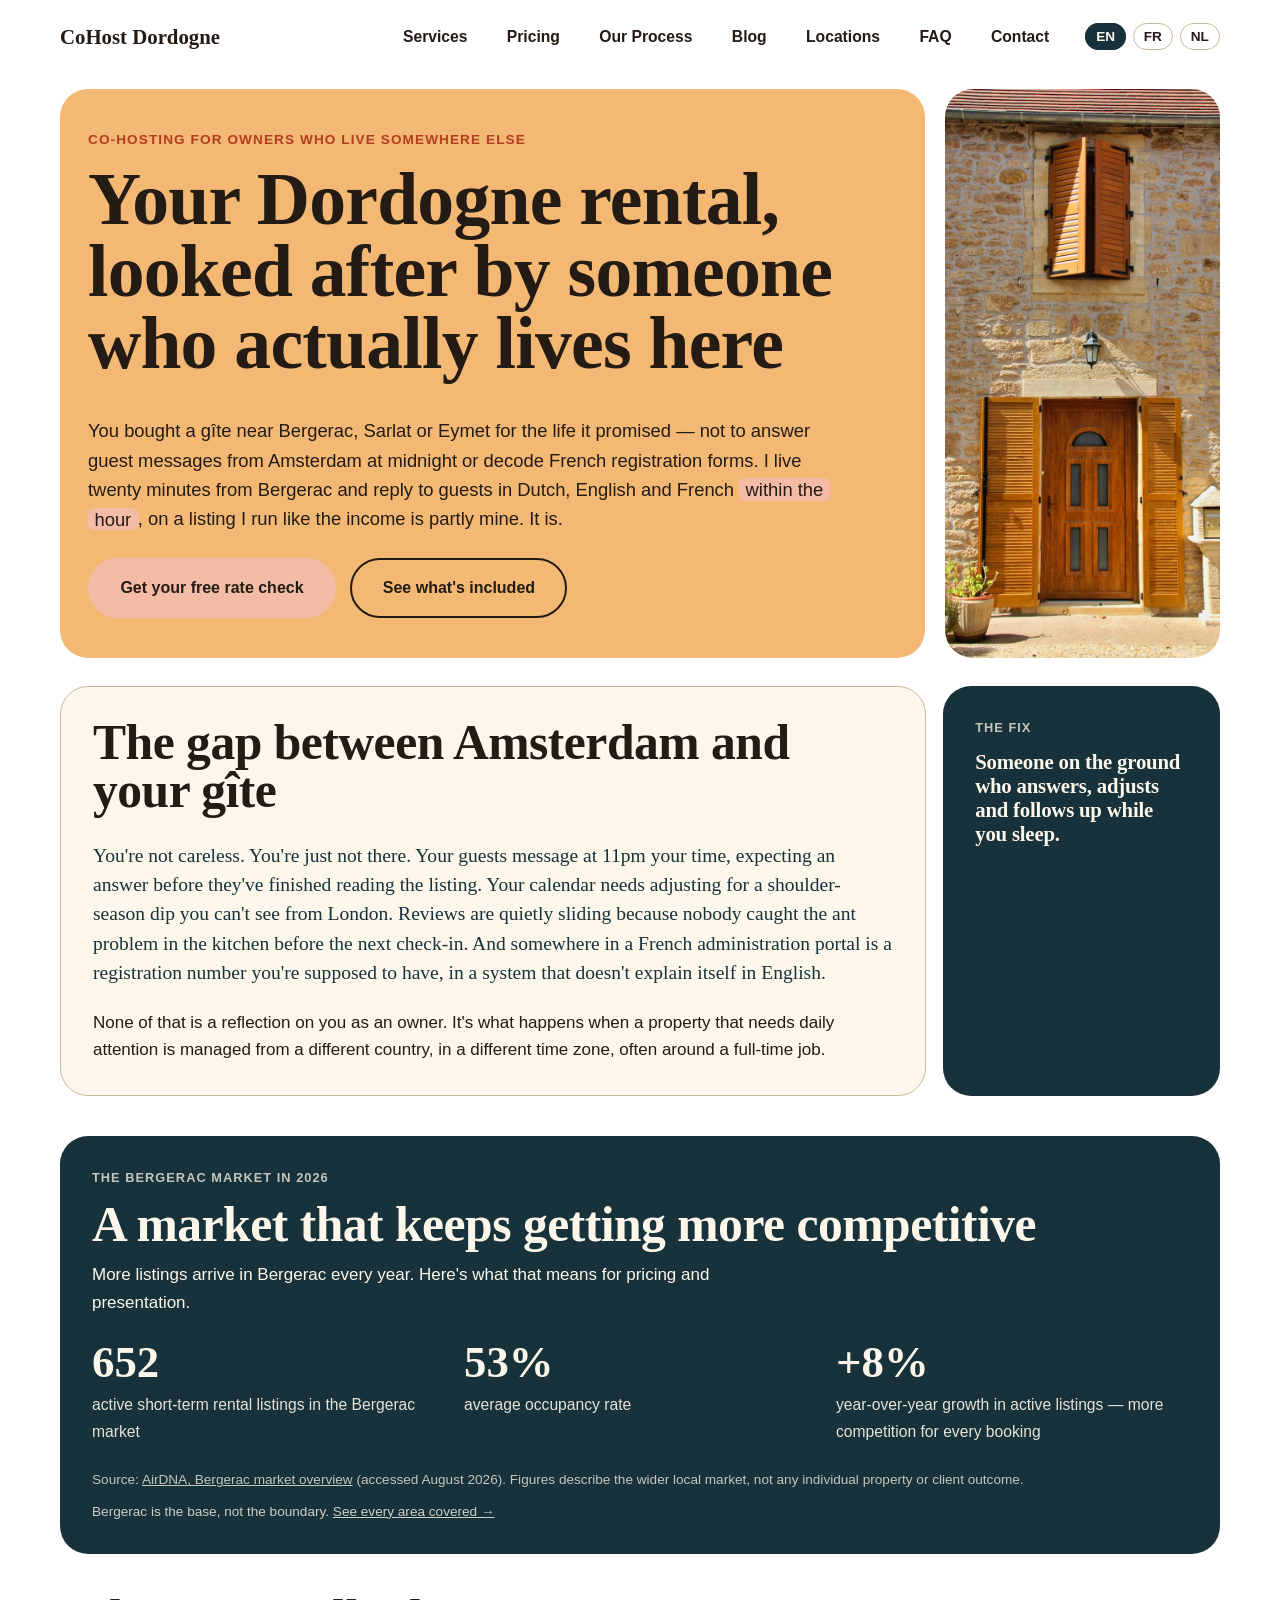
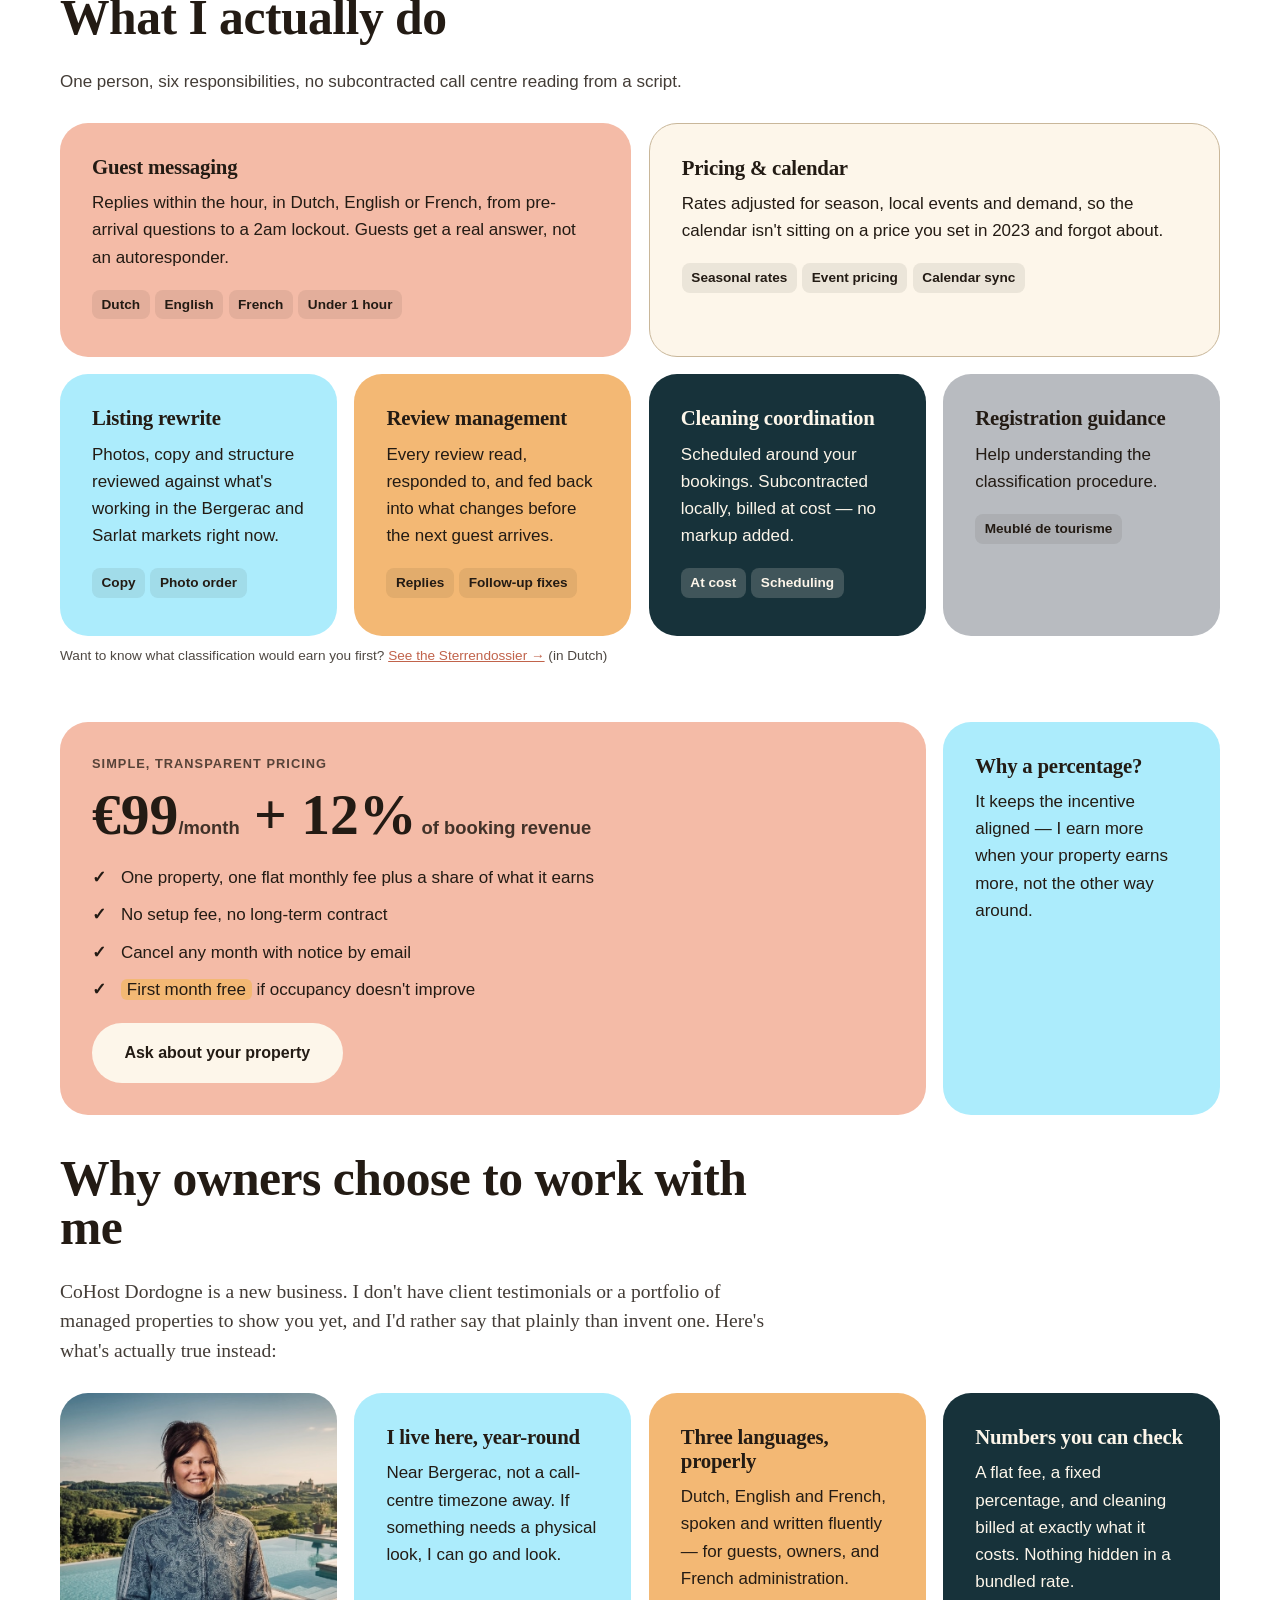
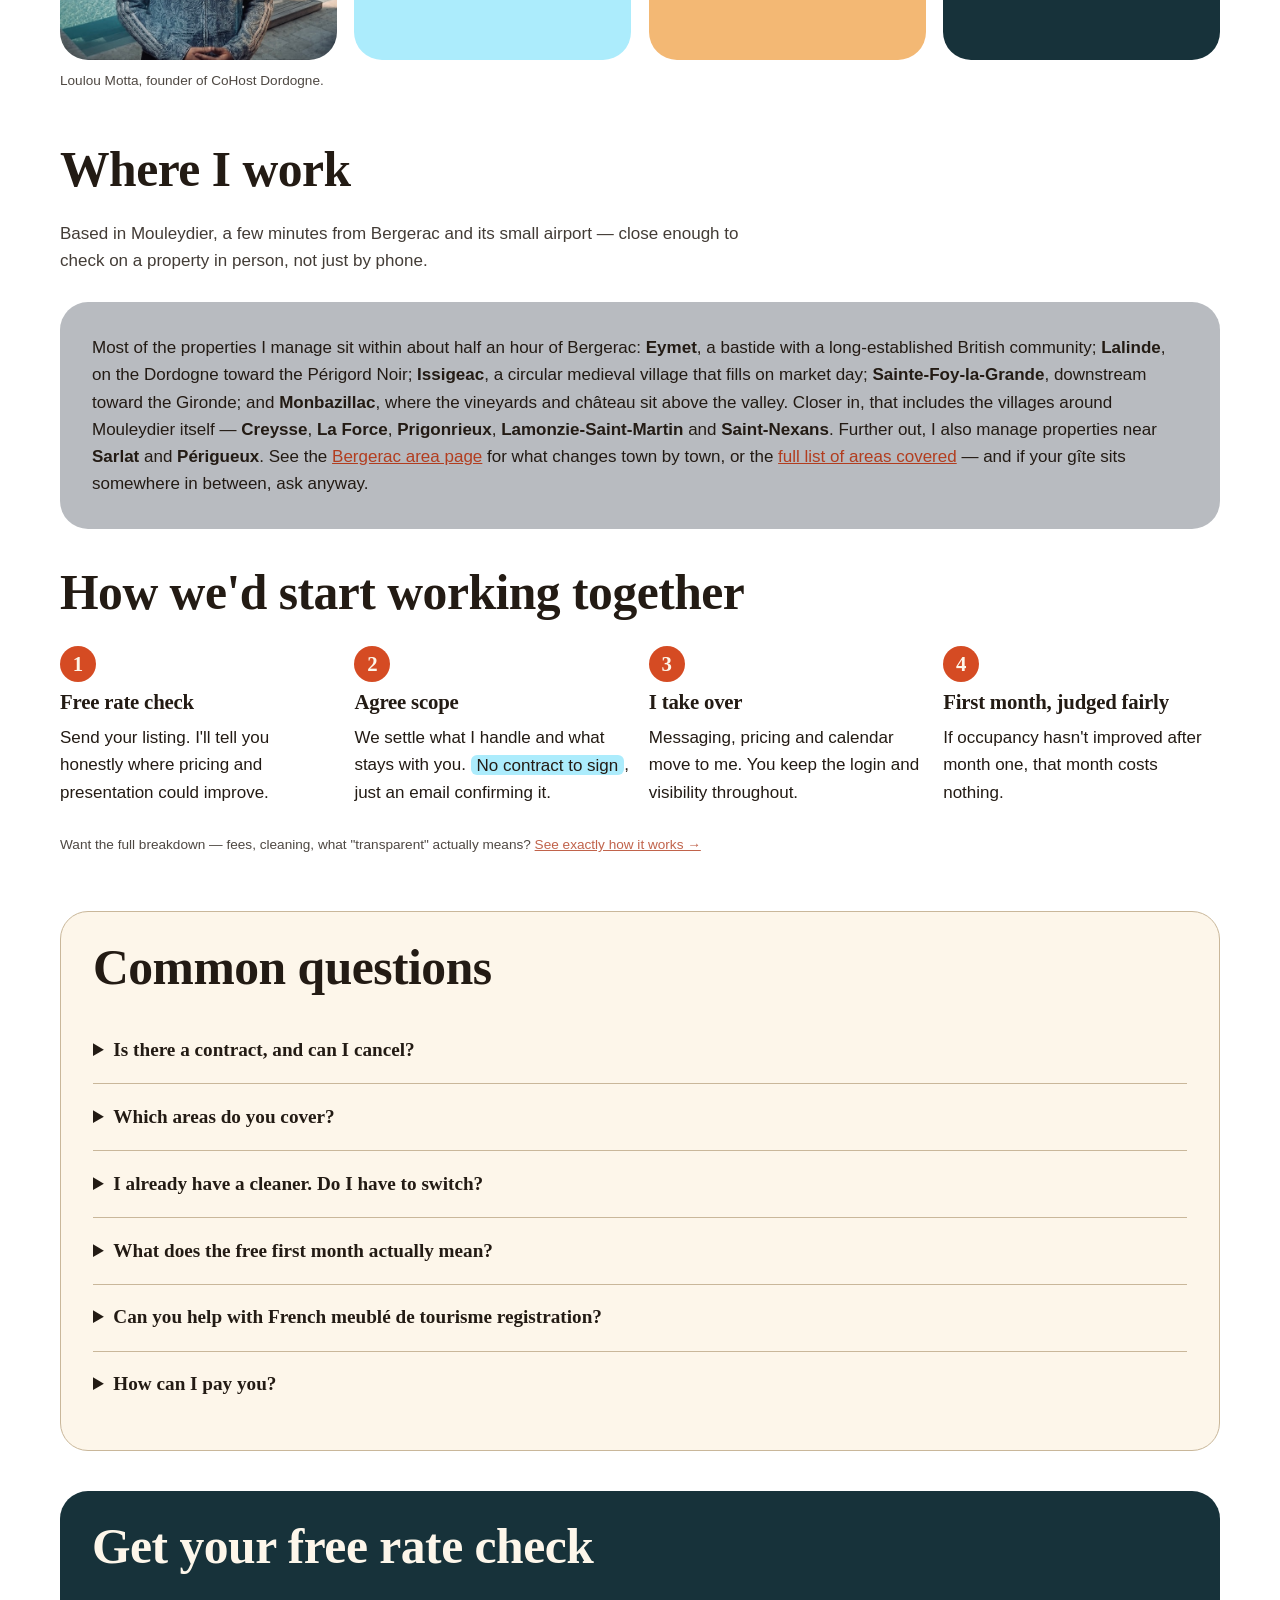
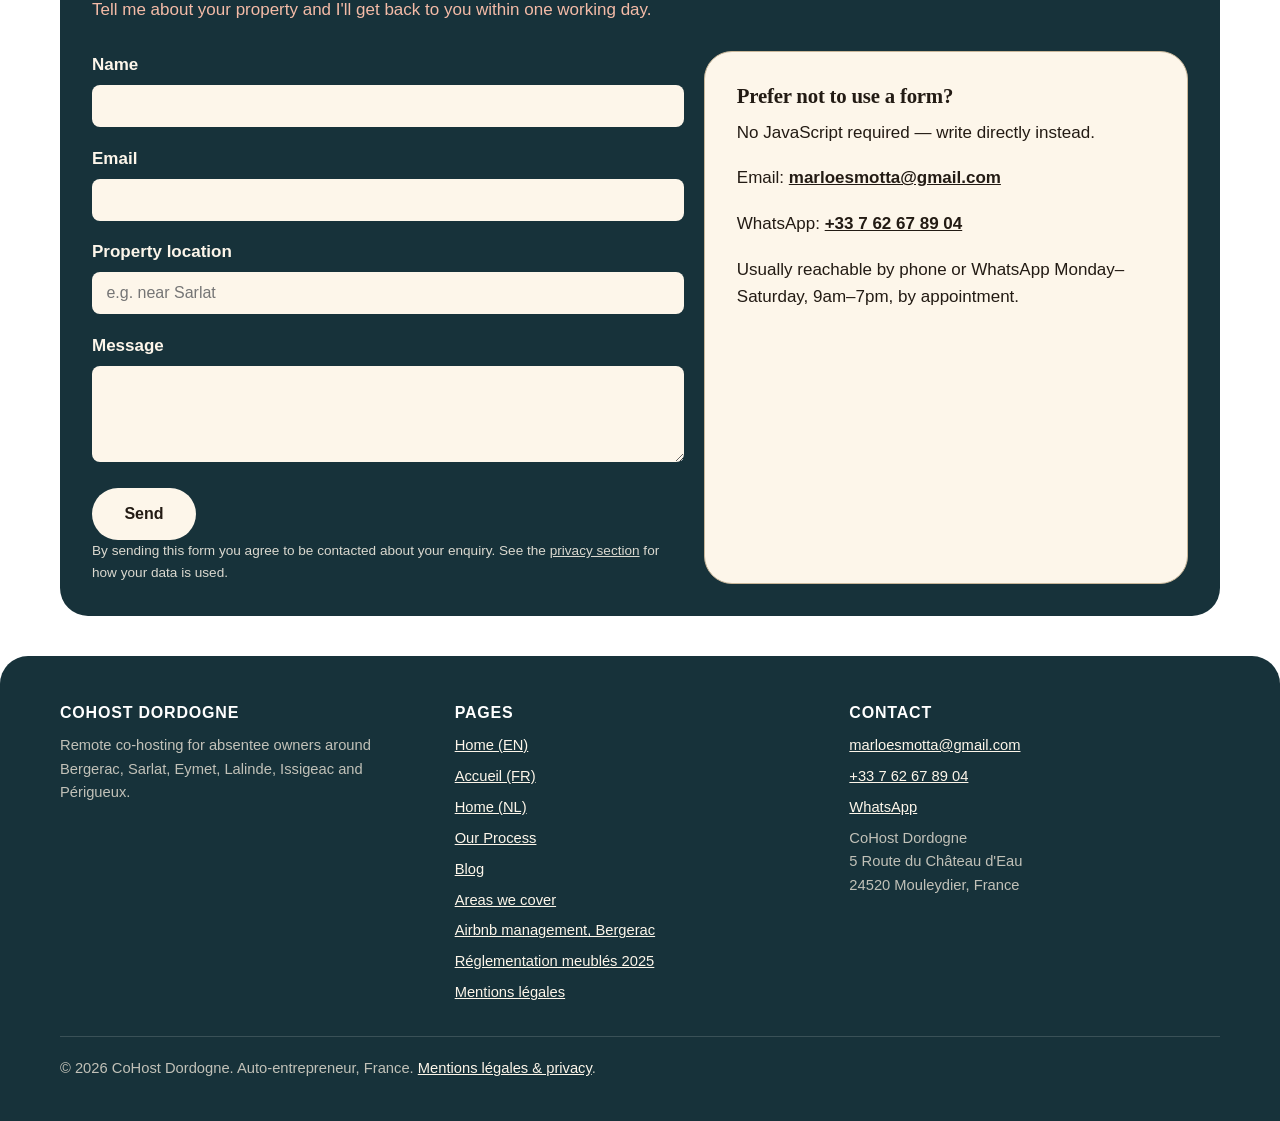
<file: index.html>
<!DOCTYPE html>
<html lang="en">
<head>
<meta charset="UTF-8">
<meta name="viewport" content="width=device-width, initial-scale=1">
<title>CoHost Dordogne – Co-Hosting for Absentee Owners</title>
<meta name="description" content="Local, trilingual co-host management for Dordogne holiday homes. Fast guest replies, transparent pricing, no contract. First month free.">
<link rel="canonical" href="https://cohostdordogne.com/">

<link rel="alternate" hreflang="en" href="https://cohostdordogne.com/">
<link rel="alternate" hreflang="fr" href="https://cohostdordogne.com/fr/">
<link rel="alternate" hreflang="nl" href="https://cohostdordogne.com/nl/">
<link rel="alternate" hreflang="x-default" href="https://cohostdordogne.com/">

<meta property="og:type" content="website">
<meta property="og:title" content="CoHost Dordogne – Co-Hosting for Absentee Owners">
<meta property="og:description" content="Local, trilingual co-host management for Dordogne holiday homes. Fast guest replies, transparent pricing, no contract.">
<meta property="og:url" content="https://cohostdordogne.com/">
<meta property="og:locale" content="en_GB">
<meta property="og:locale:alternate" content="fr_FR">
<meta property="og:locale:alternate" content="nl_NL">
<meta property="og:image" content="https://cohostdordogne.com/assets/images/hero-property.jpg">

<meta name="twitter:card" content="summary_large_image">
<meta name="twitter:title" content="CoHost Dordogne – Co-Hosting for Absentee Owners">
<meta name="twitter:description" content="Local, trilingual co-host management for Dordogne holiday homes. Fast guest replies, transparent pricing, no contract.">
<meta name="twitter:image" content="https://cohostdordogne.com/assets/images/hero-property.jpg">

<link rel="icon" href="/favicon.svg" type="image/svg+xml">
<link rel="stylesheet" href="/css/style.css">

<style>
  /* Critical, above-the-fold CSS */
  body{margin:0;font-family:-apple-system,BlinkMacSystemFont,"Segoe UI",Roboto,Helvetica,Arial,sans-serif;color:#231b14;background:#ffffff}
  .header-inner{display:flex;align-items:center;justify-content:space-between;padding:1.25rem 1.25rem 0.75rem;max-width:1200px;margin:0 auto}
  .logo{font-family:Georgia,serif;font-weight:700;font-size:1.3rem;color:#231b14;text-decoration:none}
  .hero-main{border-radius:28px;background:#f3b874;padding:2.5rem 1.75rem}
  h1{font-family:Georgia,serif;font-weight:700;color:#231b14;line-height:0.98;font-size:clamp(2.4rem,7vw,4.6rem);margin:0 0 0.5em}
</style>

<script type="application/ld+json">
{
  "@context": "https://schema.org",
  "@type": "LocalBusiness",
  "@id": "https://cohostdordogne.com/#business",
  "name": "CoHost Dordogne",
  "description": "Remote co-hosting management for absentee owners of holiday homes around Bergerac, Sarlat, Eymet, Lalinde, Issigeac and Périgueux.",
  "image": "https://cohostdordogne.com/assets/images/founder.jpg",
  "url": "https://cohostdordogne.com/",
  "telephone": "+33 7 62 67 89 04",
  "email": "marloesmotta@gmail.com",
  "priceRange": "€€",
  "currenciesAccepted": "EUR",
  "paymentAccepted": "Bank transfer, Cheque, Invoice, Credit card (Stripe)",
  "address": {
    "@type": "PostalAddress",
    "streetAddress": "5 Route du Château d'Eau",
    "addressLocality": "Mouleydier",
    "postalCode": "24520",
    "addressRegion": "Dordogne",
    "addressCountry": "FR"
  },
  "geo": {
    "@type": "GeoCoordinates",
    "latitude": 44.855,
    "longitude": 0.597
  },
  "openingHoursSpecification": [
    {
      "@type": "OpeningHoursSpecification",
      "dayOfWeek": ["Monday", "Tuesday", "Wednesday", "Thursday", "Friday", "Saturday"],
      "opens": "09:00",
      "closes": "19:00",
      "description": "By appointment — phone or WhatsApp"
    }
  ],
  "areaServed": [
    { "@type": "City", "name": "Bergerac" },
    { "@type": "City", "name": "Eymet" },
    { "@type": "City", "name": "Lalinde" },
    { "@type": "City", "name": "Issigeac" },
    { "@type": "City", "name": "Sainte-Foy-la-Grande" },
    { "@type": "City", "name": "Monbazillac" },
    { "@type": "City", "name": "Sarlat-la-Canéda" },
    { "@type": "City", "name": "Périgueux" },
    {
      "@type": "GeoCircle",
      "geoMidpoint": { "@type": "GeoCoordinates", "latitude": 44.85, "longitude": 0.48 },
      "geoRadius": "30000"
    }
  ],
  "sameAs": []
}
</script>

<script type="application/ld+json">
{
  "@context": "https://schema.org",
  "@type": "FAQPage",
  "mainEntity": [
    {
      "@type": "Question",
      "name": "Is there a contract, and can I cancel?",
      "acceptedAnswer": {
        "@type": "Answer",
        "text": "No contract. It's a month-to-month arrangement — you can cancel with a month's notice by email, no penalty and no small print."
      }
    },
    {
      "@type": "Question",
      "name": "Which areas do you cover?",
      "acceptedAnswer": {
        "@type": "Answer",
        "text": "Properties around Bergerac, Sarlat, Eymet, Lalinde, Issigeac, Périgueux and the villages between them. If you're further out, ask — I may still be able to help."
      }
    },
    {
      "@type": "Question",
      "name": "I already have a cleaner. Do I have to switch?",
      "acceptedAnswer": {
        "@type": "Answer",
        "text": "No. I'm glad to coordinate your existing cleaner's schedule around bookings. If you'd rather I arrange cleaning, it's subcontracted locally and billed to you at cost, with no markup."
      }
    },
    {
      "@type": "Question",
      "name": "What does the free first month actually mean?",
      "acceptedAnswer": {
        "@type": "Answer",
        "text": "If your occupancy hasn't improved after one full month under my management, compared with the same month the year before, that month's €99 fee is waived. No argument, no admin."
      }
    },
    {
      "@type": "Question",
      "name": "Can you help with French meublé de tourisme registration?",
      "acceptedAnswer": {
        "@type": "Answer",
        "text": "I can guide you through what the registration involves and point you to the right local office, in plain English or Dutch. I'm not a lawyer or accountant, so for formal tax or legal advice I'll point you to someone qualified."
      }
    },
    {
      "@type": "Question",
      "name": "How can I pay you?",
      "acceptedAnswer": {
        "@type": "Answer",
        "text": "Bank transfer, cheque or invoice — whichever is easiest for you. If you'd rather pay by card, I can send a Stripe payment link instead."
      }
    }
  ]
}
</script>
</head>
<body>
<a class="skip-link" href="#main">Skip to content</a>

<header class="site-header">
  <div class="header-inner">
    <a class="logo" href="/">CoHost Dordogne</a>
    <nav class="main-nav" aria-label="Main navigation">
      <ul class="nav-links">
        <li><a href="/#services">Services</a></li>
        <li><a href="/#pricing">Pricing</a></li>
        <li><a href="/our-process/">Our Process</a></li>
        <li><a href="/blog/">Blog</a></li>
        <li><a href="/airbnb-management-dordogne/">Locations</a></li>
        <li><a href="/#faq">FAQ</a></li>
        <li><a href="/#contact">Contact</a></li>
      </ul>
      <ul class="lang-switch" aria-label="Language">
        <li><a href="/" aria-current="true" lang="en" hreflang="en">EN</a></li>
        <li><a href="/fr/" lang="fr" hreflang="fr">FR</a></li>
        <li><a href="/nl/" lang="nl" hreflang="nl">NL</a></li>
      </ul>
      <details class="nav-toggle">
        <summary aria-label="Open menu">
          <span class="icon-closed dots-icon" aria-hidden="true">
            <span></span><span></span><span></span>
            <span></span><span></span><span></span>
            <span></span><span></span><span></span>
          </span>
          <span class="icon-open" aria-hidden="true">✕</span>
        </summary>
        <div class="nav-overlay">
          <ul class="overlay-links">
            <li><a href="/#services">Services</a></li>
            <li><a href="/#pricing">Pricing</a></li>
            <li><a href="/our-process/">Our Process</a></li>
            <li><a href="/blog/">Blog</a></li>
            <li><a href="/airbnb-management-dordogne/">Locations</a></li>
            <li><a href="/#faq">FAQ</a></li>
            <li><a href="/airbnb-management-bergerac/">Bergerac area</a></li>
            <li><a href="/reglementation-meubles-tourisme-2025/">Registration guide</a></li>
            <li><a href="/#contact">Contact</a></li>
          </ul>
          <ul class="lang-switch" aria-label="Language">
            <li><a href="/" aria-current="true" lang="en" hreflang="en">EN</a></li>
            <li><a href="/fr/" lang="fr" hreflang="fr">FR</a></li>
            <li><a href="/nl/" lang="nl" hreflang="nl">NL</a></li>
          </ul>
        </div>
      </details>
    </nav>
  </div>
</header>

<main id="main">

  <section class="hero">
    <div class="container">
      <div class="hero-inner">
        <div class="hero-main">
          <p class="hero-eyebrow">Co-hosting for owners who live somewhere else</p>
          <h1>Your Dordogne rental, looked after by someone who actually lives here</h1>
          <p class="hero-lede">You bought a gîte near Bergerac, Sarlat or Eymet for the life it promised — not to answer guest messages from Amsterdam at midnight or decode French registration forms. I live twenty minutes from Bergerac and reply to guests in Dutch, English and French <span class="hl">within the hour</span>, on a listing I run like the income is partly mine. It is.</p>
          <div class="hero-ctas">
            <a class="btn btn-primary" href="#contact">Get your free rate check</a>
            <a class="btn btn-secondary" href="#services">See what's included</a>
          </div>
        </div>
        <figure class="figure-placeholder hero-figure">
          <img src="/assets/images/hero-property.jpg" alt="Traditional Périgord stone house with an open wooden front door and matching shutters" loading="lazy" width="900" height="1350">
        </figure>
      </div>
    </div>
  </section>

  <section class="section">
    <div class="container">
      <div class="bento">
        <div class="block block-cream span-3">
          <h2>The gap between Amsterdam and your gîte</h2>
          <p class="accent-copy accent-copy--teal">You're not careless. You're just not there. Your guests message at 11pm your time, expecting an answer before they've finished reading the listing. Your calendar needs adjusting for a shoulder-season dip you can't see from London. Reviews are quietly sliding because nobody caught the ant problem in the kitchen before the next check-in. And somewhere in a French administration portal is a registration number you're supposed to have, in a system that doesn't explain itself in English.</p>
          <p>None of that is a reflection on you as an owner. It's what happens when a property that needs daily attention is managed from a different country, in a different time zone, often around a full-time job.</p>
        </div>
        <div class="block block-dark span-1">
          <p class="block-eyebrow">The fix</p>
          <h3>Someone on the ground who answers, adjusts and follows up while you sleep.</h3>
        </div>
      </div>
    </div>
  </section>

  <section class="section">
    <div class="container">
      <div class="bento">
        <div class="block block-dark span-4">
          <p class="block-eyebrow">The Bergerac market in 2026</p>
          <h2 style="margin-bottom:0.75rem;">A market that keeps getting more competitive</h2>
          <p style="max-width:42em;">More listings arrive in Bergerac every year. Here's what that means for pricing and presentation.</p>
          <div class="stat-block" style="margin-top:1.5rem;">
            <div>
              <span class="stat-number">652</span>
              <span class="stat-label">active short-term rental listings in the Bergerac market</span>
            </div>
            <div>
              <span class="stat-number">53%</span>
              <span class="stat-label">average occupancy rate</span>
            </div>
            <div>
              <span class="stat-number">+8%</span>
              <span class="stat-label">year-over-year growth in active listings — more competition for every booking</span>
            </div>
          </div>
          <p class="stat-source">Source: <a href="https://www.airdna.co/vacation-rental-data/app/fr/new-aquitaine/bergerac/overview">AirDNA, Bergerac market overview</a> (accessed August 2026). Figures describe the wider local market, not any individual property or client outcome.</p>
          <p class="figure-caption">Bergerac is the base, not the boundary. <a href="/airbnb-management-dordogne/">See every area covered →</a></p>
        </div>
      </div>
    </div>
  </section>

  <section id="services" class="section">
    <div class="container">
      <div class="section-intro">
        <h2>What I actually do</h2>
        <p>One person, six responsibilities, no subcontracted call centre reading from a script.</p>
      </div>
      <div class="bento">
        <div class="block block-coral span-2">
          <h3>Guest messaging</h3>
          <p>Replies within the hour, in Dutch, English or French, from pre-arrival questions to a 2am lockout. Guests get a real answer, not an autoresponder.</p>
          <div class="tag-list">
            <span class="tag-pill">Dutch</span><span class="tag-pill">English</span><span class="tag-pill">French</span><span class="tag-pill">Under 1 hour</span>
          </div>
        </div>
        <div class="block block-cream span-2">
          <h3>Pricing &amp; calendar</h3>
          <p>Rates adjusted for season, local events and demand, so the calendar isn't sitting on a price you set in 2023 and forgot about.</p>
          <div class="tag-list">
            <span class="tag-pill">Seasonal rates</span><span class="tag-pill">Event pricing</span><span class="tag-pill">Calendar sync</span>
          </div>
        </div>
        <div class="block block-sky span-1">
          <h3>Listing rewrite</h3>
          <p>Photos, copy and structure reviewed against what's working in the Bergerac and Sarlat markets right now.</p>
          <div class="tag-list">
            <span class="tag-pill">Copy</span><span class="tag-pill">Photo order</span>
          </div>
        </div>
        <div class="block block-apricot span-1">
          <h3>Review management</h3>
          <p>Every review read, responded to, and fed back into what changes before the next guest arrives.</p>
          <div class="tag-list">
            <span class="tag-pill">Replies</span><span class="tag-pill">Follow-up fixes</span>
          </div>
        </div>
        <div class="block block-dark span-1">
          <h3>Cleaning coordination</h3>
          <p>Scheduled around your bookings. Subcontracted locally, billed at cost — no markup added.</p>
          <div class="tag-list">
            <span class="tag-pill">At cost</span><span class="tag-pill">Scheduling</span>
          </div>
        </div>
        <div class="block block-mist span-1">
          <h3>Registration guidance</h3>
          <p>Help understanding the classification procedure.</p>
          <div class="tag-list">
            <span class="tag-pill">Meublé de tourisme</span>
          </div>
        </div>
      </div>
      <p class="figure-caption">Want to know what classification would earn you first? <a href="/sterrendossier/" lang="nl" hreflang="nl">See the Sterrendossier →</a> (in Dutch)</p>
    </div>
  </section>

  <section id="pricing" class="section">
    <div class="container">
      <div class="bento">
        <div class="block block-coral span-3">
          <p class="block-eyebrow">Simple, transparent pricing</p>
          <p class="price-figure">€99<span>/month</span> + 12%<span> of booking revenue</span></p>
          <ul class="pricing-list">
            <li>One property, one flat monthly fee plus a share of what it earns</li>
            <li>No setup fee, no long-term contract</li>
            <li>Cancel any month with notice by email</li>
            <li><span class="hl hl-apricot">First month free</span> if occupancy doesn't improve</li>
          </ul>
          <a class="btn btn-on-dark" href="#contact">Ask about your property</a>
        </div>
        <div class="block block-sky span-1">
          <h3>Why a percentage?</h3>
          <p>It keeps the incentive aligned — I earn more when your property earns more, not the other way around.</p>
        </div>
      </div>
    </div>
  </section>

  <section class="section">
    <div class="container">
      <div class="section-intro">
        <h2>Why owners choose to work with me</h2>
        <p class="accent-copy accent-copy--coral">CoHost Dordogne is a new business. I don't have client testimonials or a portfolio of managed properties to show you yet, and I'd rather say that plainly than invent one. Here's what's actually true instead:</p>
      </div>
      <div class="bento">
        <figure class="figure-placeholder block block-flush block-mist span-1">
          <img src="/assets/images/founder.jpg" alt="Loulou Motta, founder of CoHost Dordogne, standing by a pool overlooking the Dordogne valley" loading="lazy" width="658" height="635">
        </figure>
        <div class="block block-sky span-1">
          <h3>I live here, year-round</h3>
          <p>Near Bergerac, not a call-centre timezone away. If something needs a physical look, I can go and look.</p>
        </div>
        <div class="block block-apricot span-1">
          <h3>Three languages, properly</h3>
          <p>Dutch, English and French, spoken and written fluently — for guests, owners, and French administration.</p>
        </div>
        <div class="block block-dark span-1">
          <h3>Numbers you can check</h3>
          <p>A flat fee, a fixed percentage, and cleaning billed at exactly what it costs. Nothing hidden in a bundled rate.</p>
        </div>
      </div>
      <p class="figure-caption">Loulou Motta, founder of CoHost Dordogne.</p>
    </div>
  </section>

  <section id="service-area" class="section">
    <div class="container">
      <div class="section-intro">
        <h2>Where I work</h2>
        <p>Based in Mouleydier, a few minutes from Bergerac and its small airport — close enough to check on a property in person, not just by phone.</p>
      </div>
      <div class="bento">
        <div class="block block-mist span-4">
          <p>Most of the properties I manage sit within about half an hour of Bergerac: <strong>Eymet</strong>, a bastide with a long-established British community; <strong>Lalinde</strong>, on the Dordogne toward the Périgord Noir; <strong>Issigeac</strong>, a circular medieval village that fills on market day; <strong>Sainte-Foy-la-Grande</strong>, downstream toward the Gironde; and <strong>Monbazillac</strong>, where the vineyards and château sit above the valley. Closer in, that includes the villages around Mouleydier itself — <strong>Creysse</strong>, <strong>La Force</strong>, <strong>Prigonrieux</strong>, <strong>Lamonzie-Saint-Martin</strong> and <strong>Saint-Nexans</strong>. Further out, I also manage properties near <strong>Sarlat</strong> and <strong>Périgueux</strong>. See the <a href="/airbnb-management-bergerac/">Bergerac area page</a> for what changes town by town, or the <a href="/airbnb-management-dordogne/">full list of areas covered</a> — and if your gîte sits somewhere in between, ask anyway.</p>
        </div>
      </div>
    </div>
  </section>

  <section class="section">
    <div class="container">
      <div class="section-intro">
        <h2>How we'd start working together</h2>
      </div>
      <ol class="steps">
        <li><h3>Free rate check</h3><p>Send your listing. I'll tell you honestly where pricing and presentation could improve.</p></li>
        <li><h3>Agree scope</h3><p>We settle what I handle and what stays with you. <span class="hl hl-sky">No contract to sign</span>, just an email confirming it.</p></li>
        <li><h3>I take over</h3><p>Messaging, pricing and calendar move to me. You keep the login and visibility throughout.</p></li>
        <li><h3>First month, judged fairly</h3><p>If occupancy hasn't improved after month one, that month costs nothing.</p></li>
      </ol>
      <p class="figure-caption">Want the full breakdown — fees, cleaning, what "transparent" actually means? <a href="/our-process/">See exactly how it works →</a></p>
    </div>
  </section>

  <section id="faq" class="section">
    <div class="container">
      <div class="block block-cream">
        <div class="section-intro" style="margin-bottom:1rem;">
          <h2>Common questions</h2>
        </div>
        <div>
          <details class="faq-item">
            <summary>Is there a contract, and can I cancel?</summary>
            <p>No contract. It's month-to-month — cancel with a month's notice by email, no penalty and no small print.</p>
          </details>
          <details class="faq-item">
            <summary>Which areas do you cover?</summary>
            <p>Properties around Bergerac, Sarlat, Eymet, Lalinde, Issigeac, Périgueux and the villages between them. Further out? Ask anyway.</p>
          </details>
          <details class="faq-item">
            <summary>I already have a cleaner. Do I have to switch?</summary>
            <p>No. I'll happily coordinate your existing cleaner's schedule around bookings. If you'd rather I arrange it, cleaning is subcontracted locally and billed to you at cost, with no markup.</p>
          </details>
          <details class="faq-item">
            <summary>What does the free first month actually mean?</summary>
            <p>If occupancy hasn't improved after one full month under my management, compared with the same month the year before, that month's €99 fee is <span class="hl">waived</span>. No argument, no admin.</p>
          </details>
          <details class="faq-item">
            <summary>Can you help with French meublé de tourisme registration?</summary>
            <p>I can guide you through what the registration involves and point you to the right local office, in plain English or Dutch. I'm not a lawyer or accountant — for formal tax or legal advice I'll point you to someone qualified. See the <a href="/reglementation-meubles-tourisme-2025/">registration guide</a> for the details.</p>
          </details>
          <details class="faq-item">
            <summary>How can I pay you?</summary>
            <p>Bank transfer, cheque or invoice — whichever is easiest for you. If you'd rather pay by card, I can send a Stripe payment link instead.</p>
          </details>
        </div>
      </div>
    </div>
  </section>

  <section id="contact" class="section">
    <div class="container">
      <div class="bento">
        <div class="block block-dark span-4">
          <div class="section-intro">
            <h2>Get your free rate check</h2>
            <p>Tell me about your property and I'll get back to you within one working day.</p>
          </div>
          <div class="contact-grid">
            <!--
              FORM ENDPOINT: change the single "action" value below to point this
              form at any form backend (Formspree, Basin, Getform, your own
              script, etc). Documented in README.md under "Swapping the contact
              form endpoint".
            -->
            <form class="contact-form" action="[PLACEHOLDER: FORM ENDPOINT URL]" method="POST">
              <div class="form-field">
                <label for="name">Name</label>
                <input type="text" id="name" name="name" required autocomplete="name">
              </div>
              <div class="form-field">
                <label for="email">Email</label>
                <input type="email" id="email" name="email" required autocomplete="email">
              </div>
              <div class="form-field">
                <label for="location">Property location</label>
                <input type="text" id="location" name="location" placeholder="e.g. near Sarlat">
              </div>
              <div class="form-field">
                <label for="message">Message</label>
                <textarea id="message" name="message" rows="4" required></textarea>
              </div>
              <button class="btn btn-on-dark" type="submit">Send</button>
              <p class="form-note">By sending this form you agree to be contacted about your enquiry. See the <a href="/mentions-legales/">privacy section</a> for how your data is used.</p>
            </form>
            <div class="block block-cream fallback-contact">
              <h3>Prefer not to use a form?</h3>
              <p>No JavaScript required — write directly instead.</p>
              <p>Email: <a href="mailto:marloesmotta@gmail.com">marloesmotta@gmail.com</a></p>
              <p>WhatsApp: <a href="https://wa.me/33762678904">+33 7 62 67 89 04</a></p>
              <p>Usually reachable by phone or WhatsApp Monday–Saturday, 9am–7pm, by appointment.</p>
            </div>
          </div>
        </div>
      </div>
    </div>
  </section>

</main>

<footer class="site-footer">
  <div class="container">
    <div class="footer-grid">
      <div>
        <h3>CoHost Dordogne</h3>
        <p>Remote co-hosting for absentee owners around Bergerac, Sarlat, Eymet, Lalinde, Issigeac and Périgueux.</p>
      </div>
      <div>
        <h3>Pages</h3>
        <ul>
          <li><a href="/">Home (EN)</a></li>
          <li><a href="/fr/">Accueil (FR)</a></li>
          <li><a href="/nl/">Home (NL)</a></li>
          <li><a href="/our-process/">Our Process</a></li>
          <li><a href="/blog/">Blog</a></li>
          <li><a href="/airbnb-management-dordogne/">Areas we cover</a></li>
          <li><a href="/airbnb-management-bergerac/">Airbnb management, Bergerac</a></li>
          <li><a href="/reglementation-meubles-tourisme-2025/">Réglementation meublés 2025</a></li>
          <li><a href="/mentions-legales/">Mentions légales</a></li>
        </ul>
      </div>
      <div>
        <h3>Contact</h3>
        <ul>
          <li><a href="mailto:marloesmotta@gmail.com">marloesmotta@gmail.com</a></li>
          <li><a href="tel:+33762678904">+33 7 62 67 89 04</a></li>
          <li><a href="https://wa.me/33762678904">WhatsApp</a></li>
        </ul>
        <address>CoHost Dordogne<br>5 Route du Château d'Eau<br>24520 Mouleydier, France</address>
      </div>
    </div>
    <div class="footer-bottom">
      <p>© 2026 CoHost Dordogne. Auto-entrepreneur, France. <a href="/mentions-legales/">Mentions légales &amp; privacy</a>.</p>
    </div>
  </div>
</footer>

</body>
</html>
</file>
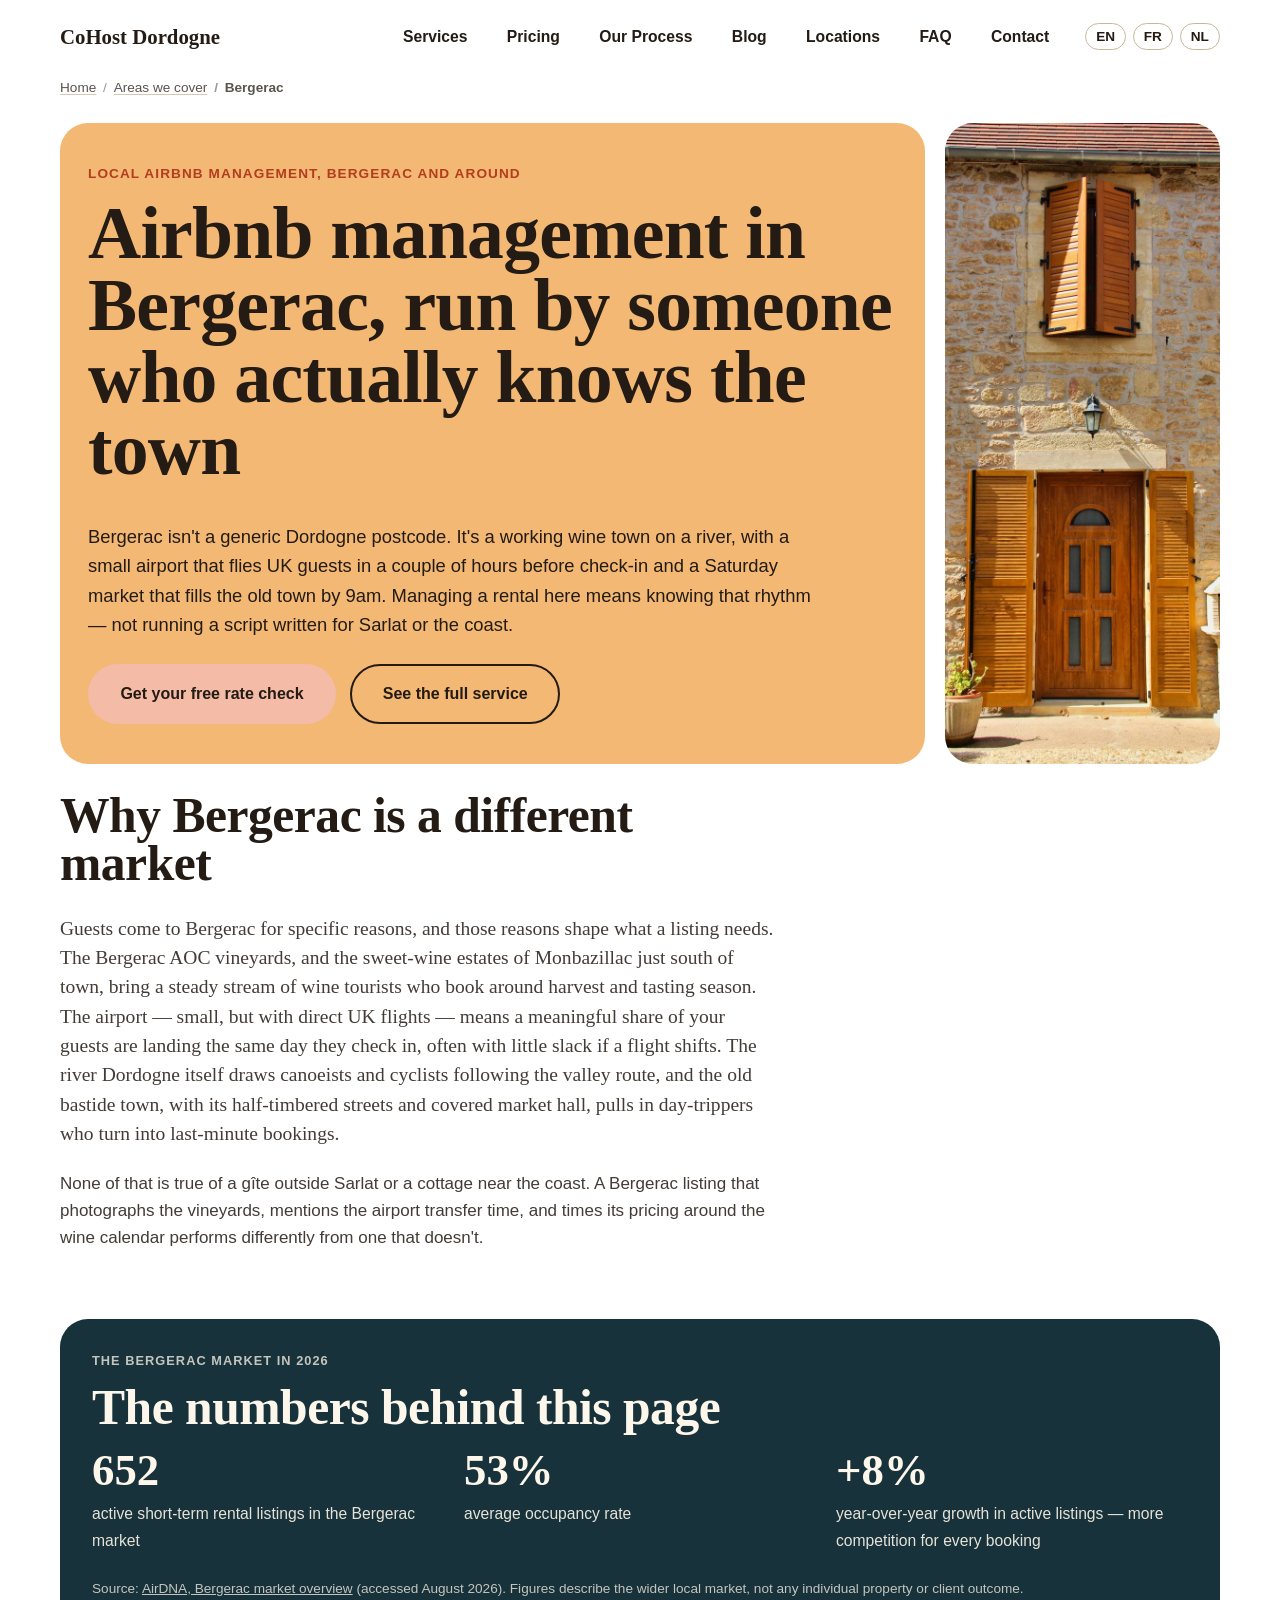
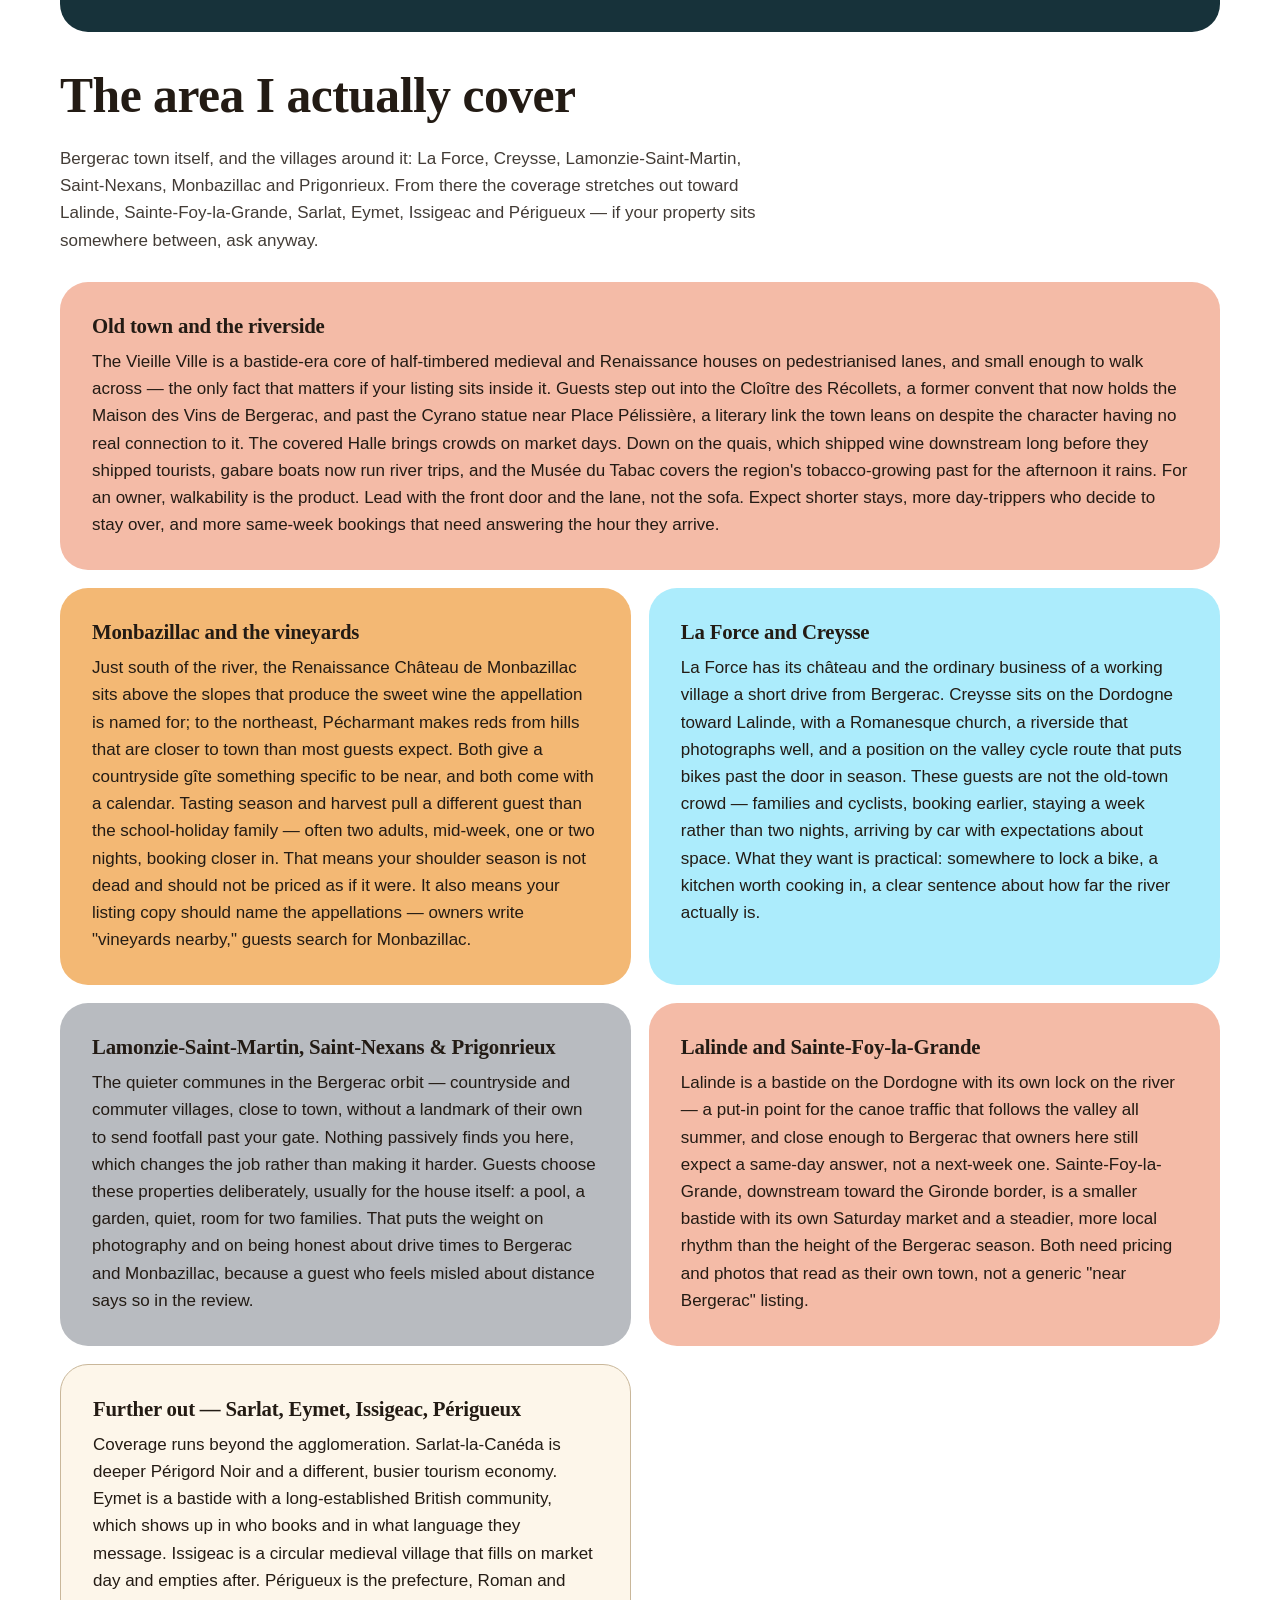
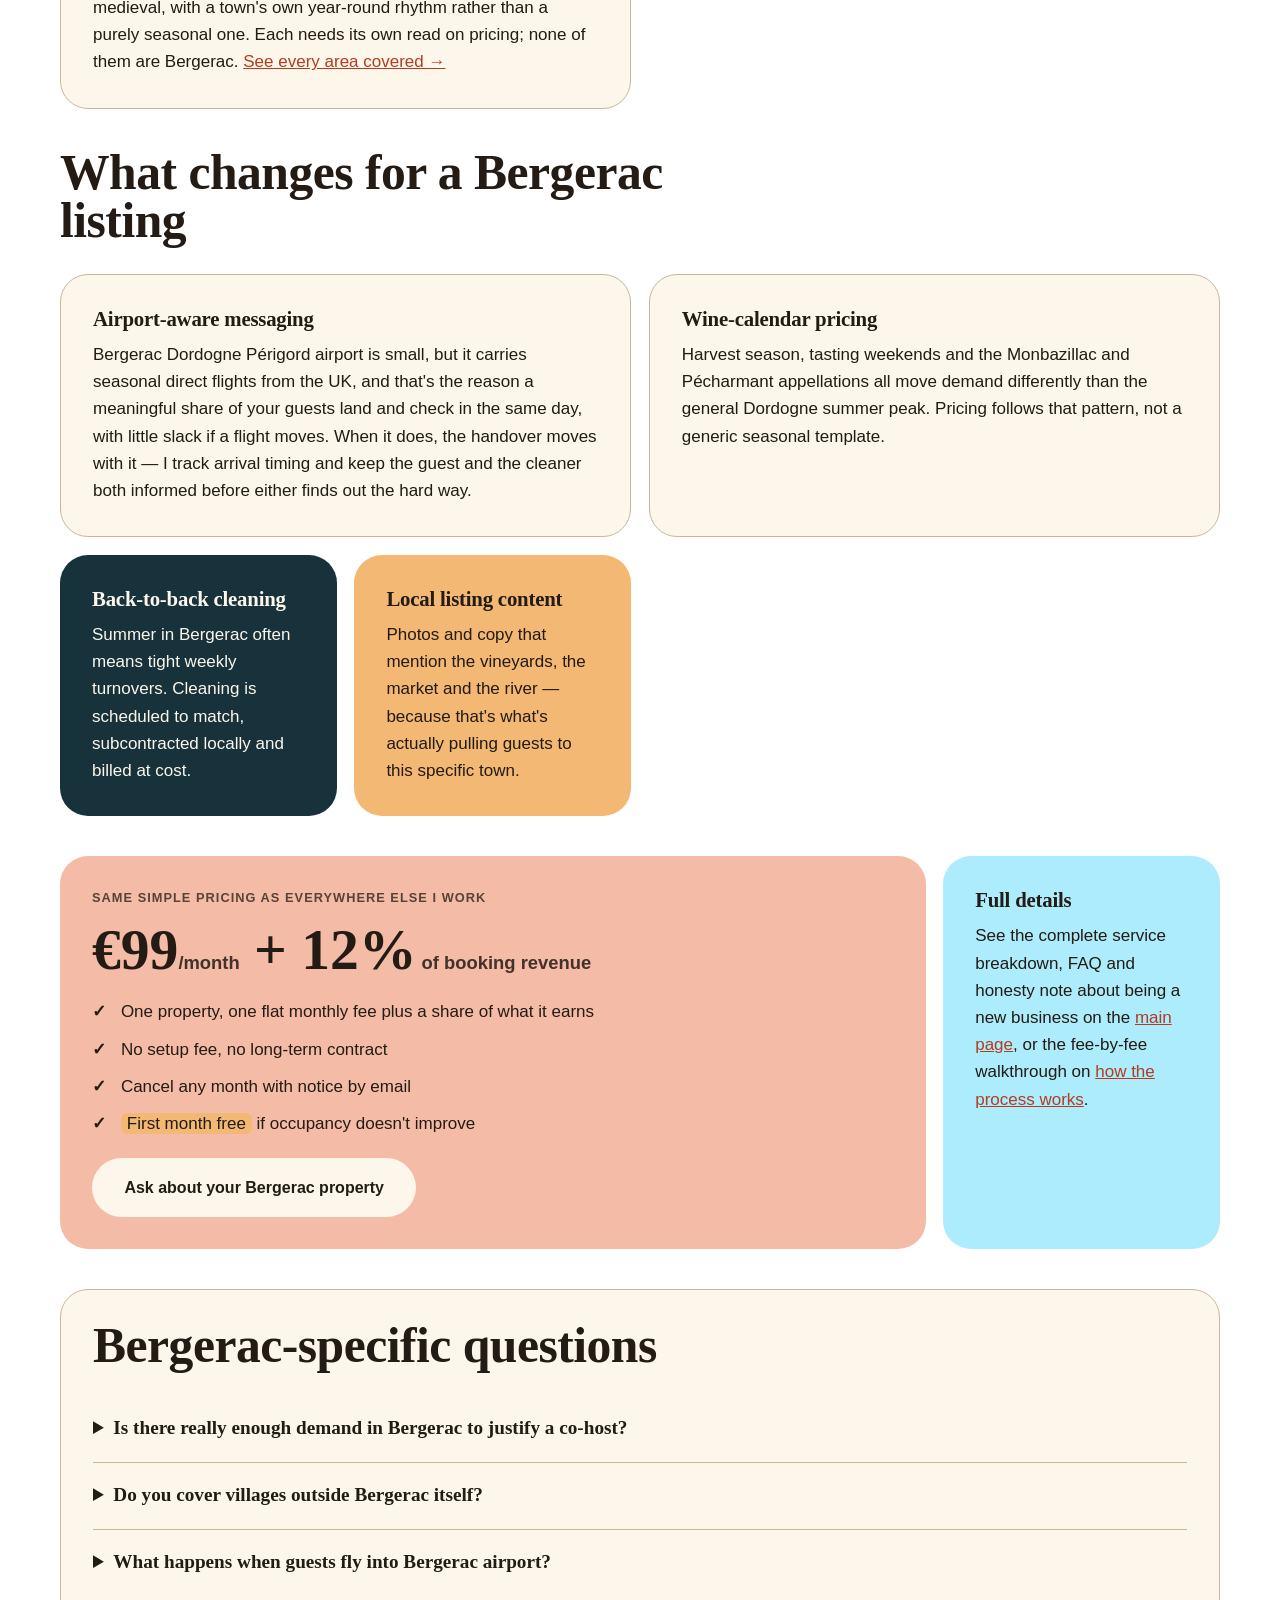
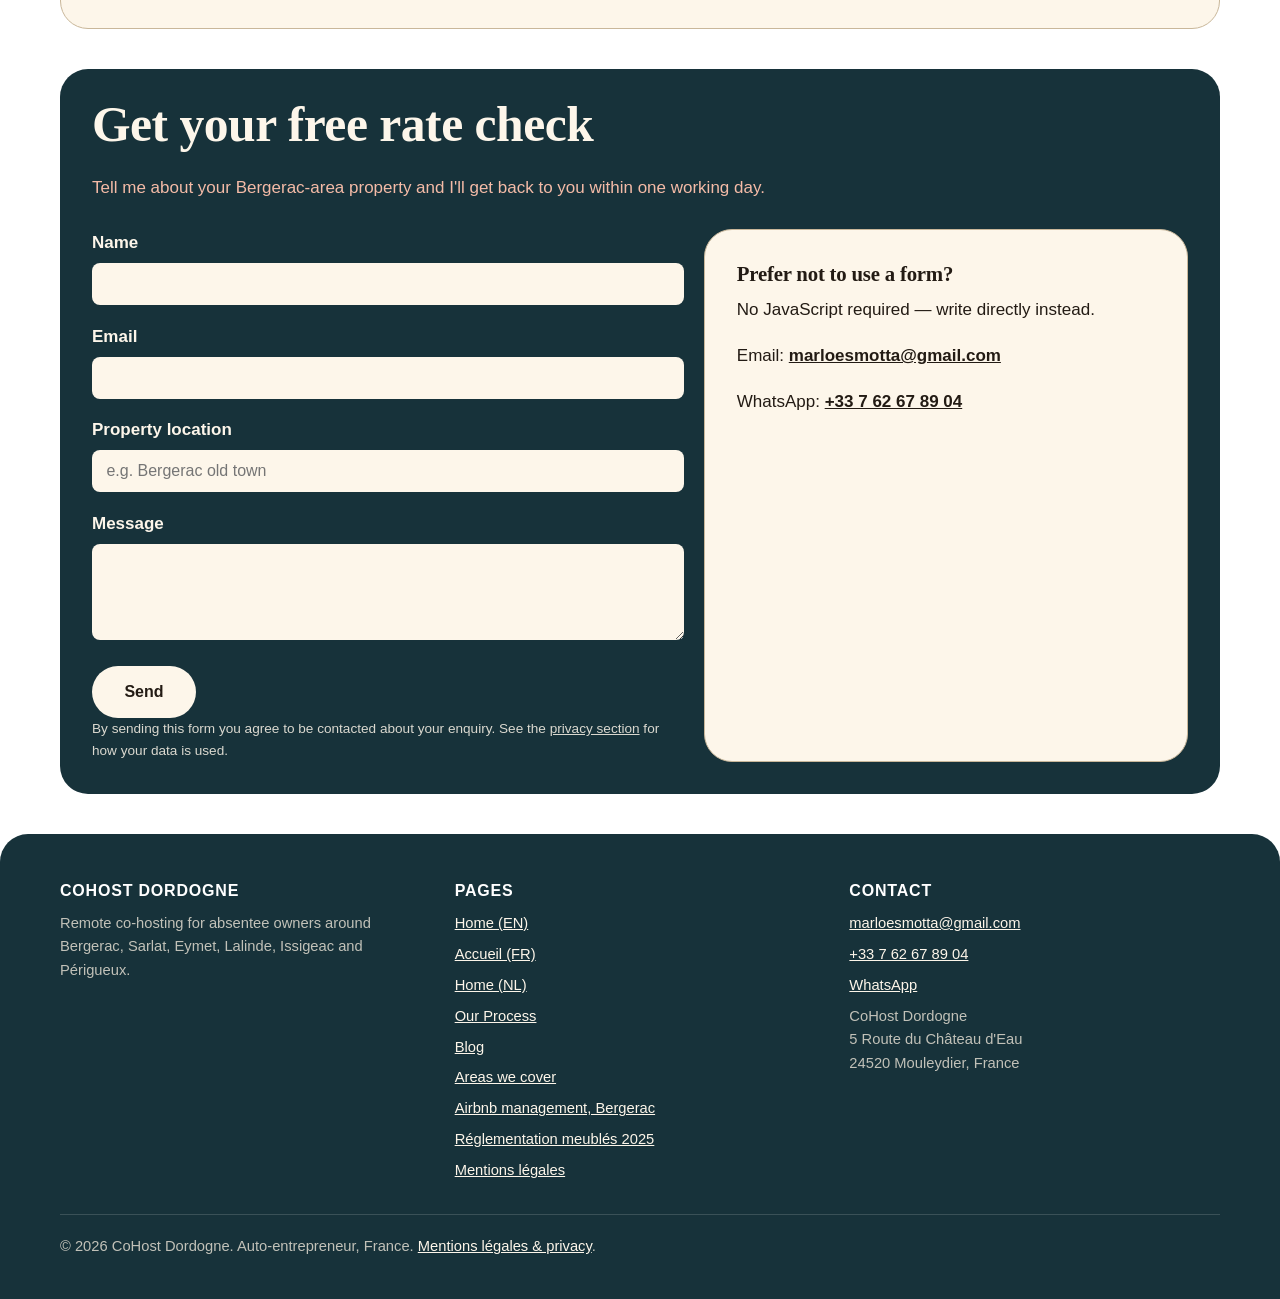
<file: airbnb-management-bergerac/index.html>
<!DOCTYPE html>
<html lang="en">
<head>
<meta charset="UTF-8">
<meta name="viewport" content="width=device-width, initial-scale=1">
<title>Airbnb Management Bergerac – CoHost Dordogne</title>
<meta name="description" content="Local Airbnb and holiday-let management in Bergerac and the surrounding villages. Fast guest replies, fair pricing, no contract, first month free.">
<link rel="canonical" href="https://cohostdordogne.com/airbnb-management-bergerac/">

<meta property="og:type" content="website">
<meta property="og:title" content="Airbnb Management Bergerac – CoHost Dordogne">
<meta property="og:description" content="Local Airbnb and holiday-let management in Bergerac and the surrounding villages. Fast guest replies, fair pricing, no contract.">
<meta property="og:url" content="https://cohostdordogne.com/airbnb-management-bergerac/">
<meta property="og:locale" content="en_GB">
<meta property="og:image" content="https://cohostdordogne.com/assets/images/hero-property.jpg">

<meta name="twitter:card" content="summary_large_image">
<meta name="twitter:title" content="Airbnb Management Bergerac – CoHost Dordogne">
<meta name="twitter:description" content="Local Airbnb and holiday-let management in Bergerac and the surrounding villages. Fast guest replies, fair pricing, no contract.">
<meta name="twitter:image" content="https://cohostdordogne.com/assets/images/hero-property.jpg">

<link rel="icon" href="/favicon.svg" type="image/svg+xml">
<link rel="stylesheet" href="/css/style.css">

<style>
  body{margin:0;font-family:-apple-system,BlinkMacSystemFont,"Segoe UI",Roboto,Helvetica,Arial,sans-serif;color:#231b14;background:#ffffff}
  .header-inner{display:flex;align-items:center;justify-content:space-between;padding:1.25rem 1.25rem 0.75rem;max-width:1200px;margin:0 auto}
  .logo{font-family:Georgia,serif;font-weight:700;font-size:1.3rem;color:#231b14;text-decoration:none}
  .hero-main{border-radius:28px;background:#f3b874;padding:2.5rem 1.75rem}
  h1{font-family:Georgia,serif;font-weight:700;color:#231b14;line-height:0.98;font-size:clamp(2.4rem,7vw,4.6rem);margin:0 0 0.5em}
</style>

<script type="application/ld+json">
{
  "@context": "https://schema.org",
  "@type": "LocalBusiness",
  "@id": "https://cohostdordogne.com/#business",
  "name": "CoHost Dordogne",
  "description": "Remote co-hosting and Airbnb management for owners of short-term rentals in Bergerac and the surrounding Dordogne countryside.",
  "image": "https://cohostdordogne.com/assets/images/founder.jpg",
  "url": "https://cohostdordogne.com/airbnb-management-bergerac/",
  "telephone": "+33 7 62 67 89 04",
  "email": "marloesmotta@gmail.com",
  "priceRange": "€€",
  "currenciesAccepted": "EUR",
  "paymentAccepted": "Bank transfer, Cheque, Invoice, Credit card (Stripe)",
  "address": {
    "@type": "PostalAddress",
    "streetAddress": "5 Route du Château d'Eau",
    "addressLocality": "Mouleydier",
    "postalCode": "24520",
    "addressRegion": "Dordogne",
    "addressCountry": "FR"
  },
  "geo": {
    "@type": "GeoCoordinates",
    "latitude": 44.855,
    "longitude": 0.597
  },
  "openingHoursSpecification": [
    {
      "@type": "OpeningHoursSpecification",
      "dayOfWeek": ["Monday", "Tuesday", "Wednesday", "Thursday", "Friday", "Saturday"],
      "opens": "09:00",
      "closes": "19:00",
      "description": "By appointment — phone or WhatsApp"
    }
  ],
  "areaServed": [
    { "@type": "City", "name": "Bergerac" },
    { "@type": "City", "name": "La Force" },
    { "@type": "City", "name": "Creysse" },
    { "@type": "City", "name": "Lamonzie-Saint-Martin" },
    { "@type": "City", "name": "Saint-Nexans" },
    { "@type": "City", "name": "Monbazillac" },
    { "@type": "City", "name": "Prigonrieux" },
    { "@type": "City", "name": "Eymet" },
    { "@type": "City", "name": "Lalinde" },
    { "@type": "City", "name": "Issigeac" },
    { "@type": "City", "name": "Sainte-Foy-la-Grande" },
    {
      "@type": "GeoCircle",
      "geoMidpoint": { "@type": "GeoCoordinates", "latitude": 44.85, "longitude": 0.48 },
      "geoRadius": "30000"
    }
  ],
  "sameAs": []
}
</script>

<script type="application/ld+json">
{
  "@context": "https://schema.org",
  "@type": "FAQPage",
  "mainEntity": [
    {
      "@type": "Question",
      "name": "Is there really enough demand in Bergerac to justify a co-host?",
      "acceptedAnswer": {
        "@type": "Answer",
        "text": "The Bergerac market has 652 active short-term rental listings and average occupancy around 53%, per AirDNA — enough volume that pricing and response time genuinely move the needle, and enough competition that a dated listing gets buried."
      }
    },
    {
      "@type": "Question",
      "name": "Do you cover villages outside Bergerac itself?",
      "acceptedAnswer": {
        "@type": "Answer",
        "text": "Yes — La Force, Creysse, Lamonzie-Saint-Martin, Saint-Nexans, Monbazillac, Prigonrieux and the wider countryside around Bergerac, as well as further out toward Sarlat, Eymet, Issigeac and Périgueux."
      }
    },
    {
      "@type": "Question",
      "name": "What happens when guests fly into Bergerac airport?",
      "acceptedAnswer": {
        "@type": "Answer",
        "text": "Bergerac's airport brings guests in on direct flights from the UK, often landing a couple of hours before check-in. I handle the pre-arrival messages and any last-minute changes so the handover stays smooth even on a tight flight schedule."
      }
    }
  ]
}
</script>

<script type="application/ld+json">
{
  "@context": "https://schema.org",
  "@type": "BreadcrumbList",
  "itemListElement": [
    { "@type": "ListItem", "position": 1, "name": "Home", "item": "https://cohostdordogne.com/" },
    { "@type": "ListItem", "position": 2, "name": "Areas we cover", "item": "https://cohostdordogne.com/airbnb-management-dordogne/" },
    { "@type": "ListItem", "position": 3, "name": "Bergerac", "item": "https://cohostdordogne.com/airbnb-management-bergerac/" }
  ]
}
</script>
</head>
<body>
<a class="skip-link" href="#main">Skip to content</a>

<header class="site-header">
  <div class="header-inner">
    <a class="logo" href="/">CoHost Dordogne</a>
    <nav class="main-nav" aria-label="Main navigation">
      <ul class="nav-links">
        <li><a href="/#services">Services</a></li>
        <li><a href="/#pricing">Pricing</a></li>
        <li><a href="/our-process/">Our Process</a></li>
        <li><a href="/blog/">Blog</a></li>
        <li><a href="/airbnb-management-dordogne/">Locations</a></li>
        <li><a href="/#faq">FAQ</a></li>
        <li><a href="/#contact">Contact</a></li>
      </ul>
      <ul class="lang-switch" aria-label="Language">
        <li><a href="/" lang="en" hreflang="en">EN</a></li>
        <li><a href="/fr/" lang="fr" hreflang="fr">FR</a></li>
        <li><a href="/nl/" lang="nl" hreflang="nl">NL</a></li>
      </ul>
      <details class="nav-toggle">
        <summary aria-label="Open menu">
          <span class="icon-closed dots-icon" aria-hidden="true">
            <span></span><span></span><span></span>
            <span></span><span></span><span></span>
            <span></span><span></span><span></span>
          </span>
          <span class="icon-open" aria-hidden="true">✕</span>
        </summary>
        <div class="nav-overlay">
          <ul class="overlay-links">
            <li><a href="/#services">Services</a></li>
            <li><a href="/#pricing">Pricing</a></li>
            <li><a href="/our-process/">Our Process</a></li>
            <li><a href="/blog/">Blog</a></li>
            <li><a href="/airbnb-management-dordogne/">Locations</a></li>
            <li><a href="/#faq">FAQ</a></li>
            <li><a href="/#contact">Contact</a></li>
          </ul>
          <ul class="lang-switch" aria-label="Language">
            <li><a href="/" lang="en" hreflang="en">EN</a></li>
            <li><a href="/fr/" lang="fr" hreflang="fr">FR</a></li>
            <li><a href="/nl/" lang="nl" hreflang="nl">NL</a></li>
          </ul>
        </div>
      </details>
    </nav>
  </div>
</header>

<nav class="breadcrumb-nav" aria-label="Breadcrumb">
  <ol class="breadcrumb-list">
    <li><a href="/">Home</a></li>
    <li><a href="/airbnb-management-dordogne/">Areas we cover</a></li>
    <li aria-current="page">Bergerac</li>
  </ol>
</nav>

<main id="main">

  <section class="hero">
    <div class="container">
      <div class="hero-inner">
        <div class="hero-main">
          <p class="hero-eyebrow">Local Airbnb management, Bergerac and around</p>
          <h1>Airbnb management in Bergerac, run by someone who actually knows the town</h1>
          <p class="hero-lede">Bergerac isn't a generic Dordogne postcode. It's a working wine town on a river, with a small airport that flies UK guests in a couple of hours before check-in and a Saturday market that fills the old town by 9am. Managing a rental here means knowing that rhythm — not running a script written for Sarlat or the coast.</p>
          <div class="hero-ctas">
            <a class="btn btn-primary" href="#contact">Get your free rate check</a>
            <a class="btn btn-secondary" href="/">See the full service</a>
          </div>
        </div>
        <figure class="figure-placeholder hero-figure">
          <img src="/assets/images/hero-property.jpg" alt="Traditional Périgord stone house with an open wooden front door and matching shutters" loading="lazy" width="900" height="1350">
        </figure>
      </div>
    </div>
  </section>

  <section class="section">
    <div class="container">
      <div class="section-intro">
        <h2>Why Bergerac is a different market</h2>
        <p class="accent-copy accent-copy--teal">Guests come to Bergerac for specific reasons, and those reasons shape what a listing needs. The Bergerac AOC vineyards, and the sweet-wine estates of Monbazillac just south of town, bring a steady stream of wine tourists who book around harvest and tasting season. The airport — small, but with direct UK flights — means a meaningful share of your guests are landing the same day they check in, often with little slack if a flight shifts. The river Dordogne itself draws canoeists and cyclists following the valley route, and the old bastide town, with its half-timbered streets and covered market hall, pulls in day-trippers who turn into last-minute bookings.</p>
        <p>None of that is true of a gîte outside Sarlat or a cottage near the coast. A Bergerac listing that photographs the vineyards, mentions the airport transfer time, and times its pricing around the wine calendar performs differently from one that doesn't.</p>
      </div>
    </div>
  </section>

  <section class="section">
    <div class="container">
      <div class="bento">
        <div class="block block-dark span-4">
          <p class="block-eyebrow">The Bergerac market in 2026</p>
          <h2 style="margin-bottom:0.75rem;">The numbers behind this page</h2>
          <div class="stat-block" style="margin-top:1rem;">
            <div>
              <span class="stat-number">652</span>
              <span class="stat-label">active short-term rental listings in the Bergerac market</span>
            </div>
            <div>
              <span class="stat-number">53%</span>
              <span class="stat-label">average occupancy rate</span>
            </div>
            <div>
              <span class="stat-number">+8%</span>
              <span class="stat-label">year-over-year growth in active listings — more competition for every booking</span>
            </div>
          </div>
          <p class="stat-source">Source: <a href="https://www.airdna.co/vacation-rental-data/app/fr/new-aquitaine/bergerac/overview">AirDNA, Bergerac market overview</a> (accessed August 2026). Figures describe the wider local market, not any individual property or client outcome.</p>
        </div>
      </div>
    </div>
  </section>

  <section class="section">
    <div class="container">
      <div class="section-intro">
        <h2>The area I actually cover</h2>
        <p>Bergerac town itself, and the villages around it: La Force, Creysse, Lamonzie-Saint-Martin, Saint-Nexans, Monbazillac and Prigonrieux. From there the coverage stretches out toward Lalinde, Sainte-Foy-la-Grande, Sarlat, Eymet, Issigeac and Périgueux — if your property sits somewhere between, ask anyway.</p>
      </div>
      <div class="bento">
        <div class="block block-coral span-4">
          <h3>Old town and the riverside</h3>
          <p>The Vieille Ville is a bastide-era core of half-timbered medieval and Renaissance houses on pedestrianised lanes, and small enough to walk across — the only fact that matters if your listing sits inside it. Guests step out into the Cloître des Récollets, a former convent that now holds the Maison des Vins de Bergerac, and past the Cyrano statue near Place Pélissière, a literary link the town leans on despite the character having no real connection to it. The covered Halle brings crowds on market days. Down on the quais, which shipped wine downstream long before they shipped tourists, gabare boats now run river trips, and the Musée du Tabac covers the region's tobacco-growing past for the afternoon it rains. For an owner, walkability is the product. Lead with the front door and the lane, not the sofa. Expect shorter stays, more day-trippers who decide to stay over, and more same-week bookings that need answering the hour they arrive.</p>
        </div>
        <div class="block block-apricot span-2">
          <h3>Monbazillac and the vineyards</h3>
          <p>Just south of the river, the Renaissance Château de Monbazillac sits above the slopes that produce the sweet wine the appellation is named for; to the northeast, Pécharmant makes reds from hills that are closer to town than most guests expect. Both give a countryside gîte something specific to be near, and both come with a calendar. Tasting season and harvest pull a different guest than the school-holiday family — often two adults, mid-week, one or two nights, booking closer in. That means your shoulder season is not dead and should not be priced as if it were. It also means your listing copy should name the appellations — owners write "vineyards nearby," guests search for Monbazillac.</p>
        </div>
        <div class="block block-sky span-2">
          <h3>La Force and Creysse</h3>
          <p>La Force has its château and the ordinary business of a working village a short drive from Bergerac. Creysse sits on the Dordogne toward Lalinde, with a Romanesque church, a riverside that photographs well, and a position on the valley cycle route that puts bikes past the door in season. These guests are not the old-town crowd — families and cyclists, booking earlier, staying a week rather than two nights, arriving by car with expectations about space. What they want is practical: somewhere to lock a bike, a kitchen worth cooking in, a clear sentence about how far the river actually is.</p>
        </div>
        <div class="block block-mist span-2">
          <h3>Lamonzie-Saint-Martin, Saint-Nexans &amp; Prigonrieux</h3>
          <p>The quieter communes in the Bergerac orbit — countryside and commuter villages, close to town, without a landmark of their own to send footfall past your gate. Nothing passively finds you here, which changes the job rather than making it harder. Guests choose these properties deliberately, usually for the house itself: a pool, a garden, quiet, room for two families. That puts the weight on photography and on being honest about drive times to Bergerac and Monbazillac, because a guest who feels misled about distance says so in the review.</p>
        </div>
        <div class="block block-coral span-2">
          <h3>Lalinde and Sainte-Foy-la-Grande</h3>
          <p>Lalinde is a bastide on the Dordogne with its own lock on the river — a put-in point for the canoe traffic that follows the valley all summer, and close enough to Bergerac that owners here still expect a same-day answer, not a next-week one. Sainte-Foy-la-Grande, downstream toward the Gironde border, is a smaller bastide with its own Saturday market and a steadier, more local rhythm than the height of the Bergerac season. Both need pricing and photos that read as their own town, not a generic "near Bergerac" listing.</p>
        </div>
        <div class="block block-cream span-2">
          <h3>Further out — Sarlat, Eymet, Issigeac, Périgueux</h3>
          <p>Coverage runs beyond the agglomeration. Sarlat-la-Canéda is deeper Périgord Noir and a different, busier tourism economy. Eymet is a bastide with a long-established British community, which shows up in who books and in what language they message. Issigeac is a circular medieval village that fills on market day and empties after. Périgueux is the prefecture, Roman and medieval, with a town's own year-round rhythm rather than a purely seasonal one. Each needs its own read on pricing; none of them are Bergerac. <a href="/airbnb-management-dordogne/">See every area covered →</a></p>
        </div>
      </div>
    </div>
  </section>

  <section id="services" class="section">
    <div class="container">
      <div class="section-intro">
        <h2>What changes for a Bergerac listing</h2>
      </div>
      <div class="bento">
        <div class="block block-cream span-2">
          <h3>Airport-aware messaging</h3>
          <p>Bergerac Dordogne Périgord airport is small, but it carries seasonal direct flights from the UK, and that's the reason a meaningful share of your guests land and check in the same day, with little slack if a flight moves. When it does, the handover moves with it — I track arrival timing and keep the guest and the cleaner both informed before either finds out the hard way.</p>
        </div>
        <div class="block block-cream span-2">
          <h3>Wine-calendar pricing</h3>
          <p>Harvest season, tasting weekends and the Monbazillac and Pécharmant appellations all move demand differently than the general Dordogne summer peak. Pricing follows that pattern, not a generic seasonal template.</p>
        </div>
        <div class="block block-dark span-1">
          <h3>Back-to-back cleaning</h3>
          <p>Summer in Bergerac often means tight weekly turnovers. Cleaning is scheduled to match, subcontracted locally and billed at cost.</p>
        </div>
        <div class="block block-apricot span-1">
          <h3>Local listing content</h3>
          <p>Photos and copy that mention the vineyards, the market and the river — because that's what's actually pulling guests to this specific town.</p>
        </div>
      </div>
    </div>
  </section>

  <section id="pricing" class="section">
    <div class="container">
      <div class="bento">
        <div class="block block-coral span-3">
          <p class="block-eyebrow">Same simple pricing as everywhere else I work</p>
          <p class="price-figure">€99<span>/month</span> + 12%<span> of booking revenue</span></p>
          <ul class="pricing-list">
            <li>One property, one flat monthly fee plus a share of what it earns</li>
            <li>No setup fee, no long-term contract</li>
            <li>Cancel any month with notice by email</li>
            <li><span class="hl hl-apricot">First month free</span> if occupancy doesn't improve</li>
          </ul>
          <a class="btn btn-on-dark" href="#contact">Ask about your Bergerac property</a>
        </div>
        <div class="block block-sky span-1">
          <h3>Full details</h3>
          <p>See the complete service breakdown, FAQ and honesty note about being a new business on the <a href="/">main page</a>, or the fee-by-fee walkthrough on <a href="/our-process/">how the process works</a>.</p>
        </div>
      </div>
    </div>
  </section>

  <section id="faq" class="section">
    <div class="container">
      <div class="block block-cream">
        <div class="section-intro" style="margin-bottom:1rem;">
          <h2>Bergerac-specific questions</h2>
        </div>
        <div>
          <details class="faq-item">
            <summary>Is there really enough demand in Bergerac to justify a co-host?</summary>
            <p>The Bergerac market has 652 active short-term rental listings and average occupancy around 53%, per AirDNA — enough volume that pricing and response time genuinely move the needle, and enough competition that a dated listing gets buried.</p>
          </details>
          <details class="faq-item">
            <summary>Do you cover villages outside Bergerac itself?</summary>
            <p>Yes — La Force, Creysse, Lamonzie-Saint-Martin, Saint-Nexans, Monbazillac, Prigonrieux and the wider countryside around Bergerac, plus Lalinde and Sainte-Foy-la-Grande along the river, and further out toward Sarlat, Eymet, Issigeac and Périgueux.</p>
          </details>
          <details class="faq-item">
            <summary>What happens when guests fly into Bergerac airport?</summary>
            <p>Bergerac's airport brings guests in on direct flights from the UK, often landing a couple of hours before check-in. I handle the pre-arrival messages and any last-minute changes so the handover stays smooth even on a tight flight schedule.</p>
          </details>
        </div>
      </div>
    </div>
  </section>

  <section id="contact" class="section">
    <div class="container">
      <div class="bento">
        <div class="block block-dark span-4">
          <div class="section-intro">
            <h2>Get your free rate check</h2>
            <p>Tell me about your Bergerac-area property and I'll get back to you within one working day.</p>
          </div>
          <div class="contact-grid">
            <!--
              FORM ENDPOINT: change the single "action" value below to point this
              form at any form backend (Formspree, Basin, Getform, your own
              script, etc). Documented in README.md under "Swapping the contact
              form endpoint".
            -->
            <form class="contact-form" action="[PLACEHOLDER: FORM ENDPOINT URL]" method="POST">
              <div class="form-field">
                <label for="name">Name</label>
                <input type="text" id="name" name="name" required autocomplete="name">
              </div>
              <div class="form-field">
                <label for="email">Email</label>
                <input type="email" id="email" name="email" required autocomplete="email">
              </div>
              <div class="form-field">
                <label for="location">Property location</label>
                <input type="text" id="location" name="location" placeholder="e.g. Bergerac old town">
              </div>
              <div class="form-field">
                <label for="message">Message</label>
                <textarea id="message" name="message" rows="4" required></textarea>
              </div>
              <button class="btn btn-on-dark" type="submit">Send</button>
              <p class="form-note">By sending this form you agree to be contacted about your enquiry. See the <a href="/mentions-legales/">privacy section</a> for how your data is used.</p>
            </form>
            <div class="block block-cream fallback-contact">
              <h3>Prefer not to use a form?</h3>
              <p>No JavaScript required — write directly instead.</p>
              <p>Email: <a href="mailto:marloesmotta@gmail.com">marloesmotta@gmail.com</a></p>
              <p>WhatsApp: <a href="https://wa.me/33762678904">+33 7 62 67 89 04</a></p>
            </div>
          </div>
        </div>
      </div>
    </div>
  </section>

</main>

<footer class="site-footer">
  <div class="container">
    <div class="footer-grid">
      <div>
        <h3>CoHost Dordogne</h3>
        <p>Remote co-hosting for absentee owners around Bergerac, Sarlat, Eymet, Lalinde, Issigeac and Périgueux.</p>
      </div>
      <div>
        <h3>Pages</h3>
        <ul>
          <li><a href="/">Home (EN)</a></li>
          <li><a href="/fr/">Accueil (FR)</a></li>
          <li><a href="/nl/">Home (NL)</a></li>
          <li><a href="/our-process/">Our Process</a></li>
          <li><a href="/blog/">Blog</a></li>
          <li><a href="/airbnb-management-dordogne/">Areas we cover</a></li>
          <li><a href="/airbnb-management-bergerac/">Airbnb management, Bergerac</a></li>
          <li><a href="/reglementation-meubles-tourisme-2025/">Réglementation meublés 2025</a></li>
          <li><a href="/mentions-legales/">Mentions légales</a></li>
        </ul>
      </div>
      <div>
        <h3>Contact</h3>
        <ul>
          <li><a href="mailto:marloesmotta@gmail.com">marloesmotta@gmail.com</a></li>
          <li><a href="tel:+33762678904">+33 7 62 67 89 04</a></li>
          <li><a href="https://wa.me/33762678904">WhatsApp</a></li>
        </ul>
        <address>CoHost Dordogne<br>5 Route du Château d'Eau<br>24520 Mouleydier, France</address>
      </div>
    </div>
    <div class="footer-bottom">
      <p>© 2026 CoHost Dordogne. Auto-entrepreneur, France. <a href="/mentions-legales/">Mentions légales &amp; privacy</a>.</p>
    </div>
  </div>
</footer>

</body>
</html>
</file>
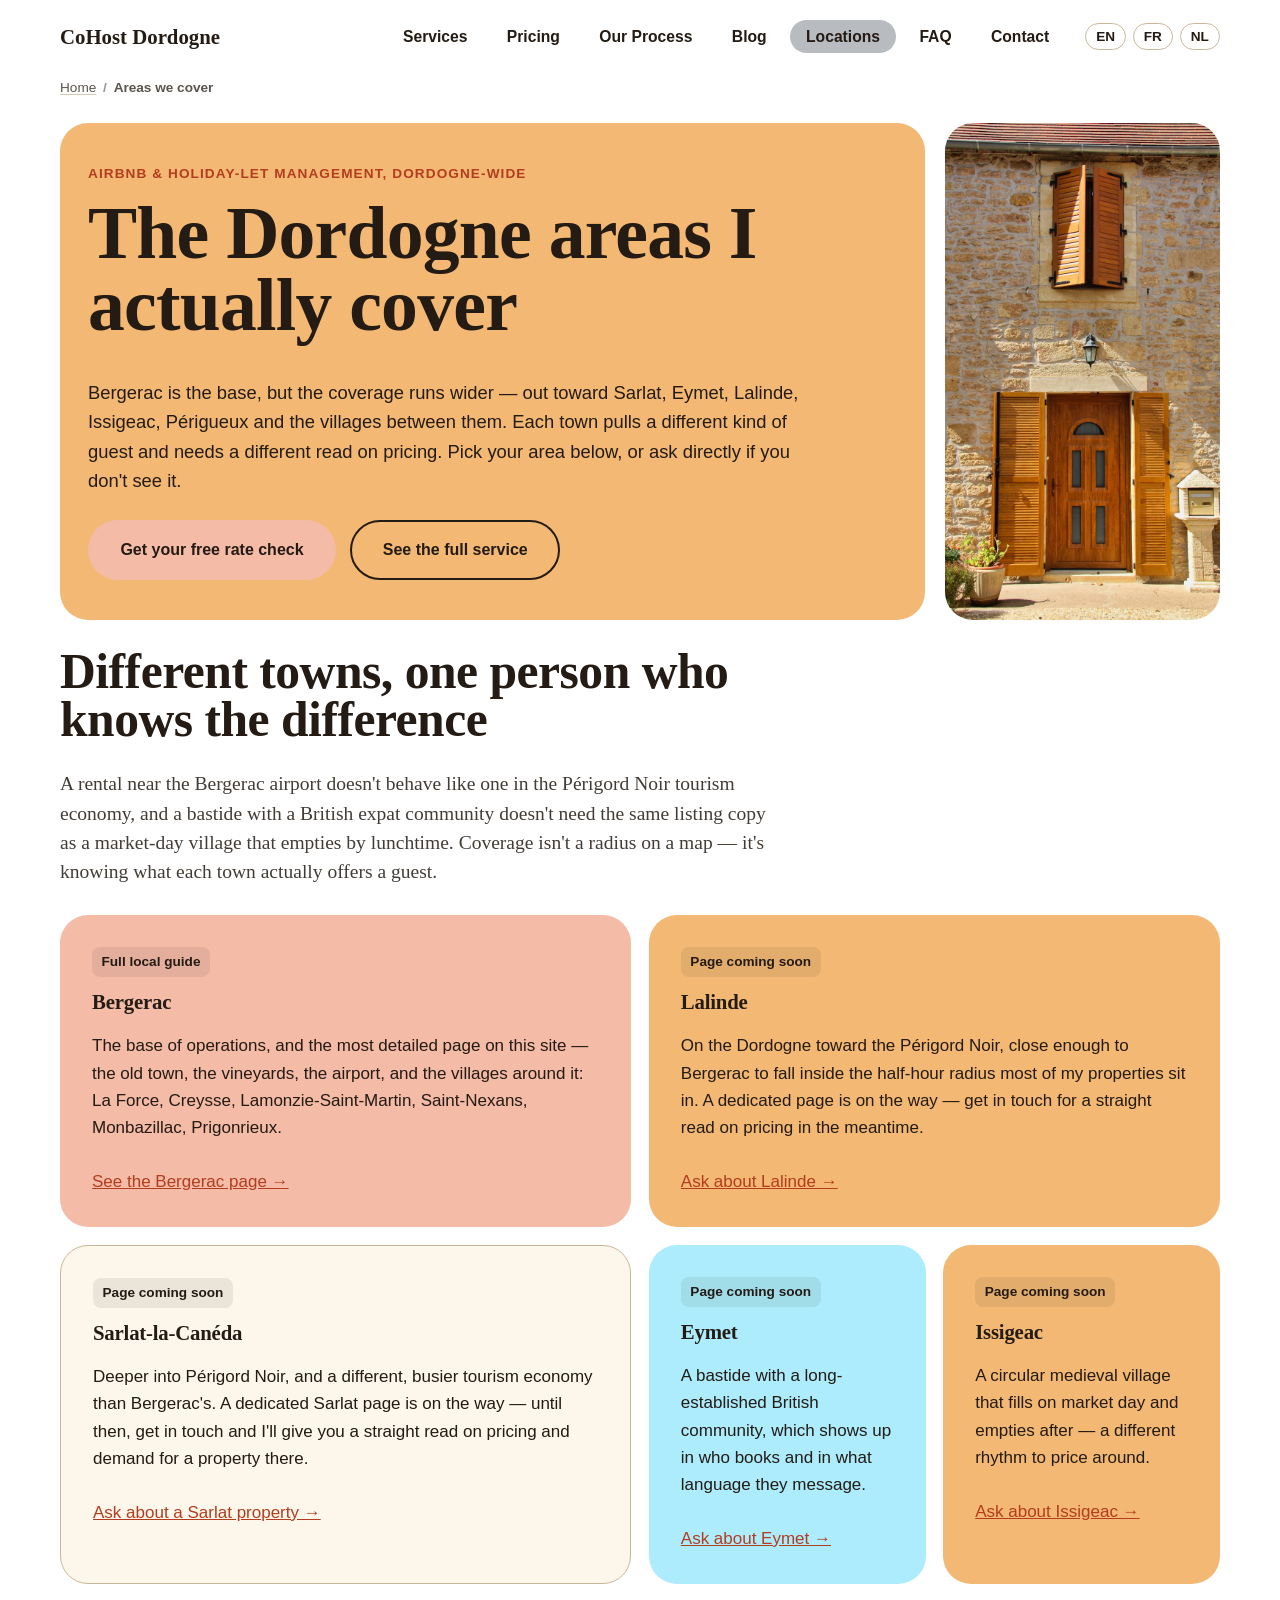
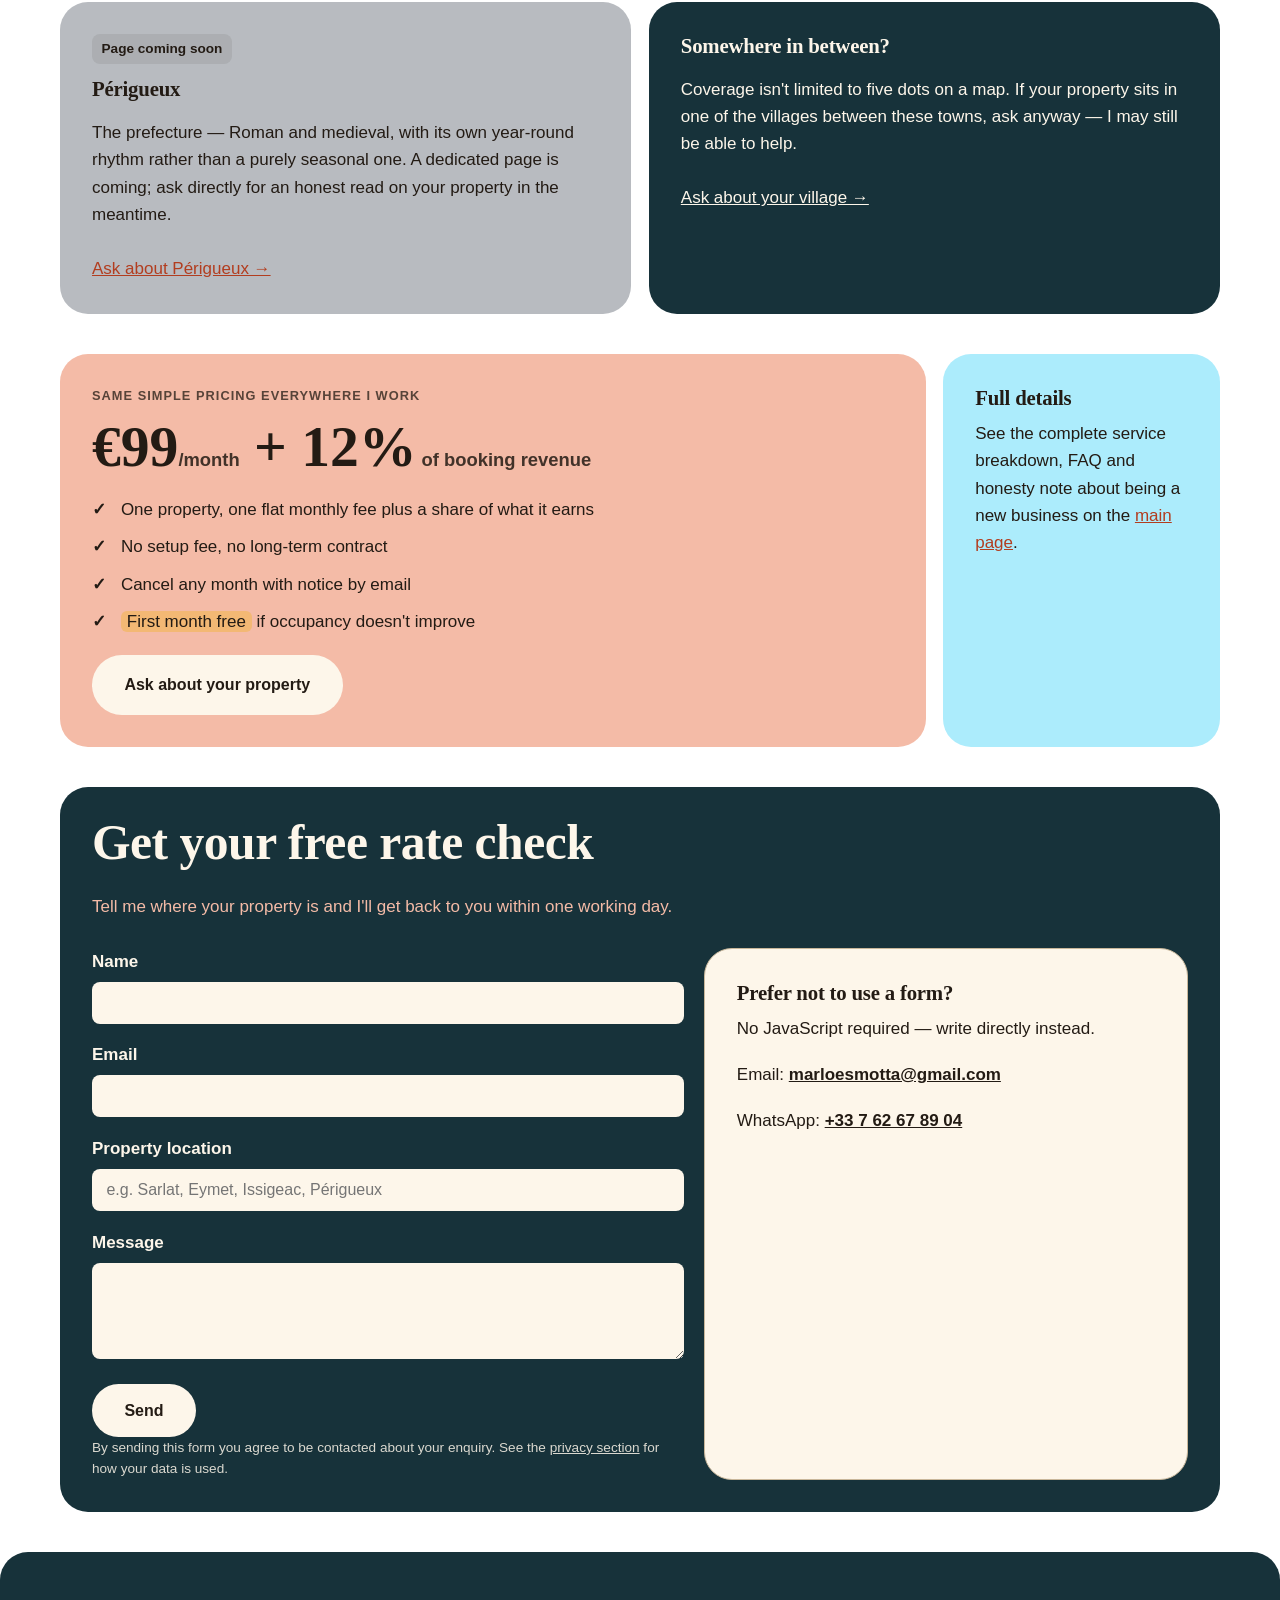
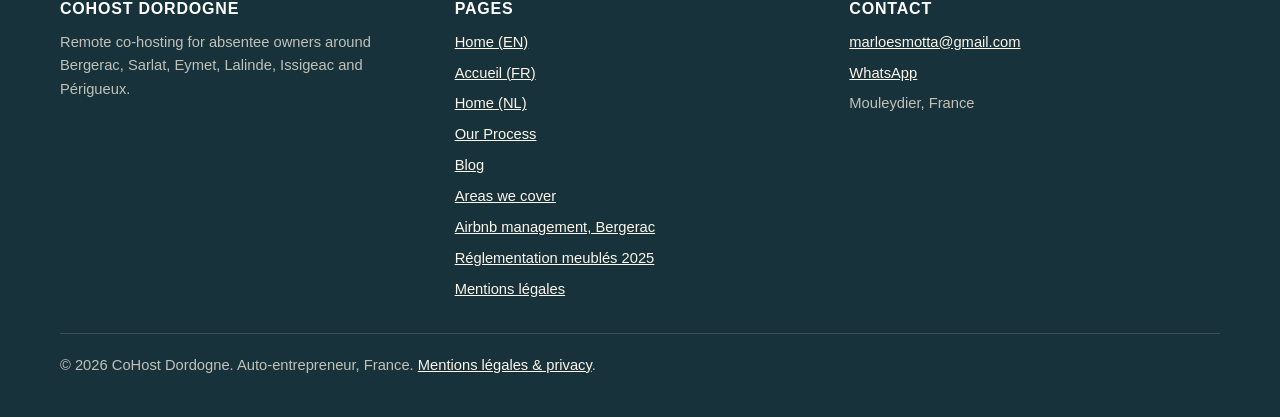
<file: airbnb-management-dordogne/index.html>
<!DOCTYPE html>
<html lang="en">
<head>
<meta charset="UTF-8">
<meta name="viewport" content="width=device-width, initial-scale=1">
<title>Airbnb Management Dordogne – Areas We Cover – CoHost Dordogne</title>
<meta name="description" content="Local Airbnb and holiday-let management across the Dordogne: Bergerac, Sarlat, Eymet, Lalinde, Issigeac, Périgueux and the villages between. Fast guest replies, fair pricing, no contract.">
<link rel="canonical" href="https://cohostdordogne.com/airbnb-management-dordogne/">

<meta property="og:type" content="website">
<meta property="og:title" content="Airbnb Management Dordogne – Areas We Cover – CoHost Dordogne">
<meta property="og:description" content="Local Airbnb and holiday-let management across the Dordogne: Bergerac, Sarlat, Eymet, Lalinde, Issigeac and Périgueux. Fast guest replies, fair pricing, no contract.">
<meta property="og:url" content="https://cohostdordogne.com/airbnb-management-dordogne/">
<meta property="og:locale" content="en_GB">
<meta property="og:image" content="https://cohostdordogne.com/assets/images/hero-property.jpg">

<meta name="twitter:card" content="summary_large_image">
<meta name="twitter:title" content="Airbnb Management Dordogne – Areas We Cover – CoHost Dordogne">
<meta name="twitter:description" content="Local Airbnb and holiday-let management across the Dordogne: Bergerac, Sarlat, Eymet, Lalinde, Issigeac and Périgueux. Fast guest replies, fair pricing, no contract.">
<meta name="twitter:image" content="https://cohostdordogne.com/assets/images/hero-property.jpg">

<link rel="icon" href="/favicon.svg" type="image/svg+xml">
<link rel="stylesheet" href="/css/style.css">

<style>
  body{margin:0;font-family:-apple-system,BlinkMacSystemFont,"Segoe UI",Roboto,Helvetica,Arial,sans-serif;color:#231b14;background:#ffffff}
  .header-inner{display:flex;align-items:center;justify-content:space-between;padding:1.25rem 1.25rem 0.75rem;max-width:1200px;margin:0 auto}
  .logo{font-family:Georgia,serif;font-weight:700;font-size:1.3rem;color:#231b14;text-decoration:none}
  .hero-main{border-radius:28px;background:#f3b874;padding:2.5rem 1.75rem}
  h1{font-family:Georgia,serif;font-weight:700;color:#231b14;line-height:0.98;font-size:clamp(2.4rem,7vw,4.6rem);margin:0 0 0.5em}
</style>

<script type="application/ld+json">
{
  "@context": "https://schema.org",
  "@type": "LocalBusiness",
  "@id": "https://cohostdordogne.com/#business",
  "name": "CoHost Dordogne",
  "description": "Remote co-hosting and Airbnb management for owners of short-term rentals across the Dordogne, including Bergerac, Sarlat, Eymet, Lalinde, Issigeac and Périgueux.",
  "image": "https://cohostdordogne.com/assets/images/founder.jpg",
  "url": "https://cohostdordogne.com/airbnb-management-dordogne/",
  "telephone": "+33 7 62 67 89 04",
  "email": "marloesmotta@gmail.com",
  "priceRange": "€€",
  "currenciesAccepted": "EUR",
  "paymentAccepted": "Bank transfer, Cheque, Invoice, Credit card (Stripe)",
  "address": {
    "@type": "PostalAddress",
    "streetAddress": "5 Route du Château d'Eau",
    "addressLocality": "Mouleydier",
    "postalCode": "24520",
    "addressRegion": "Dordogne",
    "addressCountry": "FR"
  },
  "geo": {
    "@type": "GeoCoordinates",
    "latitude": 44.855,
    "longitude": 0.597
  },
  "openingHoursSpecification": [
    {
      "@type": "OpeningHoursSpecification",
      "dayOfWeek": ["Monday", "Tuesday", "Wednesday", "Thursday", "Friday", "Saturday"],
      "opens": "09:00",
      "closes": "19:00",
      "description": "By appointment — phone or WhatsApp"
    }
  ],
  "areaServed": [
    { "@type": "City", "name": "Bergerac" },
    { "@type": "City", "name": "Eymet" },
    { "@type": "City", "name": "Lalinde" },
    { "@type": "City", "name": "Issigeac" },
    { "@type": "City", "name": "Sainte-Foy-la-Grande" },
    { "@type": "City", "name": "Monbazillac" },
    { "@type": "City", "name": "Sarlat-la-Canéda" },
    { "@type": "City", "name": "Périgueux" },
    {
      "@type": "GeoCircle",
      "geoMidpoint": { "@type": "GeoCoordinates", "latitude": 44.85, "longitude": 0.48 },
      "geoRadius": "30000"
    }
  ],
  "sameAs": []
}
</script>

<script type="application/ld+json">
{
  "@context": "https://schema.org",
  "@type": "BreadcrumbList",
  "itemListElement": [
    {
      "@type": "ListItem",
      "position": 1,
      "name": "Home",
      "item": "https://cohostdordogne.com/"
    },
    {
      "@type": "ListItem",
      "position": 2,
      "name": "Areas we cover",
      "item": "https://cohostdordogne.com/airbnb-management-dordogne/"
    }
  ]
}
</script>
</head>
<body>
<a class="skip-link" href="#main">Skip to content</a>

<header class="site-header">
  <div class="header-inner">
    <a class="logo" href="/">CoHost Dordogne</a>
    <nav class="main-nav" aria-label="Main navigation">
      <ul class="nav-links">
        <li><a href="/#services">Services</a></li>
        <li><a href="/#pricing">Pricing</a></li>
        <li><a href="/our-process/">Our Process</a></li>
        <li><a href="/blog/">Blog</a></li>
        <li><a href="/airbnb-management-dordogne/" aria-current="page">Locations</a></li>
        <li><a href="/#faq">FAQ</a></li>
        <li><a href="/#contact">Contact</a></li>
      </ul>
      <ul class="lang-switch" aria-label="Language">
        <li><a href="/" lang="en" hreflang="en">EN</a></li>
        <li><a href="/fr/" lang="fr" hreflang="fr">FR</a></li>
        <li><a href="/nl/" lang="nl" hreflang="nl">NL</a></li>
      </ul>
      <details class="nav-toggle">
        <summary aria-label="Open menu">
          <span class="icon-closed dots-icon" aria-hidden="true">
            <span></span><span></span><span></span>
            <span></span><span></span><span></span>
            <span></span><span></span><span></span>
          </span>
          <span class="icon-open" aria-hidden="true">✕</span>
        </summary>
        <div class="nav-overlay">
          <ul class="overlay-links">
            <li><a href="/#services">Services</a></li>
            <li><a href="/#pricing">Pricing</a></li>
            <li><a href="/our-process/">Our Process</a></li>
            <li><a href="/blog/">Blog</a></li>
            <li><a href="/airbnb-management-dordogne/" aria-current="page">Locations</a></li>
            <li><a href="/#faq">FAQ</a></li>
            <li><a href="/airbnb-management-bergerac/">Bergerac area</a></li>
            <li><a href="/#contact">Contact</a></li>
          </ul>
          <ul class="lang-switch" aria-label="Language">
            <li><a href="/" lang="en" hreflang="en">EN</a></li>
            <li><a href="/fr/" lang="fr" hreflang="fr">FR</a></li>
            <li><a href="/nl/" lang="nl" hreflang="nl">NL</a></li>
          </ul>
        </div>
      </details>
    </nav>
  </div>
</header>

<nav class="breadcrumb-nav" aria-label="Breadcrumb">
  <ol class="breadcrumb-list">
    <li><a href="/">Home</a></li>
    <li aria-current="page">Areas we cover</li>
  </ol>
</nav>

<main id="main">

  <section class="hero">
    <div class="container">
      <div class="hero-inner">
        <div class="hero-main">
          <p class="hero-eyebrow">Airbnb &amp; holiday-let management, Dordogne-wide</p>
          <h1>The Dordogne areas I actually cover</h1>
          <p class="hero-lede">Bergerac is the base, but the coverage runs wider — out toward Sarlat, Eymet, Lalinde, Issigeac, Périgueux and the villages between them. Each town pulls a different kind of guest and needs a different read on pricing. Pick your area below, or ask directly if you don't see it.</p>
          <div class="hero-ctas">
            <a class="btn btn-primary" href="#contact">Get your free rate check</a>
            <a class="btn btn-secondary" href="/">See the full service</a>
          </div>
        </div>
        <figure class="figure-placeholder hero-figure">
          <img src="/assets/images/hero-property.jpg" alt="Traditional Périgord stone house with an open wooden front door and matching shutters" loading="lazy" width="900" height="1350">
        </figure>
      </div>
    </div>
  </section>

  <section class="section">
    <div class="container">
      <div class="section-intro">
        <h2>Different towns, one person who knows the difference</h2>
        <p class="accent-copy accent-copy--teal">A rental near the Bergerac airport doesn't behave like one in the Périgord Noir tourism economy, and a bastide with a British expat community doesn't need the same listing copy as a market-day village that empties by lunchtime. Coverage isn't a radius on a map — it's knowing what each town actually offers a guest.</p>
      </div>
      <div class="bento">
        <div class="block block-coral span-2 location-card">
          <span class="tag-pill">Full local guide</span>
          <h3>Bergerac</h3>
          <p>The base of operations, and the most detailed page on this site — the old town, the vineyards, the airport, and the villages around it: La Force, Creysse, Lamonzie-Saint-Martin, Saint-Nexans, Monbazillac, Prigonrieux.</p>
          <p><a href="/airbnb-management-bergerac/">See the Bergerac page →</a></p>
        </div>
        <div class="block block-apricot span-2 location-card">
          <span class="tag-pill">Page coming soon</span>
          <h3>Lalinde</h3>
          <p>On the Dordogne toward the Périgord Noir, close enough to Bergerac to fall inside the half-hour radius most of my properties sit in. A dedicated page is on the way — get in touch for a straight read on pricing in the meantime.</p>
          <p><a href="/#contact">Ask about Lalinde →</a></p>
        </div>
        <div class="block block-cream span-2 location-card">
          <span class="tag-pill">Page coming soon</span>
          <h3>Sarlat-la-Canéda</h3>
          <p>Deeper into Périgord Noir, and a different, busier tourism economy than Bergerac's. A dedicated Sarlat page is on the way — until then, get in touch and I'll give you a straight read on pricing and demand for a property there.</p>
          <p><a href="/#contact">Ask about a Sarlat property →</a></p>
        </div>
        <div class="block block-sky span-1 location-card">
          <span class="tag-pill">Page coming soon</span>
          <h3>Eymet</h3>
          <p>A bastide with a long-established British community, which shows up in who books and in what language they message.</p>
          <p><a href="/#contact">Ask about Eymet →</a></p>
        </div>
        <div class="block block-apricot span-1 location-card">
          <span class="tag-pill">Page coming soon</span>
          <h3>Issigeac</h3>
          <p>A circular medieval village that fills on market day and empties after — a different rhythm to price around.</p>
          <p><a href="/#contact">Ask about Issigeac →</a></p>
        </div>
        <div class="block block-mist span-2 location-card">
          <span class="tag-pill">Page coming soon</span>
          <h3>Périgueux</h3>
          <p>The prefecture — Roman and medieval, with its own year-round rhythm rather than a purely seasonal one. A dedicated page is coming; ask directly for an honest read on your property in the meantime.</p>
          <p><a href="/#contact">Ask about Périgueux →</a></p>
        </div>
        <div class="block block-dark span-2 location-card">
          <h3>Somewhere in between?</h3>
          <p>Coverage isn't limited to five dots on a map. If your property sits in one of the villages between these towns, ask anyway — I may still be able to help.</p>
          <p><a href="/#contact">Ask about your village →</a></p>
        </div>
      </div>
    </div>
  </section>

  <section id="pricing" class="section">
    <div class="container">
      <div class="bento">
        <div class="block block-coral span-3">
          <p class="block-eyebrow">Same simple pricing everywhere I work</p>
          <p class="price-figure">€99<span>/month</span> + 12%<span> of booking revenue</span></p>
          <ul class="pricing-list">
            <li>One property, one flat monthly fee plus a share of what it earns</li>
            <li>No setup fee, no long-term contract</li>
            <li>Cancel any month with notice by email</li>
            <li><span class="hl hl-apricot">First month free</span> if occupancy doesn't improve</li>
          </ul>
          <a class="btn btn-on-dark" href="#contact">Ask about your property</a>
        </div>
        <div class="block block-sky span-1">
          <h3>Full details</h3>
          <p>See the complete service breakdown, FAQ and honesty note about being a new business on the <a href="/">main page</a>.</p>
        </div>
      </div>
    </div>
  </section>

  <section id="contact" class="section">
    <div class="container">
      <div class="bento">
        <div class="block block-dark span-4">
          <div class="section-intro">
            <h2>Get your free rate check</h2>
            <p>Tell me where your property is and I'll get back to you within one working day.</p>
          </div>
          <div class="contact-grid">
            <!--
              FORM ENDPOINT: change the single "action" value below to point this
              form at any form backend (Formspree, Basin, Getform, your own
              script, etc). Documented in README.md under "Swapping the contact
              form endpoint".
            -->
            <form class="contact-form" action="[PLACEHOLDER: FORM ENDPOINT URL]" method="POST">
              <div class="form-field">
                <label for="name">Name</label>
                <input type="text" id="name" name="name" required autocomplete="name">
              </div>
              <div class="form-field">
                <label for="email">Email</label>
                <input type="email" id="email" name="email" required autocomplete="email">
              </div>
              <div class="form-field">
                <label for="location">Property location</label>
                <input type="text" id="location" name="location" placeholder="e.g. Sarlat, Eymet, Issigeac, Périgueux">
              </div>
              <div class="form-field">
                <label for="message">Message</label>
                <textarea id="message" name="message" rows="4" required></textarea>
              </div>
              <button class="btn btn-on-dark" type="submit">Send</button>
              <p class="form-note">By sending this form you agree to be contacted about your enquiry. See the <a href="/mentions-legales/">privacy section</a> for how your data is used.</p>
            </form>
            <div class="block block-cream fallback-contact">
              <h3>Prefer not to use a form?</h3>
              <p>No JavaScript required — write directly instead.</p>
              <p>Email: <a href="mailto:marloesmotta@gmail.com">marloesmotta@gmail.com</a></p>
              <p>WhatsApp: <a href="https://wa.me/33762678904">+33 7 62 67 89 04</a></p>
            </div>
          </div>
        </div>
      </div>
    </div>
  </section>

</main>

<footer class="site-footer">
  <div class="container">
    <div class="footer-grid">
      <div>
        <h3>CoHost Dordogne</h3>
        <p>Remote co-hosting for absentee owners around Bergerac, Sarlat, Eymet, Lalinde, Issigeac and Périgueux.</p>
      </div>
      <div>
        <h3>Pages</h3>
        <ul>
          <li><a href="/">Home (EN)</a></li>
          <li><a href="/fr/">Accueil (FR)</a></li>
          <li><a href="/nl/">Home (NL)</a></li>
          <li><a href="/our-process/">Our Process</a></li>
          <li><a href="/blog/">Blog</a></li>
          <li><a href="/airbnb-management-dordogne/">Areas we cover</a></li>
          <li><a href="/airbnb-management-bergerac/">Airbnb management, Bergerac</a></li>
          <li><a href="/reglementation-meubles-tourisme-2025/">Réglementation meublés 2025</a></li>
          <li><a href="/mentions-legales/">Mentions légales</a></li>
        </ul>
      </div>
      <div>
        <h3>Contact</h3>
        <ul>
          <li><a href="mailto:marloesmotta@gmail.com">marloesmotta@gmail.com</a></li>
          <li><a href="https://wa.me/33762678904">WhatsApp</a></li>
          <li>Mouleydier, France</li>
        </ul>
      </div>
    </div>
    <div class="footer-bottom">
      <p>© 2026 CoHost Dordogne. Auto-entrepreneur, France. <a href="/mentions-legales/">Mentions légales &amp; privacy</a>.</p>
    </div>
  </div>
</footer>

</body>
</html>
</file>
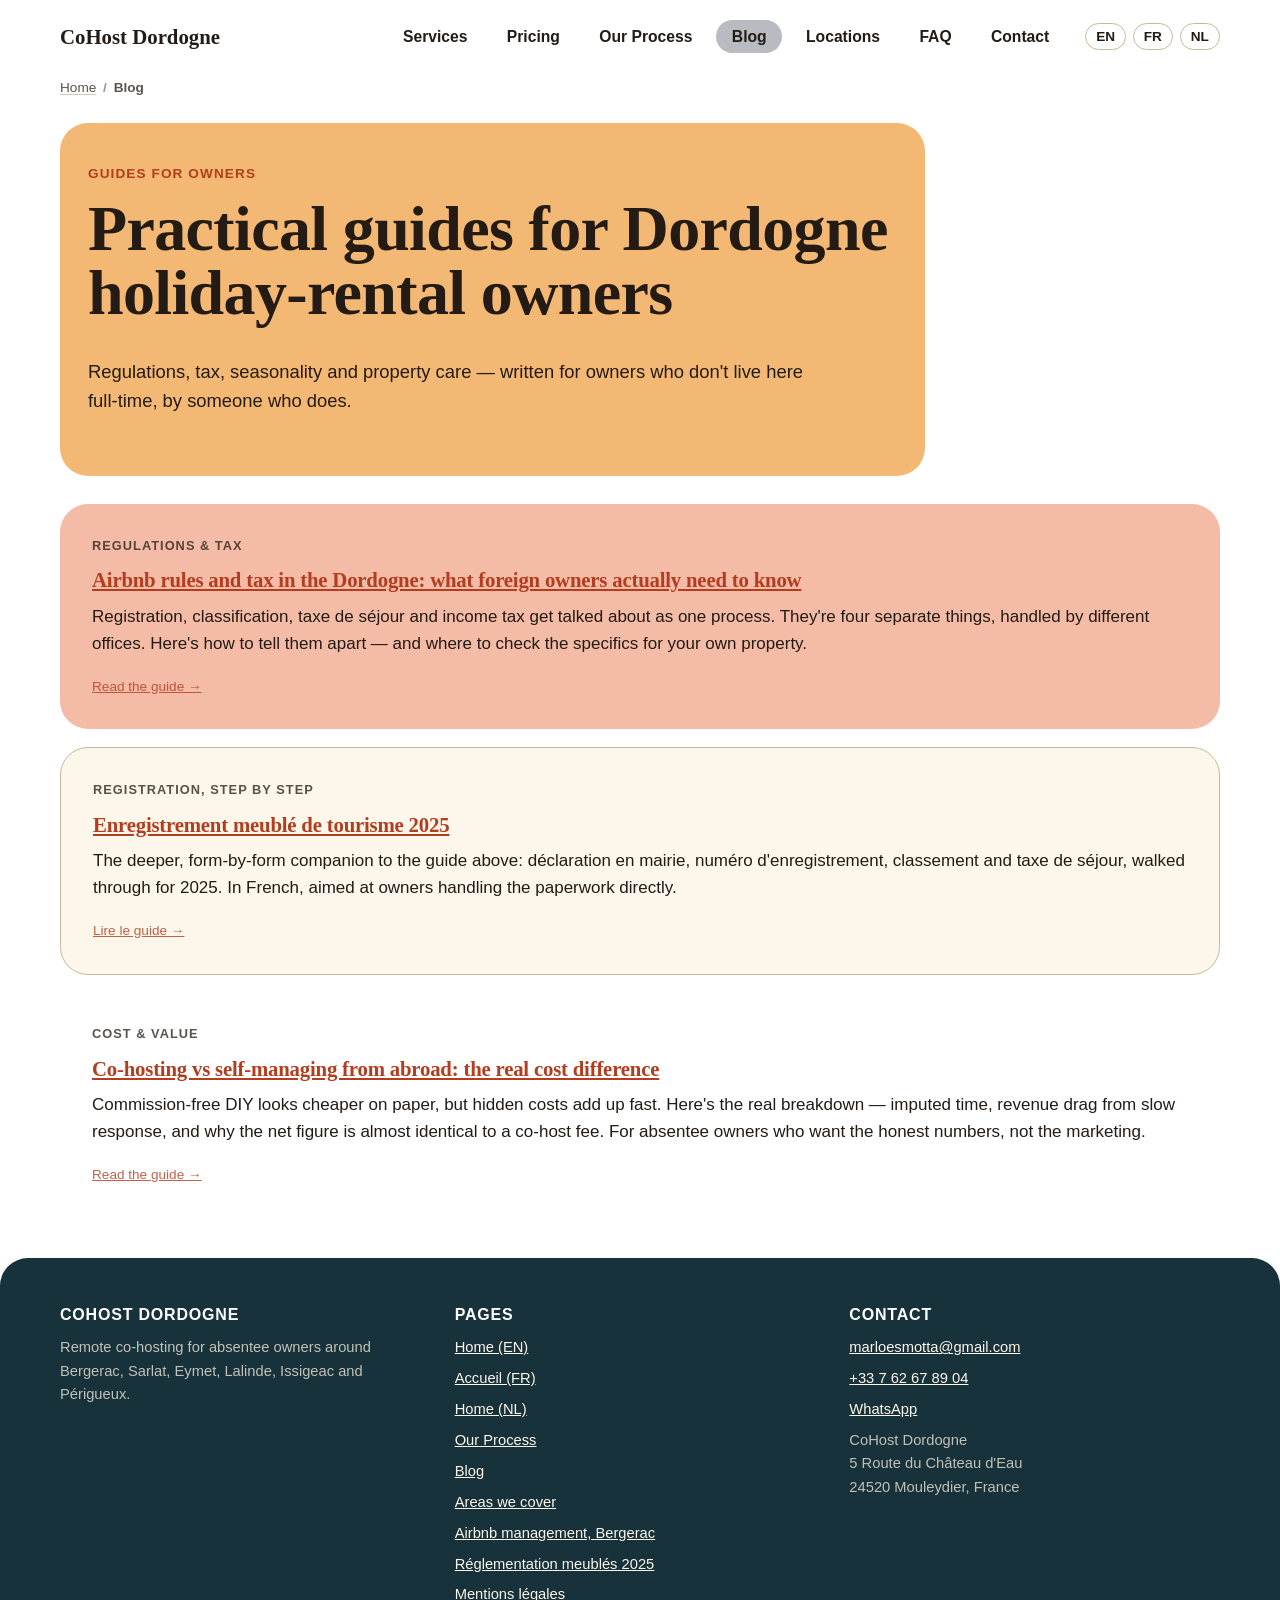
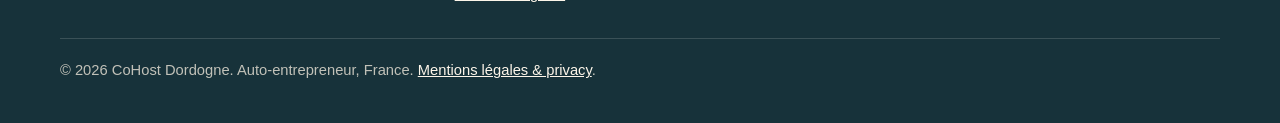
<file: blog/index.html>
<!DOCTYPE html>
<html lang="en">
<head>
<meta charset="UTF-8">
<meta name="viewport" content="width=device-width, initial-scale=1">
<title>Blog – Guides for Dordogne Holiday-Rental Owners – CoHost Dordogne</title>
<meta name="description" content="Practical guides for owners of Dordogne holiday rentals — regulations, tax, seasonality and property care, from someone who actually lives here.">
<link rel="canonical" href="https://cohostdordogne.com/blog/">

<meta property="og:type" content="website">
<meta property="og:title" content="Blog – Guides for Dordogne Holiday-Rental Owners – CoHost Dordogne">
<meta property="og:description" content="Practical guides for owners of Dordogne holiday rentals — regulations, tax, seasonality and property care, from someone who actually lives here.">
<meta property="og:url" content="https://cohostdordogne.com/blog/">
<meta property="og:locale" content="en_GB">
<meta property="og:image" content="https://cohostdordogne.com/assets/images/hero-property.jpg">

<meta name="twitter:card" content="summary_large_image">
<meta name="twitter:title" content="Blog – Guides for Dordogne Holiday-Rental Owners – CoHost Dordogne">
<meta name="twitter:description" content="Practical guides for owners of Dordogne holiday rentals — regulations, tax, seasonality and property care, from someone who actually lives here.">
<meta name="twitter:image" content="https://cohostdordogne.com/assets/images/hero-property.jpg">

<link rel="icon" href="/favicon.svg" type="image/svg+xml">
<link rel="stylesheet" href="/css/style.css">

<style>
  body{margin:0;font-family:-apple-system,BlinkMacSystemFont,"Segoe UI",Roboto,Helvetica,Arial,sans-serif;color:#231b14;background:#ffffff}
  .header-inner{display:flex;align-items:center;justify-content:space-between;padding:1.25rem 1.25rem 0.75rem;max-width:1200px;margin:0 auto}
  .logo{font-family:Georgia,serif;font-weight:700;font-size:1.3rem;color:#231b14;text-decoration:none}
  .hero-main{border-radius:28px;background:#f3b874;padding:2.5rem 1.75rem}
  h1{font-family:Georgia,serif;font-weight:700;color:#231b14;line-height:1;font-size:clamp(2.2rem,6vw,4rem);margin:0 0 0.5em}
</style>

<script type="application/ld+json">
{
  "@context": "https://schema.org",
  "@type": "LocalBusiness",
  "@id": "https://cohostdordogne.com/#business",
  "name": "CoHost Dordogne",
  "description": "Remote co-hosting management for absentee owners of holiday homes around Bergerac, Sarlat, Eymet, Lalinde, Issigeac and Périgueux.",
  "image": "https://cohostdordogne.com/assets/images/founder.jpg",
  "url": "https://cohostdordogne.com/blog/",
  "telephone": "+33 7 62 67 89 04",
  "email": "marloesmotta@gmail.com",
  "priceRange": "€€",
  "currenciesAccepted": "EUR",
  "paymentAccepted": "Bank transfer, Cheque, Invoice, Credit card (Stripe)",
  "address": {
    "@type": "PostalAddress",
    "streetAddress": "5 Route du Château d'Eau",
    "addressLocality": "Mouleydier",
    "postalCode": "24520",
    "addressRegion": "Dordogne",
    "addressCountry": "FR"
  },
  "geo": {
    "@type": "GeoCoordinates",
    "latitude": 44.855,
    "longitude": 0.597
  },
  "openingHoursSpecification": [
    {
      "@type": "OpeningHoursSpecification",
      "dayOfWeek": ["Monday", "Tuesday", "Wednesday", "Thursday", "Friday", "Saturday"],
      "opens": "09:00",
      "closes": "19:00",
      "description": "By appointment — phone or WhatsApp"
    }
  ],
  "areaServed": [
    { "@type": "City", "name": "Bergerac" },
    { "@type": "City", "name": "Eymet" },
    { "@type": "City", "name": "Lalinde" },
    { "@type": "City", "name": "Issigeac" },
    { "@type": "City", "name": "Sainte-Foy-la-Grande" },
    { "@type": "City", "name": "Monbazillac" },
    { "@type": "City", "name": "Sarlat-la-Canéda" },
    { "@type": "City", "name": "Périgueux" },
    {
      "@type": "GeoCircle",
      "geoMidpoint": { "@type": "GeoCoordinates", "latitude": 44.85, "longitude": 0.48 },
      "geoRadius": "30000"
    }
  ],
  "sameAs": []
}
</script>

<script type="application/ld+json">
{
  "@context": "https://schema.org",
  "@type": "BreadcrumbList",
  "itemListElement": [
    { "@type": "ListItem", "position": 1, "name": "Home", "item": "https://cohostdordogne.com/" },
    { "@type": "ListItem", "position": 2, "name": "Blog", "item": "https://cohostdordogne.com/blog/" }
  ]
}
</script>
</head>
<body>
<a class="skip-link" href="#main">Skip to content</a>

<header class="site-header">
  <div class="header-inner">
    <a class="logo" href="/">CoHost Dordogne</a>
    <nav class="main-nav" aria-label="Main navigation">
      <ul class="nav-links">
        <li><a href="/#services">Services</a></li>
        <li><a href="/#pricing">Pricing</a></li>
        <li><a href="/our-process/">Our Process</a></li>
        <li><a href="/blog/" aria-current="page">Blog</a></li>
        <li><a href="/airbnb-management-dordogne/">Locations</a></li>
        <li><a href="/#faq">FAQ</a></li>
        <li><a href="/#contact">Contact</a></li>
      </ul>
      <ul class="lang-switch" aria-label="Language">
        <li><a href="/" lang="en" hreflang="en">EN</a></li>
        <li><a href="/fr/" lang="fr" hreflang="fr">FR</a></li>
        <li><a href="/nl/" lang="nl" hreflang="nl">NL</a></li>
      </ul>
      <details class="nav-toggle">
        <summary aria-label="Open menu">
          <span class="icon-closed dots-icon" aria-hidden="true">
            <span></span><span></span><span></span>
            <span></span><span></span><span></span>
            <span></span><span></span><span></span>
          </span>
          <span class="icon-open" aria-hidden="true">✕</span>
        </summary>
        <div class="nav-overlay">
          <ul class="overlay-links">
            <li><a href="/#services">Services</a></li>
            <li><a href="/#pricing">Pricing</a></li>
            <li><a href="/our-process/">Our Process</a></li>
            <li><a href="/blog/" aria-current="page">Blog</a></li>
            <li><a href="/airbnb-management-dordogne/">Locations</a></li>
            <li><a href="/#faq">FAQ</a></li>
            <li><a href="/airbnb-management-bergerac/">Bergerac area</a></li>
            <li><a href="/#contact">Contact</a></li>
          </ul>
          <ul class="lang-switch" aria-label="Language">
            <li><a href="/" lang="en" hreflang="en">EN</a></li>
            <li><a href="/fr/" lang="fr" hreflang="fr">FR</a></li>
            <li><a href="/nl/" lang="nl" hreflang="nl">NL</a></li>
          </ul>
        </div>
      </details>
    </nav>
  </div>
</header>

<nav class="breadcrumb-nav" aria-label="Breadcrumb">
  <ol class="breadcrumb-list">
    <li><a href="/">Home</a></li>
    <li aria-current="page">Blog</li>
  </ol>
</nav>

<main id="main">

  <section class="hero">
    <div class="container">
      <div class="hero-inner">
        <div class="hero-main" style="max-width:100%;">
          <p class="hero-eyebrow">Guides for owners</p>
          <h1>Practical guides for Dordogne holiday-rental owners</h1>
          <p class="hero-lede">Regulations, tax, seasonality and property care — written for owners who don't live here full-time, by someone who does.</p>
        </div>
      </div>
    </div>
  </section>

  <section class="section">
    <div class="container">
      <div class="bento">
        <div class="block block-coral span-4">
          <p class="block-eyebrow">Regulations &amp; tax</p>
          <h3><a href="/blog/airbnb-regulations-tax-dordogne/">Airbnb rules and tax in the Dordogne: what foreign owners actually need to know</a></h3>
          <p>Registration, classification, taxe de séjour and income tax get talked about as one process. They're four separate things, handled by different offices. Here's how to tell them apart — and where to check the specifics for your own property.</p>
          <p class="figure-caption"><a href="/blog/airbnb-regulations-tax-dordogne/">Read the guide →</a></p>
        </div>
        <div class="block block-cream span-4">
          <p class="block-eyebrow">Registration, step by step</p>
          <h3><a href="/reglementation-meubles-tourisme-2025/">Enregistrement meublé de tourisme 2025</a></h3>
          <p>The deeper, form-by-form companion to the guide above: déclaration en mairie, numéro d'enregistrement, classement and taxe de séjour, walked through for 2025. In French, aimed at owners handling the paperwork directly.</p>
          <p class="figure-caption"><a href="/reglementation-meubles-tourisme-2025/">Lire le guide →</a></p>
        </div>
        <div class="block block-green span-4">
          <p class="block-eyebrow">Cost &amp; value</p>
          <h3><a href="/blog/co-hosting-vs-self-managing/">Co-hosting vs self-managing from abroad: the real cost difference</a></h3>
          <p>Commission-free DIY looks cheaper on paper, but hidden costs add up fast. Here's the real breakdown — imputed time, revenue drag from slow response, and why the net figure is almost identical to a co-host fee. For absentee owners who want the honest numbers, not the marketing.</p>
          <p class="figure-caption"><a href="/blog/co-hosting-vs-self-managing/">Read the guide →</a></p>
        </div>
      </div>
    </div>
  </section>

</main>

<footer class="site-footer">
  <div class="container">
    <div class="footer-grid">
      <div>
        <h3>CoHost Dordogne</h3>
        <p>Remote co-hosting for absentee owners around Bergerac, Sarlat, Eymet, Lalinde, Issigeac and Périgueux.</p>
      </div>
      <div>
        <h3>Pages</h3>
        <ul>
          <li><a href="/">Home (EN)</a></li>
          <li><a href="/fr/">Accueil (FR)</a></li>
          <li><a href="/nl/">Home (NL)</a></li>
          <li><a href="/our-process/">Our Process</a></li>
          <li><a href="/blog/">Blog</a></li>
          <li><a href="/airbnb-management-dordogne/">Areas we cover</a></li>
          <li><a href="/airbnb-management-bergerac/">Airbnb management, Bergerac</a></li>
          <li><a href="/reglementation-meubles-tourisme-2025/">Réglementation meublés 2025</a></li>
          <li><a href="/mentions-legales/">Mentions légales</a></li>
        </ul>
      </div>
      <div>
        <h3>Contact</h3>
        <ul>
          <li><a href="mailto:marloesmotta@gmail.com">marloesmotta@gmail.com</a></li>
          <li><a href="tel:+33762678904">+33 7 62 67 89 04</a></li>
          <li><a href="https://wa.me/33762678904">WhatsApp</a></li>
        </ul>
        <address>CoHost Dordogne<br>5 Route du Château d'Eau<br>24520 Mouleydier, France</address>
      </div>
    </div>
    <div class="footer-bottom">
      <p>© 2026 CoHost Dordogne. Auto-entrepreneur, France. <a href="/mentions-legales/">Mentions légales &amp; privacy</a>.</p>
    </div>
  </div>
</footer>

</body>
</html>
</file>
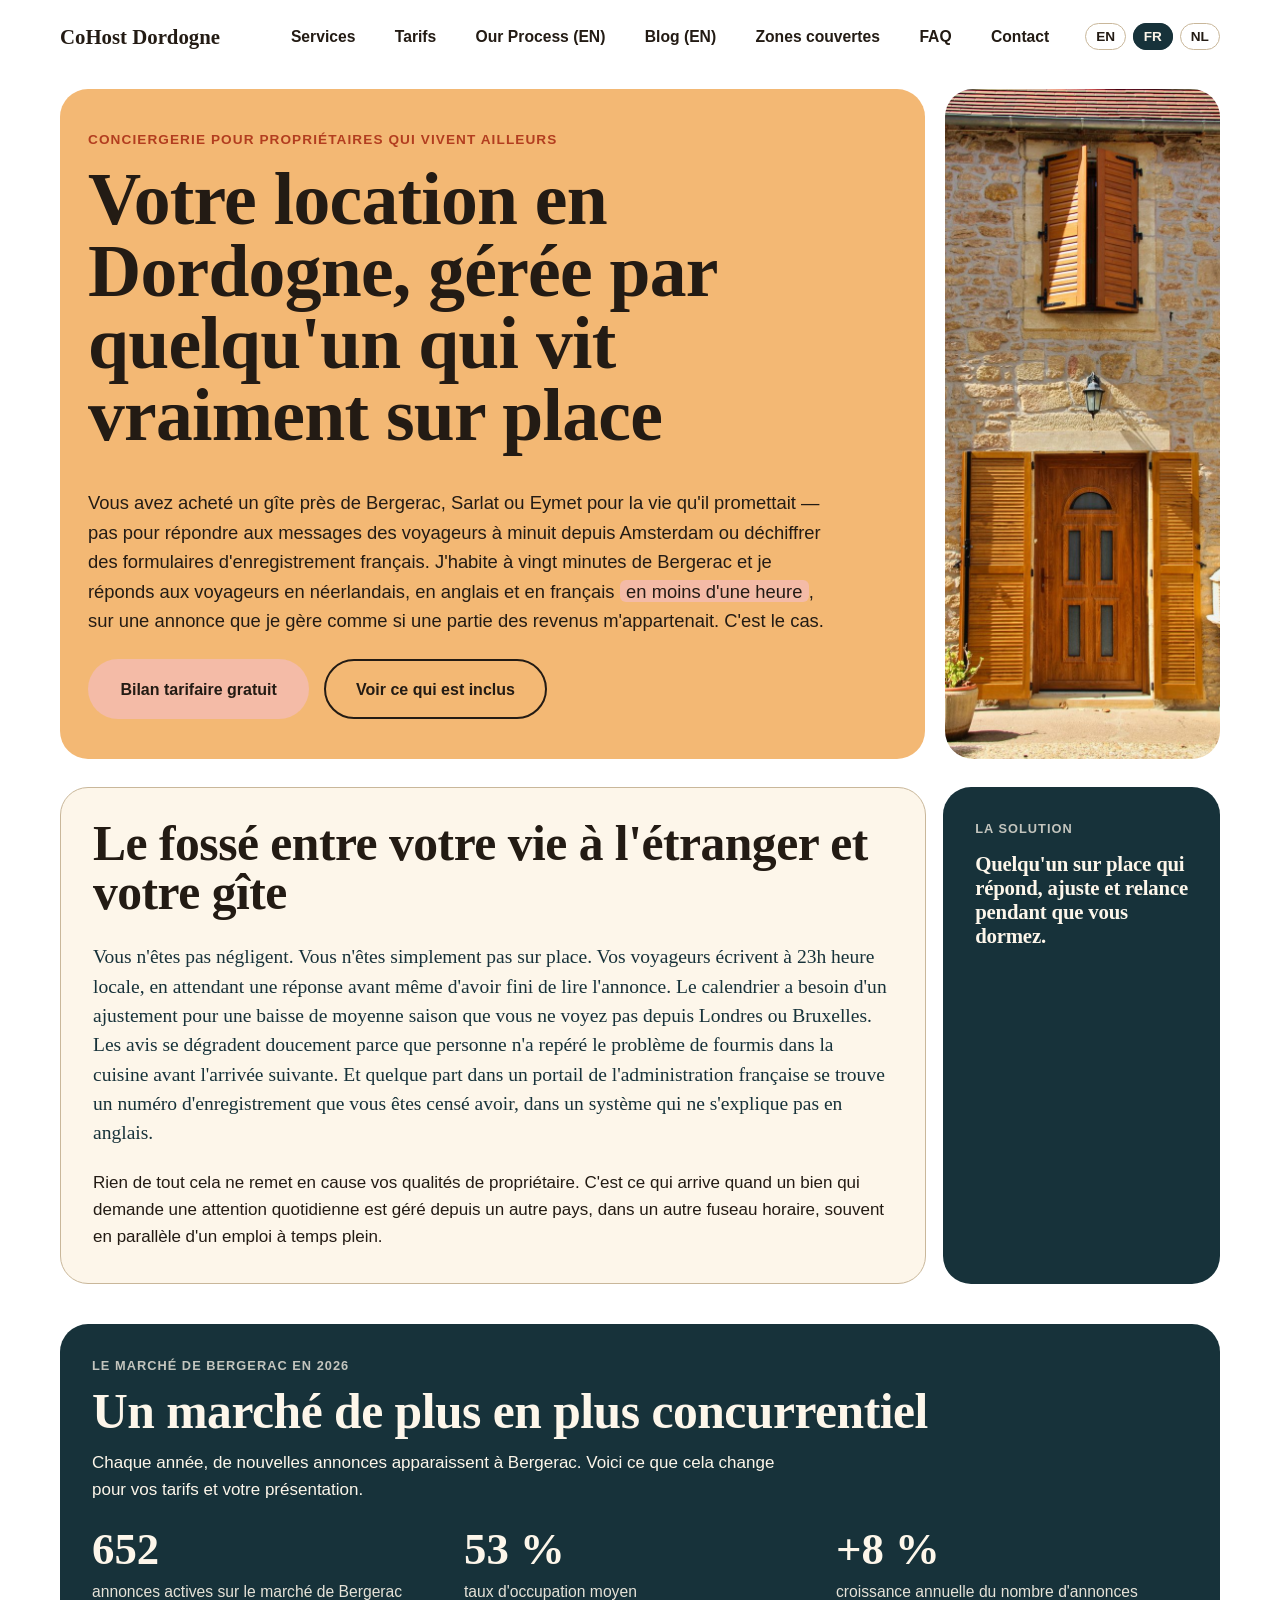
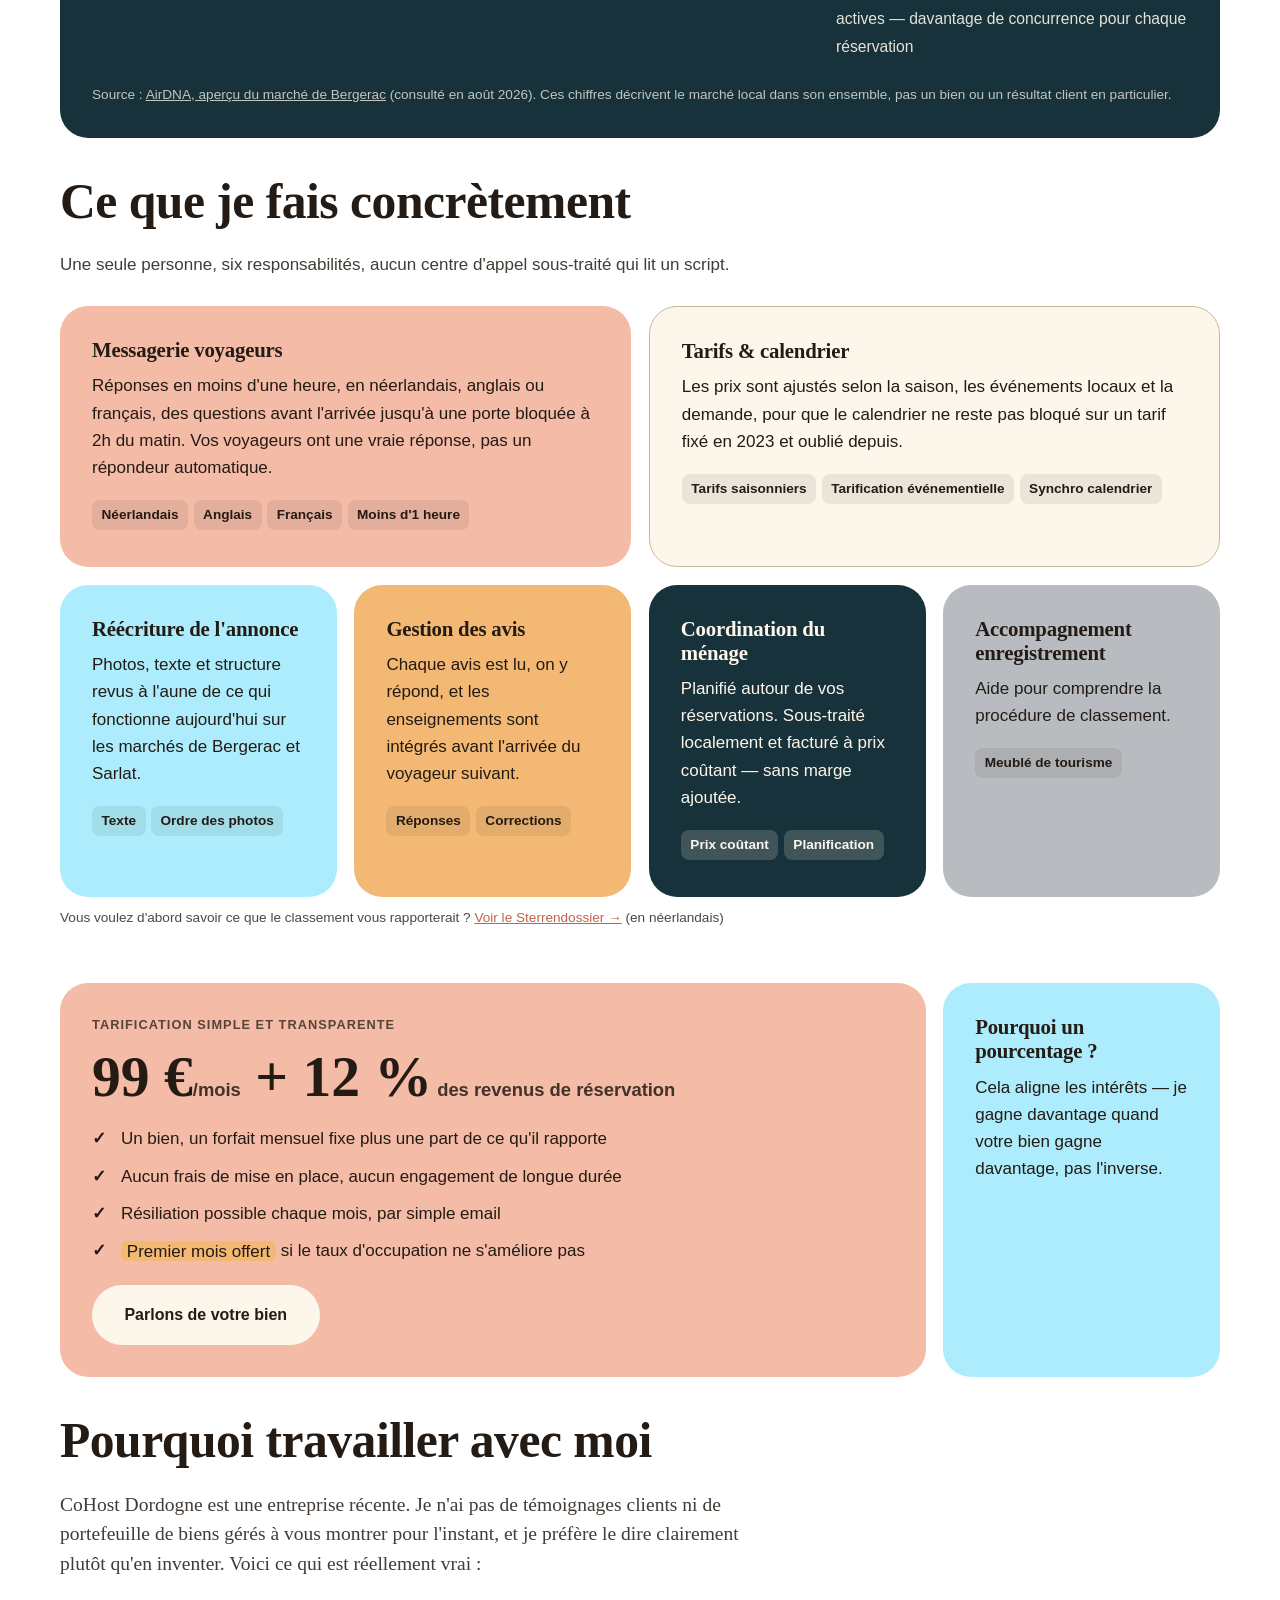
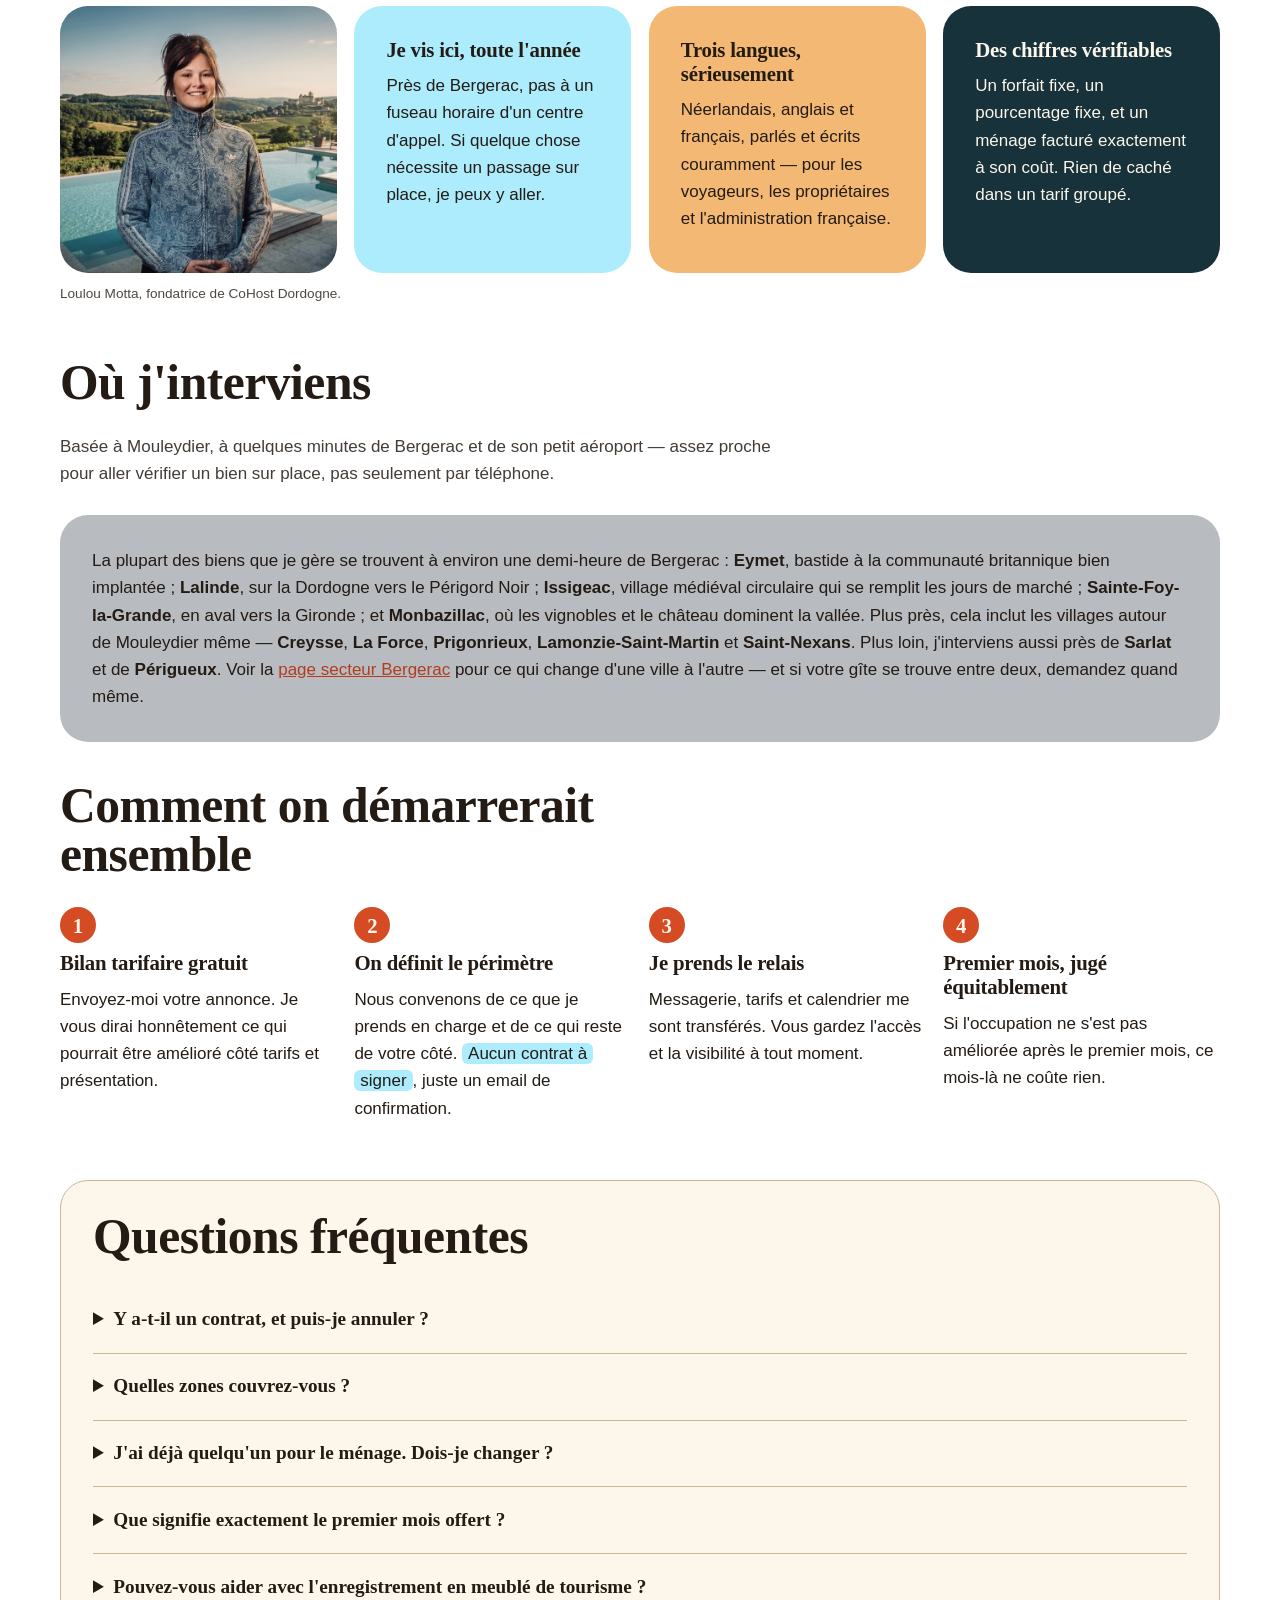
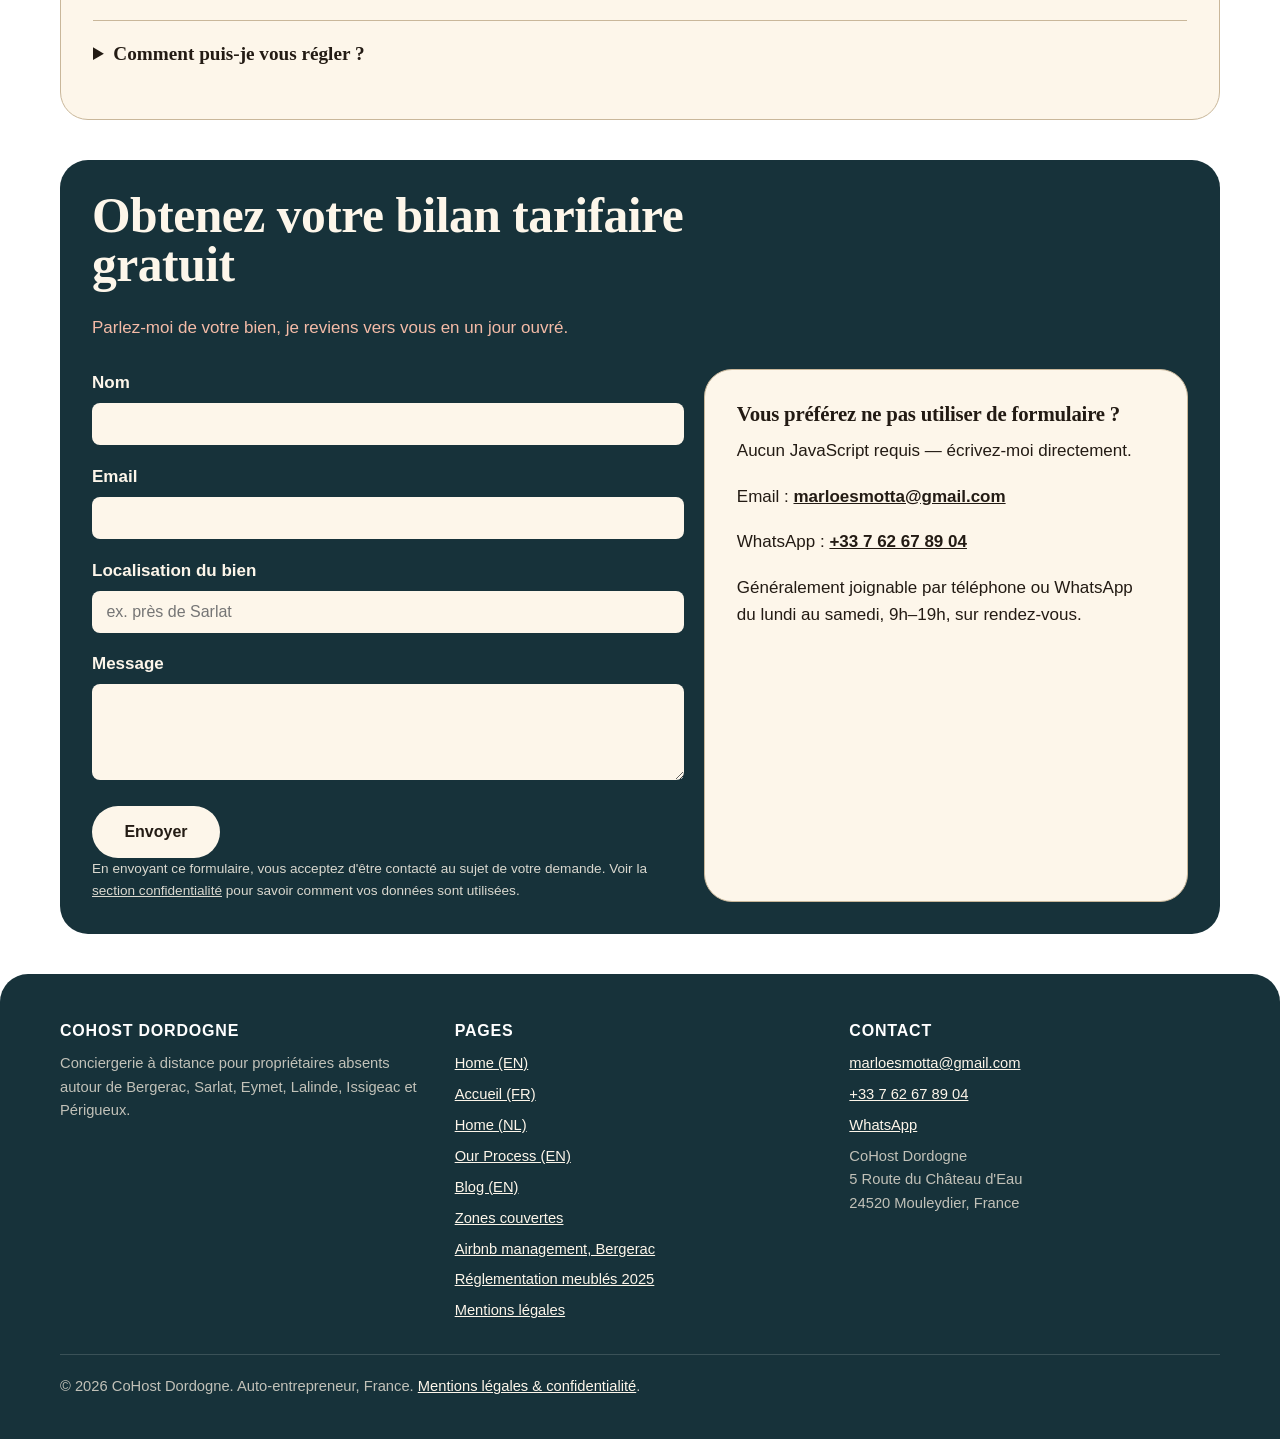
<file: fr/index.html>
<!DOCTYPE html>
<html lang="fr">
<head>
<meta charset="UTF-8">
<meta name="viewport" content="width=device-width, initial-scale=1">
<title>Conciergerie Airbnb Bergerac – CoHost Dordogne</title>
<meta name="description" content="Conciergerie Airbnb à Bergerac pour propriétaires vivant à l'étranger : messagerie rapide, tarifs optimisés, sans engagement. Premier mois offert.">
<link rel="canonical" href="https://cohostdordogne.com/fr/">

<link rel="alternate" hreflang="en" href="https://cohostdordogne.com/">
<link rel="alternate" hreflang="fr" href="https://cohostdordogne.com/fr/">
<link rel="alternate" hreflang="nl" href="https://cohostdordogne.com/nl/">
<link rel="alternate" hreflang="x-default" href="https://cohostdordogne.com/">

<meta property="og:type" content="website">
<meta property="og:title" content="Conciergerie Airbnb Bergerac – CoHost Dordogne">
<meta property="og:description" content="Conciergerie Airbnb à Bergerac pour propriétaires vivant à l'étranger : messagerie rapide, tarifs optimisés, sans engagement.">
<meta property="og:url" content="https://cohostdordogne.com/fr/">
<meta property="og:locale" content="fr_FR">
<meta property="og:locale:alternate" content="en_GB">
<meta property="og:locale:alternate" content="nl_NL">
<meta property="og:image" content="https://cohostdordogne.com/assets/images/hero-property.jpg">

<meta name="twitter:card" content="summary_large_image">
<meta name="twitter:title" content="Conciergerie Airbnb Bergerac – CoHost Dordogne">
<meta name="twitter:description" content="Conciergerie Airbnb à Bergerac pour propriétaires vivant à l'étranger : messagerie rapide, tarifs optimisés, sans engagement.">
<meta name="twitter:image" content="https://cohostdordogne.com/assets/images/hero-property.jpg">

<link rel="icon" href="/favicon.svg" type="image/svg+xml">
<link rel="stylesheet" href="/css/style.css">

<style>
  body{margin:0;font-family:-apple-system,BlinkMacSystemFont,"Segoe UI",Roboto,Helvetica,Arial,sans-serif;color:#231b14;background:#ffffff}
  .header-inner{display:flex;align-items:center;justify-content:space-between;padding:1.25rem 1.25rem 0.75rem;max-width:1200px;margin:0 auto}
  .logo{font-family:Georgia,serif;font-weight:700;font-size:1.3rem;color:#231b14;text-decoration:none}
  .hero-main{border-radius:28px;background:#f3b874;padding:2.5rem 1.75rem}
  h1{font-family:Georgia,serif;font-weight:700;color:#231b14;line-height:0.98;font-size:clamp(2.4rem,7vw,4.6rem);margin:0 0 0.5em}
</style>

<script type="application/ld+json">
{
  "@context": "https://schema.org",
  "@type": "LocalBusiness",
  "@id": "https://cohostdordogne.com/#business",
  "name": "CoHost Dordogne",
  "description": "Conciergerie à distance pour propriétaires absents de gîtes et maisons de vacances autour de Bergerac, Sarlat, Eymet, Lalinde, Issigeac et Périgueux.",
  "image": "https://cohostdordogne.com/assets/images/founder.jpg",
  "url": "https://cohostdordogne.com/fr/",
  "telephone": "+33 7 62 67 89 04",
  "email": "marloesmotta@gmail.com",
  "priceRange": "€€",
  "currenciesAccepted": "EUR",
  "paymentAccepted": "Virement bancaire, chèque, facture, carte bancaire (Stripe)",
  "address": {
    "@type": "PostalAddress",
    "streetAddress": "5 Route du Château d'Eau",
    "addressLocality": "Mouleydier",
    "postalCode": "24520",
    "addressRegion": "Dordogne",
    "addressCountry": "FR"
  },
  "geo": {
    "@type": "GeoCoordinates",
    "latitude": 44.855,
    "longitude": 0.597
  },
  "openingHoursSpecification": [
    {
      "@type": "OpeningHoursSpecification",
      "dayOfWeek": ["Monday", "Tuesday", "Wednesday", "Thursday", "Friday", "Saturday"],
      "opens": "09:00",
      "closes": "19:00",
      "description": "Sur rendez-vous — téléphone ou WhatsApp"
    }
  ],
  "areaServed": [
    { "@type": "City", "name": "Bergerac" },
    { "@type": "City", "name": "Eymet" },
    { "@type": "City", "name": "Lalinde" },
    { "@type": "City", "name": "Issigeac" },
    { "@type": "City", "name": "Sainte-Foy-la-Grande" },
    { "@type": "City", "name": "Monbazillac" },
    { "@type": "City", "name": "Sarlat-la-Canéda" },
    { "@type": "City", "name": "Périgueux" },
    {
      "@type": "GeoCircle",
      "geoMidpoint": { "@type": "GeoCoordinates", "latitude": 44.85, "longitude": 0.48 },
      "geoRadius": "30000"
    }
  ],
  "sameAs": []
}
</script>

<script type="application/ld+json">
{
  "@context": "https://schema.org",
  "@type": "FAQPage",
  "mainEntity": [
    {
      "@type": "Question",
      "name": "Y a-t-il un contrat, et puis-je annuler ?",
      "acceptedAnswer": {
        "@type": "Answer",
        "text": "Aucun contrat. C'est un engagement mois par mois — vous pouvez résilier avec un mois de préavis par email, sans pénalité et sans petites lignes."
      }
    },
    {
      "@type": "Question",
      "name": "Quelles zones couvrez-vous ?",
      "acceptedAnswer": {
        "@type": "Answer",
        "text": "Les biens autour de Bergerac, Sarlat, Eymet, Lalinde, Issigeac, Périgueux et les villages alentour. Plus loin ? Demandez quand même."
      }
    },
    {
      "@type": "Question",
      "name": "J'ai déjà quelqu'un pour le ménage. Dois-je changer ?",
      "acceptedAnswer": {
        "@type": "Answer",
        "text": "Non. Je coordonne volontiers le planning de votre prestataire actuel avec les réservations. Si vous préférez que je m'en charge, le ménage est sous-traité localement et facturé à prix coûtant, sans marge."
      }
    },
    {
      "@type": "Question",
      "name": "Que signifie exactement le premier mois offert ?",
      "acceptedAnswer": {
        "@type": "Answer",
        "text": "Si l'occupation ne s'est pas améliorée après un mois complet sous ma gestion, comparé au même mois l'année précédente, les 99€ de ce mois-là sont offerts. Sans discussion, sans démarche."
      }
    },
    {
      "@type": "Question",
      "name": "Pouvez-vous aider avec l'enregistrement en meublé de tourisme ?",
      "acceptedAnswer": {
        "@type": "Answer",
        "text": "Je peux vous expliquer ce qu'implique l'enregistrement et vous orienter vers le bon service local. Je ne suis ni avocate ni comptable — pour un conseil fiscal ou juridique formel, je vous orienterai vers quelqu'un de qualifié."
      }
    },
    {
      "@type": "Question",
      "name": "Comment puis-je vous régler ?",
      "acceptedAnswer": {
        "@type": "Answer",
        "text": "Par virement bancaire, chèque ou facture — selon ce qui vous convient le mieux. Si vous préférez payer par carte, je peux vous envoyer un lien de paiement Stripe."
      }
    }
  ]
}
</script>
</head>
<body>
<a class="skip-link" href="#main">Aller au contenu</a>

<header class="site-header">
  <div class="header-inner">
    <a class="logo" href="/fr/">CoHost Dordogne</a>
    <nav class="main-nav" aria-label="Navigation principale">
      <ul class="nav-links">
        <li><a href="/fr/#services">Services</a></li>
        <li><a href="/fr/#tarifs">Tarifs</a></li>
        <li><a href="/our-process/">Our Process (EN)</a></li>
        <li><a href="/blog/">Blog (EN)</a></li>
        <li><a href="/airbnb-management-dordogne/">Zones couvertes</a></li>
        <li><a href="/fr/#faq">FAQ</a></li>
        <li><a href="/fr/#contact">Contact</a></li>
      </ul>
      <ul class="lang-switch" aria-label="Langue">
        <li><a href="/" lang="en" hreflang="en">EN</a></li>
        <li><a href="/fr/" aria-current="true" lang="fr" hreflang="fr">FR</a></li>
        <li><a href="/nl/" lang="nl" hreflang="nl">NL</a></li>
      </ul>
      <details class="nav-toggle">
        <summary aria-label="Ouvrir le menu">
          <span class="icon-closed dots-icon" aria-hidden="true">
            <span></span><span></span><span></span>
            <span></span><span></span><span></span>
            <span></span><span></span><span></span>
          </span>
          <span class="icon-open" aria-hidden="true">✕</span>
        </summary>
        <div class="nav-overlay">
          <ul class="overlay-links">
            <li><a href="/fr/#services">Services</a></li>
            <li><a href="/fr/#tarifs">Tarifs</a></li>
            <li><a href="/our-process/">Our Process (EN)</a></li>
            <li><a href="/blog/">Blog (EN)</a></li>
            <li><a href="/airbnb-management-dordogne/">Zones couvertes</a></li>
            <li><a href="/fr/#faq">FAQ</a></li>
            <li><a href="/airbnb-management-bergerac/">Secteur Bergerac</a></li>
            <li><a href="/reglementation-meubles-tourisme-2025/">Guide réglementation</a></li>
            <li><a href="/fr/#contact">Contact</a></li>
          </ul>
          <ul class="lang-switch" aria-label="Langue">
            <li><a href="/" lang="en" hreflang="en">EN</a></li>
            <li><a href="/fr/" aria-current="true" lang="fr" hreflang="fr">FR</a></li>
            <li><a href="/nl/" lang="nl" hreflang="nl">NL</a></li>
          </ul>
        </div>
      </details>
    </nav>
  </div>
</header>

<main id="main">

  <section class="hero">
    <div class="container">
      <div class="hero-inner">
        <div class="hero-main">
          <p class="hero-eyebrow">Conciergerie pour propriétaires qui vivent ailleurs</p>
          <h1>Votre location en Dordogne, gérée par quelqu'un qui vit vraiment sur place</h1>
          <p class="hero-lede">Vous avez acheté un gîte près de Bergerac, Sarlat ou Eymet pour la vie qu'il promettait — pas pour répondre aux messages des voyageurs à minuit depuis Amsterdam ou déchiffrer des formulaires d'enregistrement français. J'habite à vingt minutes de Bergerac et je réponds aux voyageurs en néerlandais, en anglais et en français <span class="hl">en moins d'une heure</span>, sur une annonce que je gère comme si une partie des revenus m'appartenait. C'est le cas.</p>
          <div class="hero-ctas">
            <a class="btn btn-primary" href="#contact">Bilan tarifaire gratuit</a>
            <a class="btn btn-secondary" href="#services">Voir ce qui est inclus</a>
          </div>
        </div>
        <figure class="figure-placeholder hero-figure">
          <img src="/assets/images/hero-property.jpg" alt="Maison traditionnelle en pierre du Périgord avec une porte d'entrée en bois ouverte et des volets assortis" loading="lazy" width="900" height="1350">
        </figure>
      </div>
    </div>
  </section>

  <section class="section">
    <div class="container">
      <div class="bento">
        <div class="block block-cream span-3">
          <h2>Le fossé entre votre vie à l'étranger et votre gîte</h2>
          <p class="accent-copy accent-copy--teal">Vous n'êtes pas négligent. Vous n'êtes simplement pas sur place. Vos voyageurs écrivent à 23h heure locale, en attendant une réponse avant même d'avoir fini de lire l'annonce. Le calendrier a besoin d'un ajustement pour une baisse de moyenne saison que vous ne voyez pas depuis Londres ou Bruxelles. Les avis se dégradent doucement parce que personne n'a repéré le problème de fourmis dans la cuisine avant l'arrivée suivante. Et quelque part dans un portail de l'administration française se trouve un numéro d'enregistrement que vous êtes censé avoir, dans un système qui ne s'explique pas en anglais.</p>
          <p>Rien de tout cela ne remet en cause vos qualités de propriétaire. C'est ce qui arrive quand un bien qui demande une attention quotidienne est géré depuis un autre pays, dans un autre fuseau horaire, souvent en parallèle d'un emploi à temps plein.</p>
        </div>
        <div class="block block-dark span-1">
          <p class="block-eyebrow">La solution</p>
          <h3>Quelqu'un sur place qui répond, ajuste et relance pendant que vous dormez.</h3>
        </div>
      </div>
    </div>
  </section>

  <section class="section">
    <div class="container">
      <div class="bento">
        <div class="block block-dark span-4">
          <p class="block-eyebrow">Le marché de Bergerac en 2026</p>
          <h2 style="margin-bottom:0.75rem;">Un marché de plus en plus concurrentiel</h2>
          <p style="max-width:42em;">Chaque année, de nouvelles annonces apparaissent à Bergerac. Voici ce que cela change pour vos tarifs et votre présentation.</p>
          <div class="stat-block" style="margin-top:1.5rem;">
            <div>
              <span class="stat-number">652</span>
              <span class="stat-label">annonces actives sur le marché de Bergerac</span>
            </div>
            <div>
              <span class="stat-number">53 %</span>
              <span class="stat-label">taux d'occupation moyen</span>
            </div>
            <div>
              <span class="stat-number">+8 %</span>
              <span class="stat-label">croissance annuelle du nombre d'annonces actives — davantage de concurrence pour chaque réservation</span>
            </div>
          </div>
          <p class="stat-source">Source : <a href="https://www.airdna.co/vacation-rental-data/app/fr/new-aquitaine/bergerac/overview">AirDNA, aperçu du marché de Bergerac</a> (consulté en août 2026). Ces chiffres décrivent le marché local dans son ensemble, pas un bien ou un résultat client en particulier.</p>
        </div>
      </div>
    </div>
  </section>

  <section id="services" class="section">
    <div class="container">
      <div class="section-intro">
        <h2>Ce que je fais concrètement</h2>
        <p>Une seule personne, six responsabilités, aucun centre d'appel sous-traité qui lit un script.</p>
      </div>
      <div class="bento">
        <div class="block block-coral span-2">
          <h3>Messagerie voyageurs</h3>
          <p>Réponses en moins d'une heure, en néerlandais, anglais ou français, des questions avant l'arrivée jusqu'à une porte bloquée à 2h du matin. Vos voyageurs ont une vraie réponse, pas un répondeur automatique.</p>
          <div class="tag-list">
            <span class="tag-pill">Néerlandais</span><span class="tag-pill">Anglais</span><span class="tag-pill">Français</span><span class="tag-pill">Moins d'1 heure</span>
          </div>
        </div>
        <div class="block block-cream span-2">
          <h3>Tarifs &amp; calendrier</h3>
          <p>Les prix sont ajustés selon la saison, les événements locaux et la demande, pour que le calendrier ne reste pas bloqué sur un tarif fixé en 2023 et oublié depuis.</p>
          <div class="tag-list">
            <span class="tag-pill">Tarifs saisonniers</span><span class="tag-pill">Tarification événementielle</span><span class="tag-pill">Synchro calendrier</span>
          </div>
        </div>
        <div class="block block-sky span-1">
          <h3>Réécriture de l'annonce</h3>
          <p>Photos, texte et structure revus à l'aune de ce qui fonctionne aujourd'hui sur les marchés de Bergerac et Sarlat.</p>
          <div class="tag-list">
            <span class="tag-pill">Texte</span><span class="tag-pill">Ordre des photos</span>
          </div>
        </div>
        <div class="block block-apricot span-1">
          <h3>Gestion des avis</h3>
          <p>Chaque avis est lu, on y répond, et les enseignements sont intégrés avant l'arrivée du voyageur suivant.</p>
          <div class="tag-list">
            <span class="tag-pill">Réponses</span><span class="tag-pill">Corrections</span>
          </div>
        </div>
        <div class="block block-dark span-1">
          <h3>Coordination du ménage</h3>
          <p>Planifié autour de vos réservations. Sous-traité localement et facturé à prix coûtant — sans marge ajoutée.</p>
          <div class="tag-list">
            <span class="tag-pill">Prix coûtant</span><span class="tag-pill">Planification</span>
          </div>
        </div>
        <div class="block block-mist span-1">
          <h3>Accompagnement enregistrement</h3>
          <p>Aide pour comprendre la procédure de classement.</p>
          <div class="tag-list">
            <span class="tag-pill">Meublé de tourisme</span>
          </div>
        </div>
      </div>
      <p class="figure-caption">Vous voulez d'abord savoir ce que le classement vous rapporterait ? <a href="/sterrendossier/" lang="nl" hreflang="nl">Voir le Sterrendossier →</a> (en néerlandais)</p>
    </div>
  </section>

  <section id="tarifs" class="section">
    <div class="container">
      <div class="bento">
        <div class="block block-coral span-3">
          <p class="block-eyebrow">Tarification simple et transparente</p>
          <p class="price-figure">99 €<span>/mois</span> + 12 %<span> des revenus de réservation</span></p>
          <ul class="pricing-list">
            <li>Un bien, un forfait mensuel fixe plus une part de ce qu'il rapporte</li>
            <li>Aucun frais de mise en place, aucun engagement de longue durée</li>
            <li>Résiliation possible chaque mois, par simple email</li>
            <li><span class="hl hl-apricot">Premier mois offert</span> si le taux d'occupation ne s'améliore pas</li>
          </ul>
          <a class="btn btn-on-dark" href="#contact">Parlons de votre bien</a>
        </div>
        <div class="block block-sky span-1">
          <h3>Pourquoi un pourcentage ?</h3>
          <p>Cela aligne les intérêts — je gagne davantage quand votre bien gagne davantage, pas l'inverse.</p>
        </div>
      </div>
    </div>
  </section>

  <section class="section">
    <div class="container">
      <div class="section-intro">
        <h2>Pourquoi travailler avec moi</h2>
        <p class="accent-copy accent-copy--coral">CoHost Dordogne est une entreprise récente. Je n'ai pas de témoignages clients ni de portefeuille de biens gérés à vous montrer pour l'instant, et je préfère le dire clairement plutôt qu'en inventer. Voici ce qui est réellement vrai :</p>
      </div>
      <div class="bento">
        <figure class="figure-placeholder block block-flush block-mist span-1">
          <img src="/assets/images/founder.jpg" alt="Loulou Motta, fondatrice de CoHost Dordogne, devant une piscine surplombant la vallée de la Dordogne" loading="lazy" width="658" height="635">
        </figure>
        <div class="block block-sky span-1">
          <h3>Je vis ici, toute l'année</h3>
          <p>Près de Bergerac, pas à un fuseau horaire d'un centre d'appel. Si quelque chose nécessite un passage sur place, je peux y aller.</p>
        </div>
        <div class="block block-apricot span-1">
          <h3>Trois langues, sérieusement</h3>
          <p>Néerlandais, anglais et français, parlés et écrits couramment — pour les voyageurs, les propriétaires et l'administration française.</p>
        </div>
        <div class="block block-dark span-1">
          <h3>Des chiffres vérifiables</h3>
          <p>Un forfait fixe, un pourcentage fixe, et un ménage facturé exactement à son coût. Rien de caché dans un tarif groupé.</p>
        </div>
      </div>
      <p class="figure-caption">Loulou Motta, fondatrice de CoHost Dordogne.</p>
    </div>
  </section>

  <section id="secteur" class="section">
    <div class="container">
      <div class="section-intro">
        <h2>Où j'interviens</h2>
        <p>Basée à Mouleydier, à quelques minutes de Bergerac et de son petit aéroport — assez proche pour aller vérifier un bien sur place, pas seulement par téléphone.</p>
      </div>
      <div class="bento">
        <div class="block block-mist span-4">
          <p>La plupart des biens que je gère se trouvent à environ une demi-heure de Bergerac : <strong>Eymet</strong>, bastide à la communauté britannique bien implantée ; <strong>Lalinde</strong>, sur la Dordogne vers le Périgord Noir ; <strong>Issigeac</strong>, village médiéval circulaire qui se remplit les jours de marché ; <strong>Sainte-Foy-la-Grande</strong>, en aval vers la Gironde ; et <strong>Monbazillac</strong>, où les vignobles et le château dominent la vallée. Plus près, cela inclut les villages autour de Mouleydier même — <strong>Creysse</strong>, <strong>La Force</strong>, <strong>Prigonrieux</strong>, <strong>Lamonzie-Saint-Martin</strong> et <strong>Saint-Nexans</strong>. Plus loin, j'interviens aussi près de <strong>Sarlat</strong> et de <strong>Périgueux</strong>. Voir la <a href="/airbnb-management-bergerac/">page secteur Bergerac</a> pour ce qui change d'une ville à l'autre — et si votre gîte se trouve entre deux, demandez quand même.</p>
        </div>
      </div>
    </div>
  </section>

  <section class="section">
    <div class="container">
      <div class="section-intro">
        <h2>Comment on démarrerait ensemble</h2>
      </div>
      <ol class="steps">
        <li><h3>Bilan tarifaire gratuit</h3><p>Envoyez-moi votre annonce. Je vous dirai honnêtement ce qui pourrait être amélioré côté tarifs et présentation.</p></li>
        <li><h3>On définit le périmètre</h3><p>Nous convenons de ce que je prends en charge et de ce qui reste de votre côté. <span class="hl hl-sky">Aucun contrat à signer</span>, juste un email de confirmation.</p></li>
        <li><h3>Je prends le relais</h3><p>Messagerie, tarifs et calendrier me sont transférés. Vous gardez l'accès et la visibilité à tout moment.</p></li>
        <li><h3>Premier mois, jugé équitablement</h3><p>Si l'occupation ne s'est pas améliorée après le premier mois, ce mois-là ne coûte rien.</p></li>
      </ol>
    </div>
  </section>

  <section id="faq" class="section">
    <div class="container">
      <div class="block block-cream">
        <div class="section-intro" style="margin-bottom:1rem;">
          <h2>Questions fréquentes</h2>
        </div>
        <div>
          <details class="faq-item">
            <summary>Y a-t-il un contrat, et puis-je annuler ?</summary>
            <p>Aucun contrat. C'est un engagement mois par mois — vous pouvez résilier avec un mois de préavis par email, sans pénalité et sans petites lignes.</p>
          </details>
          <details class="faq-item">
            <summary>Quelles zones couvrez-vous ?</summary>
            <p>Les biens autour de Bergerac, Sarlat, Eymet, Lalinde, Issigeac, Périgueux et les villages alentour. Plus loin ? Demandez quand même.</p>
          </details>
          <details class="faq-item">
            <summary>J'ai déjà quelqu'un pour le ménage. Dois-je changer ?</summary>
            <p>Non. Je coordonne volontiers le planning de votre prestataire actuel avec les réservations. Si vous préférez que je m'en charge, le ménage est sous-traité localement et facturé à prix coûtant, sans marge.</p>
          </details>
          <details class="faq-item">
            <summary>Que signifie exactement le premier mois offert ?</summary>
            <p>Si l'occupation ne s'est pas améliorée après un mois complet sous ma gestion, comparé au même mois l'année précédente, les 99€ de ce mois-là sont <span class="hl">offerts</span>. Sans discussion, sans démarche.</p>
          </details>
          <details class="faq-item">
            <summary>Pouvez-vous aider avec l'enregistrement en meublé de tourisme ?</summary>
            <p>Je peux vous expliquer ce qu'implique l'enregistrement et vous orienter vers le bon service local, en anglais ou en néerlandais si besoin. Je ne suis ni avocate ni comptable — pour un conseil fiscal ou juridique formel, je vous orienterai vers quelqu'un de qualifié. Voir le <a href="/reglementation-meubles-tourisme-2025/">guide sur la réglementation</a> pour les détails.</p>
          </details>
          <details class="faq-item">
            <summary>Comment puis-je vous régler ?</summary>
            <p>Par virement bancaire, chèque ou facture — selon ce qui vous convient le mieux. Si vous préférez payer par carte, je peux vous envoyer un lien de paiement Stripe.</p>
          </details>
        </div>
      </div>
    </div>
  </section>

  <section id="contact" class="section">
    <div class="container">
      <div class="bento">
        <div class="block block-dark span-4">
          <div class="section-intro">
            <h2>Obtenez votre bilan tarifaire gratuit</h2>
            <p>Parlez-moi de votre bien, je reviens vers vous en un jour ouvré.</p>
          </div>
          <div class="contact-grid">
            <!--
              POINT DE SOUMISSION DU FORMULAIRE : changez uniquement la valeur
              "action" ci-dessous pour pointer ce formulaire vers un service
              (Formspree, Basin, Getform, votre propre script...). Documenté
              dans README.md sous « Swapping the contact form endpoint ».
            -->
            <form class="contact-form" action="[PLACEHOLDER: FORM ENDPOINT URL]" method="POST">
              <div class="form-field">
                <label for="name">Nom</label>
                <input type="text" id="name" name="name" required autocomplete="name">
              </div>
              <div class="form-field">
                <label for="email">Email</label>
                <input type="email" id="email" name="email" required autocomplete="email">
              </div>
              <div class="form-field">
                <label for="location">Localisation du bien</label>
                <input type="text" id="location" name="location" placeholder="ex. près de Sarlat">
              </div>
              <div class="form-field">
                <label for="message">Message</label>
                <textarea id="message" name="message" rows="4" required></textarea>
              </div>
              <button class="btn btn-on-dark" type="submit">Envoyer</button>
              <p class="form-note">En envoyant ce formulaire, vous acceptez d'être contacté au sujet de votre demande. Voir la <a href="/mentions-legales/">section confidentialité</a> pour savoir comment vos données sont utilisées.</p>
            </form>
            <div class="block block-cream fallback-contact">
              <h3>Vous préférez ne pas utiliser de formulaire ?</h3>
              <p>Aucun JavaScript requis — écrivez-moi directement.</p>
              <p>Email : <a href="mailto:marloesmotta@gmail.com">marloesmotta@gmail.com</a></p>
              <p>WhatsApp : <a href="https://wa.me/33762678904">+33 7 62 67 89 04</a></p>
              <p>Généralement joignable par téléphone ou WhatsApp du lundi au samedi, 9h–19h, sur rendez-vous.</p>
            </div>
          </div>
        </div>
      </div>
    </div>
  </section>

</main>

<footer class="site-footer">
  <div class="container">
    <div class="footer-grid">
      <div>
        <h3>CoHost Dordogne</h3>
        <p>Conciergerie à distance pour propriétaires absents autour de Bergerac, Sarlat, Eymet, Lalinde, Issigeac et Périgueux.</p>
      </div>
      <div>
        <h3>Pages</h3>
        <ul>
          <li><a href="/">Home (EN)</a></li>
          <li><a href="/fr/">Accueil (FR)</a></li>
          <li><a href="/nl/">Home (NL)</a></li>
          <li><a href="/our-process/">Our Process (EN)</a></li>
          <li><a href="/blog/">Blog (EN)</a></li>
          <li><a href="/airbnb-management-dordogne/">Zones couvertes</a></li>
          <li><a href="/airbnb-management-bergerac/">Airbnb management, Bergerac</a></li>
          <li><a href="/reglementation-meubles-tourisme-2025/">Réglementation meublés 2025</a></li>
          <li><a href="/mentions-legales/">Mentions légales</a></li>
        </ul>
      </div>
      <div>
        <h3>Contact</h3>
        <ul>
          <li><a href="mailto:marloesmotta@gmail.com">marloesmotta@gmail.com</a></li>
          <li><a href="tel:+33762678904">+33 7 62 67 89 04</a></li>
          <li><a href="https://wa.me/33762678904">WhatsApp</a></li>
        </ul>
        <address>CoHost Dordogne<br>5 Route du Château d'Eau<br>24520 Mouleydier, France</address>
      </div>
    </div>
    <div class="footer-bottom">
      <p>© 2026 CoHost Dordogne. Auto-entrepreneur, France. <a href="/mentions-legales/">Mentions légales &amp; confidentialité</a>.</p>
    </div>
  </div>
</footer>

</body>
</html>
</file>
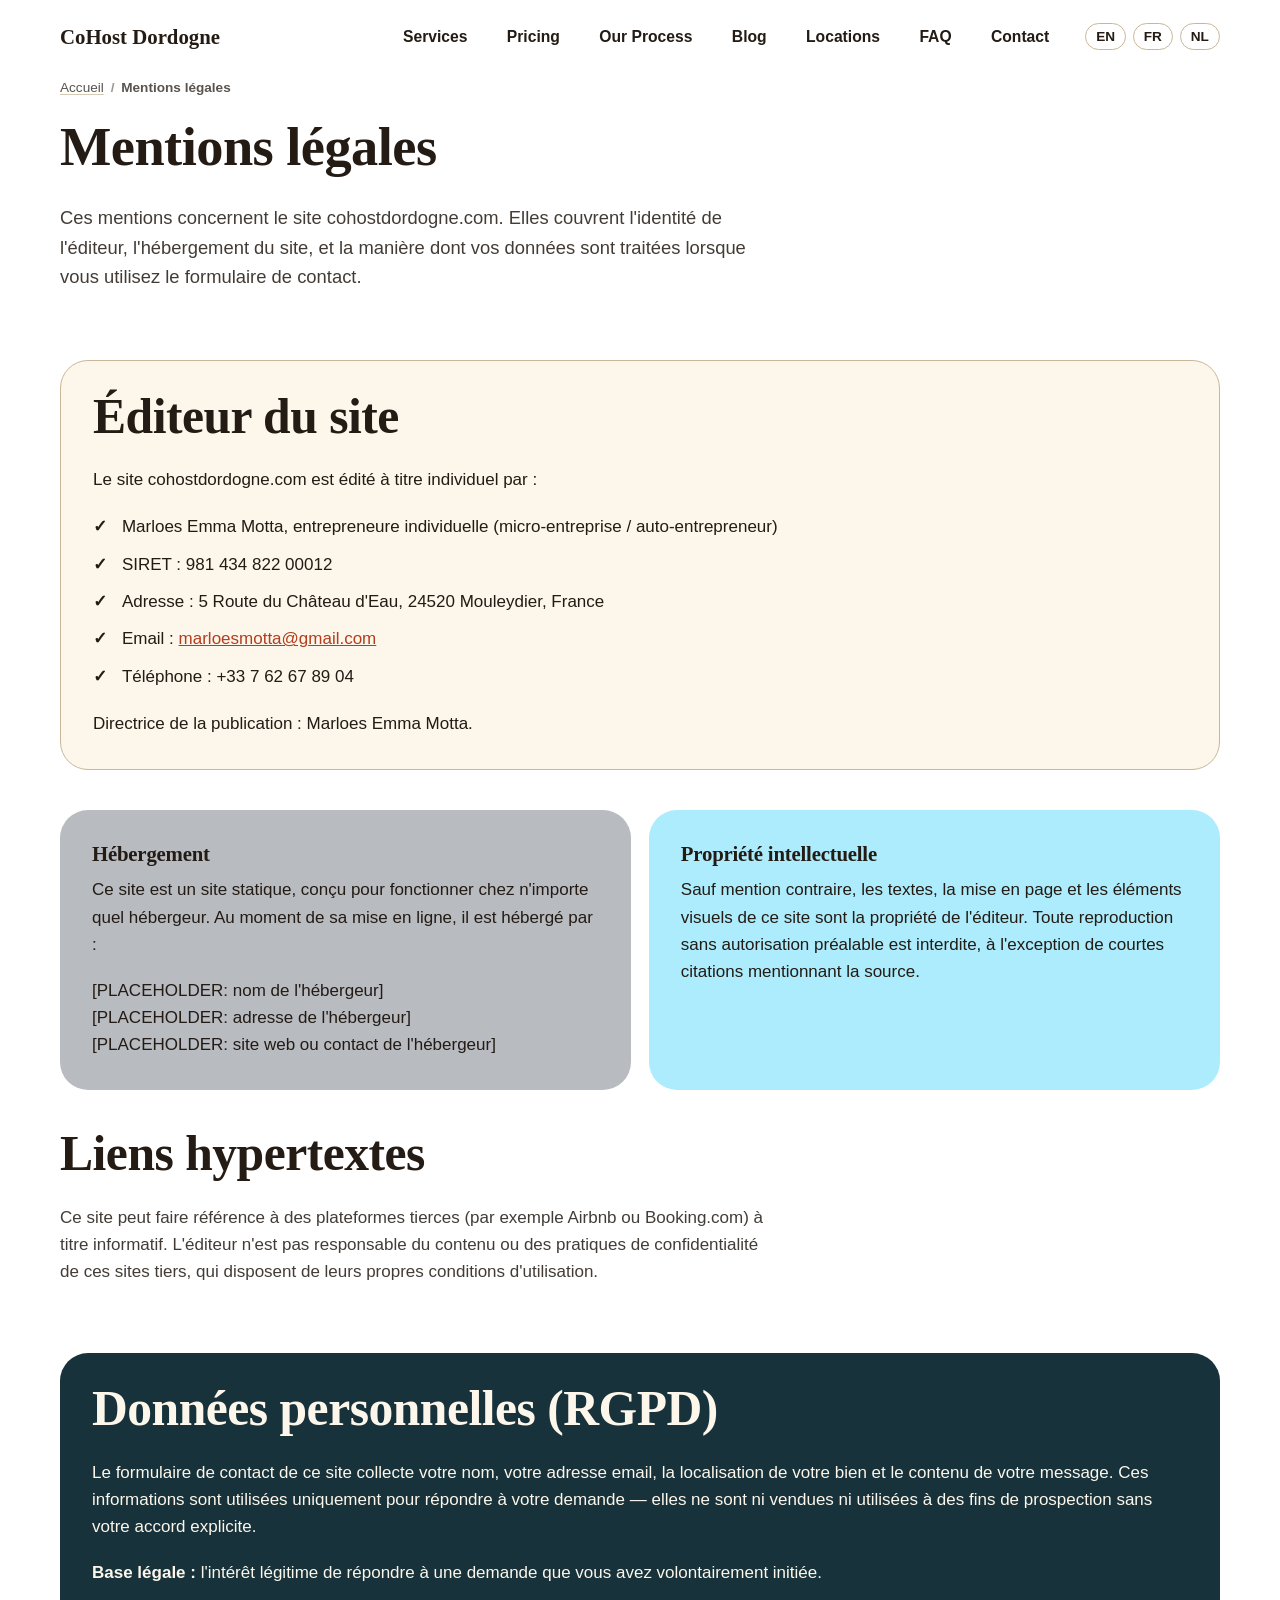
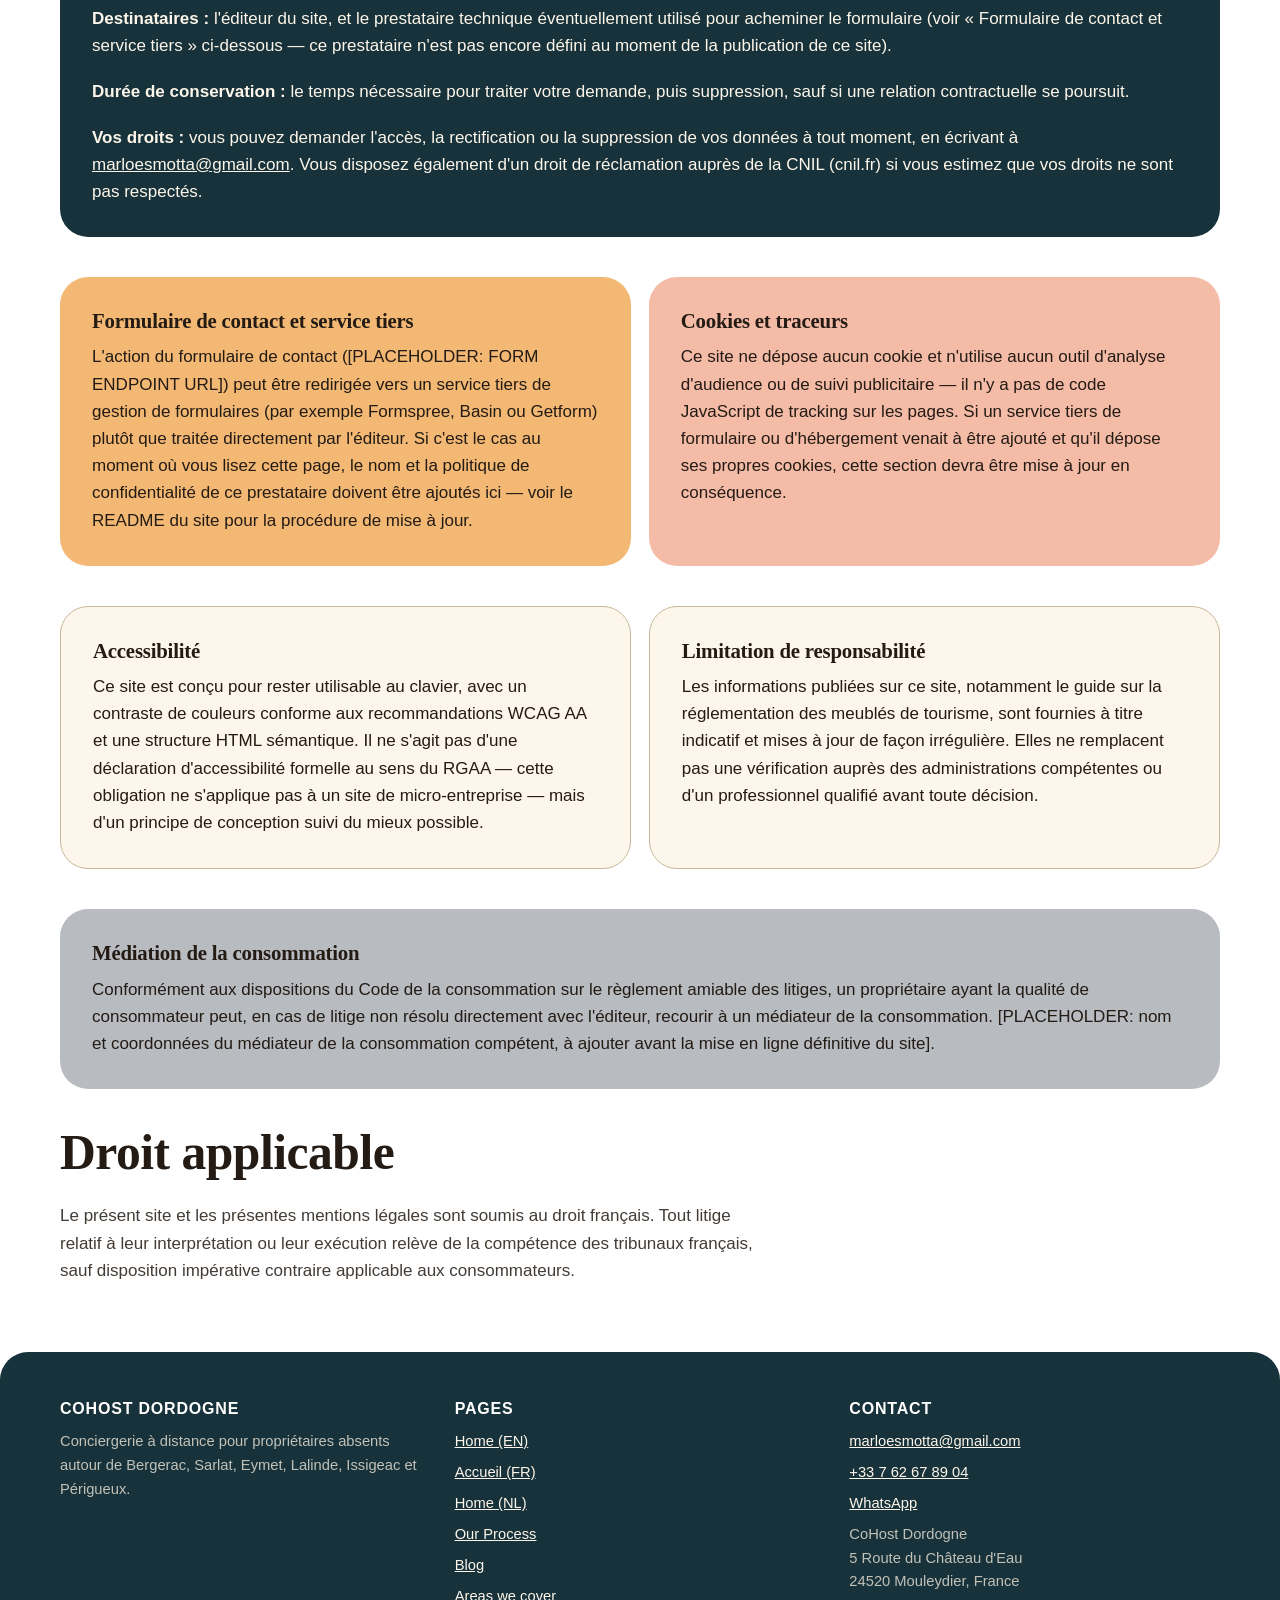
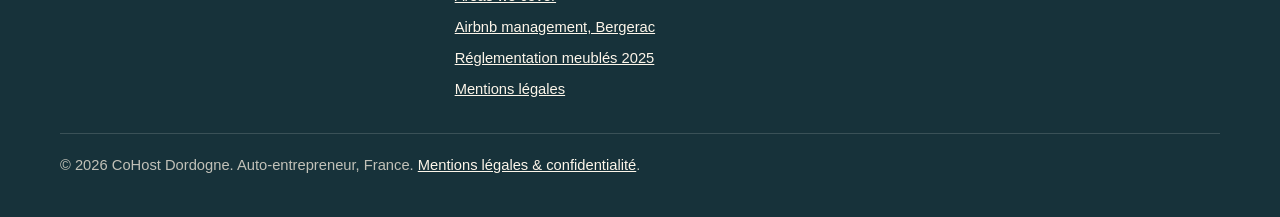
<file: mentions-legales/index.html>
<!DOCTYPE html>
<html lang="fr">
<head>
<meta charset="UTF-8">
<meta name="viewport" content="width=device-width, initial-scale=1">
<title>Mentions Légales – CoHost Dordogne</title>
<meta name="description" content="Mentions légales et politique de confidentialité de CoHost Dordogne : éditeur, hébergement, données personnelles et cookies.">
<link rel="canonical" href="https://cohostdordogne.com/mentions-legales/">

<meta property="og:type" content="website">
<meta property="og:title" content="Mentions Légales – CoHost Dordogne">
<meta property="og:description" content="Mentions légales et politique de confidentialité de CoHost Dordogne.">
<meta property="og:url" content="https://cohostdordogne.com/mentions-legales/">
<meta property="og:locale" content="fr_FR">

<meta name="twitter:card" content="summary">
<meta name="twitter:title" content="Mentions Légales – CoHost Dordogne">
<meta name="twitter:description" content="Mentions légales et politique de confidentialité de CoHost Dordogne.">

<link rel="icon" href="/favicon.svg" type="image/svg+xml">
<link rel="stylesheet" href="/css/style.css">

<style>
  body{margin:0;font-family:-apple-system,BlinkMacSystemFont,"Segoe UI",Roboto,Helvetica,Arial,sans-serif;color:#231b14;background:#ffffff}
  .header-inner{display:flex;align-items:center;justify-content:space-between;padding:1.25rem 1.25rem 0.75rem;max-width:1200px;margin:0 auto}
  .logo{font-family:Georgia,serif;font-weight:700;font-size:1.3rem;color:#231b14;text-decoration:none}
  h1{font-family:Georgia,serif;font-weight:700;color:#231b14;line-height:1.05;font-size:clamp(2rem,5.5vw,3.4rem);margin:0 0 0.5em}
</style>

<script type="application/ld+json">
{
  "@context": "https://schema.org",
  "@type": "LocalBusiness",
  "@id": "https://cohostdordogne.com/#business",
  "name": "CoHost Dordogne",
  "description": "Conciergerie à distance pour propriétaires absents de gîtes et maisons de vacances autour de Bergerac, Sarlat, Eymet, Lalinde, Issigeac et Périgueux.",
  "image": "https://cohostdordogne.com/assets/images/founder.jpg",
  "url": "https://cohostdordogne.com/mentions-legales/",
  "telephone": "+33 7 62 67 89 04",
  "email": "marloesmotta@gmail.com",
  "priceRange": "€€",
  "currenciesAccepted": "EUR",
  "paymentAccepted": "Virement bancaire, chèque, facture, carte bancaire (Stripe)",
  "address": {
    "@type": "PostalAddress",
    "streetAddress": "5 Route du Château d'Eau",
    "addressLocality": "Mouleydier",
    "postalCode": "24520",
    "addressRegion": "Dordogne",
    "addressCountry": "FR"
  },
  "geo": {
    "@type": "GeoCoordinates",
    "latitude": 44.855,
    "longitude": 0.597
  },
  "openingHoursSpecification": [
    {
      "@type": "OpeningHoursSpecification",
      "dayOfWeek": ["Monday", "Tuesday", "Wednesday", "Thursday", "Friday", "Saturday"],
      "opens": "09:00",
      "closes": "19:00",
      "description": "Sur rendez-vous — téléphone ou WhatsApp"
    }
  ],
  "areaServed": [
    { "@type": "City", "name": "Bergerac" },
    { "@type": "City", "name": "Eymet" },
    { "@type": "City", "name": "Lalinde" },
    { "@type": "City", "name": "Issigeac" },
    { "@type": "City", "name": "Sainte-Foy-la-Grande" },
    { "@type": "City", "name": "Monbazillac" },
    { "@type": "City", "name": "Sarlat-la-Canéda" },
    { "@type": "City", "name": "Périgueux" },
    {
      "@type": "GeoCircle",
      "geoMidpoint": { "@type": "GeoCoordinates", "latitude": 44.85, "longitude": 0.48 },
      "geoRadius": "30000"
    }
  ],
  "sameAs": []
}
</script>

<script type="application/ld+json">
{
  "@context": "https://schema.org",
  "@type": "BreadcrumbList",
  "itemListElement": [
    { "@type": "ListItem", "position": 1, "name": "Accueil", "item": "https://cohostdordogne.com/" },
    { "@type": "ListItem", "position": 2, "name": "Mentions légales", "item": "https://cohostdordogne.com/mentions-legales/" }
  ]
}
</script>
</head>
<body>
<a class="skip-link" href="#main">Aller au contenu</a>

<header class="site-header">
  <div class="header-inner">
    <a class="logo" href="/">CoHost Dordogne</a>
    <nav class="main-nav" aria-label="Navigation principale">
      <ul class="nav-links">
        <li><a href="/#services">Services</a></li>
        <li><a href="/#pricing">Pricing</a></li>
        <li><a href="/our-process/">Our Process</a></li>
        <li><a href="/blog/">Blog</a></li>
        <li><a href="/airbnb-management-dordogne/">Locations</a></li>
        <li><a href="/#faq">FAQ</a></li>
        <li><a href="/#contact">Contact</a></li>
      </ul>
      <ul class="lang-switch" aria-label="Langue">
        <li><a href="/" lang="en" hreflang="en">EN</a></li>
        <li><a href="/fr/" lang="fr" hreflang="fr">FR</a></li>
        <li><a href="/nl/" lang="nl" hreflang="nl">NL</a></li>
      </ul>
      <details class="nav-toggle">
        <summary aria-label="Ouvrir le menu">
          <span class="icon-closed dots-icon" aria-hidden="true">
            <span></span><span></span><span></span>
            <span></span><span></span><span></span>
            <span></span><span></span><span></span>
          </span>
          <span class="icon-open" aria-hidden="true">✕</span>
        </summary>
        <div class="nav-overlay">
          <ul class="overlay-links">
            <li><a href="/#services">Services</a></li>
            <li><a href="/#pricing">Pricing</a></li>
            <li><a href="/our-process/">Our Process</a></li>
            <li><a href="/blog/">Blog</a></li>
            <li><a href="/airbnb-management-dordogne/">Locations</a></li>
            <li><a href="/#faq">FAQ</a></li>
            <li><a href="/airbnb-management-bergerac/">Bergerac area</a></li>
            <li><a href="/#contact">Contact</a></li>
          </ul>
          <ul class="lang-switch" aria-label="Langue">
            <li><a href="/" lang="en" hreflang="en">EN</a></li>
            <li><a href="/fr/" lang="fr" hreflang="fr">FR</a></li>
            <li><a href="/nl/" lang="nl" hreflang="nl">NL</a></li>
          </ul>
        </div>
      </details>
    </nav>
  </div>
</header>

<nav class="breadcrumb-nav" aria-label="Fil d'Ariane">
  <ol class="breadcrumb-list">
    <li><a href="/">Accueil</a></li>
    <li aria-current="page">Mentions légales</li>
  </ol>
</nav>

<main id="main">

  <section class="section">
    <div class="container">
      <div class="section-intro">
        <h1>Mentions légales</h1>
        <p class="hero-lede">Ces mentions concernent le site cohostdordogne.com. Elles couvrent l'identité de l'éditeur, l'hébergement du site, et la manière dont vos données sont traitées lorsque vous utilisez le formulaire de contact.</p>
      </div>
    </div>
  </section>

  <section class="section">
    <div class="container">
      <div class="bento">
        <div class="block block-cream span-4">
          <h2>Éditeur du site</h2>
          <p>Le site cohostdordogne.com est édité à titre individuel par :</p>
          <ul class="pricing-list">
            <li>Marloes Emma Motta, entrepreneure individuelle (micro-entreprise / auto-entrepreneur)</li>
            <li>SIRET : 981 434 822 00012</li>
            <li>Adresse : 5 Route du Château d'Eau, 24520 Mouleydier, France</li>
            <li>Email : <a href="mailto:marloesmotta@gmail.com">marloesmotta@gmail.com</a></li>
            <li>Téléphone : +33 7 62 67 89 04</li>
          </ul>
          <p>Directrice de la publication : Marloes Emma Motta.</p>
        </div>
      </div>
    </div>
  </section>

  <section class="section">
    <div class="container">
      <div class="bento">
        <div class="block block-mist span-2">
          <h3>Hébergement</h3>
          <p>Ce site est un site statique, conçu pour fonctionner chez n'importe quel hébergeur. Au moment de sa mise en ligne, il est hébergé par :</p>
          <p>[PLACEHOLDER: nom de l'hébergeur]<br>[PLACEHOLDER: adresse de l'hébergeur]<br>[PLACEHOLDER: site web ou contact de l'hébergeur]</p>
        </div>
        <div class="block block-sky span-2">
          <h3>Propriété intellectuelle</h3>
          <p>Sauf mention contraire, les textes, la mise en page et les éléments visuels de ce site sont la propriété de l'éditeur. Toute reproduction sans autorisation préalable est interdite, à l'exception de courtes citations mentionnant la source.</p>
        </div>
      </div>
    </div>
  </section>

  <section class="section">
    <div class="container">
      <div class="section-intro">
        <h2>Liens hypertextes</h2>
        <p>Ce site peut faire référence à des plateformes tierces (par exemple Airbnb ou Booking.com) à titre informatif. L'éditeur n'est pas responsable du contenu ou des pratiques de confidentialité de ces sites tiers, qui disposent de leurs propres conditions d'utilisation.</p>
      </div>
    </div>
  </section>

  <section class="section">
    <div class="container">
      <div class="bento">
        <div class="block block-dark span-4">
          <h2 style="color:var(--color-cream);">Données personnelles (RGPD)</h2>
          <p>Le formulaire de contact de ce site collecte votre nom, votre adresse email, la localisation de votre bien et le contenu de votre message. Ces informations sont utilisées uniquement pour répondre à votre demande — elles ne sont ni vendues ni utilisées à des fins de prospection sans votre accord explicite.</p>
          <p><strong>Base légale :</strong> l'intérêt légitime de répondre à une demande que vous avez volontairement initiée.</p>
          <p><strong>Destinataires :</strong> l'éditeur du site, et le prestataire technique éventuellement utilisé pour acheminer le formulaire (voir « Formulaire de contact et service tiers » ci-dessous — ce prestataire n'est pas encore défini au moment de la publication de ce site).</p>
          <p><strong>Durée de conservation :</strong> le temps nécessaire pour traiter votre demande, puis suppression, sauf si une relation contractuelle se poursuit.</p>
          <p><strong>Vos droits :</strong> vous pouvez demander l'accès, la rectification ou la suppression de vos données à tout moment, en écrivant à <a href="mailto:marloesmotta@gmail.com">marloesmotta@gmail.com</a>. Vous disposez également d'un droit de réclamation auprès de la CNIL (cnil.fr) si vous estimez que vos droits ne sont pas respectés.</p>
        </div>
      </div>
    </div>
  </section>

  <section class="section">
    <div class="container">
      <div class="bento">
        <div class="block block-apricot span-2">
          <h3>Formulaire de contact et service tiers</h3>
          <p>L'action du formulaire de contact ([PLACEHOLDER: FORM ENDPOINT URL]) peut être redirigée vers un service tiers de gestion de formulaires (par exemple Formspree, Basin ou Getform) plutôt que traitée directement par l'éditeur. Si c'est le cas au moment où vous lisez cette page, le nom et la politique de confidentialité de ce prestataire doivent être ajoutés ici — voir le README du site pour la procédure de mise à jour.</p>
        </div>
        <div class="block block-coral span-2">
          <h3>Cookies et traceurs</h3>
          <p>Ce site ne dépose aucun cookie et n'utilise aucun outil d'analyse d'audience ou de suivi publicitaire — il n'y a pas de code JavaScript de tracking sur les pages. Si un service tiers de formulaire ou d'hébergement venait à être ajouté et qu'il dépose ses propres cookies, cette section devra être mise à jour en conséquence.</p>
        </div>
      </div>
    </div>
  </section>

  <section class="section">
    <div class="container">
      <div class="bento">
        <div class="block block-cream span-2">
          <h3>Accessibilité</h3>
          <p>Ce site est conçu pour rester utilisable au clavier, avec un contraste de couleurs conforme aux recommandations WCAG AA et une structure HTML sémantique. Il ne s'agit pas d'une déclaration d'accessibilité formelle au sens du RGAA — cette obligation ne s'applique pas à un site de micro-entreprise — mais d'un principe de conception suivi du mieux possible.</p>
        </div>
        <div class="block block-cream span-2">
          <h3>Limitation de responsabilité</h3>
          <p>Les informations publiées sur ce site, notamment le guide sur la réglementation des meublés de tourisme, sont fournies à titre indicatif et mises à jour de façon irrégulière. Elles ne remplacent pas une vérification auprès des administrations compétentes ou d'un professionnel qualifié avant toute décision.</p>
        </div>
      </div>
    </div>
  </section>

  <section class="section">
    <div class="container">
      <div class="bento">
        <div class="block block-mist span-4">
          <h3>Médiation de la consommation</h3>
          <p>Conformément aux dispositions du Code de la consommation sur le règlement amiable des litiges, un propriétaire ayant la qualité de consommateur peut, en cas de litige non résolu directement avec l'éditeur, recourir à un médiateur de la consommation. [PLACEHOLDER: nom et coordonnées du médiateur de la consommation compétent, à ajouter avant la mise en ligne définitive du site].</p>
        </div>
      </div>
    </div>
  </section>

  <section class="section">
    <div class="container">
      <div class="section-intro">
        <h2>Droit applicable</h2>
        <p>Le présent site et les présentes mentions légales sont soumis au droit français. Tout litige relatif à leur interprétation ou leur exécution relève de la compétence des tribunaux français, sauf disposition impérative contraire applicable aux consommateurs.</p>
      </div>
    </div>
  </section>

</main>

<footer class="site-footer">
  <div class="container">
    <div class="footer-grid">
      <div>
        <h3>CoHost Dordogne</h3>
        <p>Conciergerie à distance pour propriétaires absents autour de Bergerac, Sarlat, Eymet, Lalinde, Issigeac et Périgueux.</p>
      </div>
      <div>
        <h3>Pages</h3>
        <ul>
          <li><a href="/">Home (EN)</a></li>
          <li><a href="/fr/">Accueil (FR)</a></li>
          <li><a href="/nl/">Home (NL)</a></li>
          <li><a href="/our-process/">Our Process</a></li>
          <li><a href="/blog/">Blog</a></li>
          <li><a href="/airbnb-management-dordogne/">Areas we cover</a></li>
          <li><a href="/airbnb-management-bergerac/">Airbnb management, Bergerac</a></li>
          <li><a href="/reglementation-meubles-tourisme-2025/">Réglementation meublés 2025</a></li>
          <li><a href="/mentions-legales/">Mentions légales</a></li>
        </ul>
      </div>
      <div>
        <h3>Contact</h3>
        <ul>
          <li><a href="mailto:marloesmotta@gmail.com">marloesmotta@gmail.com</a></li>
          <li><a href="tel:+33762678904">+33 7 62 67 89 04</a></li>
          <li><a href="https://wa.me/33762678904">WhatsApp</a></li>
        </ul>
        <address>CoHost Dordogne<br>5 Route du Château d'Eau<br>24520 Mouleydier, France</address>
      </div>
    </div>
    <div class="footer-bottom">
      <p>© 2026 CoHost Dordogne. Auto-entrepreneur, France. <a href="/mentions-legales/">Mentions légales &amp; confidentialité</a>.</p>
    </div>
  </div>
</footer>

</body>
</html>
</file>
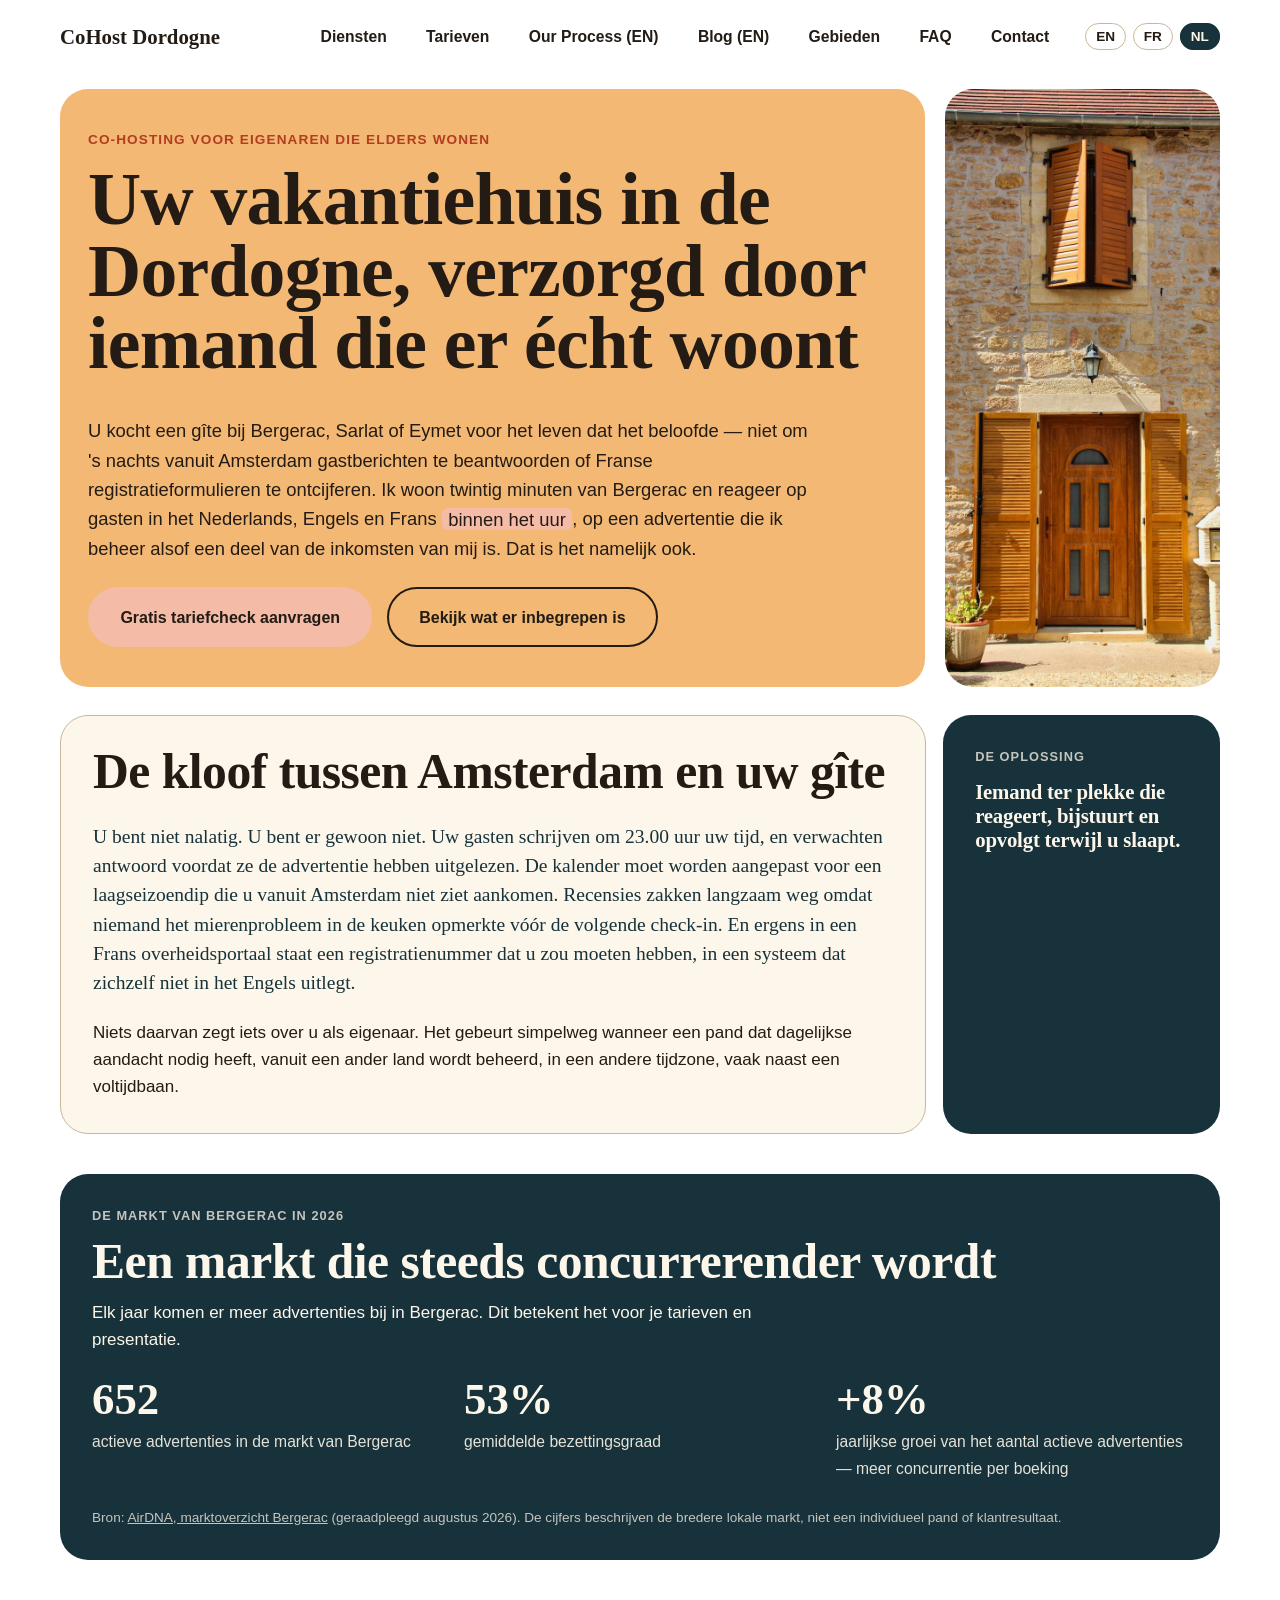
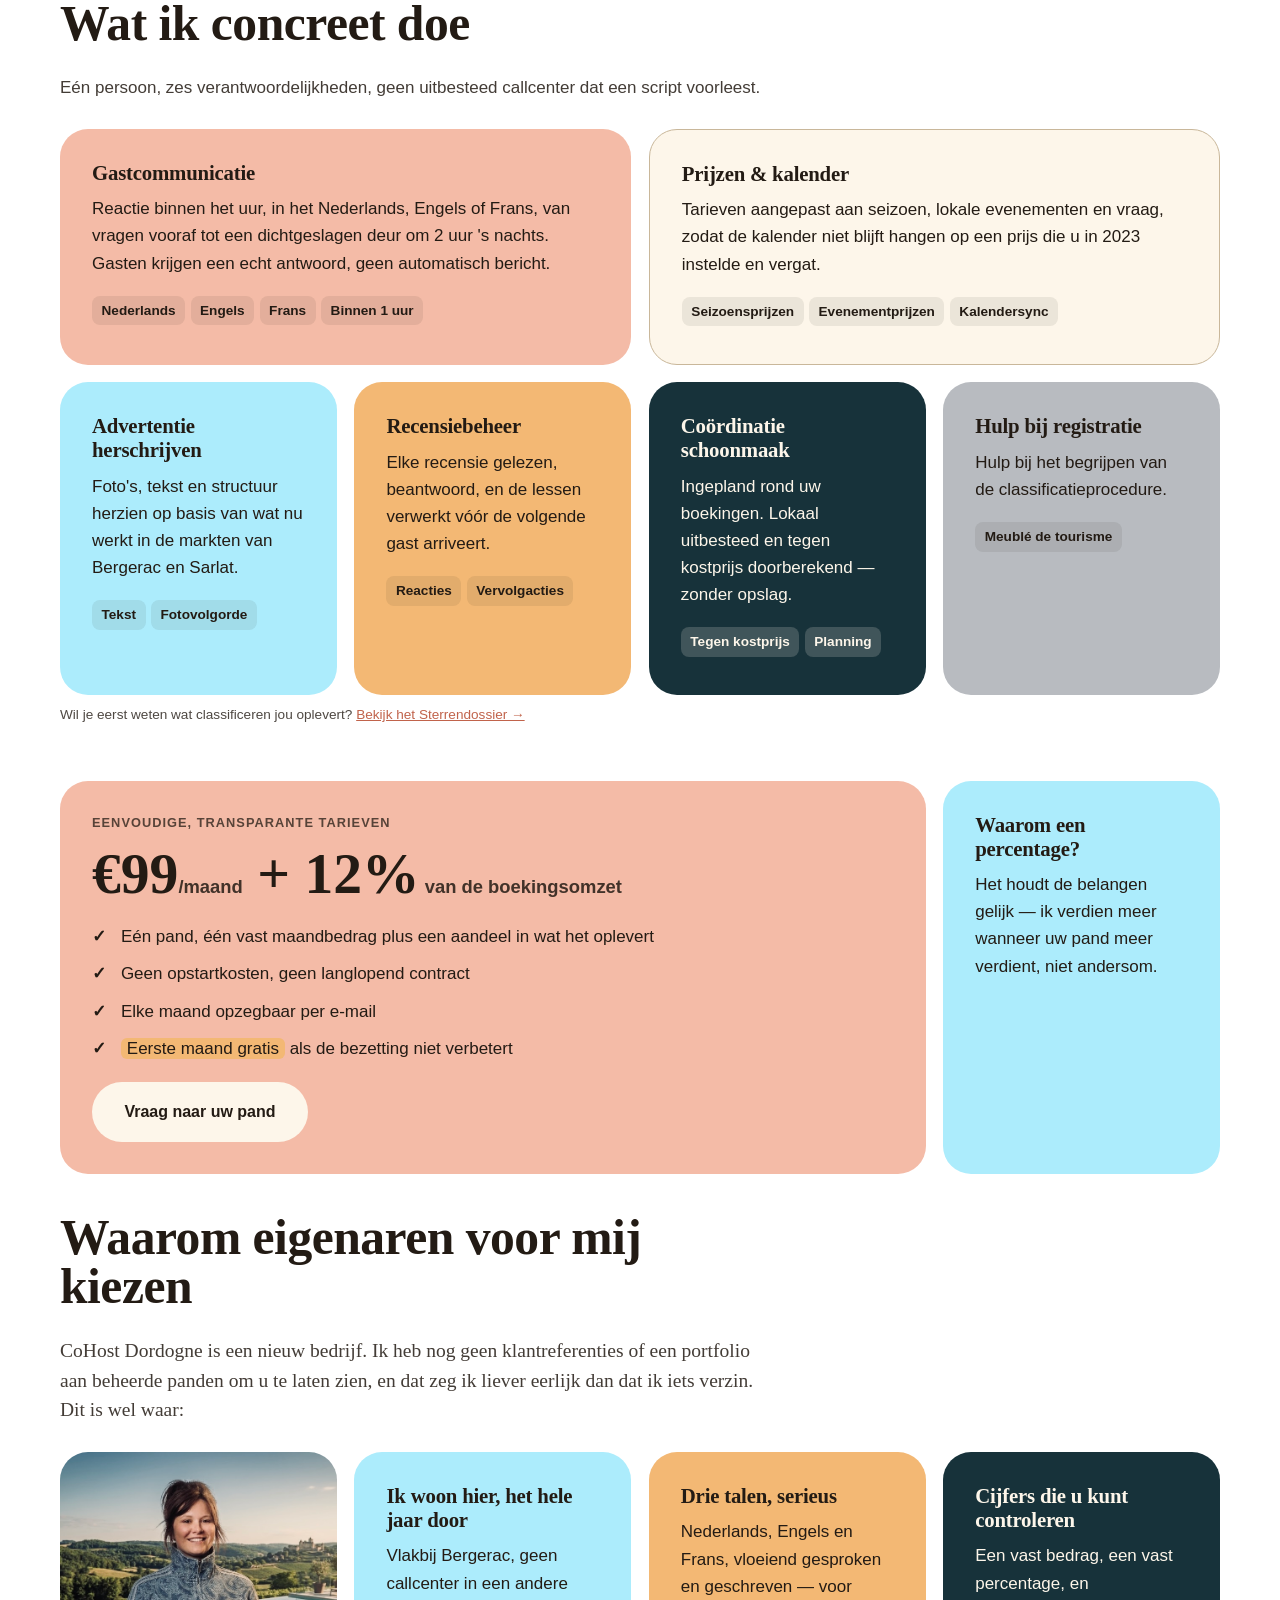
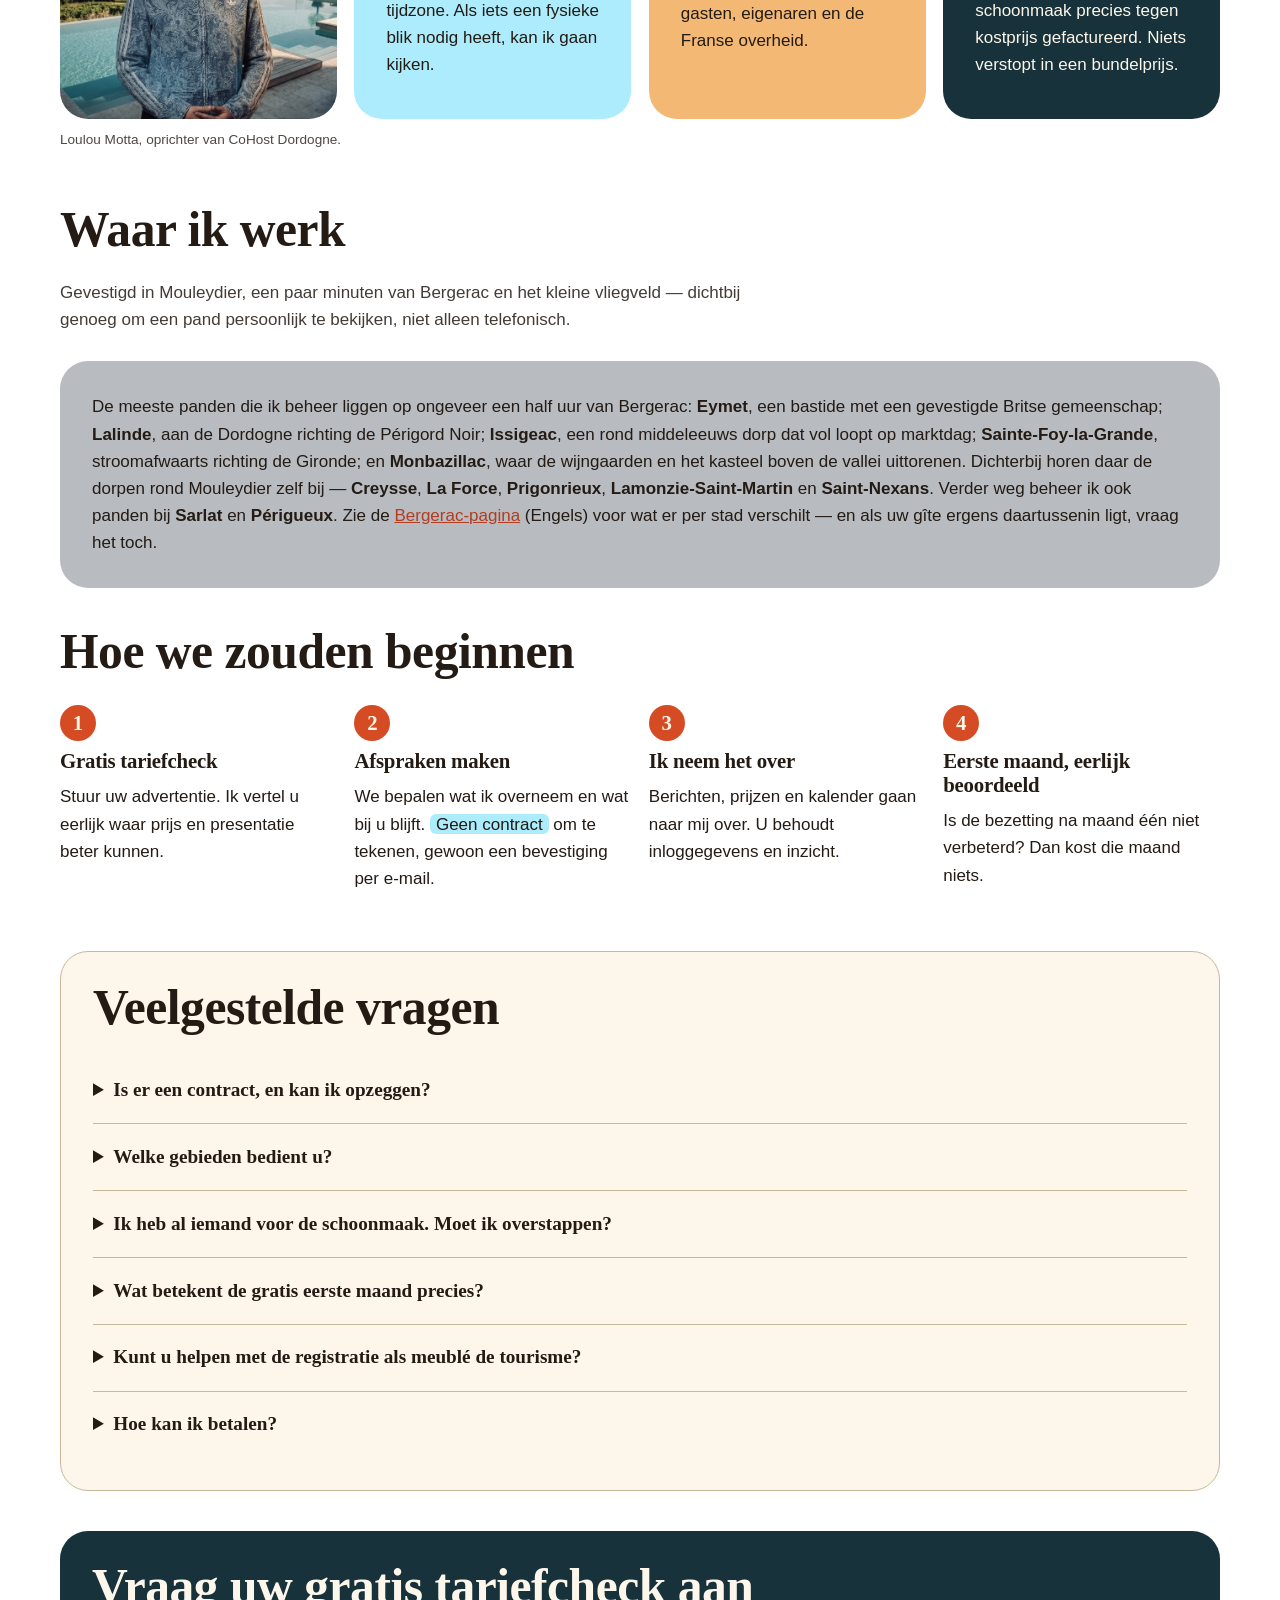
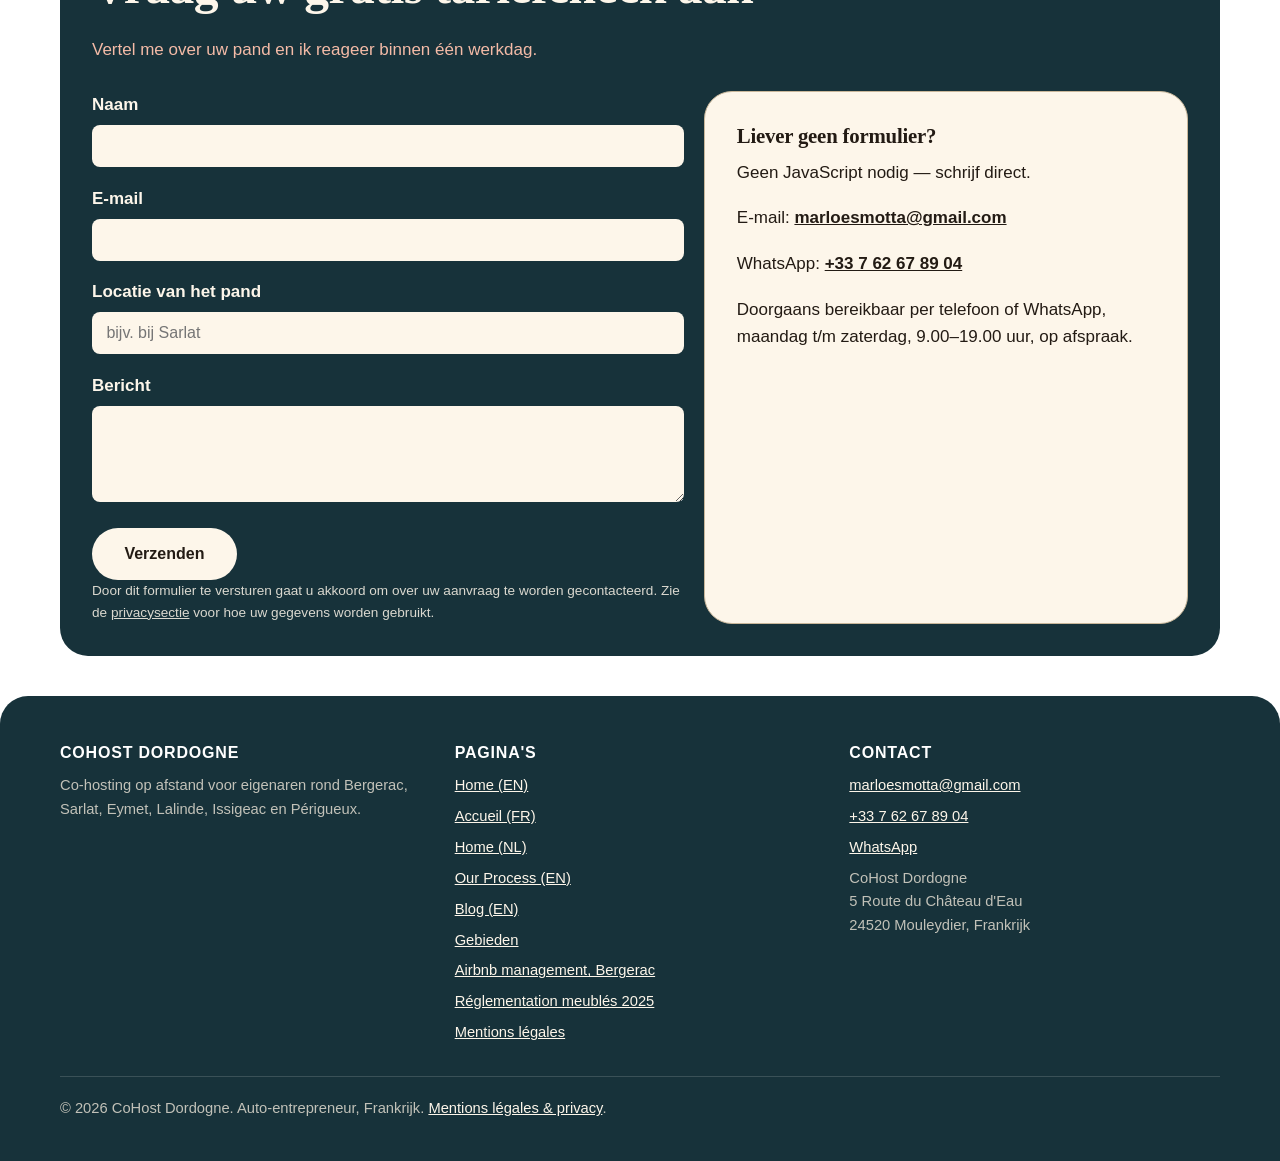
<file: nl/index.html>
<!DOCTYPE html>
<html lang="nl">
<head>
<meta charset="UTF-8">
<meta name="viewport" content="width=device-width, initial-scale=1">
<title>Beheer Vakantiehuis Dordogne – CoHost Dordogne</title>
<meta name="description" content="Beheer van uw vakantiehuis in de Dordogne door een Nederlandstalige lokale conciërge: snelle gastcommunicatie, eerlijke tarieven, geen contract.">
<link rel="canonical" href="https://cohostdordogne.com/nl/">

<link rel="alternate" hreflang="en" href="https://cohostdordogne.com/">
<link rel="alternate" hreflang="fr" href="https://cohostdordogne.com/fr/">
<link rel="alternate" hreflang="nl" href="https://cohostdordogne.com/nl/">
<link rel="alternate" hreflang="x-default" href="https://cohostdordogne.com/">

<meta property="og:type" content="website">
<meta property="og:title" content="Beheer Vakantiehuis Dordogne – CoHost Dordogne">
<meta property="og:description" content="Beheer van uw vakantiehuis in de Dordogne door een Nederlandstalige lokale conciërge: snelle gastcommunicatie, eerlijke tarieven, geen contract.">
<meta property="og:url" content="https://cohostdordogne.com/nl/">
<meta property="og:locale" content="nl_NL">
<meta property="og:locale:alternate" content="en_GB">
<meta property="og:locale:alternate" content="fr_FR">
<meta property="og:image" content="https://cohostdordogne.com/assets/images/hero-property.jpg">

<meta name="twitter:card" content="summary_large_image">
<meta name="twitter:title" content="Beheer Vakantiehuis Dordogne – CoHost Dordogne">
<meta name="twitter:description" content="Beheer van uw vakantiehuis in de Dordogne door een Nederlandstalige lokale conciërge: snelle gastcommunicatie, eerlijke tarieven, geen contract.">
<meta name="twitter:image" content="https://cohostdordogne.com/assets/images/hero-property.jpg">

<link rel="icon" href="/favicon.svg" type="image/svg+xml">
<link rel="stylesheet" href="/css/style.css">

<style>
  body{margin:0;font-family:-apple-system,BlinkMacSystemFont,"Segoe UI",Roboto,Helvetica,Arial,sans-serif;color:#231b14;background:#ffffff}
  .header-inner{display:flex;align-items:center;justify-content:space-between;padding:1.25rem 1.25rem 0.75rem;max-width:1200px;margin:0 auto}
  .logo{font-family:Georgia,serif;font-weight:700;font-size:1.3rem;color:#231b14;text-decoration:none}
  .hero-main{border-radius:28px;background:#f3b874;padding:2.5rem 1.75rem}
  h1{font-family:Georgia,serif;font-weight:700;color:#231b14;line-height:0.98;font-size:clamp(2.4rem,7vw,4.6rem);margin:0 0 0.5em}
</style>

<script type="application/ld+json">
{
  "@context": "https://schema.org",
  "@type": "LocalBusiness",
  "@id": "https://cohostdordogne.com/#business",
  "name": "CoHost Dordogne",
  "description": "Co-hosting op afstand voor eigenaren van gîtes en vakantiehuizen rond Bergerac, Sarlat, Eymet, Lalinde, Issigeac en Périgueux die zelf niet in Frankrijk wonen.",
  "image": "https://cohostdordogne.com/assets/images/founder.jpg",
  "url": "https://cohostdordogne.com/nl/",
  "telephone": "+33 7 62 67 89 04",
  "email": "marloesmotta@gmail.com",
  "priceRange": "€€",
  "currenciesAccepted": "EUR",
  "paymentAccepted": "Bankoverschrijving, cheque, factuur, creditcard (Stripe)",
  "address": {
    "@type": "PostalAddress",
    "streetAddress": "5 Route du Château d'Eau",
    "addressLocality": "Mouleydier",
    "postalCode": "24520",
    "addressRegion": "Dordogne",
    "addressCountry": "FR"
  },
  "geo": {
    "@type": "GeoCoordinates",
    "latitude": 44.855,
    "longitude": 0.597
  },
  "openingHoursSpecification": [
    {
      "@type": "OpeningHoursSpecification",
      "dayOfWeek": ["Monday", "Tuesday", "Wednesday", "Thursday", "Friday", "Saturday"],
      "opens": "09:00",
      "closes": "19:00",
      "description": "Op afspraak — telefoon of WhatsApp"
    }
  ],
  "areaServed": [
    { "@type": "City", "name": "Bergerac" },
    { "@type": "City", "name": "Eymet" },
    { "@type": "City", "name": "Lalinde" },
    { "@type": "City", "name": "Issigeac" },
    { "@type": "City", "name": "Sainte-Foy-la-Grande" },
    { "@type": "City", "name": "Monbazillac" },
    { "@type": "City", "name": "Sarlat-la-Canéda" },
    { "@type": "City", "name": "Périgueux" },
    {
      "@type": "GeoCircle",
      "geoMidpoint": { "@type": "GeoCoordinates", "latitude": 44.85, "longitude": 0.48 },
      "geoRadius": "30000"
    }
  ],
  "sameAs": []
}
</script>

<script type="application/ld+json">
{
  "@context": "https://schema.org",
  "@type": "FAQPage",
  "mainEntity": [
    {
      "@type": "Question",
      "name": "Is er een contract, en kan ik opzeggen?",
      "acceptedAnswer": {
        "@type": "Answer",
        "text": "Geen contract. Het is maand-tot-maand — opzegbaar met een maand opzegtermijn per e-mail, zonder boete en zonder kleine lettertjes."
      }
    },
    {
      "@type": "Question",
      "name": "Welke gebieden bedient u?",
      "acceptedAnswer": {
        "@type": "Answer",
        "text": "Panden rond Bergerac, Sarlat, Eymet, Lalinde, Issigeac, Périgueux en de dorpen daartussen. Verder weg? Vraag het toch."
      }
    },
    {
      "@type": "Question",
      "name": "Ik heb al iemand voor de schoonmaak. Moet ik overstappen?",
      "acceptedAnswer": {
        "@type": "Answer",
        "text": "Nee. Ik stem de planning van uw huidige schoonmaker graag af op de boekingen. Wilt u dat ik het regel, dan wordt de schoonmaak lokaal uitbesteed en tegen kostprijs gefactureerd, zonder opslag."
      }
    },
    {
      "@type": "Question",
      "name": "Wat betekent de gratis eerste maand precies?",
      "acceptedAnswer": {
        "@type": "Answer",
        "text": "Is de bezetting na één volledige maand onder mijn beheer niet verbeterd ten opzichte van dezelfde maand het jaar ervoor, dan wordt de 99 euro van die maand kwijtgescholden. Geen discussie, geen gedoe."
      }
    },
    {
      "@type": "Question",
      "name": "Kunt u helpen met de registratie als meublé de tourisme?",
      "acceptedAnswer": {
        "@type": "Answer",
        "text": "Ik leg graag uit wat de registratie inhoudt en verwijs u naar het juiste lokale loket. Ik ben geen jurist of boekhouder — voor formeel fiscaal of juridisch advies verwijs ik u door naar een gekwalificeerd persoon."
      }
    },
    {
      "@type": "Question",
      "name": "Hoe kan ik betalen?",
      "acceptedAnswer": {
        "@type": "Answer",
        "text": "Per bankoverschrijving, cheque of factuur — wat u het beste uitkomt. Liever met kaart betalen? Dan stuur ik u een Stripe-betaallink."
      }
    }
  ]
}
</script>
</head>
<body>
<a class="skip-link" href="#main">Naar de inhoud</a>

<header class="site-header">
  <div class="header-inner">
    <a class="logo" href="/nl/">CoHost Dordogne</a>
    <nav class="main-nav" aria-label="Hoofdnavigatie">
      <ul class="nav-links">
        <li><a href="/nl/#diensten">Diensten</a></li>
        <li><a href="/nl/#tarieven">Tarieven</a></li>
        <li><a href="/our-process/">Our Process (EN)</a></li>
        <li><a href="/blog/">Blog (EN)</a></li>
        <li><a href="/airbnb-management-dordogne/">Gebieden</a></li>
        <li><a href="/nl/#faq">FAQ</a></li>
        <li><a href="/nl/#contact">Contact</a></li>
      </ul>
      <ul class="lang-switch" aria-label="Taal">
        <li><a href="/" lang="en" hreflang="en">EN</a></li>
        <li><a href="/fr/" lang="fr" hreflang="fr">FR</a></li>
        <li><a href="/nl/" aria-current="true" lang="nl" hreflang="nl">NL</a></li>
      </ul>
      <details class="nav-toggle">
        <summary aria-label="Menu openen">
          <span class="icon-closed dots-icon" aria-hidden="true">
            <span></span><span></span><span></span>
            <span></span><span></span><span></span>
            <span></span><span></span><span></span>
          </span>
          <span class="icon-open" aria-hidden="true">✕</span>
        </summary>
        <div class="nav-overlay">
          <ul class="overlay-links">
            <li><a href="/nl/#diensten">Diensten</a></li>
            <li><a href="/nl/#tarieven">Tarieven</a></li>
            <li><a href="/our-process/">Our Process (EN)</a></li>
            <li><a href="/blog/">Blog (EN)</a></li>
            <li><a href="/airbnb-management-dordogne/">Gebieden</a></li>
            <li><a href="/nl/#faq">FAQ</a></li>
            <li><a href="/airbnb-management-bergerac/">Regio Bergerac</a></li>
            <li><a href="/reglementation-meubles-tourisme-2025/">Registratiegids</a></li>
            <li><a href="/nl/#contact">Contact</a></li>
          </ul>
          <ul class="lang-switch" aria-label="Taal">
            <li><a href="/" lang="en" hreflang="en">EN</a></li>
            <li><a href="/fr/" lang="fr" hreflang="fr">FR</a></li>
            <li><a href="/nl/" aria-current="true" lang="nl" hreflang="nl">NL</a></li>
          </ul>
        </div>
      </details>
    </nav>
  </div>
</header>

<main id="main">

  <section class="hero">
    <div class="container">
      <div class="hero-inner">
        <div class="hero-main">
          <p class="hero-eyebrow">Co-hosting voor eigenaren die elders wonen</p>
          <h1>Uw vakantiehuis in de Dordogne, verzorgd door iemand die er écht woont</h1>
          <p class="hero-lede">U kocht een gîte bij Bergerac, Sarlat of Eymet voor het leven dat het beloofde — niet om 's nachts vanuit Amsterdam gastberichten te beantwoorden of Franse registratieformulieren te ontcijferen. Ik woon twintig minuten van Bergerac en reageer op gasten in het Nederlands, Engels en Frans <span class="hl">binnen het uur</span>, op een advertentie die ik beheer alsof een deel van de inkomsten van mij is. Dat is het namelijk ook.</p>
          <div class="hero-ctas">
            <a class="btn btn-primary" href="#contact">Gratis tariefcheck aanvragen</a>
            <a class="btn btn-secondary" href="#diensten">Bekijk wat er inbegrepen is</a>
          </div>
        </div>
        <figure class="figure-placeholder hero-figure">
          <img src="/assets/images/hero-property.jpg" alt="Traditioneel stenen huis in de Périgord met een open houten voordeur en bijpassende luiken" loading="lazy" width="900" height="1350">
        </figure>
      </div>
    </div>
  </section>

  <section class="section">
    <div class="container">
      <div class="bento">
        <div class="block block-cream span-3">
          <h2>De kloof tussen Amsterdam en uw gîte</h2>
          <p class="accent-copy accent-copy--teal">U bent niet nalatig. U bent er gewoon niet. Uw gasten schrijven om 23.00 uur uw tijd, en verwachten antwoord voordat ze de advertentie hebben uitgelezen. De kalender moet worden aangepast voor een laagseizoendip die u vanuit Amsterdam niet ziet aankomen. Recensies zakken langzaam weg omdat niemand het mierenprobleem in de keuken opmerkte vóór de volgende check-in. En ergens in een Frans overheidsportaal staat een registratienummer dat u zou moeten hebben, in een systeem dat zichzelf niet in het Engels uitlegt.</p>
          <p>Niets daarvan zegt iets over u als eigenaar. Het gebeurt simpelweg wanneer een pand dat dagelijkse aandacht nodig heeft, vanuit een ander land wordt beheerd, in een andere tijdzone, vaak naast een voltijdbaan.</p>
        </div>
        <div class="block block-dark span-1">
          <p class="block-eyebrow">De oplossing</p>
          <h3>Iemand ter plekke die reageert, bijstuurt en opvolgt terwijl u slaapt.</h3>
        </div>
      </div>
    </div>
  </section>

  <section class="section">
    <div class="container">
      <div class="bento">
        <div class="block block-dark span-4">
          <p class="block-eyebrow">De markt van Bergerac in 2026</p>
          <h2 style="margin-bottom:0.75rem;">Een markt die steeds concurrerender wordt</h2>
          <p style="max-width:42em;">Elk jaar komen er meer advertenties bij in Bergerac. Dit betekent het voor je tarieven en presentatie.</p>
          <div class="stat-block" style="margin-top:1.5rem;">
            <div>
              <span class="stat-number">652</span>
              <span class="stat-label">actieve advertenties in de markt van Bergerac</span>
            </div>
            <div>
              <span class="stat-number">53%</span>
              <span class="stat-label">gemiddelde bezettingsgraad</span>
            </div>
            <div>
              <span class="stat-number">+8%</span>
              <span class="stat-label">jaarlijkse groei van het aantal actieve advertenties — meer concurrentie per boeking</span>
            </div>
          </div>
          <p class="stat-source">Bron: <a href="https://www.airdna.co/vacation-rental-data/app/fr/new-aquitaine/bergerac/overview">AirDNA, marktoverzicht Bergerac</a> (geraadpleegd augustus 2026). De cijfers beschrijven de bredere lokale markt, niet een individueel pand of klantresultaat.</p>
        </div>
      </div>
    </div>
  </section>

  <section id="diensten" class="section">
    <div class="container">
      <div class="section-intro">
        <h2>Wat ik concreet doe</h2>
        <p>Eén persoon, zes verantwoordelijkheden, geen uitbesteed callcenter dat een script voorleest.</p>
      </div>
      <div class="bento">
        <div class="block block-coral span-2">
          <h3>Gastcommunicatie</h3>
          <p>Reactie binnen het uur, in het Nederlands, Engels of Frans, van vragen vooraf tot een dichtgeslagen deur om 2 uur 's nachts. Gasten krijgen een echt antwoord, geen automatisch bericht.</p>
          <div class="tag-list">
            <span class="tag-pill">Nederlands</span><span class="tag-pill">Engels</span><span class="tag-pill">Frans</span><span class="tag-pill">Binnen 1 uur</span>
          </div>
        </div>
        <div class="block block-cream span-2">
          <h3>Prijzen &amp; kalender</h3>
          <p>Tarieven aangepast aan seizoen, lokale evenementen en vraag, zodat de kalender niet blijft hangen op een prijs die u in 2023 instelde en vergat.</p>
          <div class="tag-list">
            <span class="tag-pill">Seizoensprijzen</span><span class="tag-pill">Evenementprijzen</span><span class="tag-pill">Kalendersync</span>
          </div>
        </div>
        <div class="block block-sky span-1">
          <h3>Advertentie herschrijven</h3>
          <p>Foto's, tekst en structuur herzien op basis van wat nu werkt in de markten van Bergerac en Sarlat.</p>
          <div class="tag-list">
            <span class="tag-pill">Tekst</span><span class="tag-pill">Fotovolgorde</span>
          </div>
        </div>
        <div class="block block-apricot span-1">
          <h3>Recensiebeheer</h3>
          <p>Elke recensie gelezen, beantwoord, en de lessen verwerkt vóór de volgende gast arriveert.</p>
          <div class="tag-list">
            <span class="tag-pill">Reacties</span><span class="tag-pill">Vervolgacties</span>
          </div>
        </div>
        <div class="block block-dark span-1">
          <h3>Coördinatie schoonmaak</h3>
          <p>Ingepland rond uw boekingen. Lokaal uitbesteed en tegen kostprijs doorberekend — zonder opslag.</p>
          <div class="tag-list">
            <span class="tag-pill">Tegen kostprijs</span><span class="tag-pill">Planning</span>
          </div>
        </div>
        <div class="block block-mist span-1">
          <h3>Hulp bij registratie</h3>
          <p>Hulp bij het begrijpen van de classificatieprocedure.</p>
          <div class="tag-list">
            <span class="tag-pill">Meublé de tourisme</span>
          </div>
        </div>
      </div>
      <p class="figure-caption">Wil je eerst weten wat classificeren jou oplevert? <a href="/sterrendossier/">Bekijk het Sterrendossier →</a></p>
    </div>
  </section>

  <section id="tarieven" class="section">
    <div class="container">
      <div class="bento">
        <div class="block block-coral span-3">
          <p class="block-eyebrow">Eenvoudige, transparante tarieven</p>
          <p class="price-figure">€99<span>/maand</span> + 12%<span> van de boekingsomzet</span></p>
          <ul class="pricing-list">
            <li>Eén pand, één vast maandbedrag plus een aandeel in wat het oplevert</li>
            <li>Geen opstartkosten, geen langlopend contract</li>
            <li>Elke maand opzegbaar per e-mail</li>
            <li><span class="hl hl-apricot">Eerste maand gratis</span> als de bezetting niet verbetert</li>
          </ul>
          <a class="btn btn-on-dark" href="#contact">Vraag naar uw pand</a>
        </div>
        <div class="block block-sky span-1">
          <h3>Waarom een percentage?</h3>
          <p>Het houdt de belangen gelijk — ik verdien meer wanneer uw pand meer verdient, niet andersom.</p>
        </div>
      </div>
    </div>
  </section>

  <section class="section">
    <div class="container">
      <div class="section-intro">
        <h2>Waarom eigenaren voor mij kiezen</h2>
        <p class="accent-copy accent-copy--coral">CoHost Dordogne is een nieuw bedrijf. Ik heb nog geen klantreferenties of een portfolio aan beheerde panden om u te laten zien, en dat zeg ik liever eerlijk dan dat ik iets verzin. Dit is wel waar:</p>
      </div>
      <div class="bento">
        <figure class="figure-placeholder block block-flush block-mist span-1">
          <img src="/assets/images/founder.jpg" alt="Loulou Motta, oprichter van CoHost Dordogne, bij een zwembad met uitzicht over de Dordogne-vallei" loading="lazy" width="658" height="635">
        </figure>
        <div class="block block-sky span-1">
          <h3>Ik woon hier, het hele jaar door</h3>
          <p>Vlakbij Bergerac, geen callcenter in een andere tijdzone. Als iets een fysieke blik nodig heeft, kan ik gaan kijken.</p>
        </div>
        <div class="block block-apricot span-1">
          <h3>Drie talen, serieus</h3>
          <p>Nederlands, Engels en Frans, vloeiend gesproken en geschreven — voor gasten, eigenaren en de Franse overheid.</p>
        </div>
        <div class="block block-dark span-1">
          <h3>Cijfers die u kunt controleren</h3>
          <p>Een vast bedrag, een vast percentage, en schoonmaak precies tegen kostprijs gefactureerd. Niets verstopt in een bundelprijs.</p>
        </div>
      </div>
      <p class="figure-caption">Loulou Motta, oprichter van CoHost Dordogne.</p>
    </div>
  </section>

  <section id="werkgebied" class="section">
    <div class="container">
      <div class="section-intro">
        <h2>Waar ik werk</h2>
        <p>Gevestigd in Mouleydier, een paar minuten van Bergerac en het kleine vliegveld — dichtbij genoeg om een pand persoonlijk te bekijken, niet alleen telefonisch.</p>
      </div>
      <div class="bento">
        <div class="block block-mist span-4">
          <p>De meeste panden die ik beheer liggen op ongeveer een half uur van Bergerac: <strong>Eymet</strong>, een bastide met een gevestigde Britse gemeenschap; <strong>Lalinde</strong>, aan de Dordogne richting de Périgord Noir; <strong>Issigeac</strong>, een rond middeleeuws dorp dat vol loopt op marktdag; <strong>Sainte-Foy-la-Grande</strong>, stroomafwaarts richting de Gironde; en <strong>Monbazillac</strong>, waar de wijngaarden en het kasteel boven de vallei uittorenen. Dichterbij horen daar de dorpen rond Mouleydier zelf bij — <strong>Creysse</strong>, <strong>La Force</strong>, <strong>Prigonrieux</strong>, <strong>Lamonzie-Saint-Martin</strong> en <strong>Saint-Nexans</strong>. Verder weg beheer ik ook panden bij <strong>Sarlat</strong> en <strong>Périgueux</strong>. Zie de <a href="/airbnb-management-bergerac/">Bergerac-pagina</a> (Engels) voor wat er per stad verschilt — en als uw gîte ergens daartussenin ligt, vraag het toch.</p>
        </div>
      </div>
    </div>
  </section>

  <section class="section">
    <div class="container">
      <div class="section-intro">
        <h2>Hoe we zouden beginnen</h2>
      </div>
      <ol class="steps">
        <li><h3>Gratis tariefcheck</h3><p>Stuur uw advertentie. Ik vertel u eerlijk waar prijs en presentatie beter kunnen.</p></li>
        <li><h3>Afspraken maken</h3><p>We bepalen wat ik overneem en wat bij u blijft. <span class="hl hl-sky">Geen contract</span> om te tekenen, gewoon een bevestiging per e-mail.</p></li>
        <li><h3>Ik neem het over</h3><p>Berichten, prijzen en kalender gaan naar mij over. U behoudt inloggegevens en inzicht.</p></li>
        <li><h3>Eerste maand, eerlijk beoordeeld</h3><p>Is de bezetting na maand één niet verbeterd? Dan kost die maand niets.</p></li>
      </ol>
    </div>
  </section>

  <section id="faq" class="section">
    <div class="container">
      <div class="block block-cream">
        <div class="section-intro" style="margin-bottom:1rem;">
          <h2>Veelgestelde vragen</h2>
        </div>
        <div>
          <details class="faq-item">
            <summary>Is er een contract, en kan ik opzeggen?</summary>
            <p>Geen contract. Het is maand-tot-maand — opzegbaar met een maand opzegtermijn per e-mail, zonder boete en zonder kleine lettertjes.</p>
          </details>
          <details class="faq-item">
            <summary>Welke gebieden bedient u?</summary>
            <p>Panden rond Bergerac, Sarlat, Eymet, Lalinde, Issigeac, Périgueux en de dorpen daartussen. Verder weg? Vraag het toch.</p>
          </details>
          <details class="faq-item">
            <summary>Ik heb al iemand voor de schoonmaak. Moet ik overstappen?</summary>
            <p>Nee. Ik stem de planning van uw huidige schoonmaker graag af op de boekingen. Wilt u dat ik het regel, dan wordt de schoonmaak lokaal uitbesteed en tegen kostprijs gefactureerd, zonder opslag.</p>
          </details>
          <details class="faq-item">
            <summary>Wat betekent de gratis eerste maand precies?</summary>
            <p>Is de bezetting na één volledige maand onder mijn beheer niet verbeterd ten opzichte van dezelfde maand het jaar ervoor, dan wordt de €99 van die maand <span class="hl">kwijtgescholden</span>. Geen discussie, geen gedoe.</p>
          </details>
          <details class="faq-item">
            <summary>Kunt u helpen met de registratie als meublé de tourisme?</summary>
            <p>Ik leg graag uit wat de registratie inhoudt en verwijs u naar het juiste lokale loket, in het Engels of Nederlands. Ik ben geen jurist of boekhouder — voor formeel fiscaal of juridisch advies verwijs ik u door naar een gekwalificeerd persoon. Zie de <a href="/reglementation-meubles-tourisme-2025/">registratiegids</a> (Frans) voor de details.</p>
          </details>
          <details class="faq-item">
            <summary>Hoe kan ik betalen?</summary>
            <p>Per bankoverschrijving, cheque of factuur — wat u het beste uitkomt. Liever met kaart betalen? Dan stuur ik u een Stripe-betaallink.</p>
          </details>
        </div>
      </div>
    </div>
  </section>

  <section id="contact" class="section">
    <div class="container">
      <div class="bento">
        <div class="block block-dark span-4">
          <div class="section-intro">
            <h2>Vraag uw gratis tariefcheck aan</h2>
            <p>Vertel me over uw pand en ik reageer binnen één werkdag.</p>
          </div>
          <div class="contact-grid">
            <!--
              FORMULIER-ENDPOINT: wijzig alleen de "action"-waarde hieronder om
              dit formulier naar een andere dienst te sturen (Formspree, Basin,
              Getform, uw eigen script...). Gedocumenteerd in README.md onder
              "Swapping the contact form endpoint".
            -->
            <form class="contact-form" action="[PLACEHOLDER: FORM ENDPOINT URL]" method="POST">
              <div class="form-field">
                <label for="name">Naam</label>
                <input type="text" id="name" name="name" required autocomplete="name">
              </div>
              <div class="form-field">
                <label for="email">E-mail</label>
                <input type="email" id="email" name="email" required autocomplete="email">
              </div>
              <div class="form-field">
                <label for="location">Locatie van het pand</label>
                <input type="text" id="location" name="location" placeholder="bijv. bij Sarlat">
              </div>
              <div class="form-field">
                <label for="message">Bericht</label>
                <textarea id="message" name="message" rows="4" required></textarea>
              </div>
              <button class="btn btn-on-dark" type="submit">Verzenden</button>
              <p class="form-note">Door dit formulier te versturen gaat u akkoord om over uw aanvraag te worden gecontacteerd. Zie de <a href="/mentions-legales/">privacysectie</a> voor hoe uw gegevens worden gebruikt.</p>
            </form>
            <div class="block block-cream fallback-contact">
              <h3>Liever geen formulier?</h3>
              <p>Geen JavaScript nodig — schrijf direct.</p>
              <p>E-mail: <a href="mailto:marloesmotta@gmail.com">marloesmotta@gmail.com</a></p>
              <p>WhatsApp: <a href="https://wa.me/33762678904">+33 7 62 67 89 04</a></p>
              <p>Doorgaans bereikbaar per telefoon of WhatsApp, maandag t/m zaterdag, 9.00–19.00 uur, op afspraak.</p>
            </div>
          </div>
        </div>
      </div>
    </div>
  </section>

</main>

<footer class="site-footer">
  <div class="container">
    <div class="footer-grid">
      <div>
        <h3>CoHost Dordogne</h3>
        <p>Co-hosting op afstand voor eigenaren rond Bergerac, Sarlat, Eymet, Lalinde, Issigeac en Périgueux.</p>
      </div>
      <div>
        <h3>Pagina's</h3>
        <ul>
          <li><a href="/">Home (EN)</a></li>
          <li><a href="/fr/">Accueil (FR)</a></li>
          <li><a href="/nl/">Home (NL)</a></li>
          <li><a href="/our-process/">Our Process (EN)</a></li>
          <li><a href="/blog/">Blog (EN)</a></li>
          <li><a href="/airbnb-management-dordogne/">Gebieden</a></li>
          <li><a href="/airbnb-management-bergerac/">Airbnb management, Bergerac</a></li>
          <li><a href="/reglementation-meubles-tourisme-2025/">Réglementation meublés 2025</a></li>
          <li><a href="/mentions-legales/">Mentions légales</a></li>
        </ul>
      </div>
      <div>
        <h3>Contact</h3>
        <ul>
          <li><a href="mailto:marloesmotta@gmail.com">marloesmotta@gmail.com</a></li>
          <li><a href="tel:+33762678904">+33 7 62 67 89 04</a></li>
          <li><a href="https://wa.me/33762678904">WhatsApp</a></li>
        </ul>
        <address>CoHost Dordogne<br>5 Route du Château d'Eau<br>24520 Mouleydier, Frankrijk</address>
      </div>
    </div>
    <div class="footer-bottom">
      <p>© 2026 CoHost Dordogne. Auto-entrepreneur, Frankrijk. <a href="/mentions-legales/">Mentions légales &amp; privacy</a>.</p>
    </div>
  </div>
</footer>

</body>
</html>
</file>
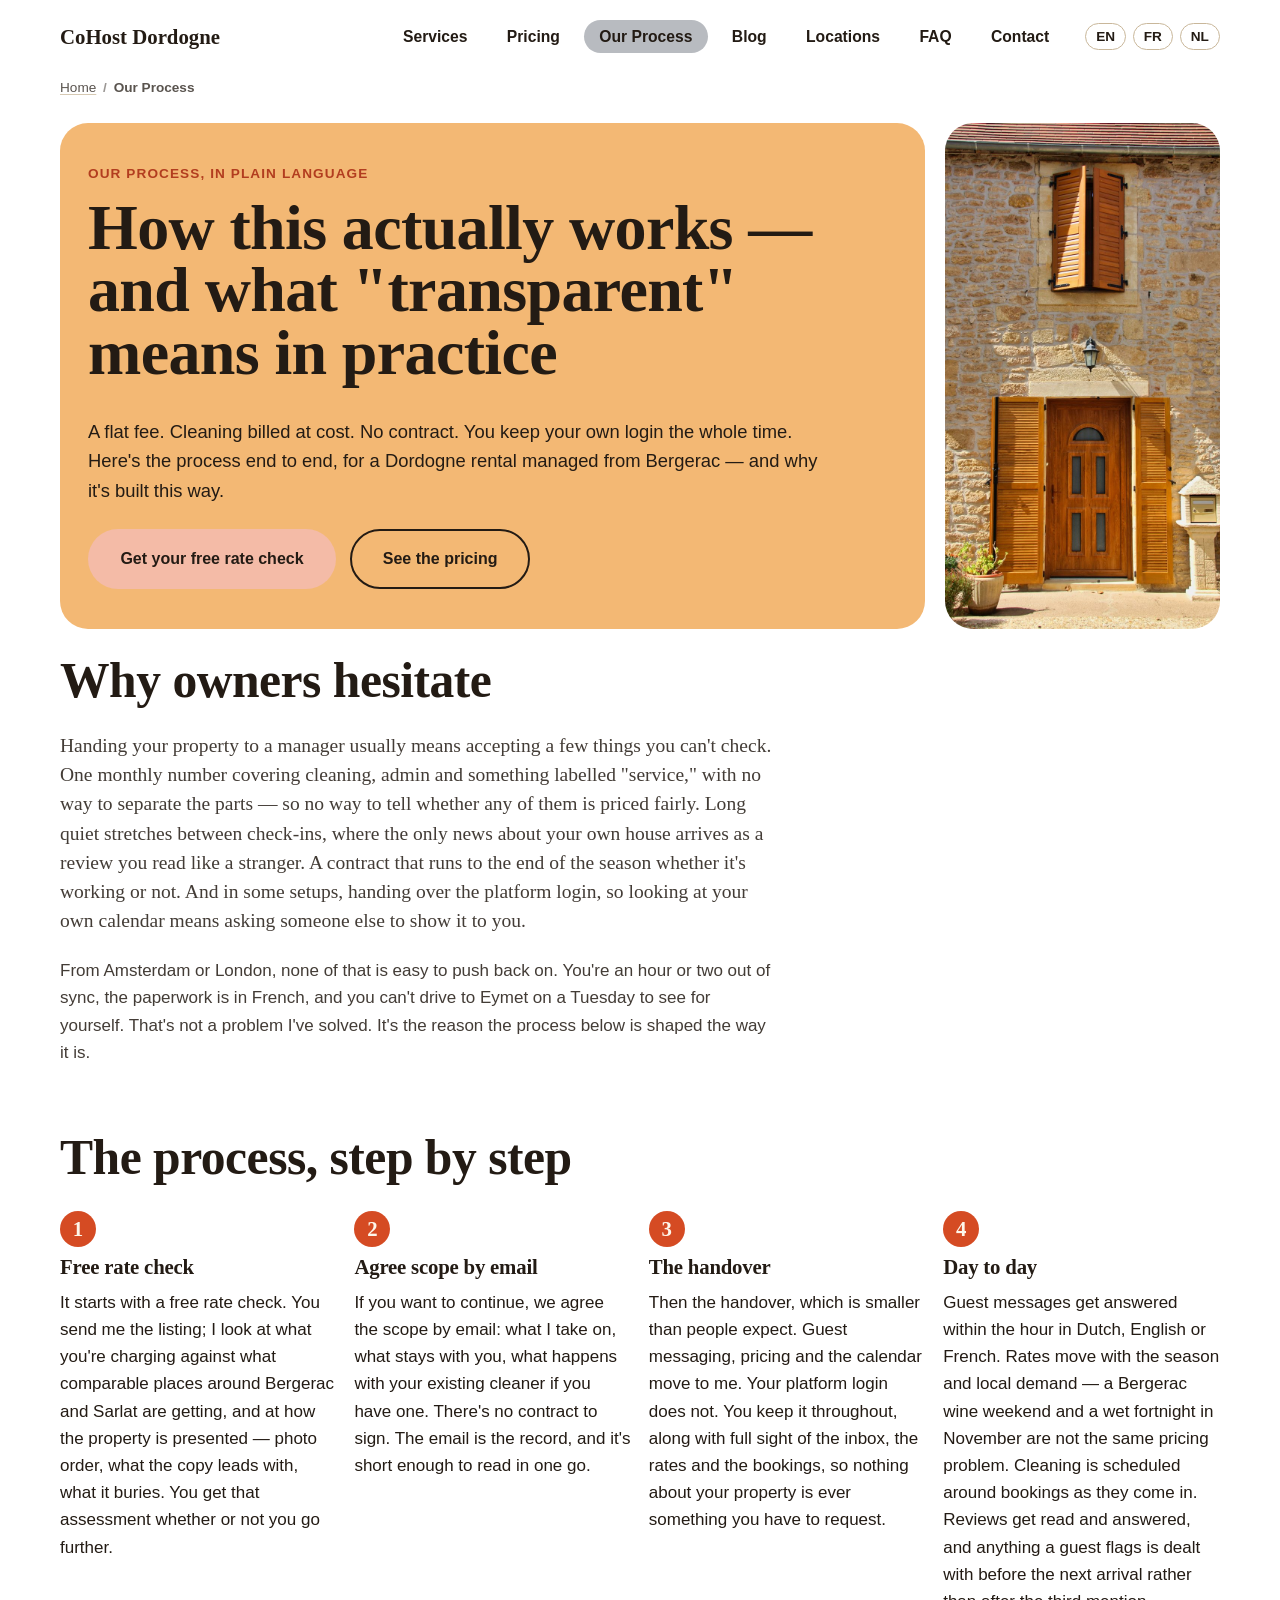
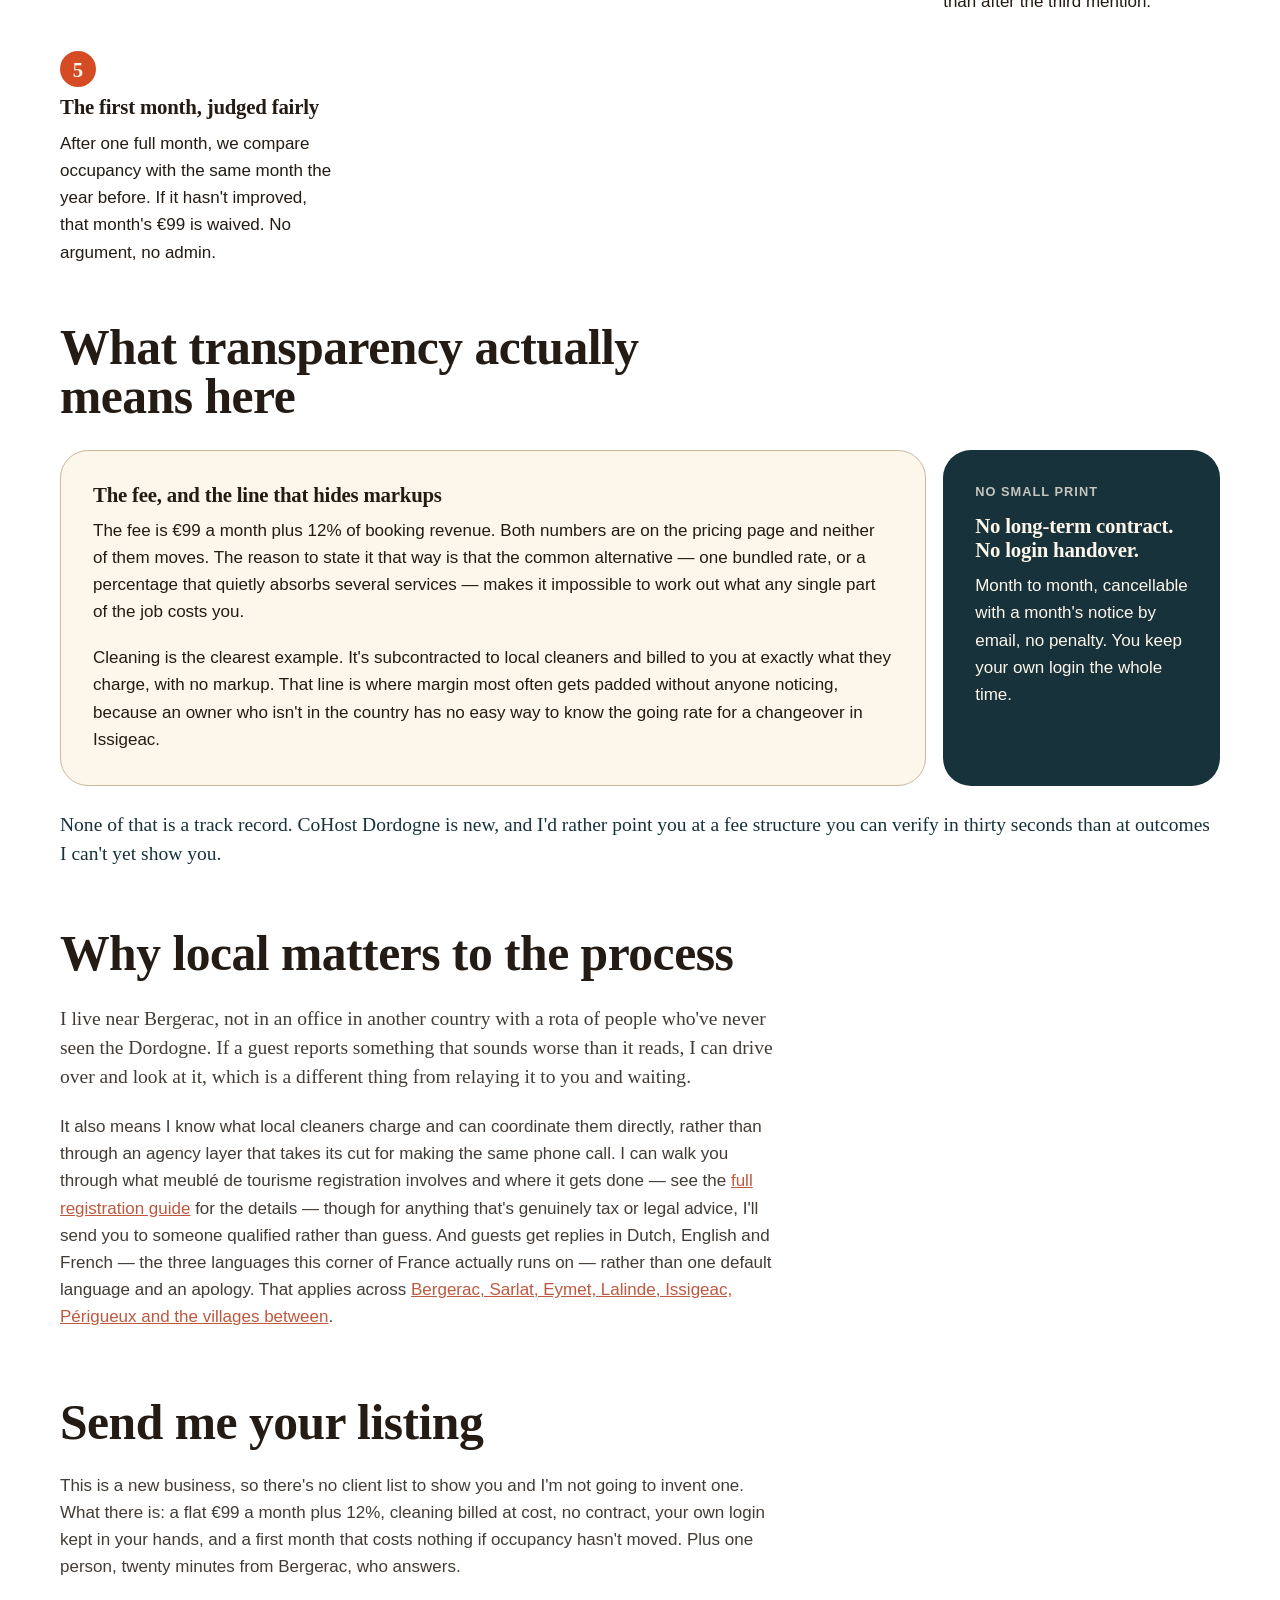
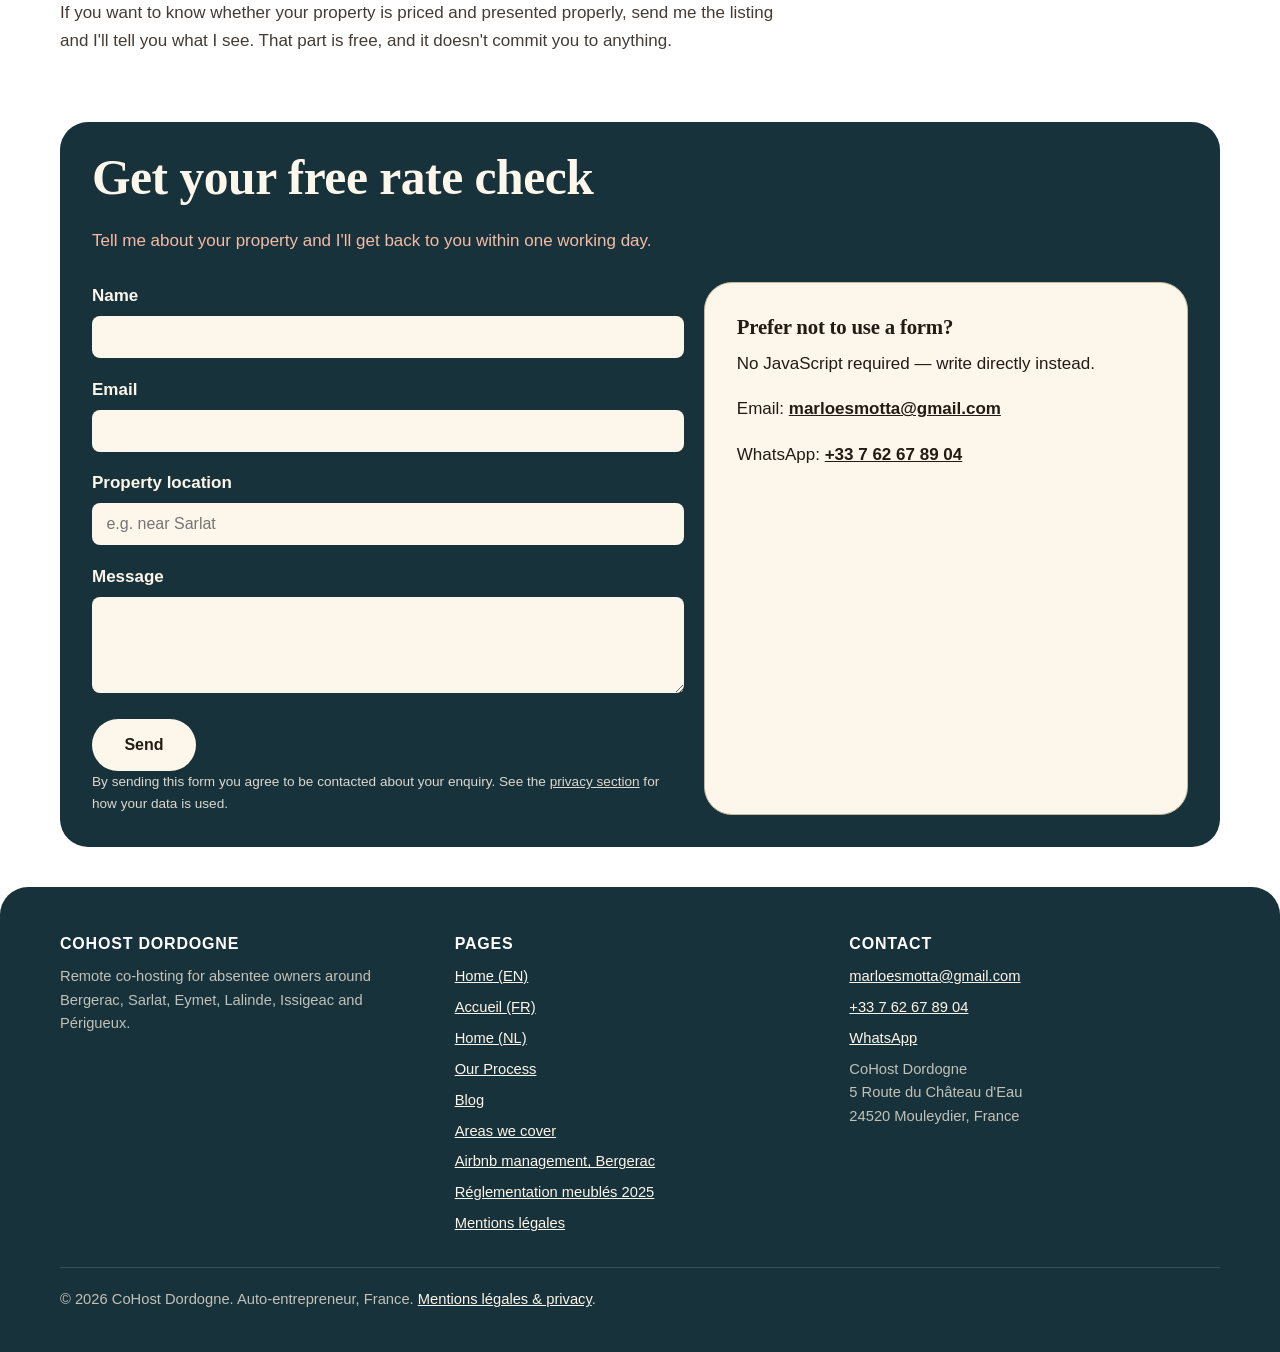
<file: our-process/index.html>
<!DOCTYPE html>
<html lang="en">
<head>
<meta charset="UTF-8">
<meta name="viewport" content="width=device-width, initial-scale=1">
<title>Transparent Airbnb Management Process – CoHost Dordogne</title>
<meta name="description" content="See exactly how CoHost Dordogne works: a fixed €99/month + 12% fee, cleaning billed at cost, no lock-in contract, and you keep your listing login throughout.">
<link rel="canonical" href="https://cohostdordogne.com/our-process/">

<meta property="og:type" content="website">
<meta property="og:title" content="Transparent Airbnb Management Process – CoHost Dordogne">
<meta property="og:description" content="See exactly how CoHost Dordogne works: a fixed €99/month + 12% fee, cleaning billed at cost, no lock-in contract, and you keep your listing login throughout.">
<meta property="og:url" content="https://cohostdordogne.com/our-process/">
<meta property="og:locale" content="en_GB">
<meta property="og:image" content="https://cohostdordogne.com/assets/images/hero-property.jpg">

<meta name="twitter:card" content="summary_large_image">
<meta name="twitter:title" content="Transparent Airbnb Management Process – CoHost Dordogne">
<meta name="twitter:description" content="See exactly how CoHost Dordogne works: a fixed €99/month + 12% fee, cleaning billed at cost, no lock-in contract, and you keep your listing login throughout.">
<meta name="twitter:image" content="https://cohostdordogne.com/assets/images/hero-property.jpg">

<link rel="icon" href="/favicon.svg" type="image/svg+xml">
<link rel="stylesheet" href="/css/style.css">

<style>
  body{margin:0;font-family:-apple-system,BlinkMacSystemFont,"Segoe UI",Roboto,Helvetica,Arial,sans-serif;color:#231b14;background:#ffffff}
  .header-inner{display:flex;align-items:center;justify-content:space-between;padding:1.25rem 1.25rem 0.75rem;max-width:1200px;margin:0 auto}
  .logo{font-family:Georgia,serif;font-weight:700;font-size:1.3rem;color:#231b14;text-decoration:none}
  .hero-main{border-radius:28px;background:#f3b874;padding:2.5rem 1.75rem}
  h1{font-family:Georgia,serif;font-weight:700;color:#231b14;line-height:0.98;font-size:clamp(2.2rem,6vw,4rem);margin:0 0 0.5em}
</style>

<script type="application/ld+json">
{
  "@context": "https://schema.org",
  "@type": "LocalBusiness",
  "@id": "https://cohostdordogne.com/#business",
  "name": "CoHost Dordogne",
  "description": "Remote co-hosting and Airbnb management for owners of short-term rentals in Bergerac and the surrounding Dordogne countryside.",
  "image": "https://cohostdordogne.com/assets/images/founder.jpg",
  "url": "https://cohostdordogne.com/our-process/",
  "telephone": "+33 7 62 67 89 04",
  "email": "marloesmotta@gmail.com",
  "priceRange": "€€",
  "currenciesAccepted": "EUR",
  "paymentAccepted": "Bank transfer, Cheque, Invoice, Credit card (Stripe)",
  "address": {
    "@type": "PostalAddress",
    "streetAddress": "5 Route du Château d'Eau",
    "addressLocality": "Mouleydier",
    "postalCode": "24520",
    "addressRegion": "Dordogne",
    "addressCountry": "FR"
  },
  "geo": {
    "@type": "GeoCoordinates",
    "latitude": 44.855,
    "longitude": 0.597
  },
  "openingHoursSpecification": [
    {
      "@type": "OpeningHoursSpecification",
      "dayOfWeek": ["Monday", "Tuesday", "Wednesday", "Thursday", "Friday", "Saturday"],
      "opens": "09:00",
      "closes": "19:00",
      "description": "By appointment — phone or WhatsApp"
    }
  ],
  "areaServed": [
    { "@type": "City", "name": "Bergerac" },
    { "@type": "City", "name": "Eymet" },
    { "@type": "City", "name": "Lalinde" },
    { "@type": "City", "name": "Issigeac" },
    { "@type": "City", "name": "Sainte-Foy-la-Grande" },
    { "@type": "City", "name": "Monbazillac" },
    { "@type": "City", "name": "Sarlat-la-Canéda" },
    { "@type": "City", "name": "Périgueux" },
    {
      "@type": "GeoCircle",
      "geoMidpoint": { "@type": "GeoCoordinates", "latitude": 44.85, "longitude": 0.48 },
      "geoRadius": "30000"
    }
  ],
  "sameAs": []
}
</script>

<script type="application/ld+json">
{
  "@context": "https://schema.org",
  "@type": "HowTo",
  "name": "How CoHost Dordogne's Airbnb management process works",
  "description": "The step-by-step process for handing a Dordogne-area short-term rental to CoHost Dordogne for management, from the initial free rate check through the first month's evaluation.",
  "step": [
    {
      "@type": "HowToStep",
      "name": "Free rate check",
      "text": "Send the listing for a plain assessment of pricing against comparable properties around Bergerac and Sarlat, and of how the listing is presented — photo order, what the copy leads with."
    },
    {
      "@type": "HowToStep",
      "name": "Agree scope by email",
      "text": "Scope is agreed by email rather than a signed contract, covering what CoHost Dordogne takes on, what stays with the owner, and how any existing cleaner is handled."
    },
    {
      "@type": "HowToStep",
      "name": "The handover",
      "text": "Guest messaging, pricing and the calendar move over. The owner's platform login does not — full visibility into the inbox, rates and bookings stays with the owner throughout."
    },
    {
      "@type": "HowToStep",
      "name": "Day to day",
      "text": "Guest messages are answered within the hour in Dutch, English or French. Rates move with season and local demand, cleaning is scheduled around bookings, and reviews are read and answered."
    },
    {
      "@type": "HowToStep",
      "name": "The first month, judged fairly",
      "text": "After one full month, occupancy is compared with the same month the year before. If it hasn't improved, that month's €99 fee is waived."
    }
  ]
}
</script>

<script type="application/ld+json">
{
  "@context": "https://schema.org",
  "@type": "BreadcrumbList",
  "itemListElement": [
    { "@type": "ListItem", "position": 1, "name": "Home", "item": "https://cohostdordogne.com/" },
    { "@type": "ListItem", "position": 2, "name": "Our Process", "item": "https://cohostdordogne.com/our-process/" }
  ]
}
</script>
</head>
<body>
<a class="skip-link" href="#main">Skip to content</a>

<header class="site-header">
  <div class="header-inner">
    <a class="logo" href="/">CoHost Dordogne</a>
    <nav class="main-nav" aria-label="Main navigation">
      <ul class="nav-links">
        <li><a href="/#services">Services</a></li>
        <li><a href="/#pricing">Pricing</a></li>
        <li><a href="/our-process/" aria-current="page">Our Process</a></li>
        <li><a href="/blog/">Blog</a></li>
        <li><a href="/airbnb-management-dordogne/">Locations</a></li>
        <li><a href="/#faq">FAQ</a></li>
        <li><a href="/#contact">Contact</a></li>
      </ul>
      <ul class="lang-switch" aria-label="Language">
        <li><a href="/" lang="en" hreflang="en">EN</a></li>
        <li><a href="/fr/" lang="fr" hreflang="fr">FR</a></li>
        <li><a href="/nl/" lang="nl" hreflang="nl">NL</a></li>
      </ul>
      <details class="nav-toggle">
        <summary aria-label="Open menu">
          <span class="icon-closed dots-icon" aria-hidden="true">
            <span></span><span></span><span></span>
            <span></span><span></span><span></span>
            <span></span><span></span><span></span>
          </span>
          <span class="icon-open" aria-hidden="true">✕</span>
        </summary>
        <div class="nav-overlay">
          <ul class="overlay-links">
            <li><a href="/#services">Services</a></li>
            <li><a href="/#pricing">Pricing</a></li>
            <li><a href="/our-process/" aria-current="page">Our Process</a></li>
            <li><a href="/blog/">Blog</a></li>
            <li><a href="/airbnb-management-dordogne/">Locations</a></li>
            <li><a href="/#faq">FAQ</a></li>
            <li><a href="/airbnb-management-bergerac/">Bergerac area</a></li>
            <li><a href="/#contact">Contact</a></li>
          </ul>
          <ul class="lang-switch" aria-label="Language">
            <li><a href="/" lang="en" hreflang="en">EN</a></li>
            <li><a href="/fr/" lang="fr" hreflang="fr">FR</a></li>
            <li><a href="/nl/" lang="nl" hreflang="nl">NL</a></li>
          </ul>
        </div>
      </details>
    </nav>
  </div>
</header>

<nav class="breadcrumb-nav" aria-label="Breadcrumb">
  <ol class="breadcrumb-list">
    <li><a href="/">Home</a></li>
    <li aria-current="page">Our Process</li>
  </ol>
</nav>

<main id="main">

  <section class="hero">
    <div class="container">
      <div class="hero-inner">
        <div class="hero-main">
          <p class="hero-eyebrow">Our process, in plain language</p>
          <h1>How this actually works — and what "transparent" means in practice</h1>
          <p class="hero-lede">A flat fee. Cleaning billed at cost. No contract. You keep your own login the whole time. Here's the process end to end, for a Dordogne rental managed from Bergerac — and why it's built this way.</p>
          <div class="hero-ctas">
            <a class="btn btn-primary" href="#contact">Get your free rate check</a>
            <a class="btn btn-secondary" href="/#pricing">See the pricing</a>
          </div>
        </div>
        <figure class="figure-placeholder hero-figure">
          <img src="/assets/images/hero-property.jpg" alt="Traditional Périgord stone house with an open wooden front door and matching shutters" loading="lazy" width="900" height="1350">
        </figure>
      </div>
    </div>
  </section>

  <section class="section">
    <div class="container">
      <div class="section-intro">
        <h2>Why owners hesitate</h2>
        <p class="accent-copy accent-copy--coral">Handing your property to a manager usually means accepting a few things you can't check. One monthly number covering cleaning, admin and something labelled "service," with no way to separate the parts — so no way to tell whether any of them is priced fairly. Long quiet stretches between check-ins, where the only news about your own house arrives as a review you read like a stranger. A contract that runs to the end of the season whether it's working or not. And in some setups, handing over the platform login, so looking at your own calendar means asking someone else to show it to you.</p>
        <p>From Amsterdam or London, none of that is easy to push back on. You're an hour or two out of sync, the paperwork is in French, and you can't drive to Eymet on a Tuesday to see for yourself. That's not a problem I've solved. It's the reason the process below is shaped the way it is.</p>
      </div>
    </div>
  </section>

  <section class="section">
    <div class="container">
      <div class="section-intro">
        <h2>The process, step by step</h2>
      </div>
      <ol class="steps">
        <li>
          <h3>Free rate check</h3>
          <p>It starts with a free rate check. You send me the listing; I look at what you're charging against what comparable places around Bergerac and Sarlat are getting, and at how the property is presented — photo order, what the copy leads with, what it buries. You get that assessment whether or not you go further.</p>
        </li>
        <li>
          <h3>Agree scope by email</h3>
          <p>If you want to continue, we agree the scope by email: what I take on, what stays with you, what happens with your existing cleaner if you have one. There's no contract to sign. The email is the record, and it's short enough to read in one go.</p>
        </li>
        <li>
          <h3>The handover</h3>
          <p>Then the handover, which is smaller than people expect. Guest messaging, pricing and the calendar move to me. Your platform login does not. You keep it throughout, along with full sight of the inbox, the rates and the bookings, so nothing about your property is ever something you have to request.</p>
        </li>
        <li>
          <h3>Day to day</h3>
          <p>Guest messages get answered within the hour in Dutch, English or French. Rates move with the season and local demand — a Bergerac wine weekend and a wet fortnight in November are not the same pricing problem. Cleaning is scheduled around bookings as they come in. Reviews get read and answered, and anything a guest flags is dealt with before the next arrival rather than after the third mention.</p>
        </li>
        <li>
          <h3>The first month, judged fairly</h3>
          <p>After one full month, we compare occupancy with the same month the year before. If it hasn't improved, that month's €99 is waived. No argument, no admin.</p>
        </li>
      </ol>
    </div>
  </section>

  <section class="section">
    <div class="container">
      <div class="section-intro">
        <h2>What transparency actually means here</h2>
      </div>
      <div class="bento">
        <div class="block block-cream span-3">
          <h3>The fee, and the line that hides markups</h3>
          <p>The fee is €99 a month plus 12% of booking revenue. Both numbers are on the pricing page and neither of them moves. The reason to state it that way is that the common alternative — one bundled rate, or a percentage that quietly absorbs several services — makes it impossible to work out what any single part of the job costs you.</p>
          <p>Cleaning is the clearest example. It's subcontracted to local cleaners and billed to you at exactly what they charge, with no markup. That line is where margin most often gets padded without anyone noticing, because an owner who isn't in the country has no easy way to know the going rate for a changeover in Issigeac.</p>
        </div>
        <div class="block block-dark span-1">
          <p class="block-eyebrow">No small print</p>
          <h3>No long-term contract. No login handover.</h3>
          <p>Month to month, cancellable with a month's notice by email, no penalty. You keep your own login the whole time.</p>
        </div>
      </div>
      <p class="accent-copy accent-copy--teal" style="margin-top:1.5rem;">None of that is a track record. CoHost Dordogne is new, and I'd rather point you at a fee structure you can verify in thirty seconds than at outcomes I can't yet show you.</p>
    </div>
  </section>

  <section class="section">
    <div class="container">
      <div class="section-intro">
        <h2>Why local matters to the process</h2>
        <p class="accent-copy accent-copy--coral">I live near Bergerac, not in an office in another country with a rota of people who've never seen the Dordogne. If a guest reports something that sounds worse than it reads, I can drive over and look at it, which is a different thing from relaying it to you and waiting.</p>
        <p>It also means I know what local cleaners charge and can coordinate them directly, rather than through an agency layer that takes its cut for making the same phone call. I can walk you through what meublé de tourisme registration involves and where it gets done — see the <a href="/reglementation-meubles-tourisme-2025/">full registration guide</a> for the details — though for anything that's genuinely tax or legal advice, I'll send you to someone qualified rather than guess. And guests get replies in Dutch, English and French — the three languages this corner of France actually runs on — rather than one default language and an apology. That applies across <a href="/airbnb-management-dordogne/">Bergerac, Sarlat, Eymet, Lalinde, Issigeac, Périgueux and the villages between</a>.</p>
      </div>
    </div>
  </section>

  <section class="section">
    <div class="container">
      <div class="section-intro">
        <h2>Send me your listing</h2>
        <p>This is a new business, so there's no client list to show you and I'm not going to invent one. What there is: a flat €99 a month plus 12%, cleaning billed at cost, no contract, your own login kept in your hands, and a first month that costs nothing if occupancy hasn't moved. Plus one person, twenty minutes from Bergerac, who answers.</p>
        <p>If you want to know whether your property is priced and presented properly, send me the listing and I'll tell you what I see. That part is free, and it doesn't commit you to anything.</p>
      </div>
    </div>
  </section>

  <section id="contact" class="section">
    <div class="container">
      <div class="bento">
        <div class="block block-dark span-4">
          <div class="section-intro">
            <h2>Get your free rate check</h2>
            <p>Tell me about your property and I'll get back to you within one working day.</p>
          </div>
          <div class="contact-grid">
            <!--
              FORM ENDPOINT: change the single "action" value below to point this
              form at any form backend (Formspree, Basin, Getform, your own
              script, etc). Documented in README.md under "Swapping the contact
              form endpoint".
            -->
            <form class="contact-form" action="[PLACEHOLDER: FORM ENDPOINT URL]" method="POST">
              <div class="form-field">
                <label for="name">Name</label>
                <input type="text" id="name" name="name" required autocomplete="name">
              </div>
              <div class="form-field">
                <label for="email">Email</label>
                <input type="email" id="email" name="email" required autocomplete="email">
              </div>
              <div class="form-field">
                <label for="location">Property location</label>
                <input type="text" id="location" name="location" placeholder="e.g. near Sarlat">
              </div>
              <div class="form-field">
                <label for="message">Message</label>
                <textarea id="message" name="message" rows="4" required></textarea>
              </div>
              <button class="btn btn-on-dark" type="submit">Send</button>
              <p class="form-note">By sending this form you agree to be contacted about your enquiry. See the <a href="/mentions-legales/">privacy section</a> for how your data is used.</p>
            </form>
            <div class="block block-cream fallback-contact">
              <h3>Prefer not to use a form?</h3>
              <p>No JavaScript required — write directly instead.</p>
              <p>Email: <a href="mailto:marloesmotta@gmail.com">marloesmotta@gmail.com</a></p>
              <p>WhatsApp: <a href="https://wa.me/33762678904">+33 7 62 67 89 04</a></p>
            </div>
          </div>
        </div>
      </div>
    </div>
  </section>

</main>

<footer class="site-footer">
  <div class="container">
    <div class="footer-grid">
      <div>
        <h3>CoHost Dordogne</h3>
        <p>Remote co-hosting for absentee owners around Bergerac, Sarlat, Eymet, Lalinde, Issigeac and Périgueux.</p>
      </div>
      <div>
        <h3>Pages</h3>
        <ul>
          <li><a href="/">Home (EN)</a></li>
          <li><a href="/fr/">Accueil (FR)</a></li>
          <li><a href="/nl/">Home (NL)</a></li>
          <li><a href="/our-process/">Our Process</a></li>
          <li><a href="/blog/">Blog</a></li>
          <li><a href="/airbnb-management-dordogne/">Areas we cover</a></li>
          <li><a href="/airbnb-management-bergerac/">Airbnb management, Bergerac</a></li>
          <li><a href="/reglementation-meubles-tourisme-2025/">Réglementation meublés 2025</a></li>
          <li><a href="/mentions-legales/">Mentions légales</a></li>
        </ul>
      </div>
      <div>
        <h3>Contact</h3>
        <ul>
          <li><a href="mailto:marloesmotta@gmail.com">marloesmotta@gmail.com</a></li>
          <li><a href="tel:+33762678904">+33 7 62 67 89 04</a></li>
          <li><a href="https://wa.me/33762678904">WhatsApp</a></li>
        </ul>
        <address>CoHost Dordogne<br>5 Route du Château d'Eau<br>24520 Mouleydier, France</address>
      </div>
    </div>
    <div class="footer-bottom">
      <p>© 2026 CoHost Dordogne. Auto-entrepreneur, France. <a href="/mentions-legales/">Mentions légales &amp; privacy</a>.</p>
    </div>
  </div>
</footer>

</body>
</html>
</file>
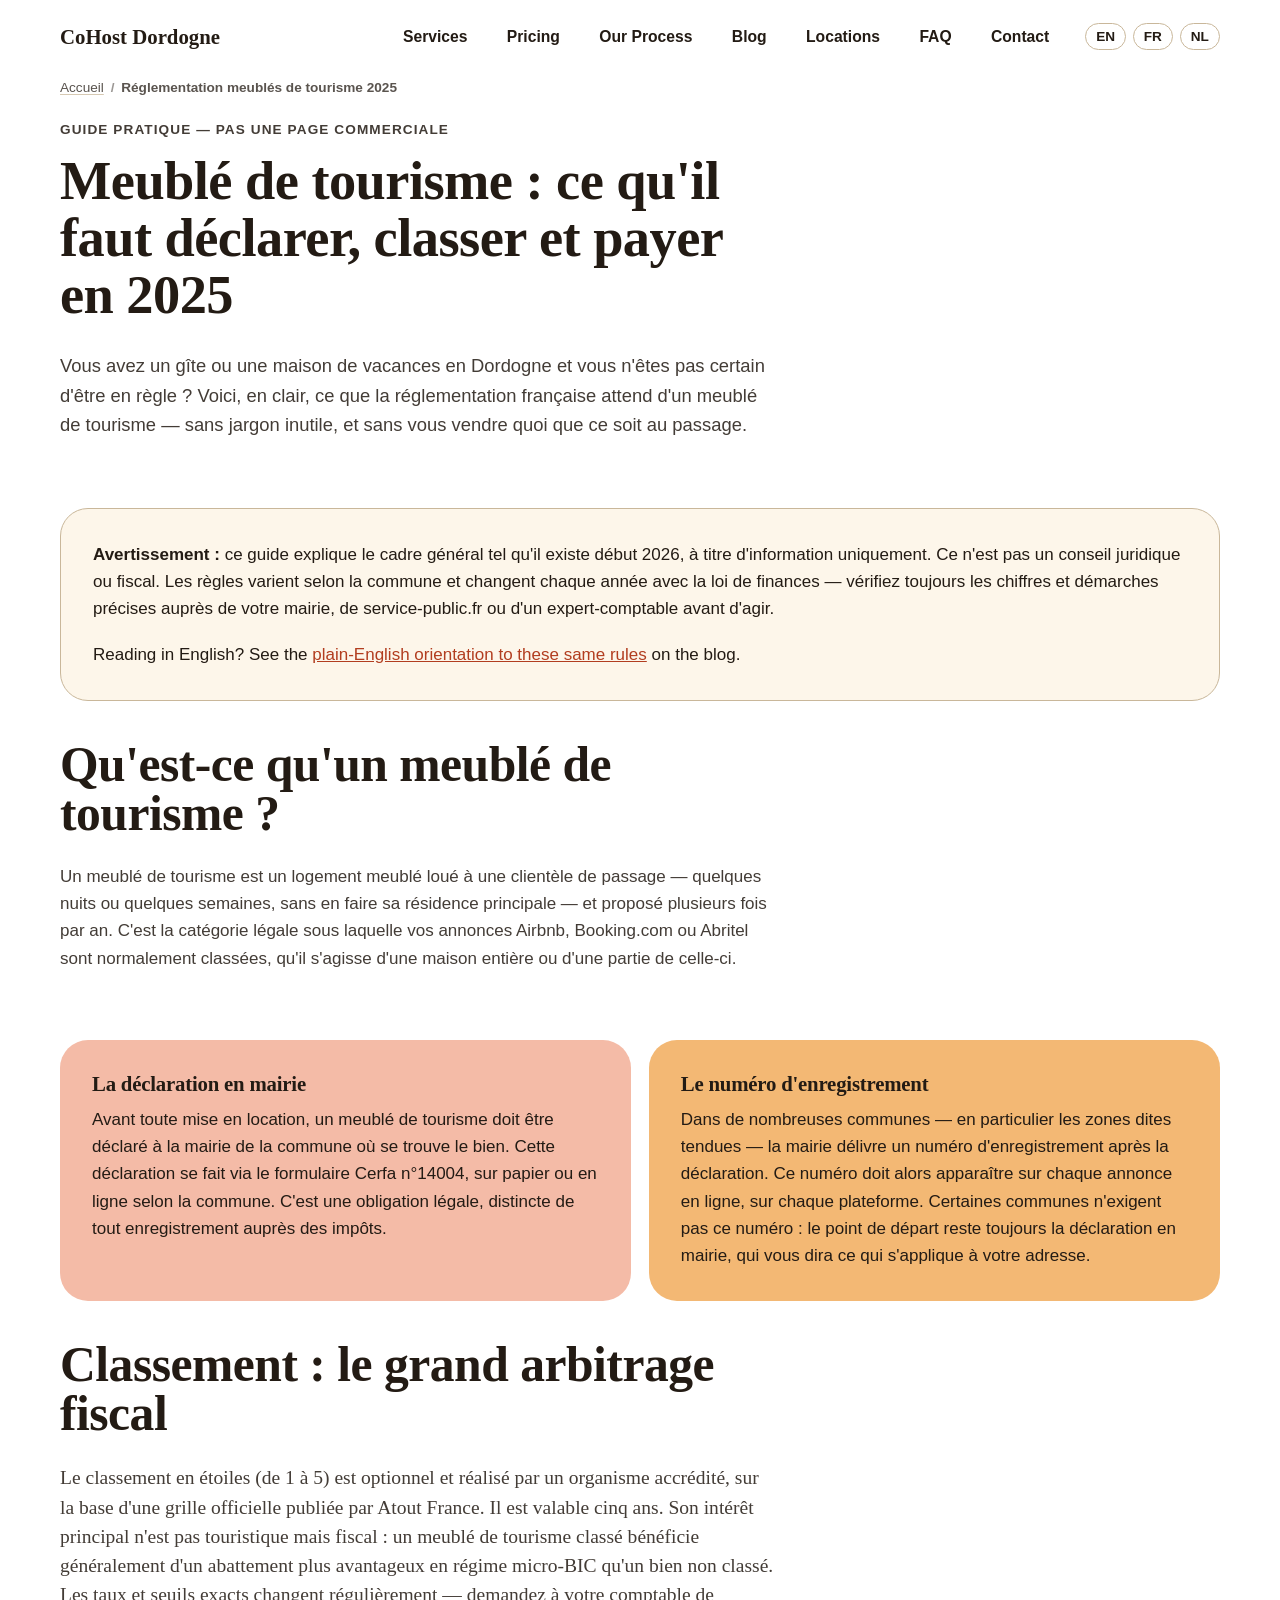
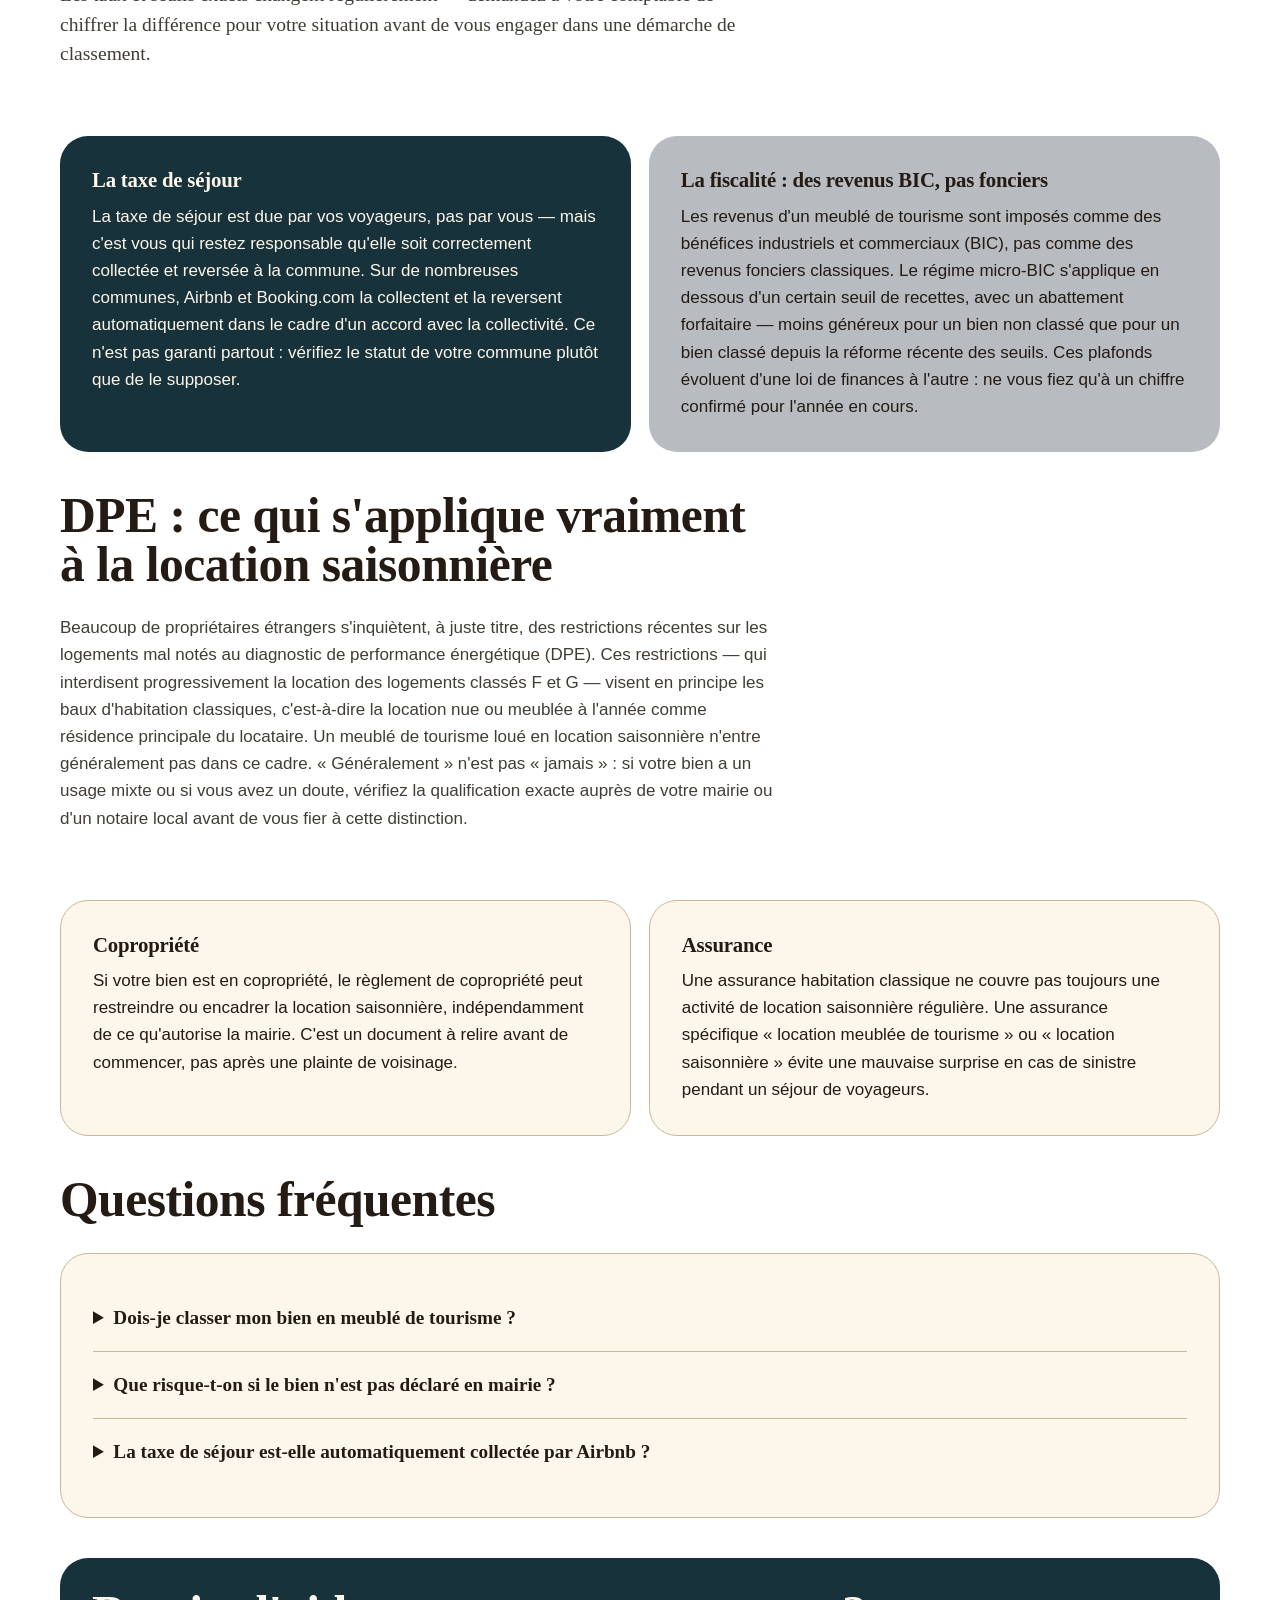
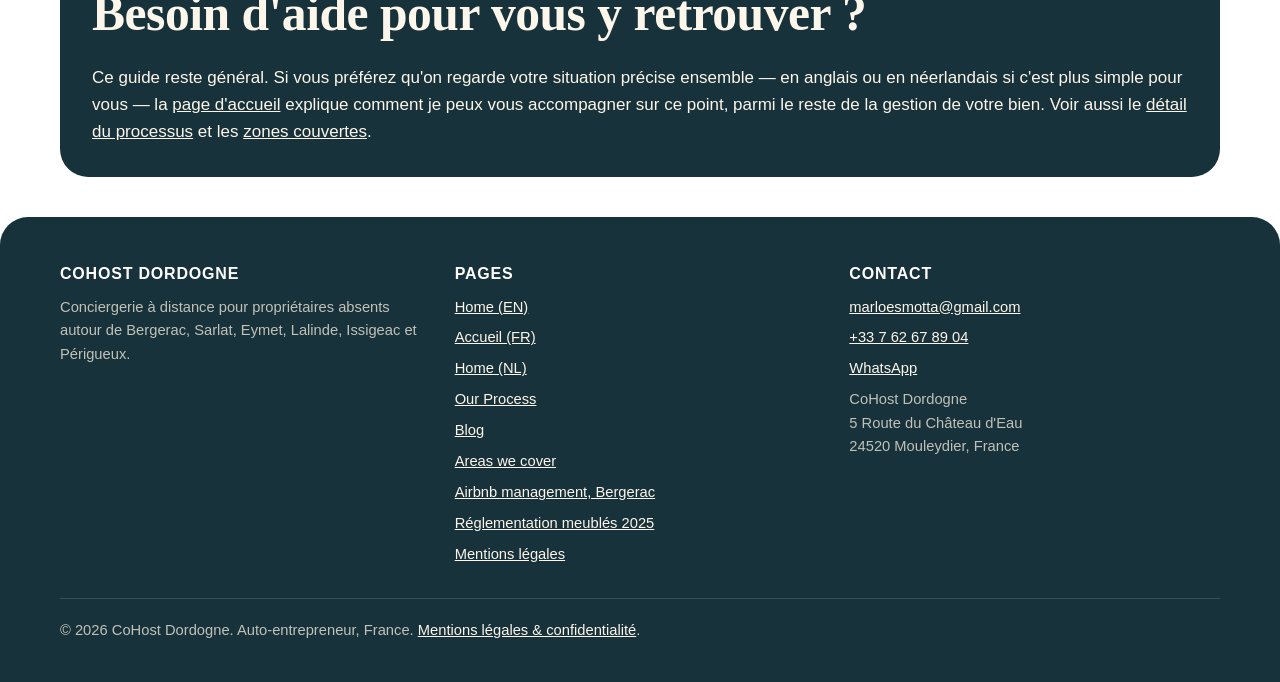
<file: reglementation-meubles-tourisme-2025/index.html>
<!DOCTYPE html>
<html lang="fr">
<head>
<meta charset="UTF-8">
<meta name="viewport" content="width=device-width, initial-scale=1">
<title>Enregistrement Meublé de Tourisme 2025 – Guide</title>
<meta name="description" content="Guide pratique pour propriétaires étrangers : déclaration en mairie, numéro d'enregistrement, classement, taxe de séjour et fiscalité en 2025.">
<link rel="canonical" href="https://cohostdordogne.com/reglementation-meubles-tourisme-2025/">

<meta property="og:type" content="article">
<meta property="og:title" content="Enregistrement Meublé de Tourisme 2025 – Guide">
<meta property="og:description" content="Guide pratique pour propriétaires étrangers : déclaration en mairie, numéro d'enregistrement, classement, taxe de séjour et fiscalité en 2025.">
<meta property="og:url" content="https://cohostdordogne.com/reglementation-meubles-tourisme-2025/">
<meta property="og:locale" content="fr_FR">
<meta property="og:image" content="https://cohostdordogne.com/assets/images/hero-property.jpg">

<meta name="twitter:card" content="summary_large_image">
<meta name="twitter:title" content="Enregistrement Meublé de Tourisme 2025 – Guide">
<meta name="twitter:description" content="Guide pratique pour propriétaires étrangers : déclaration en mairie, numéro d'enregistrement, classement, taxe de séjour et fiscalité en 2025.">
<meta name="twitter:image" content="https://cohostdordogne.com/assets/images/hero-property.jpg">

<link rel="icon" href="/favicon.svg" type="image/svg+xml">
<link rel="stylesheet" href="/css/style.css">

<style>
  body{margin:0;font-family:-apple-system,BlinkMacSystemFont,"Segoe UI",Roboto,Helvetica,Arial,sans-serif;color:#231b14;background:#ffffff}
  .header-inner{display:flex;align-items:center;justify-content:space-between;padding:1.25rem 1.25rem 0.75rem;max-width:1200px;margin:0 auto}
  .logo{font-family:Georgia,serif;font-weight:700;font-size:1.3rem;color:#231b14;text-decoration:none}
  h1{font-family:Georgia,serif;font-weight:700;color:#231b14;line-height:1.05;font-size:clamp(2rem,5.5vw,3.4rem);margin:0 0 0.5em}
</style>

<script type="application/ld+json">
{
  "@context": "https://schema.org",
  "@type": "FAQPage",
  "mainEntity": [
    {
      "@type": "Question",
      "name": "Dois-je classer mon bien en meublé de tourisme ?",
      "acceptedAnswer": {
        "@type": "Answer",
        "text": "Le classement est optionnel. Il donne généralement accès à un abattement fiscal plus favorable en micro-BIC qu'un bien non classé, mais implique une visite d'un organisme accrédité et un coût. Comparez avec un comptable avant de décider."
      }
    },
      {
      "@type": "Question",
      "name": "Que risque-t-on si le bien n'est pas déclaré en mairie ?",
      "acceptedAnswer": {
        "@type": "Answer",
        "text": "Les communes qui exigent une déclaration ou un numéro d'enregistrement peuvent sanctionner l'absence de déclaration, en particulier dans les zones où ce numéro doit apparaître sur chaque annonce en ligne. Les règles précises varient par commune : vérifiez directement auprès de votre mairie."
      }
    },
    {
      "@type": "Question",
      "name": "La taxe de séjour est-elle automatiquement collectée par Airbnb ?",
      "acceptedAnswer": {
        "@type": "Answer",
        "text": "Dans de nombreuses communes, Airbnb et Booking.com collectent et reversent la taxe de séjour dans le cadre d'un accord avec la commune. Ce n'est pas systématique partout : le propriétaire reste responsable de vérifier que la taxe est bien collectée et reversée pour son bien."
      }
    }
  ]
}
</script>

<script type="application/ld+json">
{
  "@context": "https://schema.org",
  "@type": "LocalBusiness",
  "@id": "https://cohostdordogne.com/#business",
  "name": "CoHost Dordogne",
  "description": "Conciergerie à distance pour propriétaires absents de gîtes et maisons de vacances autour de Bergerac, Sarlat, Eymet, Lalinde, Issigeac et Périgueux.",
  "image": "https://cohostdordogne.com/assets/images/founder.jpg",
  "url": "https://cohostdordogne.com/reglementation-meubles-tourisme-2025/",
  "telephone": "+33 7 62 67 89 04",
  "email": "marloesmotta@gmail.com",
  "priceRange": "€€",
  "currenciesAccepted": "EUR",
  "paymentAccepted": "Virement bancaire, chèque, facture, carte bancaire (Stripe)",
  "address": {
    "@type": "PostalAddress",
    "streetAddress": "5 Route du Château d'Eau",
    "addressLocality": "Mouleydier",
    "postalCode": "24520",
    "addressRegion": "Dordogne",
    "addressCountry": "FR"
  },
  "geo": {
    "@type": "GeoCoordinates",
    "latitude": 44.855,
    "longitude": 0.597
  },
  "openingHoursSpecification": [
    {
      "@type": "OpeningHoursSpecification",
      "dayOfWeek": ["Monday", "Tuesday", "Wednesday", "Thursday", "Friday", "Saturday"],
      "opens": "09:00",
      "closes": "19:00",
      "description": "Sur rendez-vous — téléphone ou WhatsApp"
    }
  ],
  "areaServed": [
    { "@type": "City", "name": "Bergerac" },
    { "@type": "City", "name": "Eymet" },
    { "@type": "City", "name": "Lalinde" },
    { "@type": "City", "name": "Issigeac" },
    { "@type": "City", "name": "Sainte-Foy-la-Grande" },
    { "@type": "City", "name": "Monbazillac" },
    { "@type": "City", "name": "Sarlat-la-Canéda" },
    { "@type": "City", "name": "Périgueux" },
    {
      "@type": "GeoCircle",
      "geoMidpoint": { "@type": "GeoCoordinates", "latitude": 44.85, "longitude": 0.48 },
      "geoRadius": "30000"
    }
  ],
  "sameAs": []
}
</script>

<script type="application/ld+json">
{
  "@context": "https://schema.org",
  "@type": "BreadcrumbList",
  "itemListElement": [
    { "@type": "ListItem", "position": 1, "name": "Accueil", "item": "https://cohostdordogne.com/" },
    { "@type": "ListItem", "position": 2, "name": "Réglementation meublés de tourisme 2025", "item": "https://cohostdordogne.com/reglementation-meubles-tourisme-2025/" }
  ]
}
</script>
</head>
<body>
<a class="skip-link" href="#main">Aller au contenu</a>

<header class="site-header">
  <div class="header-inner">
    <a class="logo" href="/">CoHost Dordogne</a>
    <nav class="main-nav" aria-label="Navigation principale">
      <ul class="nav-links">
        <li><a href="/#services">Services</a></li>
        <li><a href="/#pricing">Pricing</a></li>
        <li><a href="/our-process/">Our Process</a></li>
        <li><a href="/blog/">Blog</a></li>
        <li><a href="/airbnb-management-dordogne/">Locations</a></li>
        <li><a href="/#faq">FAQ</a></li>
        <li><a href="/#contact">Contact</a></li>
      </ul>
      <ul class="lang-switch" aria-label="Langue">
        <li><a href="/" lang="en" hreflang="en">EN</a></li>
        <li><a href="/fr/" lang="fr" hreflang="fr">FR</a></li>
        <li><a href="/nl/" lang="nl" hreflang="nl">NL</a></li>
      </ul>
      <details class="nav-toggle">
        <summary aria-label="Ouvrir le menu">
          <span class="icon-closed dots-icon" aria-hidden="true">
            <span></span><span></span><span></span>
            <span></span><span></span><span></span>
            <span></span><span></span><span></span>
          </span>
          <span class="icon-open" aria-hidden="true">✕</span>
        </summary>
        <div class="nav-overlay">
          <ul class="overlay-links">
            <li><a href="/#services">Services</a></li>
            <li><a href="/#pricing">Pricing</a></li>
            <li><a href="/our-process/">Our Process</a></li>
            <li><a href="/blog/">Blog</a></li>
            <li><a href="/airbnb-management-dordogne/">Locations</a></li>
            <li><a href="/#faq">FAQ</a></li>
            <li><a href="/airbnb-management-bergerac/">Bergerac area</a></li>
            <li><a href="/#contact">Contact</a></li>
          </ul>
          <ul class="lang-switch" aria-label="Langue">
            <li><a href="/" lang="en" hreflang="en">EN</a></li>
            <li><a href="/fr/" lang="fr" hreflang="fr">FR</a></li>
            <li><a href="/nl/" lang="nl" hreflang="nl">NL</a></li>
          </ul>
        </div>
      </details>
    </nav>
  </div>
</header>

<nav class="breadcrumb-nav" aria-label="Fil d'Ariane">
  <ol class="breadcrumb-list">
    <li><a href="/">Accueil</a></li>
    <li aria-current="page">Réglementation meublés de tourisme 2025</li>
  </ol>
</nav>

<main id="main">

  <section class="section">
    <div class="container">
      <div class="section-intro">
        <p class="hero-eyebrow">Guide pratique — pas une page commerciale</p>
        <h1>Meublé de tourisme : ce qu'il faut déclarer, classer et payer en 2025</h1>
        <p class="hero-lede">Vous avez un gîte ou une maison de vacances en Dordogne et vous n'êtes pas certain d'être en règle ? Voici, en clair, ce que la réglementation française attend d'un meublé de tourisme — sans jargon inutile, et sans vous vendre quoi que ce soit au passage.</p>
      </div>
    </div>
  </section>

  <section class="section">
    <div class="container">
      <div class="bento">
        <div class="block block-cream span-4">
          <p><strong>Avertissement :</strong> ce guide explique le cadre général tel qu'il existe début 2026, à titre d'information uniquement. Ce n'est pas un conseil juridique ou fiscal. Les règles varient selon la commune et changent chaque année avec la loi de finances — vérifiez toujours les chiffres et démarches précises auprès de votre mairie, de service-public.fr ou d'un expert-comptable avant d'agir.</p>
          <p>Reading in English? See the <a href="/blog/airbnb-regulations-tax-dordogne/">plain-English orientation to these same rules</a> on the blog.</p>
        </div>
      </div>
    </div>
  </section>

  <section class="section">
    <div class="container">
      <div class="section-intro">
        <h2>Qu'est-ce qu'un meublé de tourisme ?</h2>
        <p>Un meublé de tourisme est un logement meublé loué à une clientèle de passage — quelques nuits ou quelques semaines, sans en faire sa résidence principale — et proposé plusieurs fois par an. C'est la catégorie légale sous laquelle vos annonces Airbnb, Booking.com ou Abritel sont normalement classées, qu'il s'agisse d'une maison entière ou d'une partie de celle-ci.</p>
      </div>
    </div>
  </section>

  <section class="section">
    <div class="container">
      <div class="bento">
        <div class="block block-coral span-2">
          <h3>La déclaration en mairie</h3>
          <p>Avant toute mise en location, un meublé de tourisme doit être déclaré à la mairie de la commune où se trouve le bien. Cette déclaration se fait via le formulaire Cerfa n°14004, sur papier ou en ligne selon la commune. C'est une obligation légale, distincte de tout enregistrement auprès des impôts.</p>
        </div>
        <div class="block block-apricot span-2">
          <h3>Le numéro d'enregistrement</h3>
          <p>Dans de nombreuses communes — en particulier les zones dites tendues — la mairie délivre un numéro d'enregistrement après la déclaration. Ce numéro doit alors apparaître sur chaque annonce en ligne, sur chaque plateforme. Certaines communes n'exigent pas ce numéro : le point de départ reste toujours la déclaration en mairie, qui vous dira ce qui s'applique à votre adresse.</p>
        </div>
      </div>
    </div>
  </section>

  <section class="section">
    <div class="container">
      <div class="section-intro">
        <h2>Classement : le grand arbitrage fiscal</h2>
        <p class="accent-copy accent-copy--teal">Le classement en étoiles (de 1 à 5) est optionnel et réalisé par un organisme accrédité, sur la base d'une grille officielle publiée par Atout France. Il est valable cinq ans. Son intérêt principal n'est pas touristique mais fiscal : un meublé de tourisme classé bénéficie généralement d'un abattement plus avantageux en régime micro-BIC qu'un bien non classé. Les taux et seuils exacts changent régulièrement — demandez à votre comptable de chiffrer la différence pour votre situation avant de vous engager dans une démarche de classement.</p>
      </div>
    </div>
  </section>

  <section class="section">
    <div class="container">
      <div class="bento">
        <div class="block block-dark span-2">
          <h3>La taxe de séjour</h3>
          <p>La taxe de séjour est due par vos voyageurs, pas par vous — mais c'est vous qui restez responsable qu'elle soit correctement collectée et reversée à la commune. Sur de nombreuses communes, Airbnb et Booking.com la collectent et la reversent automatiquement dans le cadre d'un accord avec la collectivité. Ce n'est pas garanti partout : vérifiez le statut de votre commune plutôt que de le supposer.</p>
        </div>
        <div class="block block-mist span-2">
          <h3>La fiscalité : des revenus BIC, pas fonciers</h3>
          <p>Les revenus d'un meublé de tourisme sont imposés comme des bénéfices industriels et commerciaux (BIC), pas comme des revenus fonciers classiques. Le régime micro-BIC s'applique en dessous d'un certain seuil de recettes, avec un abattement forfaitaire — moins généreux pour un bien non classé que pour un bien classé depuis la réforme récente des seuils. Ces plafonds évoluent d'une loi de finances à l'autre : ne vous fiez qu'à un chiffre confirmé pour l'année en cours.</p>
        </div>
      </div>
    </div>
  </section>

  <section class="section">
    <div class="container">
      <div class="section-intro">
        <h2>DPE : ce qui s'applique vraiment à la location saisonnière</h2>
        <p>Beaucoup de propriétaires étrangers s'inquiètent, à juste titre, des restrictions récentes sur les logements mal notés au diagnostic de performance énergétique (DPE). Ces restrictions — qui interdisent progressivement la location des logements classés F et G — visent en principe les baux d'habitation classiques, c'est-à-dire la location nue ou meublée à l'année comme résidence principale du locataire. Un meublé de tourisme loué en location saisonnière n'entre généralement pas dans ce cadre. « Généralement » n'est pas « jamais » : si votre bien a un usage mixte ou si vous avez un doute, vérifiez la qualification exacte auprès de votre mairie ou d'un notaire local avant de vous fier à cette distinction.</p>
      </div>
    </div>
  </section>

  <section class="section">
    <div class="container">
      <div class="bento">
        <div class="block block-cream span-2">
          <h3>Copropriété</h3>
          <p>Si votre bien est en copropriété, le règlement de copropriété peut restreindre ou encadrer la location saisonnière, indépendamment de ce qu'autorise la mairie. C'est un document à relire avant de commencer, pas après une plainte de voisinage.</p>
        </div>
        <div class="block block-cream span-2">
          <h3>Assurance</h3>
          <p>Une assurance habitation classique ne couvre pas toujours une activité de location saisonnière régulière. Une assurance spécifique « location meublée de tourisme » ou « location saisonnière » évite une mauvaise surprise en cas de sinistre pendant un séjour de voyageurs.</p>
        </div>
      </div>
    </div>
  </section>

  <section class="section">
    <div class="container">
      <div class="section-intro">
        <h2>Questions fréquentes</h2>
      </div>
      <div class="block block-cream">
        <details class="faq-item">
          <summary>Dois-je classer mon bien en meublé de tourisme ?</summary>
          <p>Le classement est optionnel. Il donne généralement accès à un abattement fiscal plus favorable en micro-BIC qu'un bien non classé, mais implique une visite d'un organisme accrédité et un coût. Comparez avec un comptable avant de décider.</p>
        </details>
        <details class="faq-item">
          <summary>Que risque-t-on si le bien n'est pas déclaré en mairie ?</summary>
          <p>Les communes qui exigent une déclaration ou un numéro d'enregistrement peuvent sanctionner l'absence de déclaration, en particulier dans les zones où ce numéro doit apparaître sur chaque annonce en ligne. Les règles précises varient par commune : vérifiez directement auprès de votre mairie.</p>
        </details>
        <details class="faq-item">
          <summary>La taxe de séjour est-elle automatiquement collectée par Airbnb ?</summary>
          <p>Dans de nombreuses communes, Airbnb et Booking.com collectent et reversent la taxe de séjour dans le cadre d'un accord avec la commune. Ce n'est pas systématique partout : le propriétaire reste responsable de vérifier que la taxe est bien collectée et reversée pour son bien.</p>
        </details>
      </div>
    </div>
  </section>

  <section class="section">
    <div class="container">
      <div class="block block-dark">
        <h2 style="color:var(--color-cream);">Besoin d'aide pour vous y retrouver ?</h2>
        <p>Ce guide reste général. Si vous préférez qu'on regarde votre situation précise ensemble — en anglais ou en néerlandais si c'est plus simple pour vous — la <a href="/">page d'accueil</a> explique comment je peux vous accompagner sur ce point, parmi le reste de la gestion de votre bien. Voir aussi le <a href="/our-process/">détail du processus</a> et les <a href="/airbnb-management-dordogne/">zones couvertes</a>.</p>
      </div>
    </div>
  </section>

</main>

<footer class="site-footer">
  <div class="container">
    <div class="footer-grid">
      <div>
        <h3>CoHost Dordogne</h3>
        <p>Conciergerie à distance pour propriétaires absents autour de Bergerac, Sarlat, Eymet, Lalinde, Issigeac et Périgueux.</p>
      </div>
      <div>
        <h3>Pages</h3>
        <ul>
          <li><a href="/">Home (EN)</a></li>
          <li><a href="/fr/">Accueil (FR)</a></li>
          <li><a href="/nl/">Home (NL)</a></li>
          <li><a href="/our-process/">Our Process</a></li>
          <li><a href="/blog/">Blog</a></li>
          <li><a href="/airbnb-management-dordogne/">Areas we cover</a></li>
          <li><a href="/airbnb-management-bergerac/">Airbnb management, Bergerac</a></li>
          <li><a href="/reglementation-meubles-tourisme-2025/">Réglementation meublés 2025</a></li>
          <li><a href="/mentions-legales/">Mentions légales</a></li>
        </ul>
      </div>
      <div>
        <h3>Contact</h3>
        <ul>
          <li><a href="mailto:marloesmotta@gmail.com">marloesmotta@gmail.com</a></li>
          <li><a href="tel:+33762678904">+33 7 62 67 89 04</a></li>
          <li><a href="https://wa.me/33762678904">WhatsApp</a></li>
        </ul>
        <address>CoHost Dordogne<br>5 Route du Château d'Eau<br>24520 Mouleydier, France</address>
      </div>
    </div>
    <div class="footer-bottom">
      <p>© 2026 CoHost Dordogne. Auto-entrepreneur, France. <a href="/mentions-legales/">Mentions légales &amp; confidentialité</a>.</p>
    </div>
  </div>
</footer>

</body>
</html>
</file>
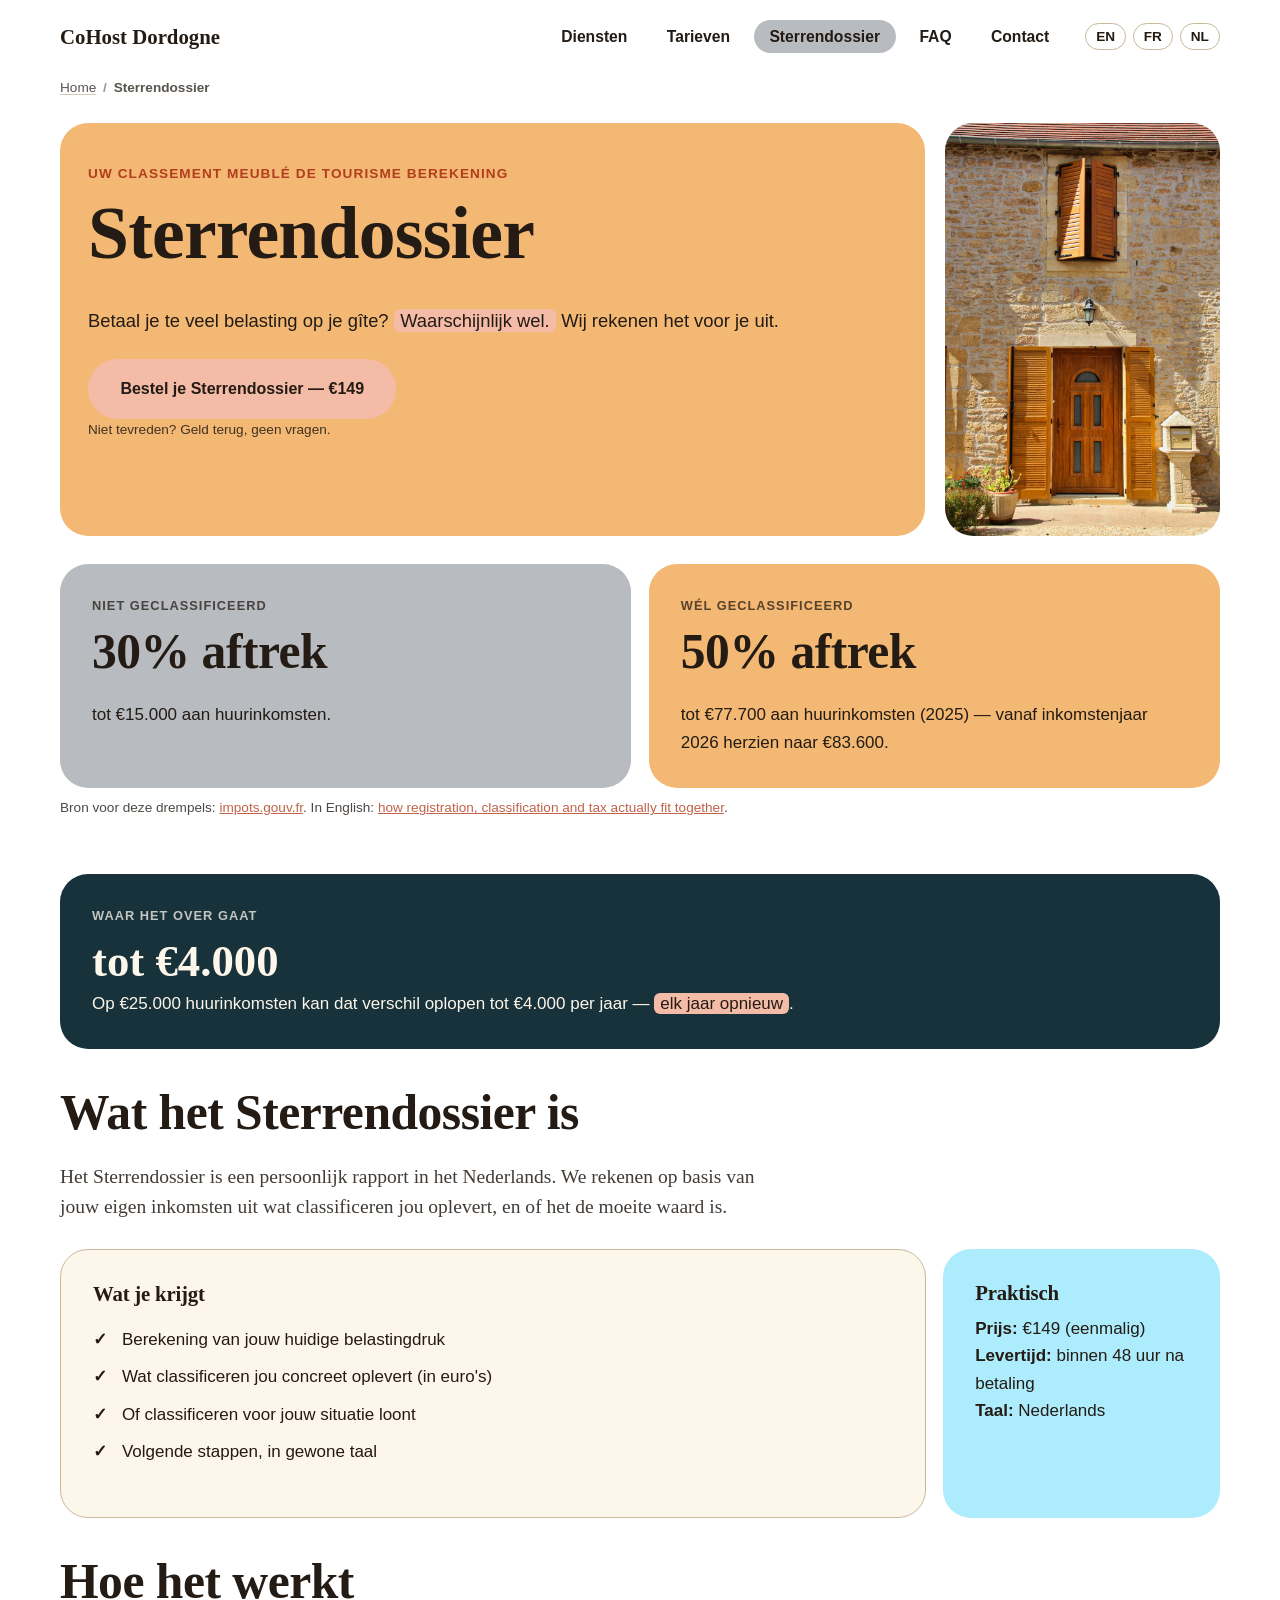
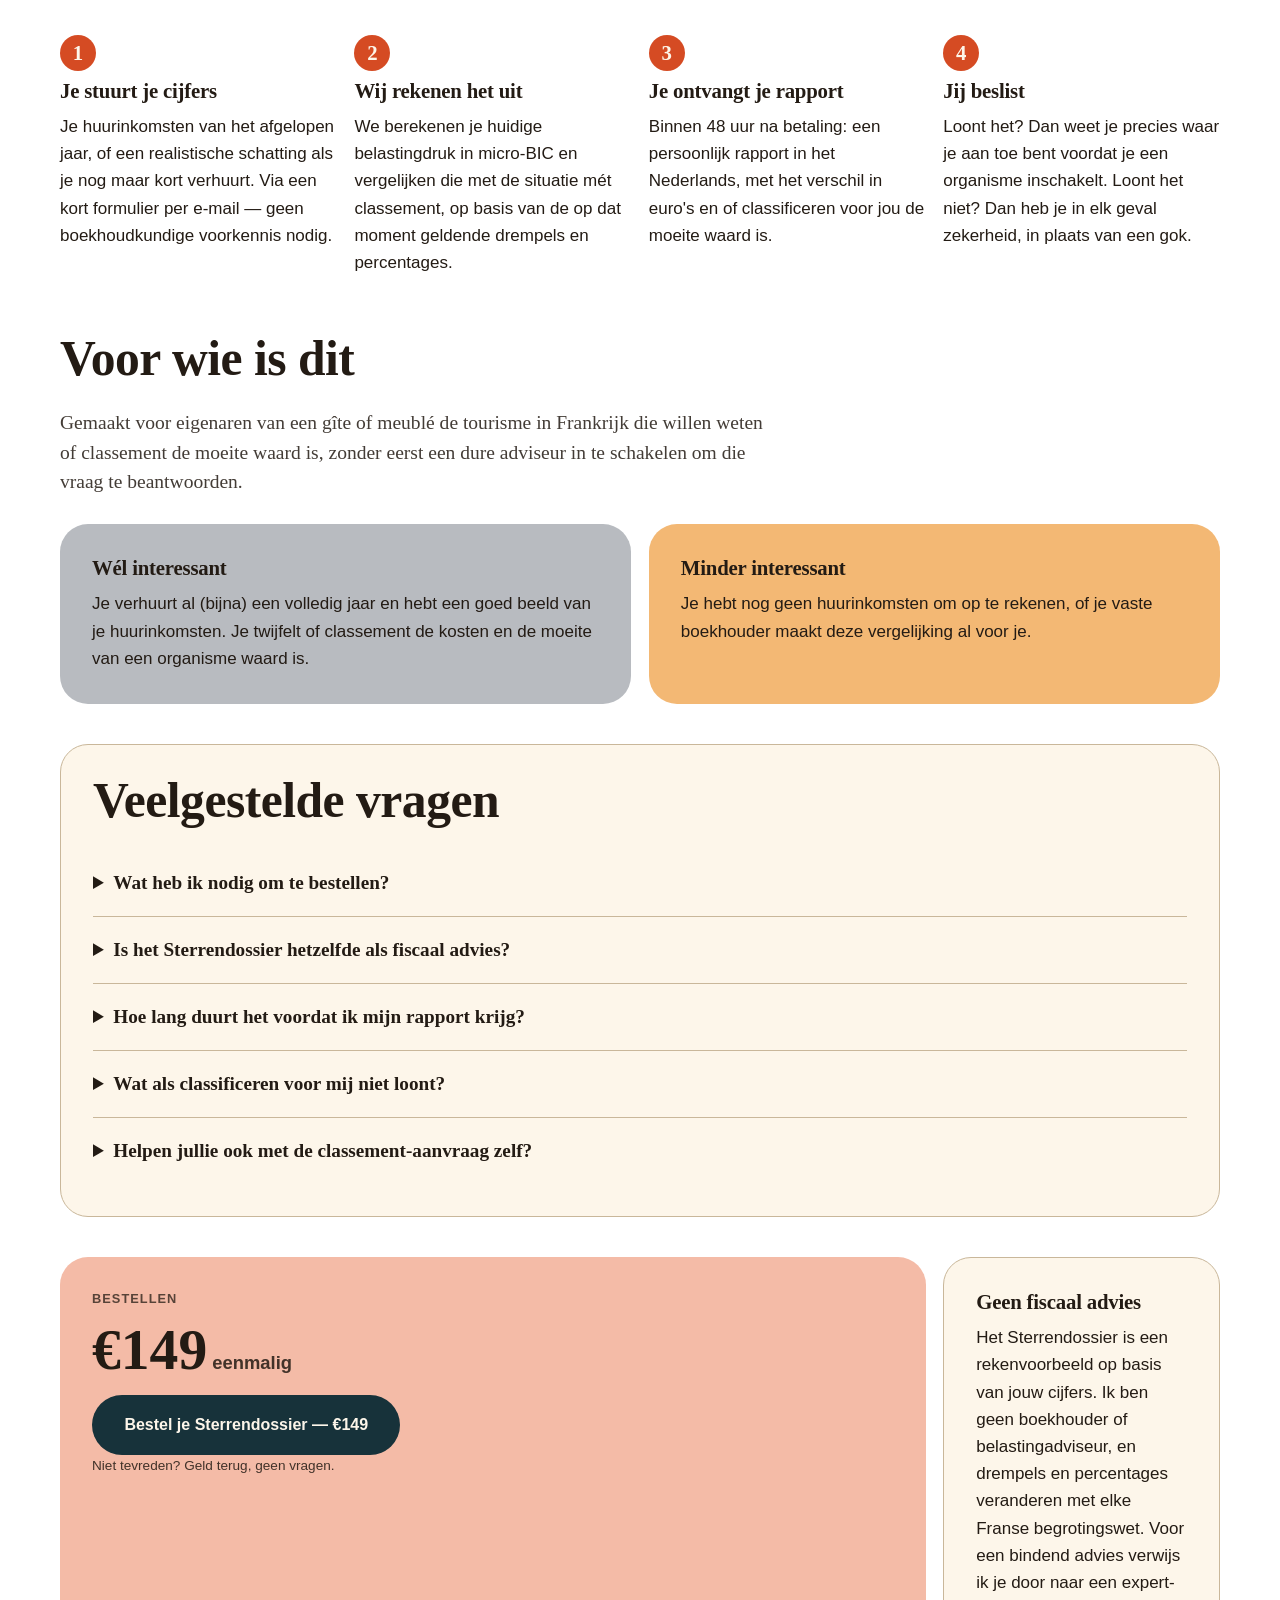
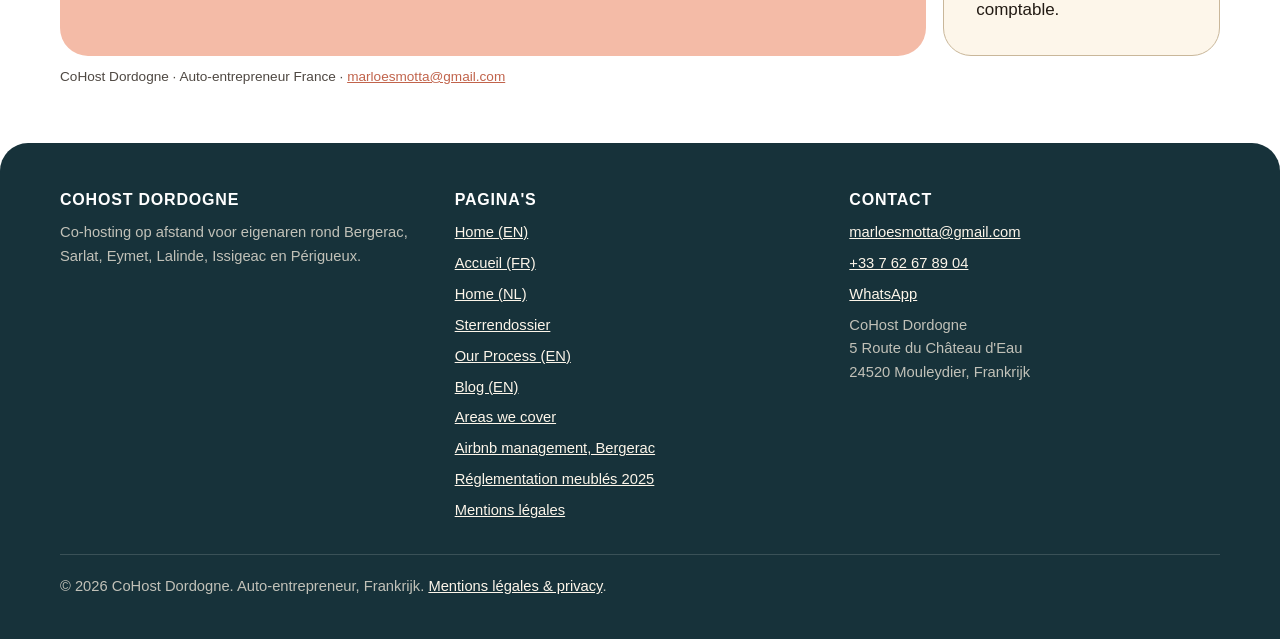
<file: sterrendossier/index.html>
<!DOCTYPE html>
<html lang="nl">
<head>
<meta charset="UTF-8">
<meta name="viewport" content="width=device-width, initial-scale=1">
<title>Sterrendossier – Classement Meublé de Tourisme</title>
<meta name="description" content="Persoonlijk rapport in het Nederlands: wat levert het classificeren van jouw gîte in Frankrijk fiscaal op? Berekend op basis van jouw eigen inkomsten.">
<link rel="canonical" href="https://cohostdordogne.com/sterrendossier/">

<meta property="og:type" content="website">
<meta property="og:title" content="Sterrendossier – Classement Meublé de Tourisme">
<meta property="og:description" content="Persoonlijk rapport in het Nederlands: wat levert het classificeren van jouw gîte in Frankrijk fiscaal op? Berekend op basis van jouw eigen inkomsten.">
<meta property="og:url" content="https://cohostdordogne.com/sterrendossier/">
<meta property="og:locale" content="nl_NL">
<meta property="og:image" content="https://cohostdordogne.com/assets/images/hero-property.jpg">

<meta name="twitter:card" content="summary_large_image">
<meta name="twitter:title" content="Sterrendossier – Classement Meublé de Tourisme">
<meta name="twitter:description" content="Persoonlijk rapport in het Nederlands: wat levert het classificeren van jouw gîte in Frankrijk fiscaal op? Berekend op basis van jouw eigen inkomsten.">
<meta name="twitter:image" content="https://cohostdordogne.com/assets/images/hero-property.jpg">

<link rel="icon" href="/favicon.svg" type="image/svg+xml">
<link rel="stylesheet" href="/css/style.css">

<style>
  body{margin:0;font-family:-apple-system,BlinkMacSystemFont,"Segoe UI",Roboto,Helvetica,Arial,sans-serif;color:#231b14;background:#ffffff}
  .header-inner{display:flex;align-items:center;justify-content:space-between;padding:1.25rem 1.25rem 0.75rem;max-width:1200px;margin:0 auto}
  .logo{font-family:Georgia,serif;font-weight:700;font-size:1.3rem;color:#231b14;text-decoration:none}
  .hero-main{border-radius:28px;background:#f3b874;padding:2.5rem 1.75rem}
  h1{font-family:Georgia,serif;font-weight:700;color:#231b14;line-height:0.98;font-size:clamp(2.4rem,7vw,4.6rem);margin:0 0 0.5em}
</style>

<script type="application/ld+json">
{
  "@context": "https://schema.org",
  "@type": "Product",
  "name": "Sterrendossier",
  "description": "Persoonlijk rapport in het Nederlands dat op basis van je eigen huurinkomsten berekent wat het classificeren van je gîte fiscaal oplevert, en of het de moeite waard is.",
  "brand": {
    "@type": "Brand",
    "name": "CoHost Dordogne"
  },
  "offers": {
    "@type": "Offer",
    "price": "149",
    "priceCurrency": "EUR",
    "availability": "https://schema.org/InStock",
    "url": "https://cohostdordogne.com/sterrendossier/"
  }
}
</script>

<script type="application/ld+json">
{
  "@context": "https://schema.org",
  "@type": "FAQPage",
  "mainEntity": [
    {
      "@type": "Question",
      "name": "Wat heb ik nodig om te bestellen?",
      "acceptedAnswer": {
        "@type": "Answer",
        "text": "Je huurinkomsten van het afgelopen jaar (of een realistische schatting voor een pand dat nog niet zo lang verhuurd wordt). Na betaling ontvang je een kort formulier waarin je deze cijfers invult."
      }
    },
    {
      "@type": "Question",
      "name": "Is het Sterrendossier hetzelfde als fiscaal advies?",
      "acceptedAnswer": {
        "@type": "Answer",
        "text": "Nee. Het is een rekenvoorbeeld op basis van jouw cijfers en de op dit moment geldende drempels en percentages. Voor een bindend advies of het indienen van je aangifte verwijzen we je door naar een expert-comptable."
      }
    },
    {
      "@type": "Question",
      "name": "Hoe lang duurt het voordat ik mijn rapport krijg?",
      "acceptedAnswer": {
        "@type": "Answer",
        "text": "Binnen 48 uur na betaling en het invullen van je cijfers ontvang je je persoonlijke rapport per e-mail."
      }
    },
    {
      "@type": "Question",
      "name": "Wat als classificeren voor mij niet loont?",
      "acceptedAnswer": {
        "@type": "Answer",
        "text": "Dan weet je dat zeker, in plaats van te gokken. Niet tevreden met je rapport? Dan krijg je je geld terug, zonder vragen."
      }
    },
    {
      "@type": "Question",
      "name": "Helpen jullie ook met de classement-aanvraag zelf?",
      "acceptedAnswer": {
        "@type": "Answer",
        "text": "Het Sterrendossier berekent of classement voor jou loont. Voor de aanvraag zelf verwijzen we je door naar een erkend organisme. Zie ook onze registratiegids voor de bredere regelgeving rond meublés de tourisme."
      }
    }
  ]
}
</script>

<script type="application/ld+json">
{
  "@context": "https://schema.org",
  "@type": "LocalBusiness",
  "@id": "https://cohostdordogne.com/#business",
  "name": "CoHost Dordogne",
  "description": "Co-hosting op afstand voor eigenaren van gîtes en vakantiehuizen rond Bergerac, Sarlat, Eymet, Lalinde, Issigeac en Périgueux die zelf niet in Frankrijk wonen.",
  "image": "https://cohostdordogne.com/assets/images/founder.jpg",
  "url": "https://cohostdordogne.com/sterrendossier/",
  "telephone": "+33 7 62 67 89 04",
  "email": "marloesmotta@gmail.com",
  "priceRange": "€€",
  "currenciesAccepted": "EUR",
  "paymentAccepted": "Bankoverschrijving, cheque, factuur, creditcard (Stripe)",
  "address": {
    "@type": "PostalAddress",
    "streetAddress": "5 Route du Château d'Eau",
    "addressLocality": "Mouleydier",
    "postalCode": "24520",
    "addressRegion": "Dordogne",
    "addressCountry": "FR"
  },
  "geo": {
    "@type": "GeoCoordinates",
    "latitude": 44.855,
    "longitude": 0.597
  },
  "openingHoursSpecification": [
    {
      "@type": "OpeningHoursSpecification",
      "dayOfWeek": ["Monday", "Tuesday", "Wednesday", "Thursday", "Friday", "Saturday"],
      "opens": "09:00",
      "closes": "19:00",
      "description": "Op afspraak — telefoon of WhatsApp"
    }
  ],
  "areaServed": [
    { "@type": "City", "name": "Bergerac" },
    { "@type": "City", "name": "Eymet" },
    { "@type": "City", "name": "Lalinde" },
    { "@type": "City", "name": "Issigeac" },
    { "@type": "City", "name": "Sainte-Foy-la-Grande" },
    { "@type": "City", "name": "Monbazillac" },
    { "@type": "City", "name": "Sarlat-la-Canéda" },
    { "@type": "City", "name": "Périgueux" },
    {
      "@type": "GeoCircle",
      "geoMidpoint": { "@type": "GeoCoordinates", "latitude": 44.85, "longitude": 0.48 },
      "geoRadius": "30000"
    }
  ],
  "sameAs": []
}
</script>

<script type="application/ld+json">
{
  "@context": "https://schema.org",
  "@type": "BreadcrumbList",
  "itemListElement": [
    { "@type": "ListItem", "position": 1, "name": "Home", "item": "https://cohostdordogne.com/nl/" },
    { "@type": "ListItem", "position": 2, "name": "Sterrendossier", "item": "https://cohostdordogne.com/sterrendossier/" }
  ]
}
</script>
</head>
<body>
<a class="skip-link" href="#main">Naar de inhoud</a>

<header class="site-header">
  <div class="header-inner">
    <a class="logo" href="/nl/">CoHost Dordogne</a>
    <nav class="main-nav" aria-label="Hoofdnavigatie">
      <ul class="nav-links">
        <li><a href="/nl/#diensten">Diensten</a></li>
        <li><a href="/nl/#tarieven">Tarieven</a></li>
        <li><a href="/sterrendossier/" aria-current="page">Sterrendossier</a></li>
        <li><a href="/nl/#faq">FAQ</a></li>
        <li><a href="/nl/#contact">Contact</a></li>
      </ul>
      <ul class="lang-switch" aria-label="Taal">
        <li><a href="/" lang="en" hreflang="en">EN</a></li>
        <li><a href="/fr/" lang="fr" hreflang="fr">FR</a></li>
        <li><a href="/nl/" lang="nl" hreflang="nl">NL</a></li>
      </ul>
      <details class="nav-toggle">
        <summary aria-label="Menu openen">
          <span class="icon-closed dots-icon" aria-hidden="true">
            <span></span><span></span><span></span>
            <span></span><span></span><span></span>
            <span></span><span></span><span></span>
          </span>
          <span class="icon-open" aria-hidden="true">✕</span>
        </summary>
        <div class="nav-overlay">
          <ul class="overlay-links">
            <li><a href="/nl/#diensten">Diensten</a></li>
            <li><a href="/nl/#tarieven">Tarieven</a></li>
            <li><a href="/sterrendossier/" aria-current="page">Sterrendossier</a></li>
            <li><a href="/nl/#faq">FAQ</a></li>
            <li><a href="/nl/#contact">Contact</a></li>
          </ul>
          <ul class="lang-switch" aria-label="Taal">
            <li><a href="/" lang="en" hreflang="en">EN</a></li>
            <li><a href="/fr/" lang="fr" hreflang="fr">FR</a></li>
            <li><a href="/nl/" lang="nl" hreflang="nl">NL</a></li>
          </ul>
        </div>
      </details>
    </nav>
  </div>
</header>

<nav class="breadcrumb-nav" aria-label="Breadcrumb">
  <ol class="breadcrumb-list">
    <li><a href="/nl/">Home</a></li>
    <li aria-current="page">Sterrendossier</li>
  </ol>
</nav>

<main id="main">

  <section class="hero">
    <div class="container">
      <div class="hero-inner">
        <div class="hero-main">
          <p class="hero-eyebrow">Uw Classement Meublé de Tourisme berekening</p>
          <h1>Sterrendossier</h1>
          <p class="hero-lede">Betaal je te veel belasting op je gîte? <span class="hl">Waarschijnlijk wel.</span> Wij rekenen het voor je uit.</p>
          <div class="hero-ctas">
            <!--
              STRIPE PAYMENT LINK: verander alleen de "href"-waarde hieronder in
              je eigen Stripe Payment Link (Stripe Dashboard → Payment links →
              create → link kopiëren). Deze link staat op twee plekken op deze
              pagina: hier in de hero en onderaan bij het prijsblok — zoek op
              "STRIPE PAYMENT LINK". Gedocumenteerd in README.md.
            -->
            <a class="btn btn-primary" href="[PLACEHOLDER: STRIPE PAYMENT LINK URL]">Bestel je Sterrendossier — €149</a>
          </div>
          <p class="form-note">Niet tevreden? Geld terug, geen vragen.</p>
        </div>
        <figure class="figure-placeholder hero-figure">
          <img src="/assets/images/hero-property.jpg" alt="Traditioneel stenen huis in de Périgord met een open houten voordeur en bijpassende luiken" loading="lazy" width="900" height="1350">
        </figure>
      </div>
    </div>
  </section>

  <section class="section">
    <div class="container">
      <div class="bento">
        <div class="block block-mist span-2">
          <p class="block-eyebrow">Niet geclassificeerd</p>
          <h2>30% aftrek</h2>
          <p>tot €15.000 aan huurinkomsten.</p>
        </div>
        <div class="block block-apricot span-2">
          <p class="block-eyebrow">Wél geclassificeerd</p>
          <h2>50% aftrek</h2>
          <p>tot €77.700 aan huurinkomsten (2025) — vanaf inkomstenjaar 2026 herzien naar €83.600.</p>
        </div>
      </div>
      <p class="figure-caption">Bron voor deze drempels: <a href="https://www.impots.gouv.fr/particulier/questions/je-suis-proprietaire-dune-location-meublee-de-tourisme-quel-est-le-nouveau">impots.gouv.fr</a>. In English: <a href="/blog/airbnb-regulations-tax-dordogne/">how registration, classification and tax actually fit together</a>.</p>
    </div>
  </section>

  <section class="section">
    <div class="container">
      <div class="bento">
        <div class="block block-dark span-4">
          <p class="block-eyebrow">Waar het over gaat</p>
          <span class="stat-number">tot €4.000</span>
          <p style="max-width:42em;">Op €25.000 huurinkomsten kan dat verschil oplopen tot €4.000 per jaar — <span class="hl">elk jaar opnieuw</span>.</p>
        </div>
      </div>
    </div>
  </section>

  <section class="section">
    <div class="container">
      <div class="section-intro">
        <h2>Wat het Sterrendossier is</h2>
        <p class="accent-copy accent-copy--teal">Het Sterrendossier is een persoonlijk rapport in het Nederlands. We rekenen op basis van jouw eigen inkomsten uit wat classificeren jou oplevert, en of het de moeite waard is.</p>
      </div>
      <div class="bento">
        <div class="block block-cream span-3">
          <h3>Wat je krijgt</h3>
          <ul class="pricing-list">
            <li>Berekening van jouw huidige belastingdruk</li>
            <li>Wat classificeren jou concreet oplevert (in euro's)</li>
            <li>Of classificeren voor jouw situatie loont</li>
            <li>Volgende stappen, in gewone taal</li>
          </ul>
        </div>
        <div class="block block-sky span-1">
          <h3>Praktisch</h3>
          <p><strong>Prijs:</strong> €149 (eenmalig)<br>
             <strong>Levertijd:</strong> binnen 48 uur na betaling<br>
             <strong>Taal:</strong> Nederlands</p>
        </div>
      </div>
    </div>
  </section>

  <section class="section">
    <div class="container">
      <div class="section-intro">
        <h2>Hoe het werkt</h2>
      </div>
      <ol class="steps">
        <li><h3>Je stuurt je cijfers</h3><p>Je huurinkomsten van het afgelopen jaar, of een realistische schatting als je nog maar kort verhuurt. Via een kort formulier per e-mail — geen boekhoudkundige voorkennis nodig.</p></li>
        <li><h3>Wij rekenen het uit</h3><p>We berekenen je huidige belastingdruk in micro-BIC en vergelijken die met de situatie mét classement, op basis van de op dat moment geldende drempels en percentages.</p></li>
        <li><h3>Je ontvangt je rapport</h3><p>Binnen 48 uur na betaling: een persoonlijk rapport in het Nederlands, met het verschil in euro's en of classificeren voor jou de moeite waard is.</p></li>
        <li><h3>Jij beslist</h3><p>Loont het? Dan weet je precies waar je aan toe bent voordat je een organisme inschakelt. Loont het niet? Dan heb je in elk geval zekerheid, in plaats van een gok.</p></li>
      </ol>
    </div>
  </section>

  <section class="section">
    <div class="container">
      <div class="section-intro">
        <h2>Voor wie is dit</h2>
        <p class="accent-copy accent-copy--coral">Gemaakt voor eigenaren van een gîte of meublé de tourisme in Frankrijk die willen weten of classement de moeite waard is, zonder eerst een dure adviseur in te schakelen om die vraag te beantwoorden.</p>
      </div>
      <div class="bento">
        <div class="block block-mist span-2">
          <h3>Wél interessant</h3>
          <p>Je verhuurt al (bijna) een volledig jaar en hebt een goed beeld van je huurinkomsten. Je twijfelt of classement de kosten en de moeite van een organisme waard is.</p>
        </div>
        <div class="block block-apricot span-2">
          <h3>Minder interessant</h3>
          <p>Je hebt nog geen huurinkomsten om op te rekenen, of je vaste boekhouder maakt deze vergelijking al voor je.</p>
        </div>
      </div>
    </div>
  </section>

  <section id="faq" class="section">
    <div class="container">
      <div class="block block-cream">
        <div class="section-intro" style="margin-bottom:1rem;">
          <h2>Veelgestelde vragen</h2>
        </div>
        <div>
          <details class="faq-item">
            <summary>Wat heb ik nodig om te bestellen?</summary>
            <p>Je huurinkomsten van het afgelopen jaar (of een realistische schatting voor een pand dat nog niet zo lang verhuurd wordt). Na betaling ontvang je een kort formulier waarin je deze cijfers invult.</p>
          </details>
          <details class="faq-item">
            <summary>Is het Sterrendossier hetzelfde als fiscaal advies?</summary>
            <p>Nee. Het is een rekenvoorbeeld op basis van jouw cijfers en de op dit moment geldende drempels en percentages. Voor een bindend advies of het indienen van je aangifte verwijzen we je door naar een expert-comptable.</p>
          </details>
          <details class="faq-item">
            <summary>Hoe lang duurt het voordat ik mijn rapport krijg?</summary>
            <p>Binnen 48 uur na betaling en het invullen van je cijfers ontvang je je persoonlijke rapport per e-mail.</p>
          </details>
          <details class="faq-item">
            <summary>Wat als classificeren voor mij niet loont?</summary>
            <p>Dan weet je dat zeker, in plaats van te gokken. Niet tevreden met je rapport? Dan krijg je je geld terug, zonder vragen.</p>
          </details>
          <details class="faq-item">
            <summary>Helpen jullie ook met de classement-aanvraag zelf?</summary>
            <p>Het Sterrendossier berekent of classement voor jou loont. Voor de aanvraag zelf verwijzen we je door naar een erkend organisme. Zie ook onze <a href="/reglementation-meubles-tourisme-2025/">registratiegids</a> (Frans) voor de bredere regelgeving rond meublés de tourisme.</p>
          </details>
        </div>
      </div>
    </div>
  </section>

  <section class="section">
    <div class="container">
      <div class="bento">
        <div class="block block-coral span-3">
          <p class="block-eyebrow">Bestellen</p>
          <p class="price-figure">€149<span> eenmalig</span></p>
          <!--
            STRIPE PAYMENT LINK (2 van 2): zelfde link als in de hero hierboven.
          -->
          <a class="btn btn-dark" href="[PLACEHOLDER: STRIPE PAYMENT LINK URL]">Bestel je Sterrendossier — €149</a>
          <p class="form-note">Niet tevreden? Geld terug, geen vragen.</p>
        </div>
        <div class="block block-cream span-1">
          <h3>Geen fiscaal advies</h3>
          <p>Het Sterrendossier is een rekenvoorbeeld op basis van jouw cijfers. Ik ben geen boekhouder of belastingadviseur, en drempels en percentages veranderen met elke Franse begrotingswet. Voor een bindend advies verwijs ik je door naar een expert-comptable.</p>
        </div>
      </div>
      <p class="figure-caption">CoHost Dordogne · Auto-entrepreneur France · <a href="mailto:marloesmotta@gmail.com">marloesmotta@gmail.com</a></p>
    </div>
  </section>

</main>

<footer class="site-footer">
  <div class="container">
    <div class="footer-grid">
      <div>
        <h3>CoHost Dordogne</h3>
        <p>Co-hosting op afstand voor eigenaren rond Bergerac, Sarlat, Eymet, Lalinde, Issigeac en Périgueux.</p>
      </div>
      <div>
        <h3>Pagina's</h3>
        <ul>
          <li><a href="/">Home (EN)</a></li>
          <li><a href="/fr/">Accueil (FR)</a></li>
          <li><a href="/nl/">Home (NL)</a></li>
          <li><a href="/sterrendossier/">Sterrendossier</a></li>
          <li><a href="/our-process/">Our Process (EN)</a></li>
          <li><a href="/blog/">Blog (EN)</a></li>
          <li><a href="/airbnb-management-dordogne/">Areas we cover</a></li>
          <li><a href="/airbnb-management-bergerac/">Airbnb management, Bergerac</a></li>
          <li><a href="/reglementation-meubles-tourisme-2025/">Réglementation meublés 2025</a></li>
          <li><a href="/mentions-legales/">Mentions légales</a></li>
        </ul>
      </div>
      <div>
        <h3>Contact</h3>
        <ul>
          <li><a href="mailto:marloesmotta@gmail.com">marloesmotta@gmail.com</a></li>
          <li><a href="tel:+33762678904">+33 7 62 67 89 04</a></li>
          <li><a href="https://wa.me/33762678904">WhatsApp</a></li>
        </ul>
        <address>CoHost Dordogne<br>5 Route du Château d'Eau<br>24520 Mouleydier, Frankrijk</address>
      </div>
    </div>
    <div class="footer-bottom">
      <p>© 2026 CoHost Dordogne. Auto-entrepreneur, Frankrijk. <a href="/mentions-legales/">Mentions légales &amp; privacy</a>.</p>
    </div>
  </div>
</footer>

</body>
</html>
</file>
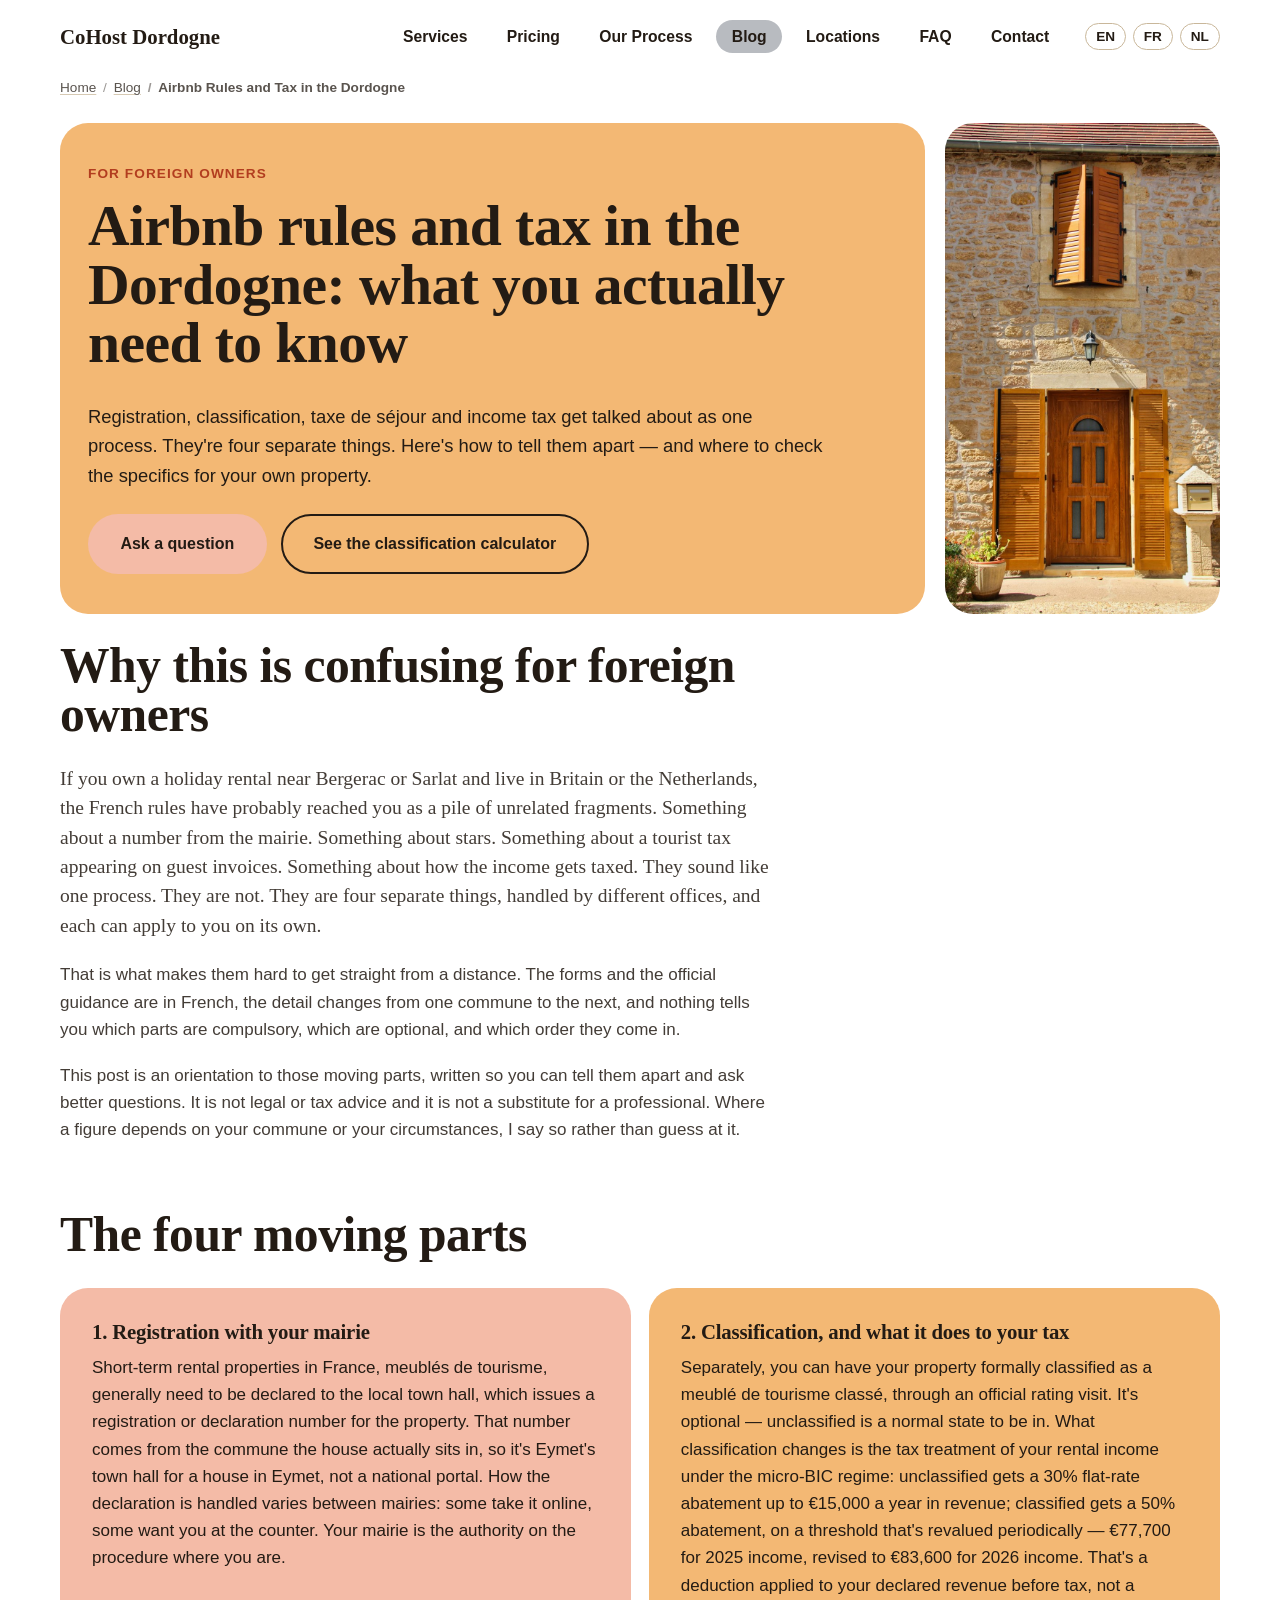
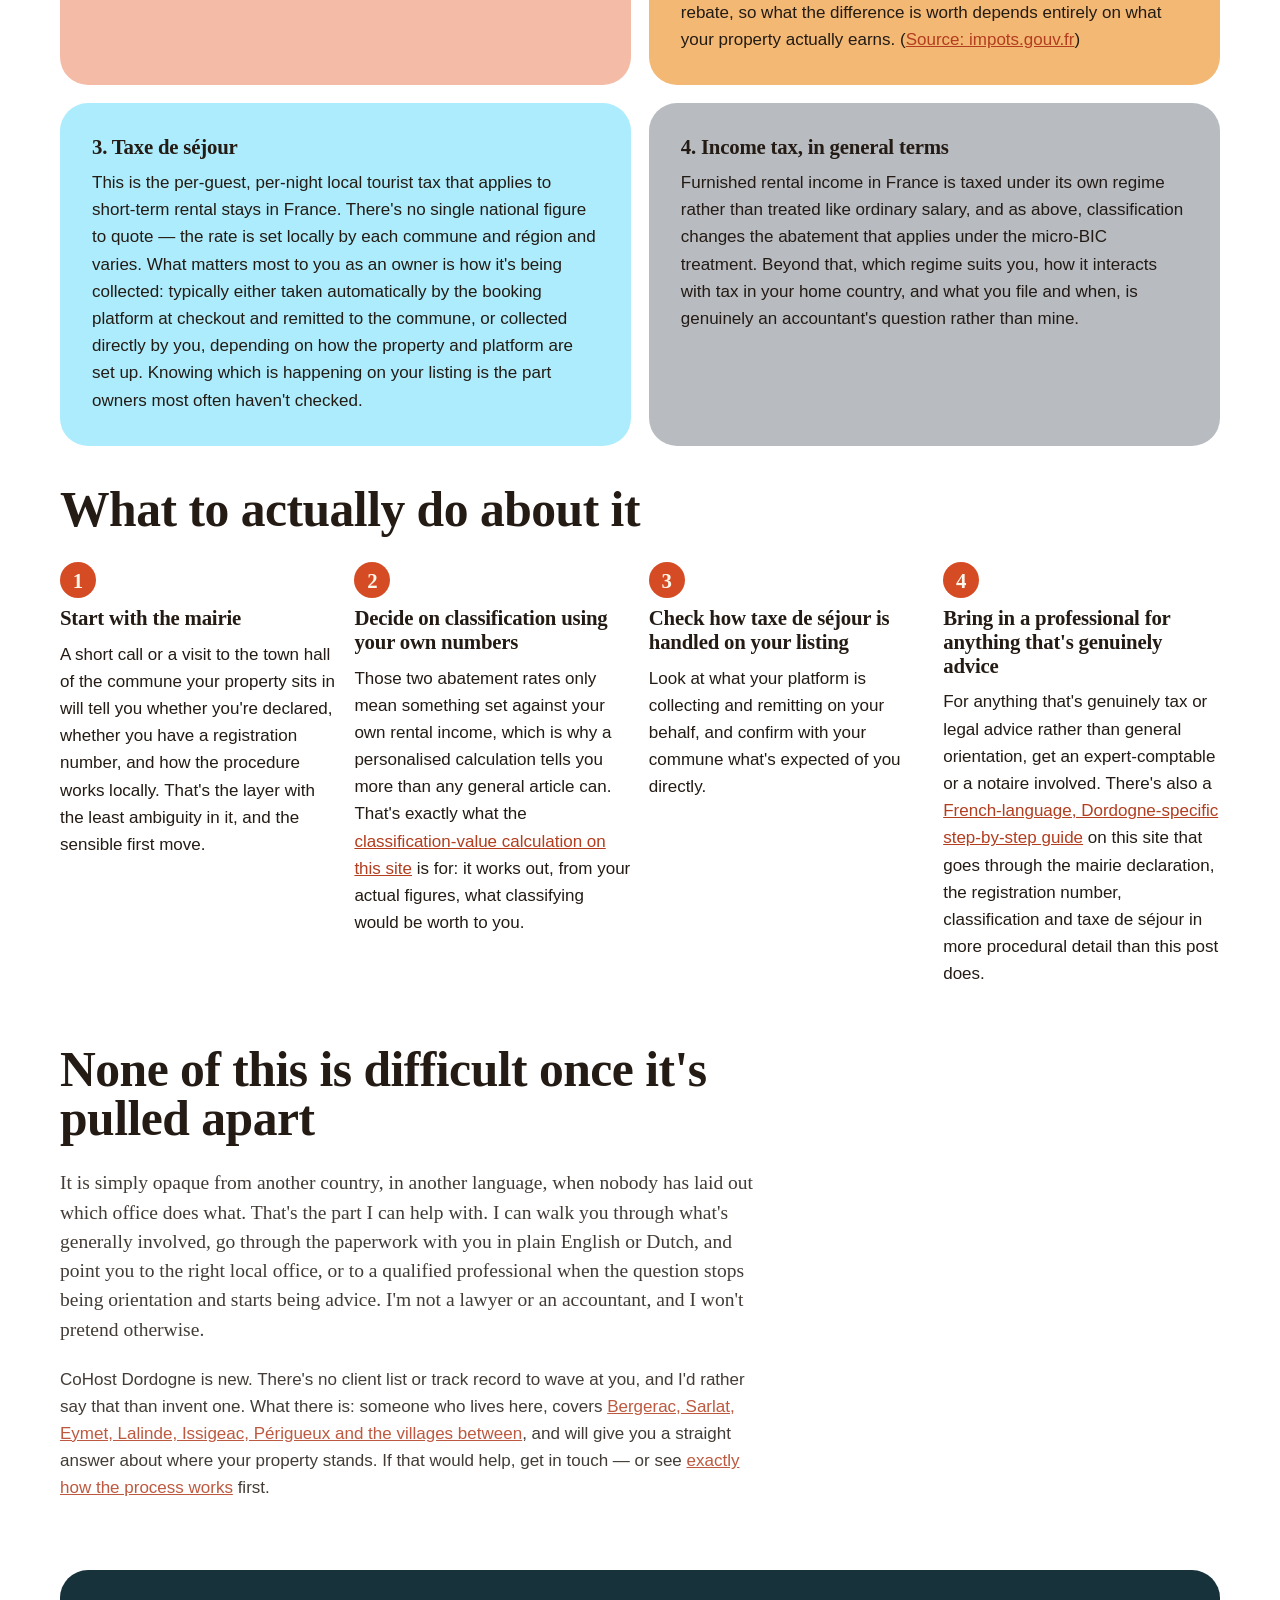
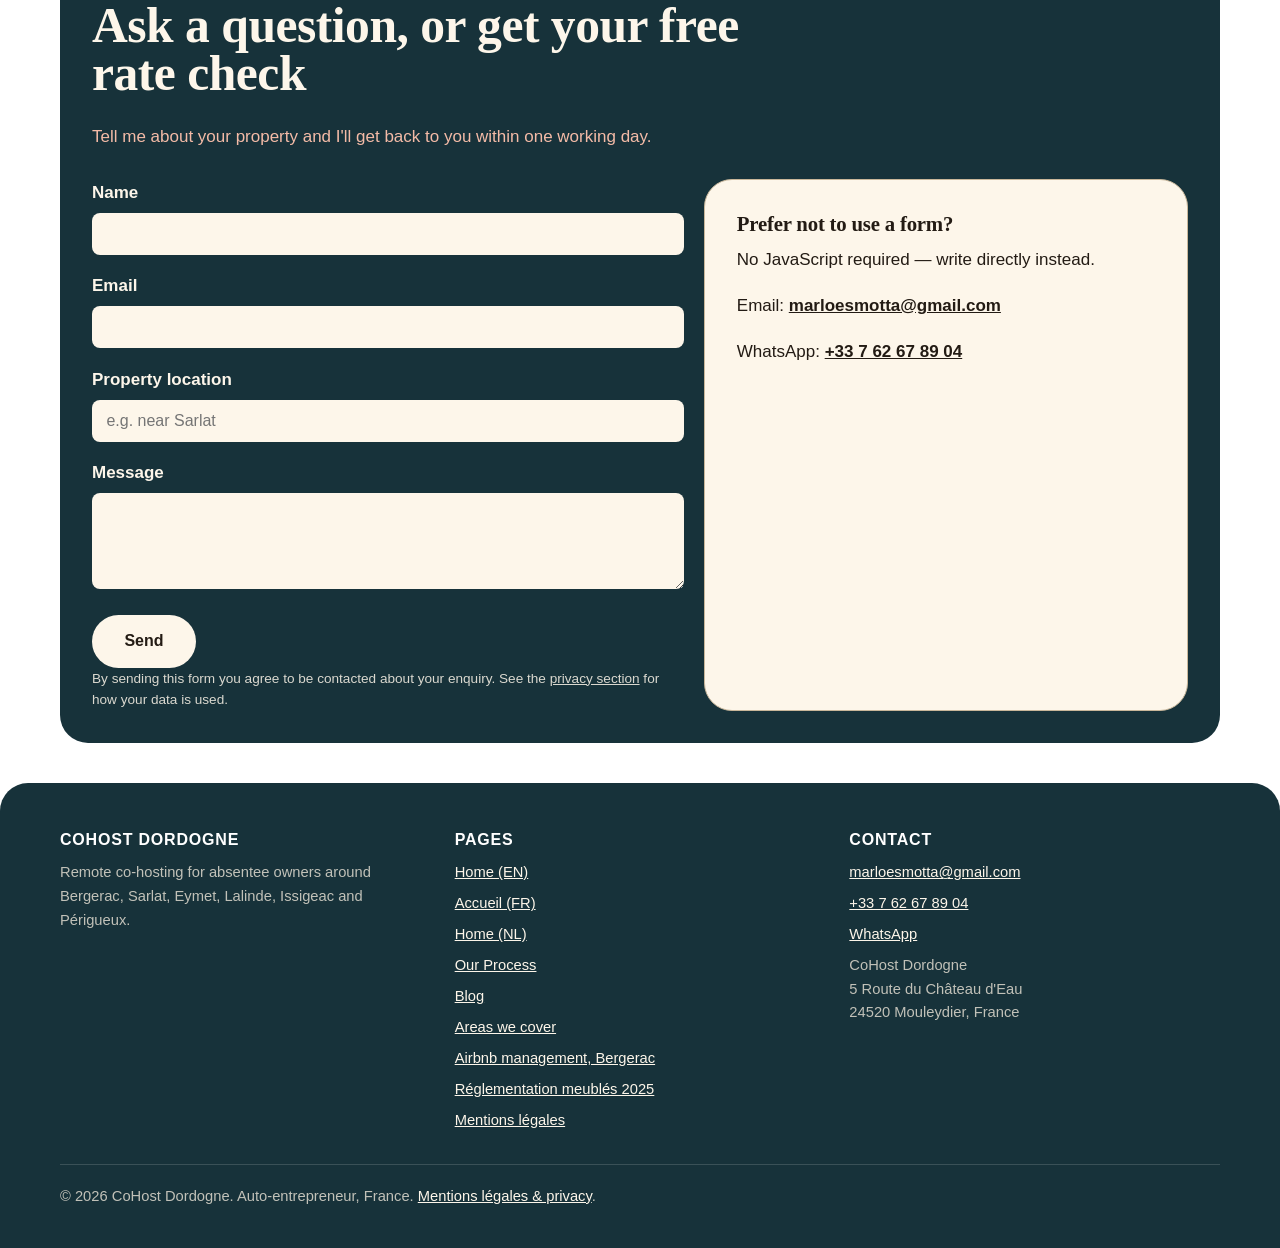
<file: blog/airbnb-regulations-tax-dordogne/index.html>
<!DOCTYPE html>
<html lang="en">
<head>
<meta charset="UTF-8">
<meta name="viewport" content="width=device-width, initial-scale=1">
<title>Airbnb Rules and Tax in the Dordogne: A Guide for Foreign Owners – CoHost Dordogne</title>
<meta name="description" content="A plain-English orientation to mairie registration, classification, taxe de séjour and income tax for foreign owners of Dordogne holiday rentals — and where to check the specifics for your property.">
<link rel="canonical" href="https://cohostdordogne.com/blog/airbnb-regulations-tax-dordogne/">

<meta property="og:type" content="article">
<meta property="og:title" content="Airbnb Rules and Tax in the Dordogne: A Guide for Foreign Owners">
<meta property="og:description" content="A plain-English orientation to mairie registration, classification, taxe de séjour and income tax for foreign owners of Dordogne holiday rentals.">
<meta property="og:url" content="https://cohostdordogne.com/blog/airbnb-regulations-tax-dordogne/">
<meta property="og:locale" content="en_GB">
<meta property="og:image" content="https://cohostdordogne.com/assets/images/hero-property.jpg">

<meta name="twitter:card" content="summary_large_image">
<meta name="twitter:title" content="Airbnb Rules and Tax in the Dordogne: A Guide for Foreign Owners">
<meta name="twitter:description" content="A plain-English orientation to mairie registration, classification, taxe de séjour and income tax for foreign owners of Dordogne holiday rentals.">
<meta name="twitter:image" content="https://cohostdordogne.com/assets/images/hero-property.jpg">

<link rel="icon" href="/favicon.svg" type="image/svg+xml">
<link rel="stylesheet" href="/css/style.css">

<style>
  body{margin:0;font-family:-apple-system,BlinkMacSystemFont,"Segoe UI",Roboto,Helvetica,Arial,sans-serif;color:#231b14;background:#ffffff}
  .header-inner{display:flex;align-items:center;justify-content:space-between;padding:1.25rem 1.25rem 0.75rem;max-width:1200px;margin:0 auto}
  .logo{font-family:Georgia,serif;font-weight:700;font-size:1.3rem;color:#231b14;text-decoration:none}
  .hero-main{border-radius:28px;background:#f3b874;padding:2.5rem 1.75rem}
  h1{font-family:Georgia,serif;font-weight:700;color:#231b14;line-height:1.02;font-size:clamp(2rem,5.5vw,3.6rem);margin:0 0 0.5em}
</style>

<script type="application/ld+json">
{
  "@context": "https://schema.org",
  "@type": "BlogPosting",
  "headline": "Airbnb Rules and Tax in the Dordogne: What Foreign Owners Actually Need to Know",
  "description": "A plain-English orientation to mairie registration, classification, taxe de séjour and income tax for foreign owners of Dordogne holiday rentals.",
  "image": "https://cohostdordogne.com/assets/images/hero-property.jpg",
  "datePublished": "2026-08-12",
  "dateModified": "2026-08-12",
  "author": {
    "@type": "Person",
    "name": "Marloes Motta"
  },
  "publisher": {
    "@type": "Organization",
    "name": "CoHost Dordogne",
    "logo": {
      "@type": "ImageObject",
      "url": "https://cohostdordogne.com/favicon.svg"
    },
    "address": {
      "@type": "PostalAddress",
      "streetAddress": "5 Route du Château d'Eau",
      "addressLocality": "Mouleydier",
      "postalCode": "24520",
      "addressRegion": "Dordogne",
      "addressCountry": "FR"
    }
  },
  "mainEntityOfPage": "https://cohostdordogne.com/blog/airbnb-regulations-tax-dordogne/"
}
</script>

<script type="application/ld+json">
{
  "@context": "https://schema.org",
  "@type": "HowTo",
  "name": "What to do about Airbnb registration, classification and tax in the Dordogne",
  "description": "Practical next steps for a foreign owner of a Dordogne short-term rental working out registration, classification and taxe de séjour.",
  "step": [
    {
      "@type": "HowToStep",
      "name": "Start with the mairie",
      "text": "Contact the town hall of the commune your property sits in to check whether it's declared and whether you have a registration number, and how the procedure works locally."
    },
    {
      "@type": "HowToStep",
      "name": "Decide on classification using your own numbers",
      "text": "Weigh the classified (50% abatement, threshold revalued periodically — €83,600 for 2026 income) versus unclassified (30% abatement up to €15,000) micro-BIC treatment against your property's actual rental income, since the value depends entirely on what it earns."
    },
    {
      "@type": "HowToStep",
      "name": "Check how taxe de séjour is handled on your listing",
      "text": "Confirm whether your booking platform collects and remits the tourist tax automatically, or whether you're responsible for collecting it directly, and verify with your commune what's expected."
    },
    {
      "@type": "HowToStep",
      "name": "Bring in a professional for anything that's genuinely advice",
      "text": "Involve an expert-comptable or a notaire for formal tax or legal questions, rather than relying on general orientation."
    }
  ]
}
</script>

<script type="application/ld+json">
{
  "@context": "https://schema.org",
  "@type": "LocalBusiness",
  "@id": "https://cohostdordogne.com/#business",
  "name": "CoHost Dordogne",
  "description": "Remote co-hosting management for absentee owners of holiday homes around Bergerac, Sarlat, Eymet, Lalinde, Issigeac and Périgueux.",
  "image": "https://cohostdordogne.com/assets/images/founder.jpg",
  "url": "https://cohostdordogne.com/blog/airbnb-regulations-tax-dordogne/",
  "telephone": "+33 7 62 67 89 04",
  "email": "marloesmotta@gmail.com",
  "priceRange": "€€",
  "currenciesAccepted": "EUR",
  "paymentAccepted": "Bank transfer, Cheque, Invoice, Credit card (Stripe)",
  "address": {
    "@type": "PostalAddress",
    "streetAddress": "5 Route du Château d'Eau",
    "addressLocality": "Mouleydier",
    "postalCode": "24520",
    "addressRegion": "Dordogne",
    "addressCountry": "FR"
  },
  "geo": {
    "@type": "GeoCoordinates",
    "latitude": 44.855,
    "longitude": 0.597
  },
  "openingHoursSpecification": [
    {
      "@type": "OpeningHoursSpecification",
      "dayOfWeek": ["Monday", "Tuesday", "Wednesday", "Thursday", "Friday", "Saturday"],
      "opens": "09:00",
      "closes": "19:00",
      "description": "By appointment — phone or WhatsApp"
    }
  ],
  "areaServed": [
    { "@type": "City", "name": "Bergerac" },
    { "@type": "City", "name": "Eymet" },
    { "@type": "City", "name": "Lalinde" },
    { "@type": "City", "name": "Issigeac" },
    { "@type": "City", "name": "Sainte-Foy-la-Grande" },
    { "@type": "City", "name": "Monbazillac" },
    { "@type": "City", "name": "Sarlat-la-Canéda" },
    { "@type": "City", "name": "Périgueux" },
    {
      "@type": "GeoCircle",
      "geoMidpoint": { "@type": "GeoCoordinates", "latitude": 44.85, "longitude": 0.48 },
      "geoRadius": "30000"
    }
  ],
  "sameAs": []
}
</script>

<script type="application/ld+json">
{
  "@context": "https://schema.org",
  "@type": "BreadcrumbList",
  "itemListElement": [
    { "@type": "ListItem", "position": 1, "name": "Home", "item": "https://cohostdordogne.com/" },
    { "@type": "ListItem", "position": 2, "name": "Blog", "item": "https://cohostdordogne.com/blog/" },
    { "@type": "ListItem", "position": 3, "name": "Airbnb Rules and Tax in the Dordogne", "item": "https://cohostdordogne.com/blog/airbnb-regulations-tax-dordogne/" }
  ]
}
</script>
</head>
<body>
<a class="skip-link" href="#main">Skip to content</a>

<header class="site-header">
  <div class="header-inner">
    <a class="logo" href="/">CoHost Dordogne</a>
    <nav class="main-nav" aria-label="Main navigation">
      <ul class="nav-links">
        <li><a href="/#services">Services</a></li>
        <li><a href="/#pricing">Pricing</a></li>
        <li><a href="/our-process/">Our Process</a></li>
        <li><a href="/blog/" aria-current="page">Blog</a></li>
        <li><a href="/airbnb-management-dordogne/">Locations</a></li>
        <li><a href="/#faq">FAQ</a></li>
        <li><a href="/#contact">Contact</a></li>
      </ul>
      <ul class="lang-switch" aria-label="Language">
        <li><a href="/" lang="en" hreflang="en">EN</a></li>
        <li><a href="/fr/" lang="fr" hreflang="fr">FR</a></li>
        <li><a href="/nl/" lang="nl" hreflang="nl">NL</a></li>
      </ul>
      <details class="nav-toggle">
        <summary aria-label="Open menu">
          <span class="icon-closed dots-icon" aria-hidden="true">
            <span></span><span></span><span></span>
            <span></span><span></span><span></span>
            <span></span><span></span><span></span>
          </span>
          <span class="icon-open" aria-hidden="true">✕</span>
        </summary>
        <div class="nav-overlay">
          <ul class="overlay-links">
            <li><a href="/#services">Services</a></li>
            <li><a href="/#pricing">Pricing</a></li>
            <li><a href="/our-process/">Our Process</a></li>
            <li><a href="/blog/" aria-current="page">Blog</a></li>
            <li><a href="/airbnb-management-dordogne/">Locations</a></li>
            <li><a href="/#faq">FAQ</a></li>
            <li><a href="/airbnb-management-bergerac/">Bergerac area</a></li>
            <li><a href="/#contact">Contact</a></li>
          </ul>
          <ul class="lang-switch" aria-label="Language">
            <li><a href="/" lang="en" hreflang="en">EN</a></li>
            <li><a href="/fr/" lang="fr" hreflang="fr">FR</a></li>
            <li><a href="/nl/" lang="nl" hreflang="nl">NL</a></li>
          </ul>
        </div>
      </details>
    </nav>
  </div>
</header>

<nav class="breadcrumb-nav" aria-label="Breadcrumb">
  <ol class="breadcrumb-list">
    <li><a href="/">Home</a></li>
    <li><a href="/blog/">Blog</a></li>
    <li aria-current="page">Airbnb Rules and Tax in the Dordogne</li>
  </ol>
</nav>

<main id="main">

  <section class="hero">
    <div class="container">
      <div class="hero-inner">
        <div class="hero-main">
          <p class="hero-eyebrow">For foreign owners</p>
          <h1>Airbnb rules and tax in the Dordogne: what you actually need to know</h1>
          <p class="hero-lede">Registration, classification, taxe de séjour and income tax get talked about as one process. They're four separate things. Here's how to tell them apart — and where to check the specifics for your own property.</p>
          <div class="hero-ctas">
            <a class="btn btn-primary" href="#contact">Ask a question</a>
            <a class="btn btn-secondary" href="/sterrendossier/">See the classification calculator</a>
          </div>
        </div>
        <figure class="figure-placeholder hero-figure">
          <img src="/assets/images/hero-property.jpg" alt="Traditional Périgord stone house with an open wooden front door and matching shutters" loading="lazy" width="900" height="1350">
        </figure>
      </div>
    </div>
  </section>

  <section class="section">
    <div class="container">
      <div class="section-intro">
        <h2>Why this is confusing for foreign owners</h2>
        <p class="accent-copy accent-copy--coral">If you own a holiday rental near Bergerac or Sarlat and live in Britain or the Netherlands, the French rules have probably reached you as a pile of unrelated fragments. Something about a number from the mairie. Something about stars. Something about a tourist tax appearing on guest invoices. Something about how the income gets taxed. They sound like one process. They are not. They are four separate things, handled by different offices, and each can apply to you on its own.</p>
        <p>That is what makes them hard to get straight from a distance. The forms and the official guidance are in French, the detail changes from one commune to the next, and nothing tells you which parts are compulsory, which are optional, and which order they come in.</p>
        <p>This post is an orientation to those moving parts, written so you can tell them apart and ask better questions. It is not legal or tax advice and it is not a substitute for a professional. Where a figure depends on your commune or your circumstances, I say so rather than guess at it.</p>
      </div>
    </div>
  </section>

  <section class="section">
    <div class="container">
      <div class="section-intro">
        <h2>The four moving parts</h2>
      </div>
      <div class="bento">
        <div class="block block-coral span-2">
          <h3>1. Registration with your mairie</h3>
          <p>Short-term rental properties in France, meublés de tourisme, generally need to be declared to the local town hall, which issues a registration or declaration number for the property. That number comes from the commune the house actually sits in, so it's Eymet's town hall for a house in Eymet, not a national portal. How the declaration is handled varies between mairies: some take it online, some want you at the counter. Your mairie is the authority on the procedure where you are.</p>
        </div>
        <div class="block block-apricot span-2">
          <h3>2. Classification, and what it does to your tax</h3>
          <p>Separately, you can have your property formally classified as a meublé de tourisme classé, through an official rating visit. It's optional — unclassified is a normal state to be in. What classification changes is the tax treatment of your rental income under the micro-BIC regime: unclassified gets a 30% flat-rate abatement up to €15,000 a year in revenue; classified gets a 50% abatement, on a threshold that's revalued periodically — €77,700 for 2025 income, revised to €83,600 for 2026 income. That's a deduction applied to your declared revenue before tax, not a rebate, so what the difference is worth depends entirely on what your property actually earns. (<a href="https://www.impots.gouv.fr/particulier/questions/je-suis-proprietaire-dune-location-meublee-de-tourisme-quel-est-le-nouveau">Source: impots.gouv.fr</a>)</p>
        </div>
        <div class="block block-sky span-2">
          <h3>3. Taxe de séjour</h3>
          <p>This is the per-guest, per-night local tourist tax that applies to short-term rental stays in France. There's no single national figure to quote — the rate is set locally by each commune and région and varies. What matters most to you as an owner is how it's being collected: typically either taken automatically by the booking platform at checkout and remitted to the commune, or collected directly by you, depending on how the property and platform are set up. Knowing which is happening on your listing is the part owners most often haven't checked.</p>
        </div>
        <div class="block block-mist span-2">
          <h3>4. Income tax, in general terms</h3>
          <p>Furnished rental income in France is taxed under its own regime rather than treated like ordinary salary, and as above, classification changes the abatement that applies under the micro-BIC treatment. Beyond that, which regime suits you, how it interacts with tax in your home country, and what you file and when, is genuinely an accountant's question rather than mine.</p>
        </div>
      </div>
    </div>
  </section>

  <section class="section">
    <div class="container">
      <div class="section-intro">
        <h2>What to actually do about it</h2>
      </div>
      <ol class="steps">
        <li>
          <h3>Start with the mairie</h3>
          <p>A short call or a visit to the town hall of the commune your property sits in will tell you whether you're declared, whether you have a registration number, and how the procedure works locally. That's the layer with the least ambiguity in it, and the sensible first move.</p>
        </li>
        <li>
          <h3>Decide on classification using your own numbers</h3>
          <p>Those two abatement rates only mean something set against your own rental income, which is why a personalised calculation tells you more than any general article can. That's exactly what the <a href="/sterrendossier/">classification-value calculation on this site</a> is for: it works out, from your actual figures, what classifying would be worth to you.</p>
        </li>
        <li>
          <h3>Check how taxe de séjour is handled on your listing</h3>
          <p>Look at what your platform is collecting and remitting on your behalf, and confirm with your commune what's expected of you directly.</p>
        </li>
        <li>
          <h3>Bring in a professional for anything that's genuinely advice</h3>
          <p>For anything that's genuinely tax or legal advice rather than general orientation, get an expert-comptable or a notaire involved. There's also a <a href="/reglementation-meubles-tourisme-2025/">French-language, Dordogne-specific step-by-step guide</a> on this site that goes through the mairie declaration, the registration number, classification and taxe de séjour in more procedural detail than this post does.</p>
        </li>
      </ol>
    </div>
  </section>

  <section class="section">
    <div class="container">
      <div class="section-intro">
        <h2>None of this is difficult once it's pulled apart</h2>
        <p class="accent-copy accent-copy--teal">It is simply opaque from another country, in another language, when nobody has laid out which office does what. That's the part I can help with. I can walk you through what's generally involved, go through the paperwork with you in plain English or Dutch, and point you to the right local office, or to a qualified professional when the question stops being orientation and starts being advice. I'm not a lawyer or an accountant, and I won't pretend otherwise.</p>
        <p>CoHost Dordogne is new. There's no client list or track record to wave at you, and I'd rather say that than invent one. What there is: someone who lives here, covers <a href="/airbnb-management-dordogne/">Bergerac, Sarlat, Eymet, Lalinde, Issigeac, Périgueux and the villages between</a>, and will give you a straight answer about where your property stands. If that would help, get in touch — or see <a href="/our-process/">exactly how the process works</a> first.</p>
      </div>
    </div>
  </section>

  <section id="contact" class="section">
    <div class="container">
      <div class="bento">
        <div class="block block-dark span-4">
          <div class="section-intro">
            <h2>Ask a question, or get your free rate check</h2>
            <p>Tell me about your property and I'll get back to you within one working day.</p>
          </div>
          <div class="contact-grid">
            <!--
              FORM ENDPOINT: change the single "action" value below to point this
              form at any form backend (Formspree, Basin, Getform, your own
              script, etc). Documented in README.md under "Swapping the contact
              form endpoint".
            -->
            <form class="contact-form" action="[PLACEHOLDER: FORM ENDPOINT URL]" method="POST">
              <div class="form-field">
                <label for="name">Name</label>
                <input type="text" id="name" name="name" required autocomplete="name">
              </div>
              <div class="form-field">
                <label for="email">Email</label>
                <input type="email" id="email" name="email" required autocomplete="email">
              </div>
              <div class="form-field">
                <label for="location">Property location</label>
                <input type="text" id="location" name="location" placeholder="e.g. near Sarlat">
              </div>
              <div class="form-field">
                <label for="message">Message</label>
                <textarea id="message" name="message" rows="4" required></textarea>
              </div>
              <button class="btn btn-on-dark" type="submit">Send</button>
              <p class="form-note">By sending this form you agree to be contacted about your enquiry. See the <a href="/mentions-legales/">privacy section</a> for how your data is used.</p>
            </form>
            <div class="block block-cream fallback-contact">
              <h3>Prefer not to use a form?</h3>
              <p>No JavaScript required — write directly instead.</p>
              <p>Email: <a href="mailto:marloesmotta@gmail.com">marloesmotta@gmail.com</a></p>
              <p>WhatsApp: <a href="https://wa.me/33762678904">+33 7 62 67 89 04</a></p>
            </div>
          </div>
        </div>
      </div>
    </div>
  </section>

</main>

<footer class="site-footer">
  <div class="container">
    <div class="footer-grid">
      <div>
        <h3>CoHost Dordogne</h3>
        <p>Remote co-hosting for absentee owners around Bergerac, Sarlat, Eymet, Lalinde, Issigeac and Périgueux.</p>
      </div>
      <div>
        <h3>Pages</h3>
        <ul>
          <li><a href="/">Home (EN)</a></li>
          <li><a href="/fr/">Accueil (FR)</a></li>
          <li><a href="/nl/">Home (NL)</a></li>
          <li><a href="/our-process/">Our Process</a></li>
          <li><a href="/blog/">Blog</a></li>
          <li><a href="/airbnb-management-dordogne/">Areas we cover</a></li>
          <li><a href="/airbnb-management-bergerac/">Airbnb management, Bergerac</a></li>
          <li><a href="/reglementation-meubles-tourisme-2025/">Réglementation meublés 2025</a></li>
          <li><a href="/mentions-legales/">Mentions légales</a></li>
        </ul>
      </div>
      <div>
        <h3>Contact</h3>
        <ul>
          <li><a href="mailto:marloesmotta@gmail.com">marloesmotta@gmail.com</a></li>
          <li><a href="tel:+33762678904">+33 7 62 67 89 04</a></li>
          <li><a href="https://wa.me/33762678904">WhatsApp</a></li>
        </ul>
        <address>CoHost Dordogne<br>5 Route du Château d'Eau<br>24520 Mouleydier, France</address>
      </div>
    </div>
    <div class="footer-bottom">
      <p>© 2026 CoHost Dordogne. Auto-entrepreneur, France. <a href="/mentions-legales/">Mentions légales &amp; privacy</a>.</p>
    </div>
  </div>
</footer>

</body>
</html>
</file>
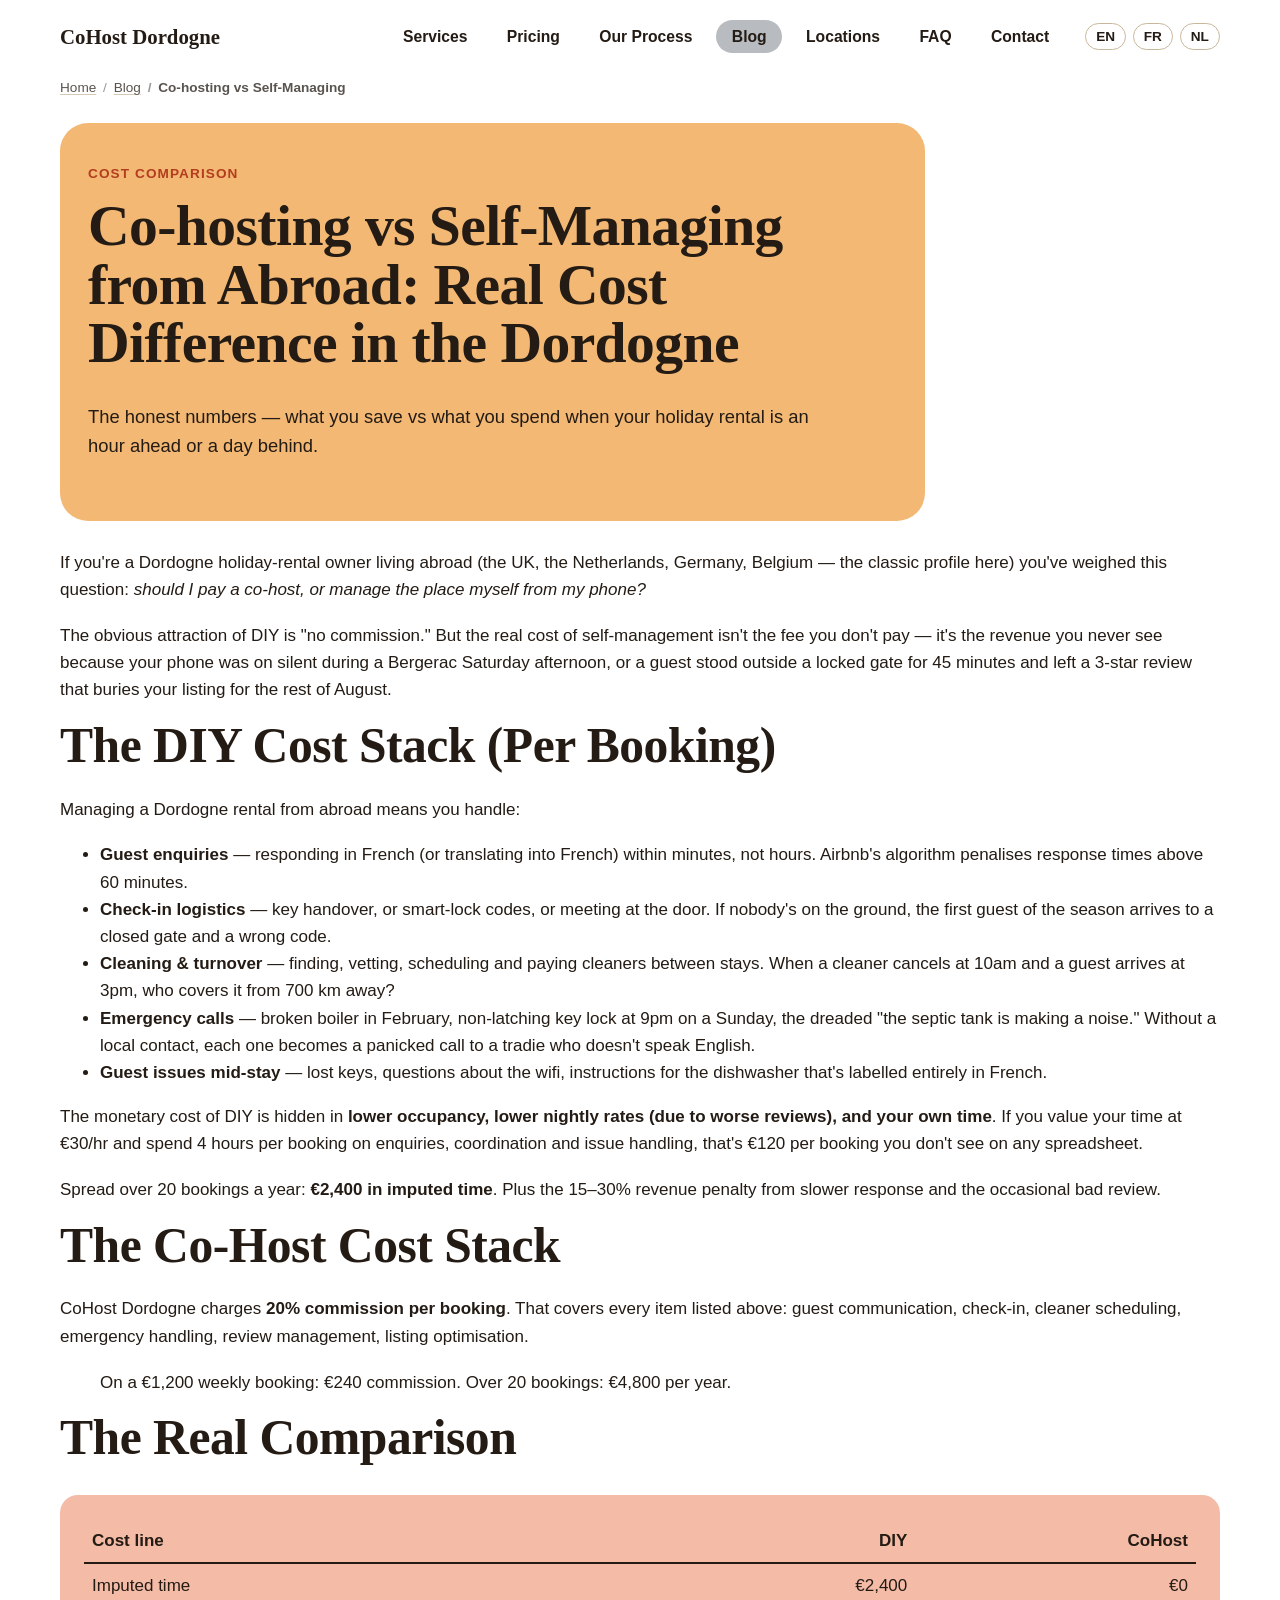
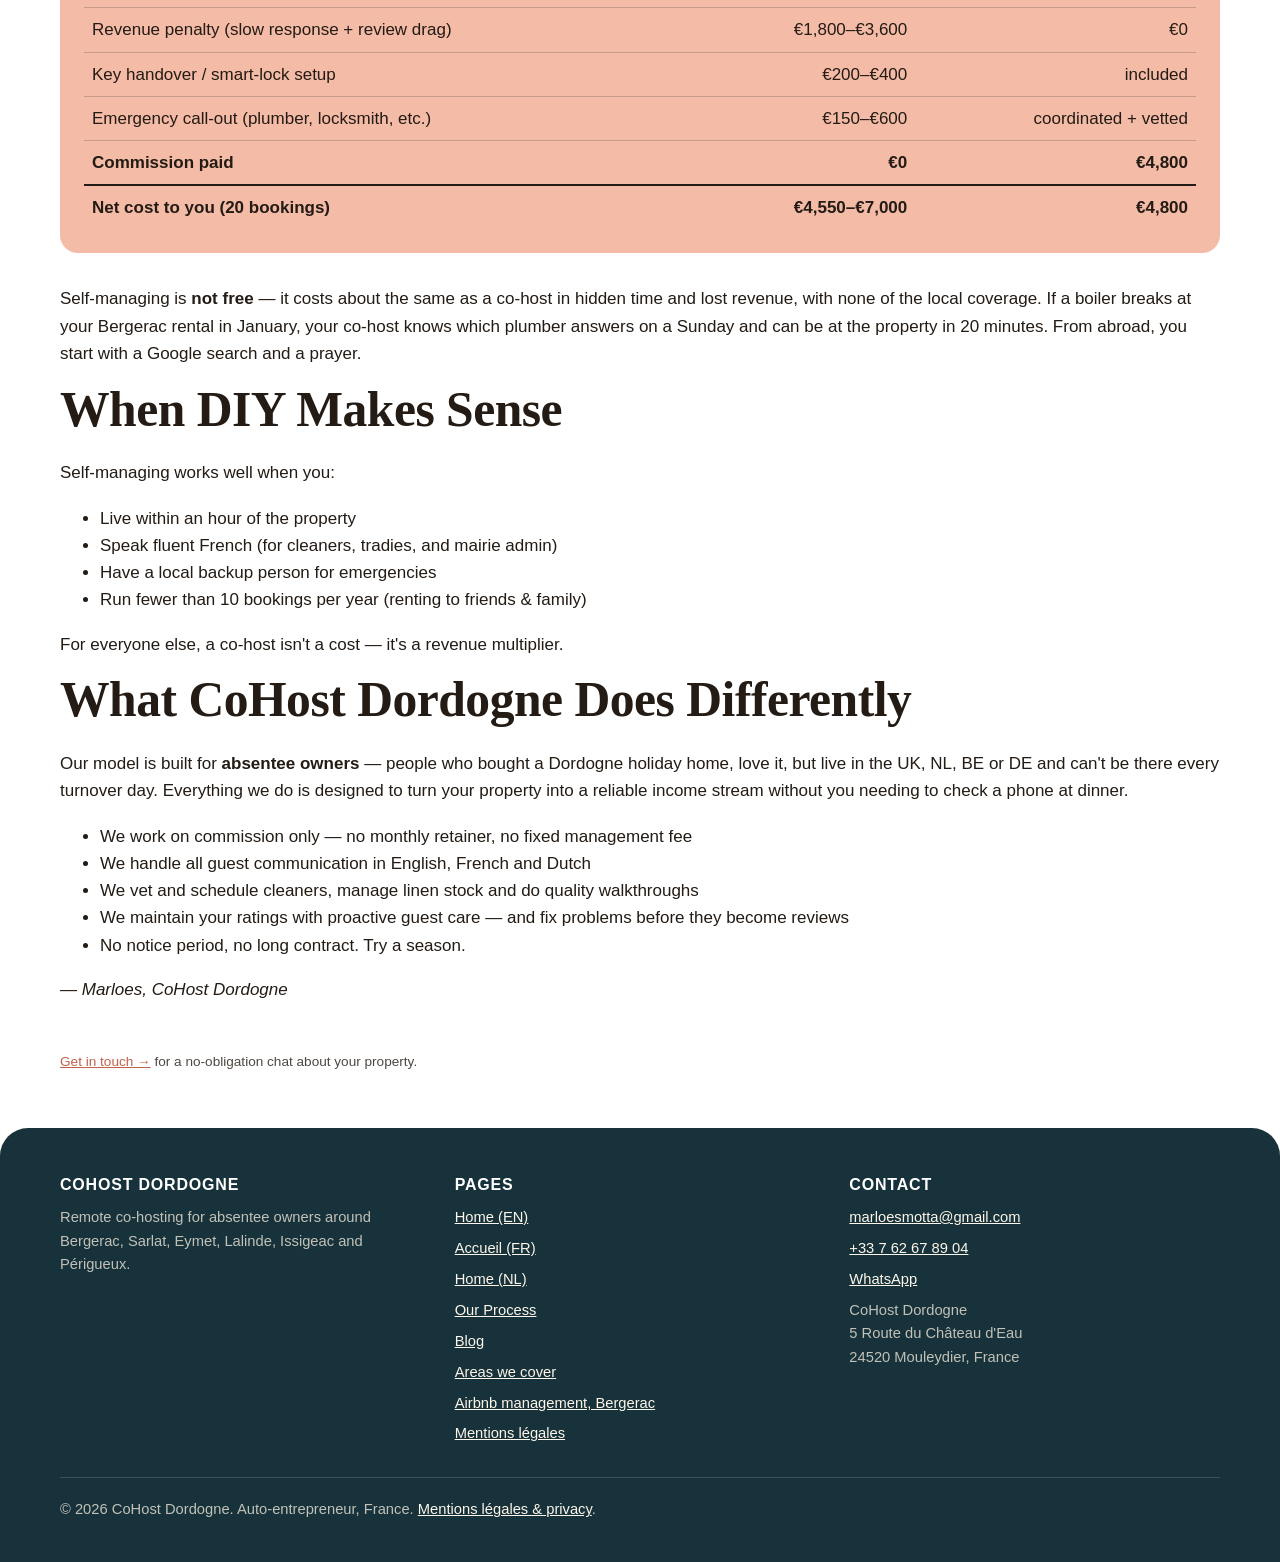
<file: blog/co-hosting-vs-self-managing/index.html>
<!DOCTYPE html>
<html lang="en">
<head>
<meta charset="UTF-8">
<meta name="viewport" content="width=device-width, initial-scale=1">
<title>Co-hosting vs Self-Managing from Abroad: Real Cost Difference in the Dordogne – CoHost Dordogne</title>
<meta name="description" content="A straightforward cost breakdown — co-host commission vs DIY management from abroad — for owners of Dordogne holiday rentals who actually want to stay profitable.">
<link rel="canonical" href="https://cohostdordogne.com/blog/co-hosting-vs-self-managing/">

<meta property="og:type" content="article">
<meta property="og:title" content="Co-hosting vs Self-Managing from Abroad: What's the Real Cost Difference in the Dordogne?">
<meta property="og:description" content="A straightforward cost breakdown — co-host commission vs DIY management from abroad — for owners of Dordogne holiday rentals who actually want to stay profitable.">
<meta property="og:url" content="https://cohostdordogne.com/blog/co-hosting-vs-self-managing/">
<meta property="og:locale" content="en_GB">
<meta property="og:image" content="https://cohostdordogne.com/assets/images/hero-property.jpg">

<meta name="twitter:card" content="summary_large_image">
<meta name="twitter:title" content="Co-hosting vs Self-Managing from Abroad: What's the Real Cost Difference in the Dordogne?">
<meta name="twitter:description" content="A straightforward cost breakdown — co-host commission vs DIY management from abroad — for owners of Dordogne holiday rentals who actually want to stay profitable.">
<meta name="twitter:image" content="https://cohostdordogne.com/assets/images/hero-property.jpg">

<link rel="icon" href="/favicon.svg" type="image/svg+xml">
<link rel="stylesheet" href="/css/style.css">

<style>
  body{margin:0;font-family:-apple-system,BlinkMacSystemFont,"Segoe UI",Roboto,Helvetica,Arial,sans-serif;color:#231b14;background:#ffffff}
  .header-inner{display:flex;align-items:center;justify-content:space-between;padding:1.25rem 1.25rem 0.75rem;max-width:1200px;margin:0 auto}
  .logo{font-family:Georgia,serif;font-weight:700;font-size:1.3rem;color:#231b14;text-decoration:none}
  .hero-main{border-radius:28px;background:#f3b874;padding:2.5rem 1.75rem}
  h1{font-family:Georgia,serif;font-weight:700;color:#231b14;line-height:1.02;font-size:clamp(2rem,5.5vw,3.6rem);margin:0 0 0.5em}
</style>

<script type="application/ld+json">
{
  "@context": "https://schema.org",
  "@type": "BlogPosting",
  "headline": "Co-hosting vs Self-Managing from Abroad: What's the Real Cost Difference in the Dordogne?",
  "description": "A straightforward cost breakdown — co-host commission vs DIY management from abroad — for owners of Dordogne holiday rentals who actually want to stay profitable.",
  "image": "https://cohostdordogne.com/assets/images/hero-property.jpg",
  "datePublished": "2026-08-15",
  "dateModified": "2026-08-15",
  "author": {
    "@type": "Person",
    "name": "Marloes Motta"
  },
  "publisher": {
    "@type": "Organization",
    "name": "CoHost Dordogne",
    "logo": {
      "@type": "ImageObject",
      "url": "https://cohostdordogne.com/favicon.svg"
    }
  },
  "mainEntityOfPage": "https://cohostdordogne.com/blog/co-hosting-vs-self-managing/"
}
</script>
</head>
<body>
<a class="skip-link" href="#main">Skip to content</a>

<header class="site-header">
  <div class="header-inner">
    <a class="logo" href="/">CoHost Dordogne</a>
    <nav class="main-nav" aria-label="Main navigation">
      <ul class="nav-links">
        <li><a href="/#services">Services</a></li>
        <li><a href="/#pricing">Pricing</a></li>
        <li><a href="/our-process/">Our Process</a></li>
        <li><a href="/blog/" aria-current="page">Blog</a></li>
        <li><a href="/airbnb-management-dordogne/">Locations</a></li>
        <li><a href="/#faq">FAQ</a></li>
        <li><a href="/#contact">Contact</a></li>
      </ul>
      <ul class="lang-switch" aria-label="Language">
        <li><a href="/" lang="en" hreflang="en">EN</a></li>
        <li><a href="/fr/" lang="fr" hreflang="fr">FR</a></li>
        <li><a href="/nl/" lang="nl" hreflang="nl">NL</a></li>
      </ul>
      <details class="nav-toggle">
        <summary aria-label="Open menu">
          <span class="icon-closed dots-icon" aria-hidden="true">
            <span></span><span></span><span></span>
            <span></span><span></span><span></span>
            <span></span><span></span><span></span>
          </span>
          <span class="icon-open" aria-hidden="true">✕</span>
        </summary>
        <div class="nav-overlay">
          <ul class="overlay-links">
            <li><a href="/#services">Services</a></li>
            <li><a href="/#pricing">Pricing</a></li>
            <li><a href="/our-process/">Our Process</a></li>
            <li><a href="/blog/" aria-current="page">Blog</a></li>
            <li><a href="/airbnb-management-dordogne/">Locations</a></li>
            <li><a href="/#faq">FAQ</a></li>
            <li><a href="/airbnb-management-bergerac/">Bergerac area</a></li>
            <li><a href="/#contact">Contact</a></li>
          </ul>
          <ul class="lang-switch" aria-label="Language">
            <li><a href="/" lang="en" hreflang="en">EN</a></li>
            <li><a href="/fr/" lang="fr" hreflang="fr">FR</a></li>
            <li><a href="/nl/" lang="nl" hreflang="nl">NL</a></li>
          </ul>
        </div>
      </details>
    </nav>
  </div>
</header>

<nav class="breadcrumb-nav" aria-label="Breadcrumb">
  <ol class="breadcrumb-list">
    <li><a href="/">Home</a></li>
    <li><a href="/blog/">Blog</a></li>
    <li aria-current="page">Co-hosting vs Self-Managing</li>
  </ol>
</nav>

<main id="main">

  <section class="hero">
    <div class="container">
      <div class="hero-inner">
        <div class="hero-main" style="max-width:100%;">
          <p class="hero-eyebrow">Cost comparison</p>
          <h1>Co-hosting vs Self-Managing from Abroad: Real Cost Difference in the Dordogne</h1>
          <p class="hero-lede">The honest numbers — what you save vs what you spend when your holiday rental is an hour ahead or a day behind.</p>
        </div>
      </div>
    </div>
  </section>

  <section class="section">
    <div class="container prose">

      <p>If you're a Dordogne holiday-rental owner living abroad (the UK, the Netherlands, Germany, Belgium — the classic profile here) you've weighed this question: <em>should I pay a co-host, or manage the place myself from my phone?</em></p>

      <p>The obvious attraction of DIY is "no commission." But the real cost of self-management isn't the fee you don't pay — it's the revenue you never see because your phone was on silent during a Bergerac Saturday afternoon, or a guest stood outside a locked gate for 45 minutes and left a 3-star review that buries your listing for the rest of August.</p>

      <h2>The DIY Cost Stack (Per Booking)</h2>

      <p>Managing a Dordogne rental from abroad means you handle:</p>
      <ul>
        <li><strong>Guest enquiries</strong> — responding in French (or translating into French) within minutes, not hours. Airbnb's algorithm penalises response times above 60 minutes.</li>
        <li><strong>Check-in logistics</strong> — key handover, or smart-lock codes, or meeting at the door. If nobody's on the ground, the first guest of the season arrives to a closed gate and a wrong code.</li>
        <li><strong>Cleaning &amp; turnover</strong> — finding, vetting, scheduling and paying cleaners between stays. When a cleaner cancels at 10am and a guest arrives at 3pm, who covers it from 700 km away?</li>
        <li><strong>Emergency calls</strong> — broken boiler in February, non-latching key lock at 9pm on a Sunday, the dreaded "the septic tank is making a noise." Without a local contact, each one becomes a panicked call to a tradie who doesn't speak English.</li>
        <li><strong>Guest issues mid-stay</strong> — lost keys, questions about the wifi, instructions for the dishwasher that's labelled entirely in French.</li>
      </ul>

      <p>The monetary cost of DIY is hidden in <strong>lower occupancy, lower nightly rates (due to worse reviews), and your own time</strong>. If you value your time at €30/hr and spend 4 hours per booking on enquiries, coordination and issue handling, that's €120 per booking you don't see on any spreadsheet.</p>

      <p>Spread over 20 bookings a year: <strong>€2,400 in imputed time</strong>. Plus the 15&ndash;30% revenue penalty from slower response and the occasional bad review.</p>

      <h2>The Co-Host Cost Stack</h2>

      <p>CoHost Dordogne charges <strong>20% commission per booking</strong>. That covers every item listed above: guest communication, check-in, cleaner scheduling, emergency handling, review management, listing optimisation.</p>

      <blockquote>
        <p>On a €1,200 weekly booking: €240 commission. Over 20 bookings: €4,800 per year.</p>
      </blockquote>

      <h2>The Real Comparison</h2>

      <div class="block block-coral" style="padding:1.5rem;border-radius:18px;margin:2rem 0;">
        <table style="width:100%;border-collapse:collapse;">
          <thead>
            <tr style="border-bottom:2px solid #231b14;">
              <th style="text-align:left;padding:0.5rem;">Cost line</th>
              <th style="text-align:right;padding:0.5rem;">DIY</th>
              <th style="text-align:right;padding:0.5rem;">CoHost</th>
            </tr>
          </thead>
          <tbody>
            <tr style="border-bottom:1px solid rgba(35,27,20,0.2);">
              <td style="padding:0.5rem;">Imputed time</td>
              <td style="text-align:right;padding:0.5rem;">€2,400</td>
              <td style="text-align:right;padding:0.5rem;">€0</td>
            </tr>
            <tr style="border-bottom:1px solid rgba(35,27,20,0.2);">
              <td style="padding:0.5rem;">Revenue penalty (slow response + review drag)</td>
              <td style="text-align:right;padding:0.5rem;">€1,800&ndash;€3,600</td>
              <td style="text-align:right;padding:0.5rem;">€0</td>
            </tr>
            <tr style="border-bottom:1px solid rgba(35,27,20,0.2);">
              <td style="padding:0.5rem;">Key handover / smart-lock setup</td>
              <td style="text-align:right;padding:0.5rem;">€200&ndash;€400</td>
              <td style="text-align:right;padding:0.5rem;">included</td>
            </tr>
            <tr style="border-bottom:1px solid rgba(35,27,20,0.2);">
              <td style="padding:0.5rem;">Emergency call-out (plumber, locksmith, etc.)</td>
              <td style="text-align:right;padding:0.5rem;">€150&ndash;€600</td>
              <td style="text-align:right;padding:0.5rem;">coordinated + vetted</td>
            </tr>
            <tr style="font-weight:700;">
              <td style="padding:0.5rem;">Commission paid</td>
              <td style="text-align:right;padding:0.5rem;">€0</td>
              <td style="text-align:right;padding:0.5rem;">€4,800</td>
            </tr>
            <tr style="font-weight:700;border-top:2px solid #231b14;">
              <td style="padding:0.5rem;">Net cost to you (20 bookings)</td>
              <td style="text-align:right;padding:0.5rem;"><strong>€4,550&ndash;€7,000</strong></td>
              <td style="text-align:right;padding:0.5rem;"><strong>€4,800</strong></td>
            </tr>
          </tbody>
        </table>
      </div>

      <p>Self-managing is <strong>not free</strong> — it costs about the same as a co-host in hidden time and lost revenue, with none of the local coverage. If a boiler breaks at your Bergerac rental in January, your co-host knows which plumber answers on a Sunday and can be at the property in 20 minutes. From abroad, you start with a Google search and a prayer.</p>

      <h2>When DIY Makes Sense</h2>
      <p>Self-managing works well when you:</p>
      <ul>
        <li>Live within an hour of the property</li>
        <li>Speak fluent French (for cleaners, tradies, and mairie admin)</li>
        <li>Have a local backup person for emergencies</li>
        <li>Run fewer than 10 bookings per year (renting to friends &amp; family)</li>
      </ul>
      <p>For everyone else, a co-host isn't a cost — it's a revenue multiplier.</p>

      <h2>What CoHost Dordogne Does Differently</h2>
      <p>Our model is built for <strong>absentee owners</strong> — people who bought a Dordogne holiday home, love it, but live in the UK, NL, BE or DE and can't be there every turnover day. Everything we do is designed to turn your property into a reliable income stream without you needing to check a phone at dinner.</p>
      <ul>
        <li>We work on commission only — no monthly retainer, no fixed management fee</li>
        <li>We handle all guest communication in English, French and Dutch</li>
        <li>We vet and schedule cleaners, manage linen stock and do quality walkthroughs</li>
        <li>We maintain your ratings with proactive guest care — and fix problems before they become reviews</li>
        <li>No notice period, no long contract. Try a season.</li>
      </ul>

      <p><em>— Marloes, CoHost Dordogne</em></p>

      <p class="figure-caption" style="margin-top:3rem;"><a href="/#contact">Get in touch →</a> for a no-obligation chat about your property.</p>

    </div>
  </section>

</main>

<footer class="site-footer">
  <div class="container">
    <div class="footer-grid">
      <div>
        <h3>CoHost Dordogne</h3>
        <p>Remote co-hosting for absentee owners around Bergerac, Sarlat, Eymet, Lalinde, Issigeac and Périgueux.</p>
      </div>
      <div>
        <h3>Pages</h3>
        <ul>
          <li><a href="/">Home (EN)</a></li>
          <li><a href="/fr/">Accueil (FR)</a></li>
          <li><a href="/nl/">Home (NL)</a></li>
          <li><a href="/our-process/">Our Process</a></li>
          <li><a href="/blog/">Blog</a></li>
          <li><a href="/airbnb-management-dordogne/">Areas we cover</a></li>
          <li><a href="/airbnb-management-bergerac/">Airbnb management, Bergerac</a></li>
          <li><a href="/mentions-legales/">Mentions légales</a></li>
        </ul>
      </div>
      <div>
        <h3>Contact</h3>
        <ul>
          <li><a href="mailto:marloesmotta@gmail.com">marloesmotta@gmail.com</a></li>
          <li><a href="tel:+33762678904">+33 7 62 67 89 04</a></li>
          <li><a href="https://wa.me/33762678904">WhatsApp</a></li>
        </ul>
        <address>CoHost Dordogne<br>5 Route du Château d'Eau<br>24520 Mouleydier, France</address>
      </div>
    </div>
    <div class="footer-bottom">
      <p>&copy; 2026 CoHost Dordogne. Auto-entrepreneur, France. <a href="/mentions-legales/">Mentions l&eacute;gales &amp; privacy</a>.</p>
    </div>
  </div>
</footer>

</body>
</html>
</file>
<file: css/style.css>
/* CoHost Dordogne — shared stylesheet. No build step: plain CSS, mobile-first.
   Palette: soft cream, dusty coral/salmon, warm apricot, pastel sky-blue,
   cool grey neutral, one dark teal anchor. Light group always pairs with
   ink text; the single dark group always pairs with cream text. */

:root {
  --color-cream: #fdf6ea;
  --color-mist: #b8bbc0;
  --color-stone-line: #c9b79a;
  --color-coral: #f4bba7;
  --color-coral-text: #b23d1f;
  --color-coral-solid: #d54b23;
  --color-apricot: #f3b874;
  --color-sky: #acecfc;
  --color-teal-dark: #17323a;
  --color-teal-mid: #1f4048;
  --color-ink: #231b14;
  --color-white: #ffffff;
  --color-focus: #1d5fd6;
  --font-serif: Georgia, "Iowan Old Style", "Palatino Linotype", "Book Antiqua", serif;
  --font-sans: -apple-system, BlinkMacSystemFont, "Segoe UI", Roboto, Helvetica, Arial, sans-serif;
  --max-width: 1200px;
  --radius-lg: 28px;
  --radius: 14px;
  --radius-sm: 8px;
}

* {
  box-sizing: border-box;
}

html {
  -webkit-text-size-adjust: 100%;
}

body {
  margin: 0;
  font-family: var(--font-sans);
  color: var(--color-ink);
  background: var(--color-white);
  line-height: 1.6;
  font-size: 1.0625rem;
}

img {
  max-width: 100%;
  height: auto;
  display: block;
}

h1, h2, h3 {
  font-family: var(--font-serif);
  font-weight: 700;
  color: var(--color-ink);
  line-height: 0.98;
  letter-spacing: -0.01em;
  margin: 0 0 0.5em;
}

h1 {
  font-size: clamp(2.4rem, 7vw, 4.6rem);
}

h2 {
  font-size: clamp(1.9rem, 4.6vw, 3.1rem);
  margin-top: 0;
}

h3 {
  font-size: 1.3rem;
  line-height: 1.15;
}

p {
  margin: 0 0 1.1em;
}

a {
  color: var(--color-coral-text);
}

a:hover {
  color: var(--color-coral);
}

a:focus-visible,
button:focus-visible,
input:focus-visible,
textarea:focus-visible,
summary:focus-visible {
  outline: 3px solid var(--color-focus);
  outline-offset: 2px;
}

.skip-link {
  position: absolute;
  left: -999px;
  top: 0;
  background: var(--color-white);
  color: var(--color-ink);
  padding: 0.75em 1.2em;
  z-index: 100;
  border-radius: 0 0 var(--radius-sm) 0;
}

.skip-link:focus {
  left: 0;
}

.container {
  max-width: var(--max-width);
  margin: 0 auto;
  padding: 0 1.25rem;
}

/* Header */

.site-header {
  background: var(--color-white);
}

.header-inner {
  display: flex;
  align-items: center;
  justify-content: space-between;
  padding: 1.25rem 1.25rem 0.75rem;
  max-width: var(--max-width);
  margin: 0 auto;
  gap: 0.75rem;
  flex-wrap: wrap;
}

.logo {
  font-family: var(--font-serif);
  font-weight: 700;
  font-size: 1.3rem;
  color: var(--color-ink);
  text-decoration: none;
  white-space: nowrap;
}

@media (min-width: 30rem) {
  .logo {
    font-size: 1.5rem;
  }
}

.main-nav {
  display: flex;
  align-items: center;
  gap: 1.25rem;
}

.nav-links {
  display: none;
  list-style: none;
  margin: 0;
  padding: 0;
  gap: 0.5rem;
}

.nav-links a {
  text-decoration: none;
  color: var(--color-ink);
  font-weight: 600;
  font-size: 0.98rem;
  padding: 0.5em 1em;
  border-radius: 999px;
}

.nav-links a:hover,
.nav-links a[aria-current="page"] {
  background: var(--color-mist);
  color: var(--color-ink);
}

.lang-switch {
  display: flex;
  gap: 0.4rem;
  list-style: none;
  margin: 0;
  padding: 0;
  font-size: 0.85rem;
}

.lang-switch a {
  text-decoration: none;
  padding: 0.35em 0.75em;
  border-radius: 999px;
  border: 1px solid var(--color-stone-line);
  color: var(--color-ink);
  font-weight: 700;
}

.lang-switch a[aria-current="true"] {
  background: var(--color-teal-dark);
  color: var(--color-cream);
  border-color: var(--color-teal-dark);
}

/* Nav toggle: round icon button + full overlay panel, no JS */

.nav-toggle {
  display: block;
  position: relative;
}

.nav-toggle summary {
  cursor: pointer;
  list-style: none;
  width: 3rem;
  height: 3rem;
  border-radius: 50%;
  background: var(--color-teal-dark);
  display: flex;
  align-items: center;
  justify-content: center;
  position: relative;
  z-index: 60;
}

.nav-toggle summary::-webkit-details-marker {
  display: none;
}

.dots-icon {
  width: 16px;
  height: 16px;
  display: grid;
  grid-template-columns: repeat(3, 1fr);
  gap: 2px;
}

.dots-icon span {
  background: var(--color-cream);
  border-radius: 50%;
  width: 100%;
  height: 100%;
}

.icon-open {
  display: none;
  color: var(--color-cream);
  font-size: 1.3rem;
  line-height: 1;
}

.nav-toggle[open] .icon-closed {
  display: none;
}

.nav-toggle[open] .icon-open {
  display: block;
}

.nav-overlay {
  position: fixed;
  inset: 4vh 4vw;
  z-index: 50;
  background: var(--color-teal-dark);
  border-radius: var(--radius-lg);
  padding: 5rem 2rem 2rem;
  display: flex;
  flex-direction: column;
  gap: 1rem;
  overflow-y: auto;
  box-shadow: 0 20px 60px rgba(0, 0, 0, 0.35);
}

.nav-overlay .overlay-links {
  list-style: none;
  margin: 0 0 2rem;
  padding: 0;
  display: flex;
  flex-direction: column;
  gap: 0.5rem;
}

.nav-overlay .overlay-links a {
  font-family: var(--font-sans);
  font-weight: 700;
  font-size: clamp(1.7rem, 8vw, 2.4rem);
  color: var(--color-cream);
  text-decoration: none;
  display: inline-block;
}

.nav-overlay .overlay-links a:hover {
  color: var(--color-apricot);
}

.nav-overlay .lang-switch a {
  border-color: rgba(250, 243, 231, 0.4);
  color: var(--color-cream);
}

.nav-overlay .lang-switch a[aria-current="true"] {
  background: var(--color-apricot);
  border-color: var(--color-apricot);
  color: var(--color-ink);
}

/* Breadcrumb trail */

.breadcrumb-nav {
  max-width: var(--max-width);
  margin: 0 auto;
  padding: 0.75rem 1.25rem 0;
}

.breadcrumb-list {
  display: flex;
  flex-wrap: wrap;
  list-style: none;
  margin: 0;
  padding: 0;
  font-size: 0.85rem;
  color: var(--color-ink);
  opacity: 0.75;
}

.breadcrumb-list li {
  display: flex;
  align-items: center;
}

.breadcrumb-list li + li::before {
  content: "/";
  margin: 0 0.5em;
  opacity: 0.6;
}

.breadcrumb-list a {
  color: var(--color-ink);
  text-decoration: underline;
  text-decoration-color: var(--color-stone-line);
  text-underline-offset: 0.15em;
}

.breadcrumb-list a:hover {
  text-decoration-color: var(--color-ink);
}

.breadcrumb-list [aria-current="page"] {
  font-weight: 700;
  opacity: 1;
}

/* Location cards */

.location-card {
  display: flex;
  flex-direction: column;
  gap: 0.5rem;
}

.location-card .tag-pill {
  align-self: flex-start;
}

@media (min-width: 60rem) {
  .nav-toggle {
    display: none;
  }
  .nav-links {
    display: flex;
  }
}

/* Buttons */

.btn {
  display: inline-block;
  font-family: var(--font-sans);
  font-weight: 700;
  font-size: 1rem;
  padding: 0.95em 1.9em;
  border-radius: 999px;
  text-decoration: none;
  border: 2px solid transparent;
  cursor: pointer;
}

.btn-primary {
  background: var(--color-coral);
  color: var(--color-ink);
}

.btn-primary:hover {
  background: var(--color-coral-text);
  color: var(--color-cream);
}

.btn-dark {
  background: var(--color-teal-dark);
  color: var(--color-cream);
}

.btn-dark:hover {
  background: var(--color-teal-mid);
  color: var(--color-cream);
}

.btn-secondary {
  background: transparent;
  border-color: var(--color-ink);
  color: var(--color-ink);
}

.btn-secondary:hover {
  background: rgba(35, 27, 20, 0.06);
}

.btn-on-dark {
  background: var(--color-cream);
  color: var(--color-ink);
}

.btn-on-dark:hover {
  background: var(--color-apricot);
}

/* Sections */

.section {
  padding: 1.25rem 0;
}

.section-intro {
  max-width: 42em;
  margin-bottom: 1.75rem;
}

.section-intro p {
  color: var(--color-ink);
  opacity: 0.85;
}

.block-dark .section-intro p {
  color: var(--color-coral);
  opacity: 1;
}

/* Bento blocks */

.bento {
  display: grid;
  gap: 1.1rem;
  grid-template-columns: 1fr;
}

@media (min-width: 40rem) {
  .bento {
    grid-template-columns: repeat(4, 1fr);
  }
  .span-2 {
    grid-column: span 2;
  }
  .span-3 {
    grid-column: span 3;
  }
  .span-4 {
    grid-column: span 4;
  }
}

.block {
  border-radius: var(--radius-lg);
  padding: 2rem;
}

.block-flush {
  padding: 0;
  overflow: hidden;
}

/* Light group: always paired with ink text (all pass 4.5:1+ AA). */
.block-cream {
  background: var(--color-cream);
  color: var(--color-ink);
  border: 1px solid var(--color-stone-line);
}

.block-mist {
  background: var(--color-mist);
  color: var(--color-ink);
}

.block-apricot {
  background: var(--color-apricot);
  color: var(--color-ink);
}

.block-sky {
  background: var(--color-sky);
  color: var(--color-ink);
}

.block-coral {
  background: var(--color-coral);
  color: var(--color-ink);
}

/* Dark group: single dark teal anchor, always paired with cream text. */
.block-dark {
  background: var(--color-teal-dark);
  color: var(--color-cream);
}

.block-dark a:not(.btn) {
  color: inherit;
  text-decoration-underline-offset: 3px;
}

.block h2,
.block h3 {
  color: inherit;
}

.block p:last-child {
  margin-bottom: 0;
}

.block-eyebrow {
  text-transform: uppercase;
  letter-spacing: 0.08em;
  font-size: 0.8rem;
  font-weight: 700;
  opacity: 0.75;
  margin-bottom: 0.75rem;
}

/* Accent copy: serif body text in an accent color, used sparingly to break
   up the sans/ink default — a handful of passages, not every paragraph. */

.accent-copy {
  font-family: var(--font-serif);
  font-size: 1.15em;
  line-height: 1.5;
}

.accent-copy--teal {
  color: var(--color-teal-dark);
}

.accent-copy--coral {
  color: var(--color-coral-text);
}

/* Pill tags — the "highlighter" chip look, also used inline as .hl */

.tag-pill {
  display: inline-block;
  border-radius: 8px;
  padding: 0.3em 0.7em;
  font-size: 0.85rem;
  font-weight: 700;
  background: rgba(35, 27, 20, 0.08);
  color: inherit;
  margin: 0 0.4em 0.4em 0;
}

.block-dark .tag-pill {
  background: rgba(250, 243, 231, 0.18);
}

.tag-list {
  margin-top: 1rem;
}

/* Inline highlight marks — a soft "highlighter pen" over a key phrase.
   Used sparingly (a handful of times), not on every paragraph. */

.hl {
  background: var(--color-coral);
  color: var(--color-ink);
  padding: 0.05em 0.35em;
  border-radius: 6px;
  box-decoration-break: clone;
  -webkit-box-decoration-break: clone;
}

.hl-apricot {
  background: var(--color-apricot);
}

.hl-sky {
  background: var(--color-sky);
}

/* Hero */

.hero {
  padding: 1.5rem 0 0.5rem;
}

.hero-inner {
  display: grid;
  gap: 1.25rem;
  grid-template-columns: 1fr;
}

@media (min-width: 40rem) {
  .hero-inner {
    grid-template-columns: repeat(4, 1fr);
  }
}

.hero-main {
  border-radius: var(--radius-lg);
  background: var(--color-apricot);
  padding: 2.5rem 1.75rem;
}

@media (min-width: 40rem) {
  .hero-main {
    grid-column: span 3;
    padding: 3.5rem;
  }
  .hero-figure {
    grid-column: span 1;
  }
}

.hero-eyebrow {
  text-transform: uppercase;
  letter-spacing: 0.08em;
  font-size: 0.85rem;
  color: var(--color-coral-text);
  font-weight: 700;
  margin-bottom: 0.75rem;
}

.hero-lede {
  font-size: 1.15rem;
  max-width: 40em;
}

.hero-ctas {
  display: flex;
  flex-wrap: wrap;
  gap: 0.9rem;
  margin-top: 1.5rem;
}

.hero-figure {
  border-radius: var(--radius-lg);
  overflow: hidden;
  background: var(--color-teal-dark);
  display: flex;
  align-items: stretch;
}

.hero-figure img {
  width: 100%;
  height: 100%;
  object-fit: cover;
}

/* Stat block */

.stat-block {
  display: grid;
  gap: 1.25rem;
}

@media (min-width: 40rem) {
  .stat-block {
    grid-template-columns: repeat(3, 1fr);
  }
}

.stat-number {
  font-family: var(--font-serif);
  font-weight: 700;
  font-size: clamp(2.2rem, 5vw, 2.8rem);
  display: block;
  line-height: 1;
  margin-bottom: 0.4rem;
}

.stat-label {
  opacity: 0.9;
  font-size: 0.98rem;
}

.stat-source {
  font-size: 0.85rem;
  opacity: 0.75;
  margin-top: 1.5rem;
  margin-bottom: 0;
}

/* Pricing */

.price-figure {
  font-family: var(--font-serif);
  font-weight: 700;
  font-size: clamp(2.6rem, 7vw, 3.6rem);
  line-height: 1;
  margin-bottom: 1rem;
}

.price-figure span {
  font-size: 1.15rem;
  font-family: var(--font-sans);
  font-weight: 600;
  opacity: 0.85;
}

.pricing-list {
  list-style: none;
  margin: 1.25rem 0;
  padding: 0;
}

.pricing-list li {
  padding-left: 1.7em;
  position: relative;
  margin-bottom: 0.6em;
}

.pricing-list li::before {
  content: "✓";
  position: absolute;
  left: 0;
  font-weight: bold;
}

/* Figure placeholders */

.figure-placeholder {
  margin: 0;
  height: 100%;
}

.figure-placeholder img {
  width: 100%;
  height: 100%;
  min-height: 220px;
  object-fit: cover;
}

.figure-caption {
  font-size: 0.85rem;
  opacity: 0.8;
  margin-top: 0.6rem;
}

/* Steps */

.steps {
  list-style: none;
  margin: 0;
  padding: 0;
  counter-reset: step;
  display: grid;
  gap: 1.1rem;
}

@media (min-width: 40rem) {
  .steps {
    grid-template-columns: repeat(4, 1fr);
  }
}

.steps li {
  counter-increment: step;
  padding-top: 2.75rem;
  position: relative;
}

.steps li::before {
  content: counter(step);
  position: absolute;
  top: 0;
  left: 0;
  font-family: var(--font-serif);
  font-weight: 700;
  font-size: 1.3rem;
  color: var(--color-cream);
  background: var(--color-coral-solid);
  width: 2.25rem;
  height: 2.25rem;
  border-radius: 50%;
  display: flex;
  align-items: center;
  justify-content: center;
}

/* FAQ */

.faq-item {
  border-bottom: 1px solid var(--color-stone-line);
  padding: 1.1rem 0;
}

.faq-item:last-child {
  border-bottom: none;
}

.faq-item summary {
  cursor: pointer;
  font-family: var(--font-serif);
  font-weight: 700;
  font-size: 1.2rem;
  color: var(--color-ink);
}

.faq-item[open] summary {
  margin-bottom: 0.6rem;
}

/* Contact */

.contact-grid {
  display: grid;
  gap: 1.25rem;
}

@media (min-width: 50rem) {
  .contact-grid {
    grid-template-columns: 1.1fr 0.9fr;
  }
}

.form-field {
  margin-bottom: 1.1rem;
}

.form-field label {
  display: block;
  font-weight: 700;
  margin-bottom: 0.4em;
}

.form-field input,
.form-field textarea,
.form-field select {
  width: 100%;
  padding: 0.75em 0.9em;
  border: none;
  border-radius: var(--radius-sm);
  font-family: inherit;
  font-size: 1rem;
  background: var(--color-cream);
  color: var(--color-ink);
}

.form-note {
  font-size: 0.85rem;
  opacity: 0.85;
}

.fallback-contact a {
  font-weight: 700;
}

/* Footer */

.site-footer {
  background: var(--color-teal-dark);
  color: rgba(251, 242, 227, 0.75);
  padding: 3rem 0 1.5rem;
  font-size: 0.92rem;
  margin-top: 1.25rem;
  border-radius: var(--radius-lg) var(--radius-lg) 0 0;
}

.site-footer a {
  color: var(--color-cream);
}

.footer-grid {
  display: grid;
  gap: 1.5rem;
  margin-bottom: 1.5rem;
}

@media (min-width: 40rem) {
  .footer-grid {
    grid-template-columns: repeat(3, 1fr);
  }
}

.footer-grid h3 {
  color: var(--color-white);
  font-size: 1rem;
  font-family: var(--font-sans);
  text-transform: uppercase;
  letter-spacing: 0.05em;
  margin-bottom: 0.75rem;
}

.footer-grid ul {
  list-style: none;
  margin: 0;
  padding: 0;
}

.footer-grid li {
  margin-bottom: 0.5em;
}

.footer-grid address {
  font-style: normal;
}

.footer-bottom {
  border-top: 1px solid rgba(255, 255, 255, 0.15);
  padding-top: 1.25rem;
}

.visually-hidden {
  position: absolute;
  width: 1px;
  height: 1px;
  overflow: hidden;
  clip: rect(0, 0, 0, 0);
  white-space: nowrap;
}
</file>
